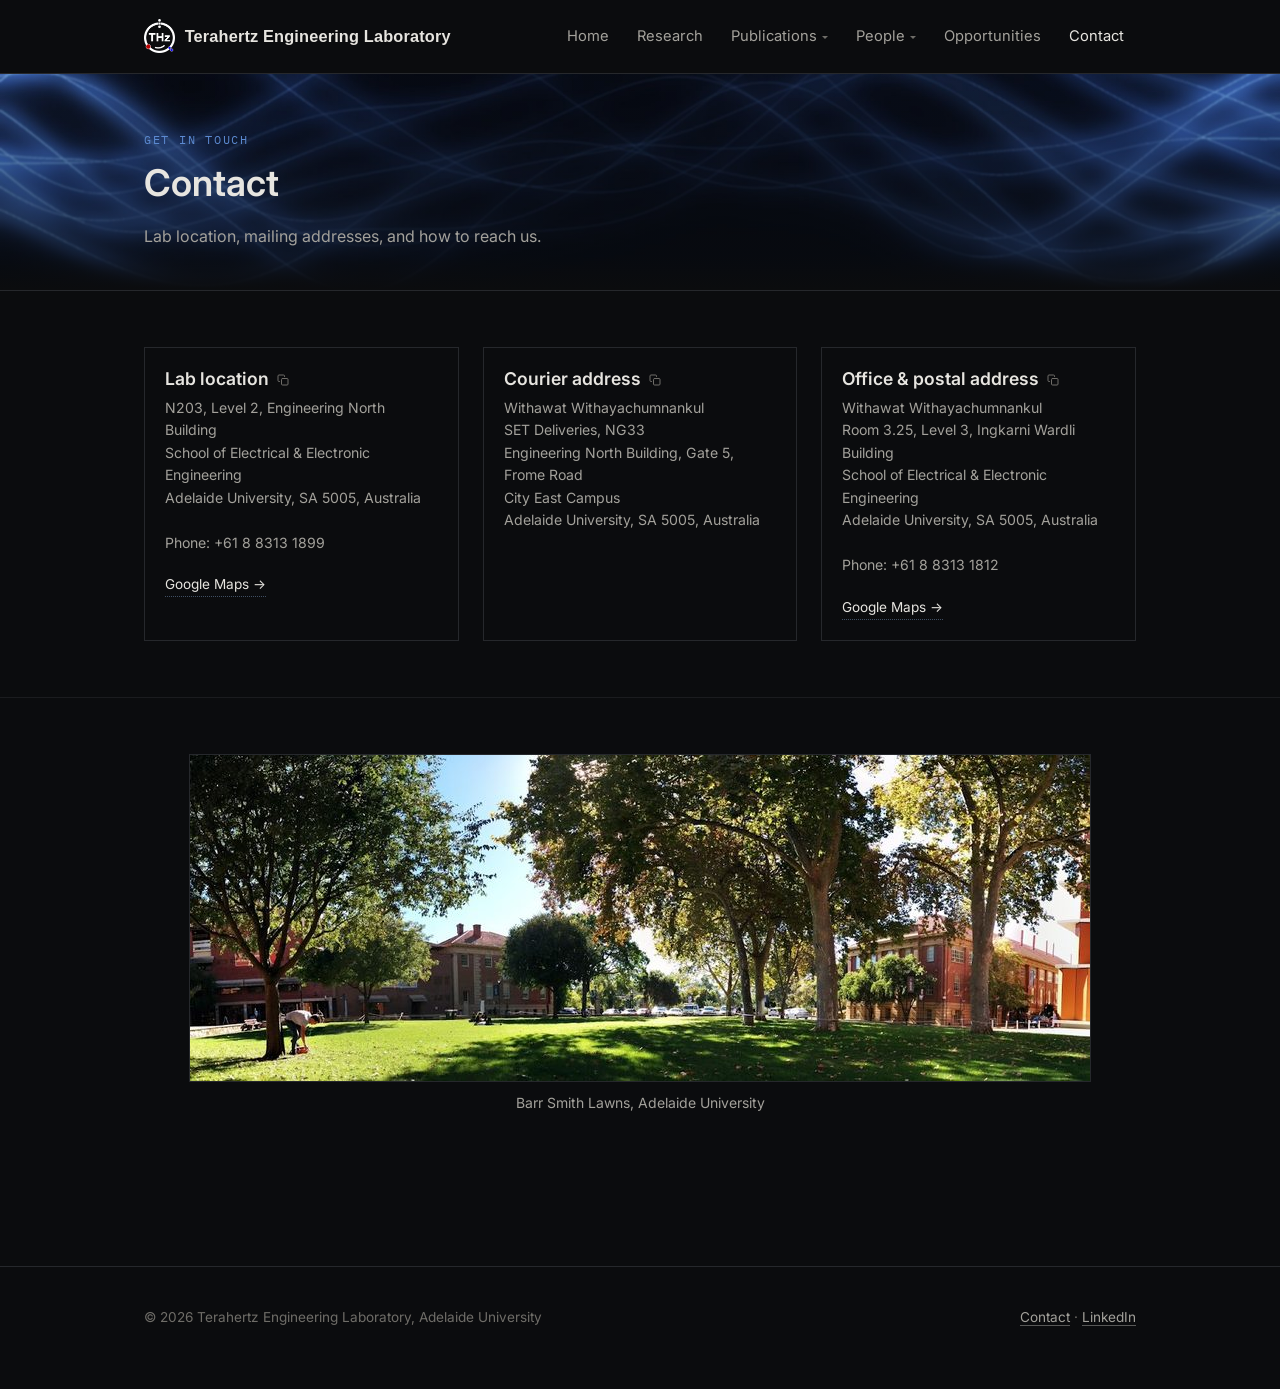
<file: contact.html>
<!DOCTYPE html>
<html lang="en">
<head>
<meta charset="UTF-8">
<meta name="viewport" content="width=device-width, initial-scale=1">
<meta http-equiv="Cache-Control" content="no-cache, no-store, must-revalidate">
<title>Contact — Terahertz Engineering Laboratory</title>
<meta name="description" content="Contact and location details for the Terahertz Engineering Laboratory, Adelaide University.">
<link rel="canonical" href="https://thz-el.org/contact.html">
<meta property="og:type" content="website">
<meta property="og:site_name" content="Terahertz Engineering Laboratory">
<meta property="og:title" content="Contact — Terahertz Engineering Laboratory">
<meta property="og:description" content="Contact and location details for the Terahertz Engineering Laboratory, Adelaide University.">
<meta property="og:url" content="https://thz-el.org/contact.html">
<meta property="og:image" content="https://thz-el.org/assets/img/group-photo-1.jpg">
<meta name="twitter:card" content="summary_large_image">
<link rel="icon" href="/assets/img/brand/favicon.png" type="image/png">
<link rel="preconnect" href="https://fonts.googleapis.com">
<link rel="preconnect" href="https://fonts.gstatic.com" crossorigin>
<link href="https://fonts.googleapis.com/css2?family=Inter:wght@400;500;600&family=IBM+Plex+Mono:wght@400;500&display=swap" rel="stylesheet">
<link rel="stylesheet" href="/assets/css/style.css?v=20260927d">
</head>
<body>

<header class="site-header">
  <div class="site-header-inner">
    <a class="brand plain" href="/index.html">
      <img class="brand-mark" src="/assets/img/brand/mark-white.png" alt="THz">
      <span class="brand-name">Terahertz Engineering Laboratory</span>
    </a>
    <nav class="primary-nav" aria-label="Primary">
      <ul>
        <li><a href="/index.html">Home</a></li>
        <li><a href="/research.html">Research</a></li>
        <li class="has-children">
          <button class="nav-parent" aria-expanded="false">Publications</button>
          <div class="submenu">
            <a href="/publications/journal-articles.html">Journal Articles</a>
            <a href="/publications/conference-presentations.html">Conference Presentations</a>
            <a href="/publications/phd-theses.html">PhD Theses</a>
            <a href="/publications/codes.html">Codes</a>
          </div>
        </li>
        <li class="has-children">
          <button class="nav-parent" aria-expanded="false">People</button>
          <div class="submenu">
            <a href="/people/researchers.html">Researchers</a>
            <a href="/people/alumni.html">Alumni</a>
            <a href="/people/coursework.html">Coursework Students</a>
            <a href="/people/visitors.html">Visitors</a>
          </div>
        </li>
        <li><a href="/opportunities.html">Opportunities</a></li>
        <li><a href="/contact.html" aria-current="page">Contact</a></li>
      </ul>
    </nav>
    <button class="nav-toggle" aria-label="Toggle navigation" aria-expanded="false"><span></span></button>
  </div>
</header>

<main>

  <section class="page-hero">
    <div class="wrap-wide">
      <p class="hero-eyebrow">Get in touch</p>
      <h1>Contact</h1>
      <p class="lead">Lab location, mailing addresses, and how to reach us.</p>
    </div>
  </section>

  <section class="block">
    <div class="wrap-wide">
      <div class="card-grid card-grid-compact">
        <div class="card">
          <h3>Lab location <button type="button" class="copy-btn copy-btn-sm" aria-label="Copy lab location address" data-copy="N203, Level 2, Engineering North Building&#10;School of Electrical &amp; Electronic Engineering&#10;Adelaide University, SA 5005, Australia"><svg viewBox="0 0 24 24" width="12" height="12" fill="none" stroke="currentColor" stroke-width="2" stroke-linecap="round" stroke-linejoin="round"><rect x="9" y="9" width="13" height="13" rx="2"></rect><path d="M5 15H4a2 2 0 0 1-2-2V4a2 2 0 0 1 2-2h9a2 2 0 0 1 2 2v1"></path></svg></button></h3>
          <p class="address">N203, Level 2, Engineering North Building<br>
          School of Electrical &amp; Electronic Engineering<br>
          Adelaide University, SA 5005, Australia</p>
          <p class="small">Phone: +61 8 8313 1899</p>
          <div class="entry-links"><a href="https://www.google.com/maps/search/?api=1&amp;query=Engineering+North+Building%2C+University+of+Adelaide">Google Maps &rarr;</a></div>
        </div>
        <div class="card">
          <h3>Courier address <button type="button" class="copy-btn copy-btn-sm" aria-label="Copy courier address" data-copy="Withawat Withayachumnankul&#10;SET Deliveries, NG33&#10;Engineering North Building, Gate 5, Frome Road&#10;City East Campus&#10;Adelaide University, SA 5005, Australia"><svg viewBox="0 0 24 24" width="12" height="12" fill="none" stroke="currentColor" stroke-width="2" stroke-linecap="round" stroke-linejoin="round"><rect x="9" y="9" width="13" height="13" rx="2"></rect><path d="M5 15H4a2 2 0 0 1-2-2V4a2 2 0 0 1 2-2h9a2 2 0 0 1 2 2v1"></path></svg></button></h3>
          <p class="address">Withawat Withayachumnankul<br>
          SET Deliveries, NG33<br>
          Engineering North Building, Gate 5, Frome Road<br>
          City East Campus<br>
          Adelaide University, SA 5005, Australia</p>
        </div>
        <div class="card">
          <h3>Office &amp; postal address <button type="button" class="copy-btn copy-btn-sm" aria-label="Copy office and postal address" data-copy="Withawat Withayachumnankul&#10;Room 3.25, Level 3, Ingkarni Wardli Building&#10;School of Electrical &amp; Electronic Engineering&#10;Adelaide University, SA 5005, Australia"><svg viewBox="0 0 24 24" width="12" height="12" fill="none" stroke="currentColor" stroke-width="2" stroke-linecap="round" stroke-linejoin="round"><rect x="9" y="9" width="13" height="13" rx="2"></rect><path d="M5 15H4a2 2 0 0 1-2-2V4a2 2 0 0 1 2-2h9a2 2 0 0 1 2 2v1"></path></svg></button></h3>
          <p class="address">Withawat Withayachumnankul<br>
          Room 3.25, Level 3, Ingkarni Wardli Building<br>
          School of Electrical &amp; Electronic Engineering<br>
          Adelaide University, SA 5005, Australia</p>
          <p class="small">Phone: +61 8 8313 1812</p>
          <div class="entry-links"><a href="https://www.google.com/maps/search/?api=1&amp;query=Ingkarni+Wardli+Building%2C+University+of+Adelaide">Google Maps &rarr;</a></div>
        </div>
      </div>
    </div>
  </section>

  <section class="block">
    <div class="wrap-wide" style="text-align:center;">
      <img src="/assets/img/barr-smith-lawns.jpg" alt="Barr Smith Lawns, Adelaide University" loading="lazy" style="display:block; margin:0 auto; max-width:100%; border:1px solid var(--line);">
      <p class="small" style="margin-top:10px;">Barr Smith Lawns, Adelaide University</p>
    </div>
  </section>

</main>

<footer class="site-footer">
  <div class="wrap-wide" style="display:block;">
    <div style="display:flex; justify-content:space-between; flex-wrap:wrap; gap:16px;">
      <span>&copy; <span data-copyright-year>2026</span> Terahertz Engineering Laboratory, Adelaide University</span>
      <span><a href="/contact.html">Contact</a> &middot; <a href="https://www.linkedin.com/company/thz-el">LinkedIn</a></span>
    </div>
  </div>
</footer>

<script src="/assets/js/main.js?v=20260927d"></script>
</body>
</html>
</file>
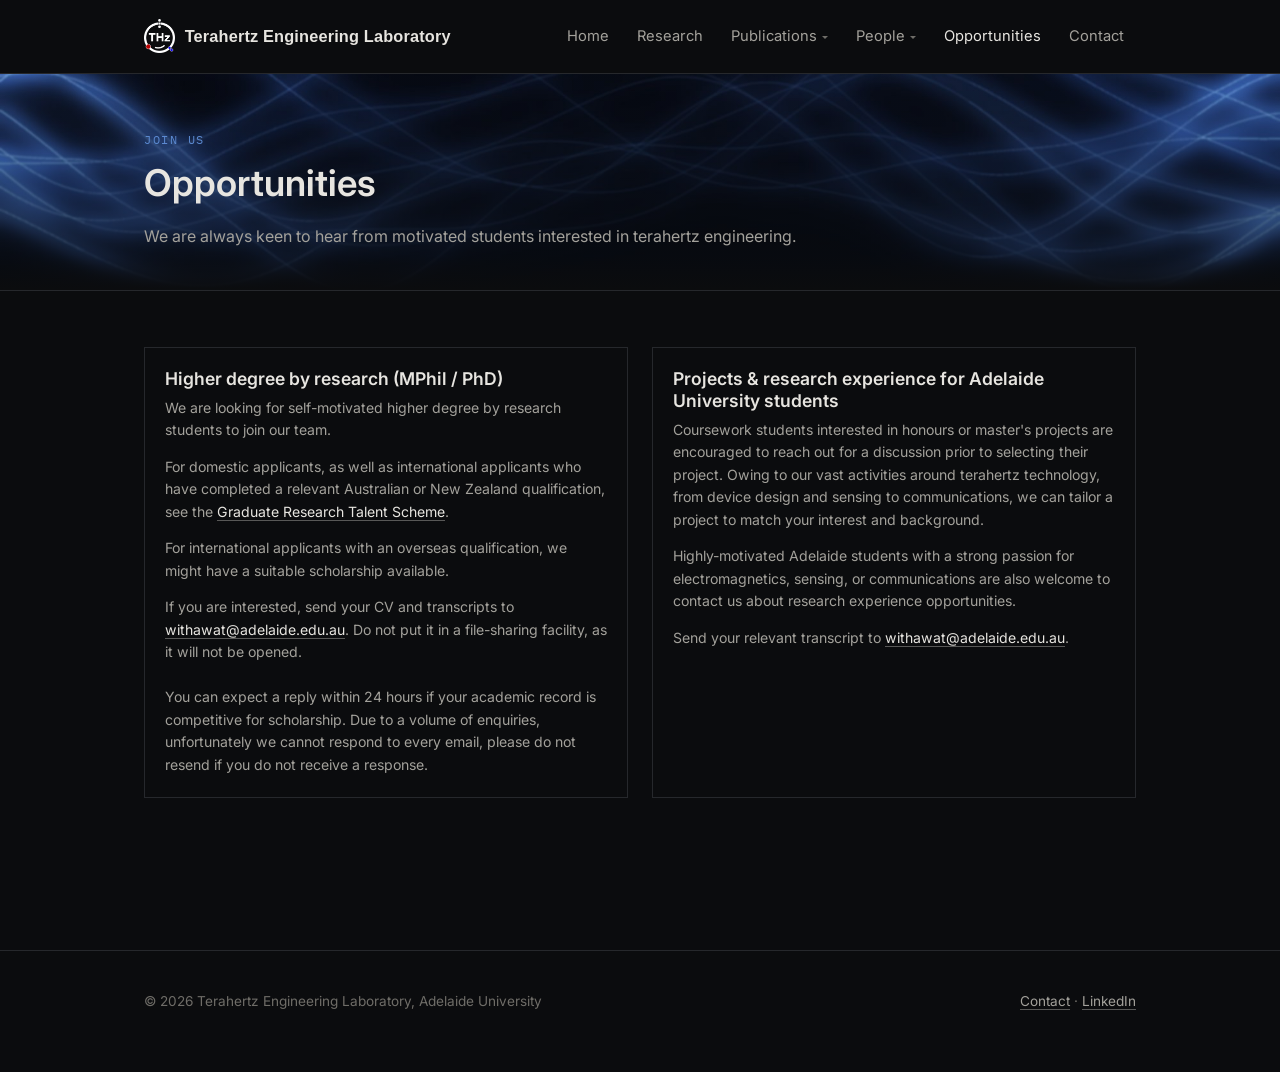
<file: opportunities.html>
<!DOCTYPE html>
<html lang="en">
<head>
<meta charset="UTF-8">
<meta name="viewport" content="width=device-width, initial-scale=1">
<meta http-equiv="Cache-Control" content="no-cache, no-store, must-revalidate">
<title>Opportunities — Terahertz Engineering Laboratory</title>
<meta name="description" content="Higher degree by research and coursework project opportunities at the Terahertz Engineering Laboratory, Adelaide University.">
<link rel="canonical" href="https://thz-el.org/opportunities.html">
<meta property="og:type" content="website">
<meta property="og:site_name" content="Terahertz Engineering Laboratory">
<meta property="og:title" content="Opportunities — Terahertz Engineering Laboratory">
<meta property="og:description" content="Higher degree by research and coursework project opportunities at the Terahertz Engineering Laboratory, Adelaide University.">
<meta property="og:url" content="https://thz-el.org/opportunities.html">
<meta property="og:image" content="https://thz-el.org/assets/img/group-photo-1.jpg">
<meta name="twitter:card" content="summary_large_image">
<link rel="icon" href="/assets/img/brand/favicon.png" type="image/png">
<link rel="preconnect" href="https://fonts.googleapis.com">
<link rel="preconnect" href="https://fonts.gstatic.com" crossorigin>
<link href="https://fonts.googleapis.com/css2?family=Inter:wght@400;500;600&family=IBM+Plex+Mono:wght@400;500&display=swap" rel="stylesheet">
<link rel="stylesheet" href="/assets/css/style.css?v=20260927d">
</head>
<body>

<header class="site-header">
  <div class="site-header-inner">
    <a class="brand plain" href="/index.html">
      <img class="brand-mark" src="/assets/img/brand/mark-white.png" alt="THz">
      <span class="brand-name">Terahertz Engineering Laboratory</span>
    </a>
    <nav class="primary-nav" aria-label="Primary">
      <ul>
        <li><a href="/index.html">Home</a></li>
        <li><a href="/research.html">Research</a></li>
        <li class="has-children">
          <button class="nav-parent" aria-expanded="false">Publications</button>
          <div class="submenu">
            <a href="/publications/journal-articles.html">Journal Articles</a>
            <a href="/publications/conference-presentations.html">Conference Presentations</a>
            <a href="/publications/phd-theses.html">PhD Theses</a>
            <a href="/publications/codes.html">Codes</a>
          </div>
        </li>
        <li class="has-children">
          <button class="nav-parent" aria-expanded="false">People</button>
          <div class="submenu">
            <a href="/people/researchers.html">Researchers</a>
            <a href="/people/alumni.html">Alumni</a>
            <a href="/people/coursework.html">Coursework Students</a>
            <a href="/people/visitors.html">Visitors</a>
          </div>
        </li>
        <li><a href="/opportunities.html" aria-current="page">Opportunities</a></li>
        <li><a href="/contact.html">Contact</a></li>
      </ul>
    </nav>
    <button class="nav-toggle" aria-label="Toggle navigation" aria-expanded="false"><span></span></button>
  </div>
</header>

<main>

  <section class="page-hero">
    <div class="wrap-wide">
      <p class="hero-eyebrow">Join us</p>
      <h1>Opportunities</h1>
      <p class="lead">We are always keen to hear from motivated students interested in terahertz engineering.</p>
    </div>
  </section>

  <section class="block">
    <div class="wrap-wide">
      <div class="card-grid">
        <div class="card">
          <h3>Higher degree by research (MPhil / PhD)</h3>
          <p>We are looking for self-motivated higher degree by research students to join our team.</p>
          <p>For domestic applicants, as well as international applicants who have completed a relevant Australian or New Zealand qualification, see the <a href="https://adelaide.edu.au/research/research-degrees/research-scholarships/">Graduate Research Talent Scheme</a>.</p>
          <p>For international applicants with an overseas qualification, we might have a suitable scholarship available.</p>
          <p>If you are interested, send your CV and transcripts to <a href="mailto:withawat@adelaide.edu.au">withawat@adelaide.edu.au</a>. Do not put it in a file-sharing facility, as it will not be opened.</p>
          <p class="small">You can expect a reply within 24 hours if your academic record is competitive for scholarship. Due to a volume of enquiries, unfortunately we cannot respond to every email, please do not resend if you do not receive a response.</p>
        </div>
        <div class="card">
          <h3>Projects &amp; research experience for Adelaide University students</h3>
          <p>Coursework students interested in honours or master's projects are encouraged to reach out for a discussion prior to selecting their project. Owing to our vast activities around terahertz technology, from device design and sensing to communications, we can tailor a project to match your interest and background.</p>
          <p>Highly-motivated Adelaide students with a strong passion for electromagnetics, sensing, or communications are also welcome to contact us about research experience opportunities.</p>
          <p>Send your relevant transcript to <a href="mailto:withawat@adelaide.edu.au">withawat@adelaide.edu.au</a>.</p>
        </div>
      </div>
    </div>
  </section>

</main>

<footer class="site-footer">
  <div class="wrap-wide" style="display:block;">
    <div style="display:flex; justify-content:space-between; flex-wrap:wrap; gap:16px;">
      <span>&copy; <span data-copyright-year>2026</span> Terahertz Engineering Laboratory, Adelaide University</span>
      <span><a href="/contact.html">Contact</a> &middot; <a href="https://www.linkedin.com/company/thz-el">LinkedIn</a></span>
    </div>
  </div>
</footer>

<script src="/assets/js/main.js?v=20260927d"></script>
</body>
</html>
</file>
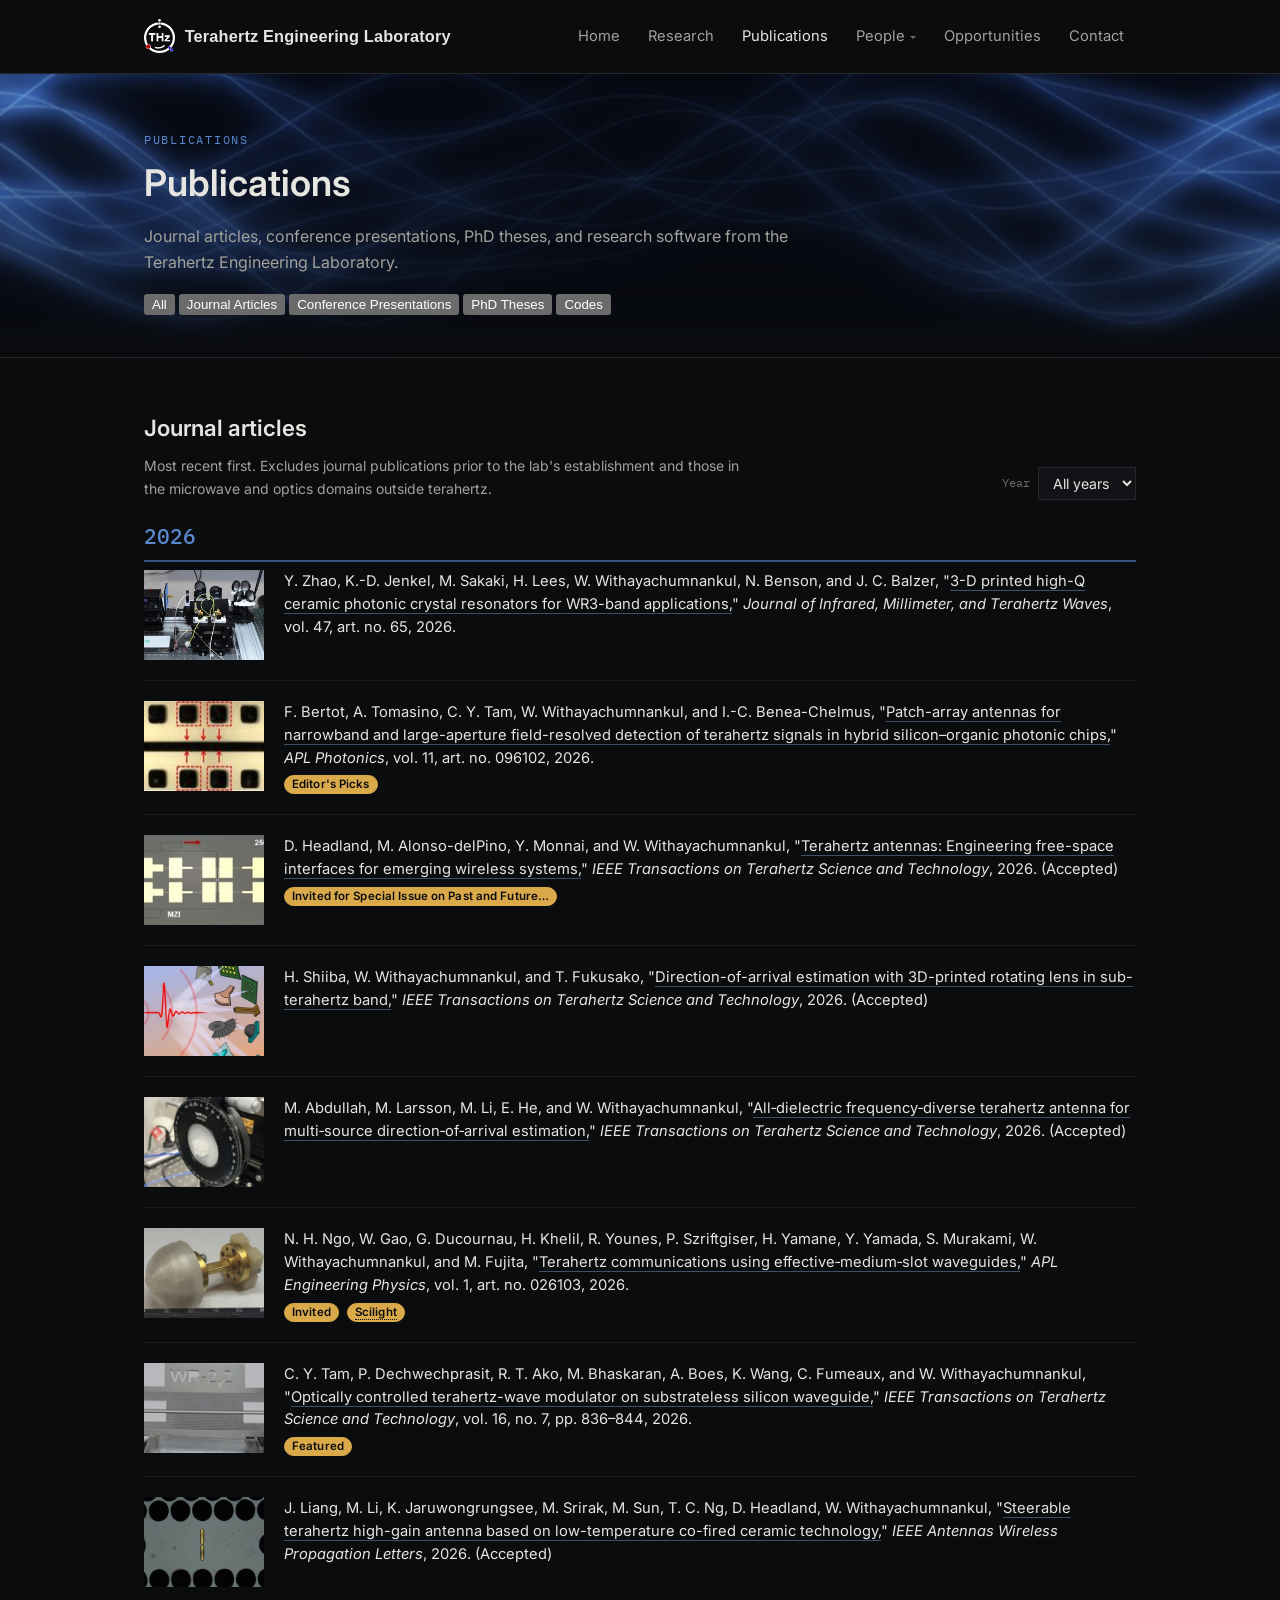
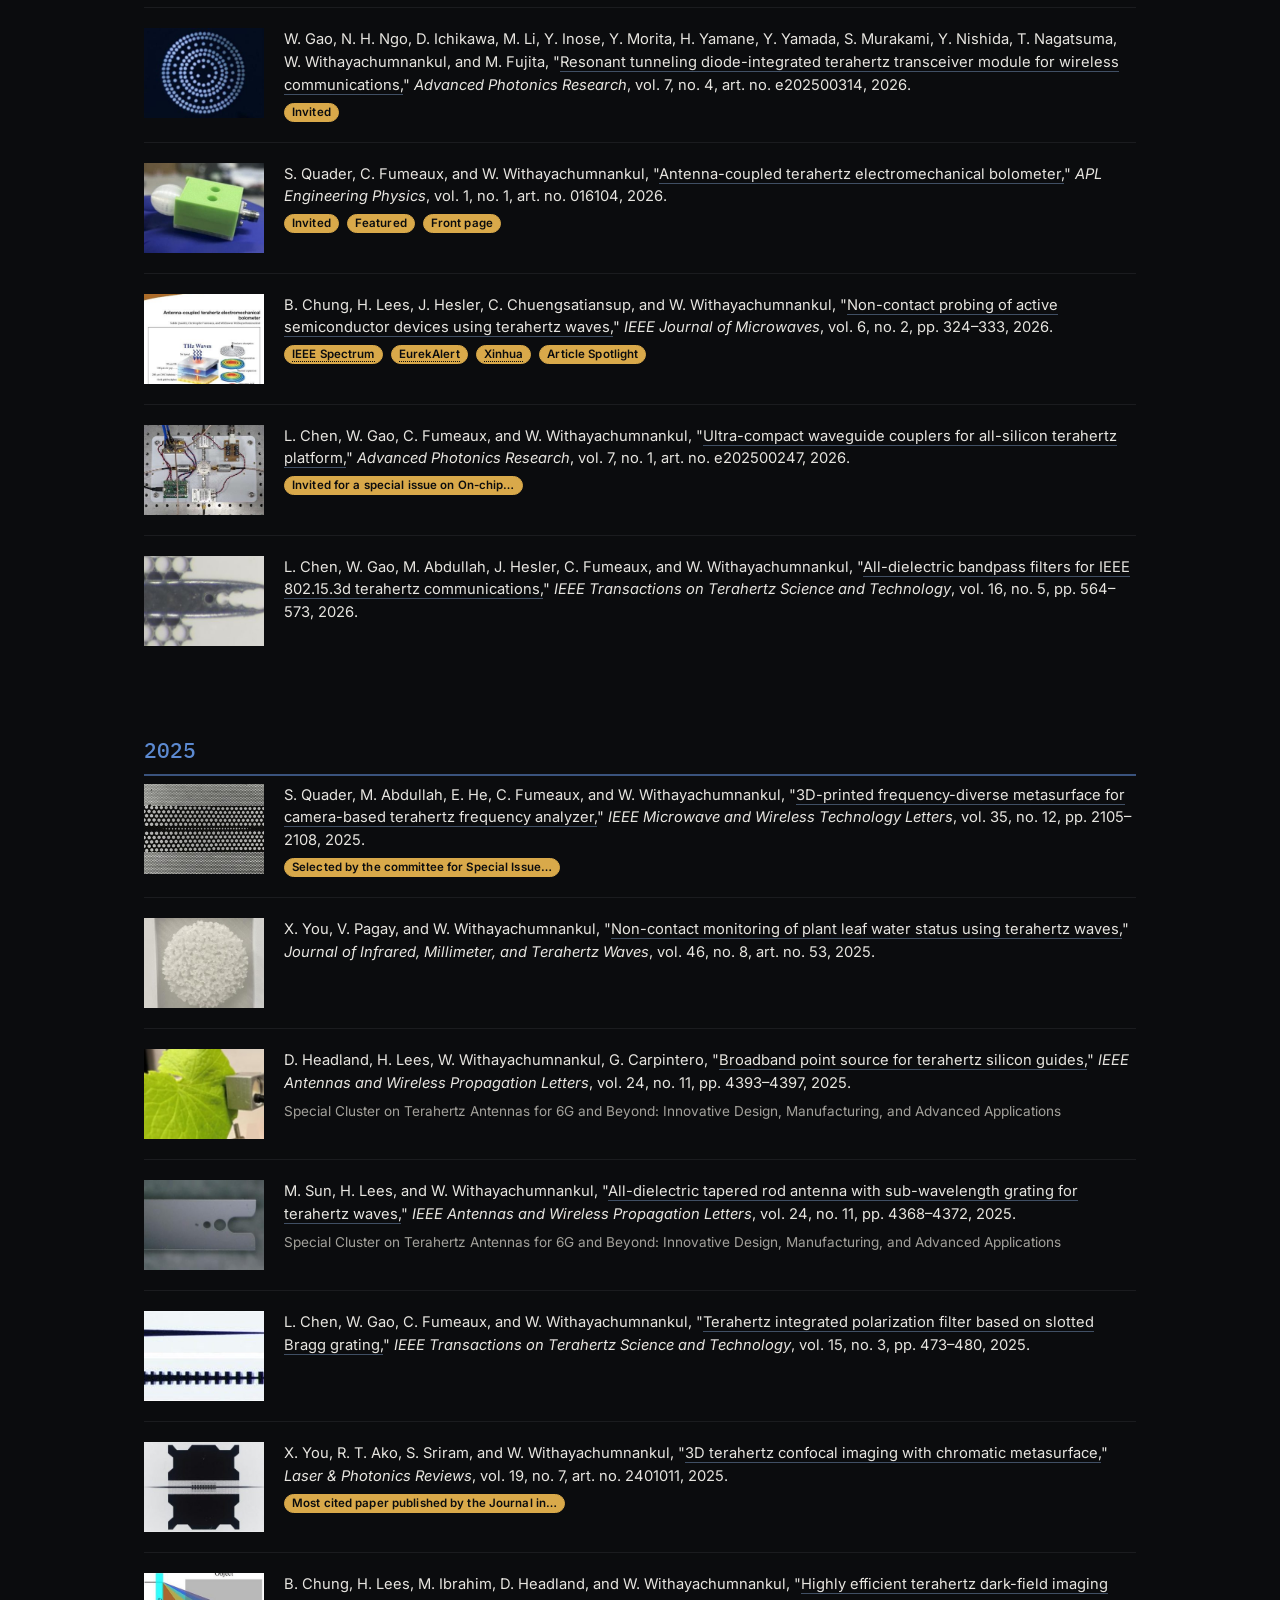
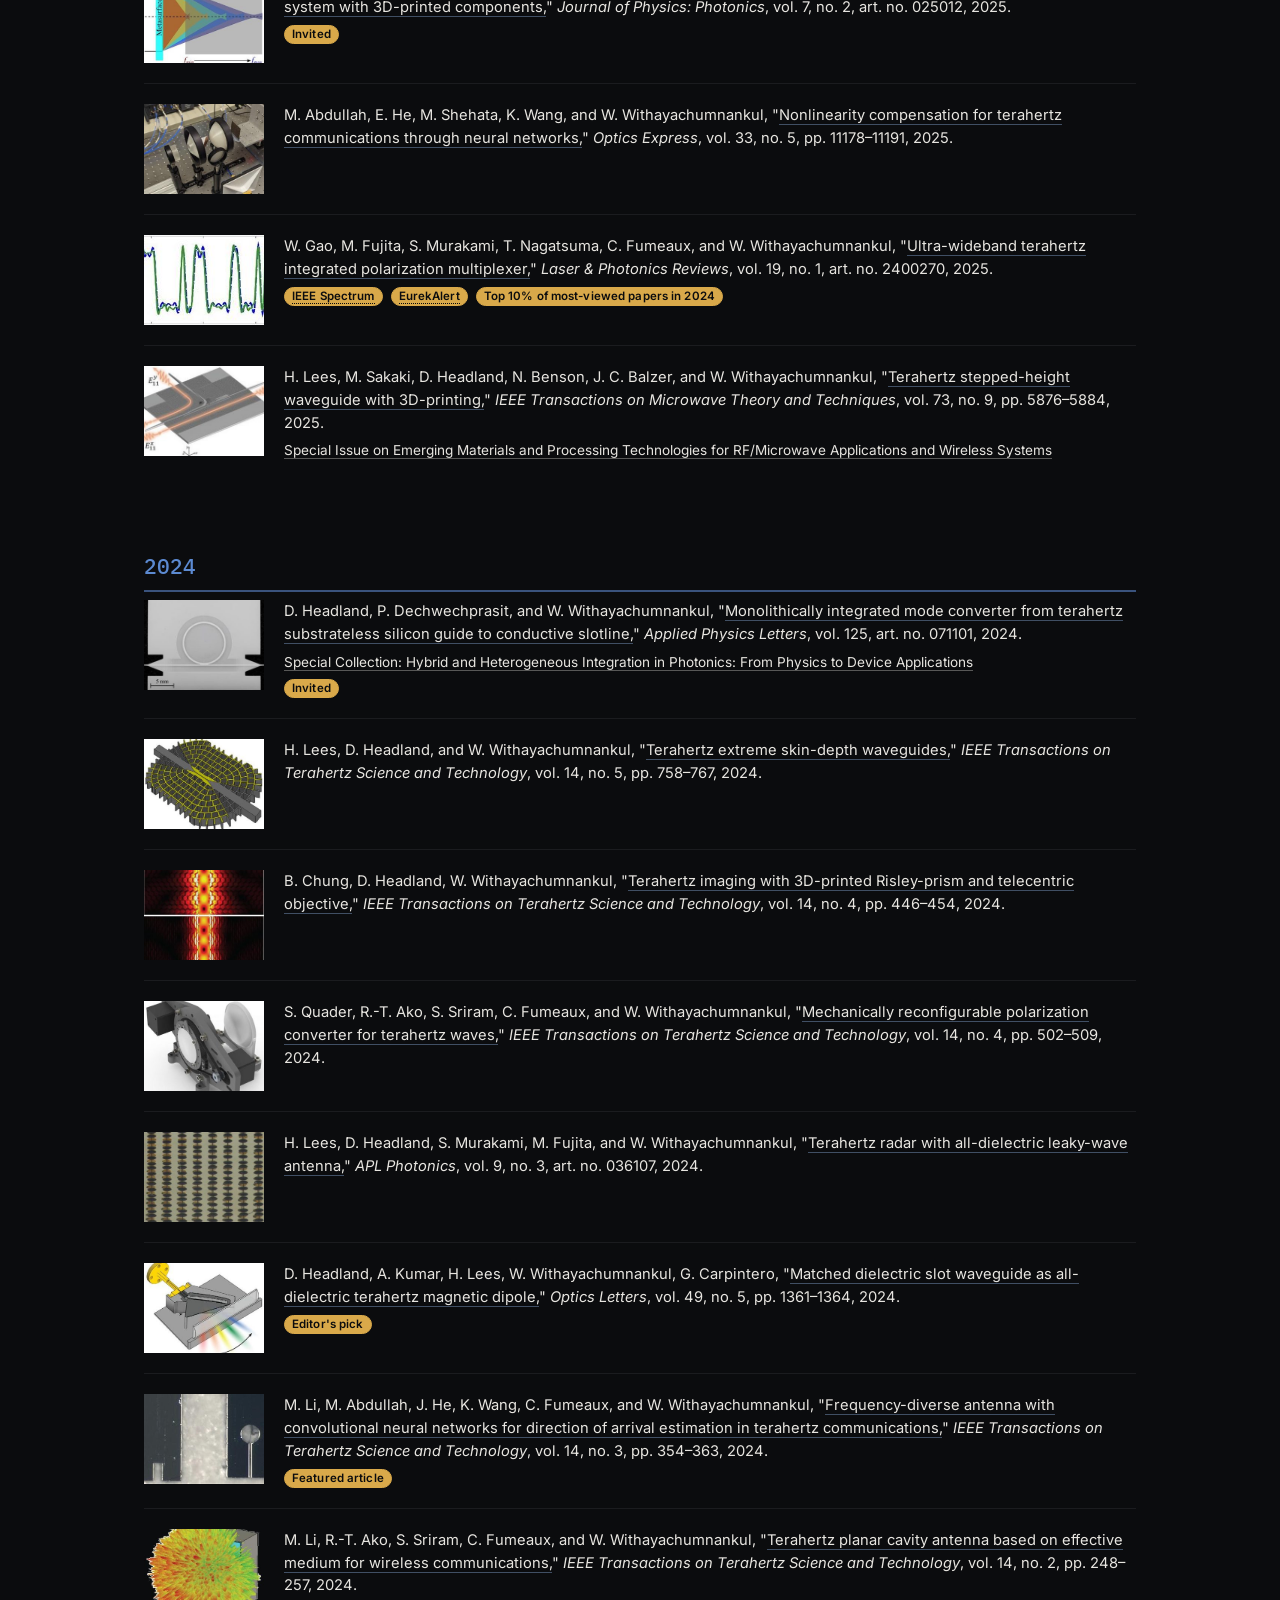
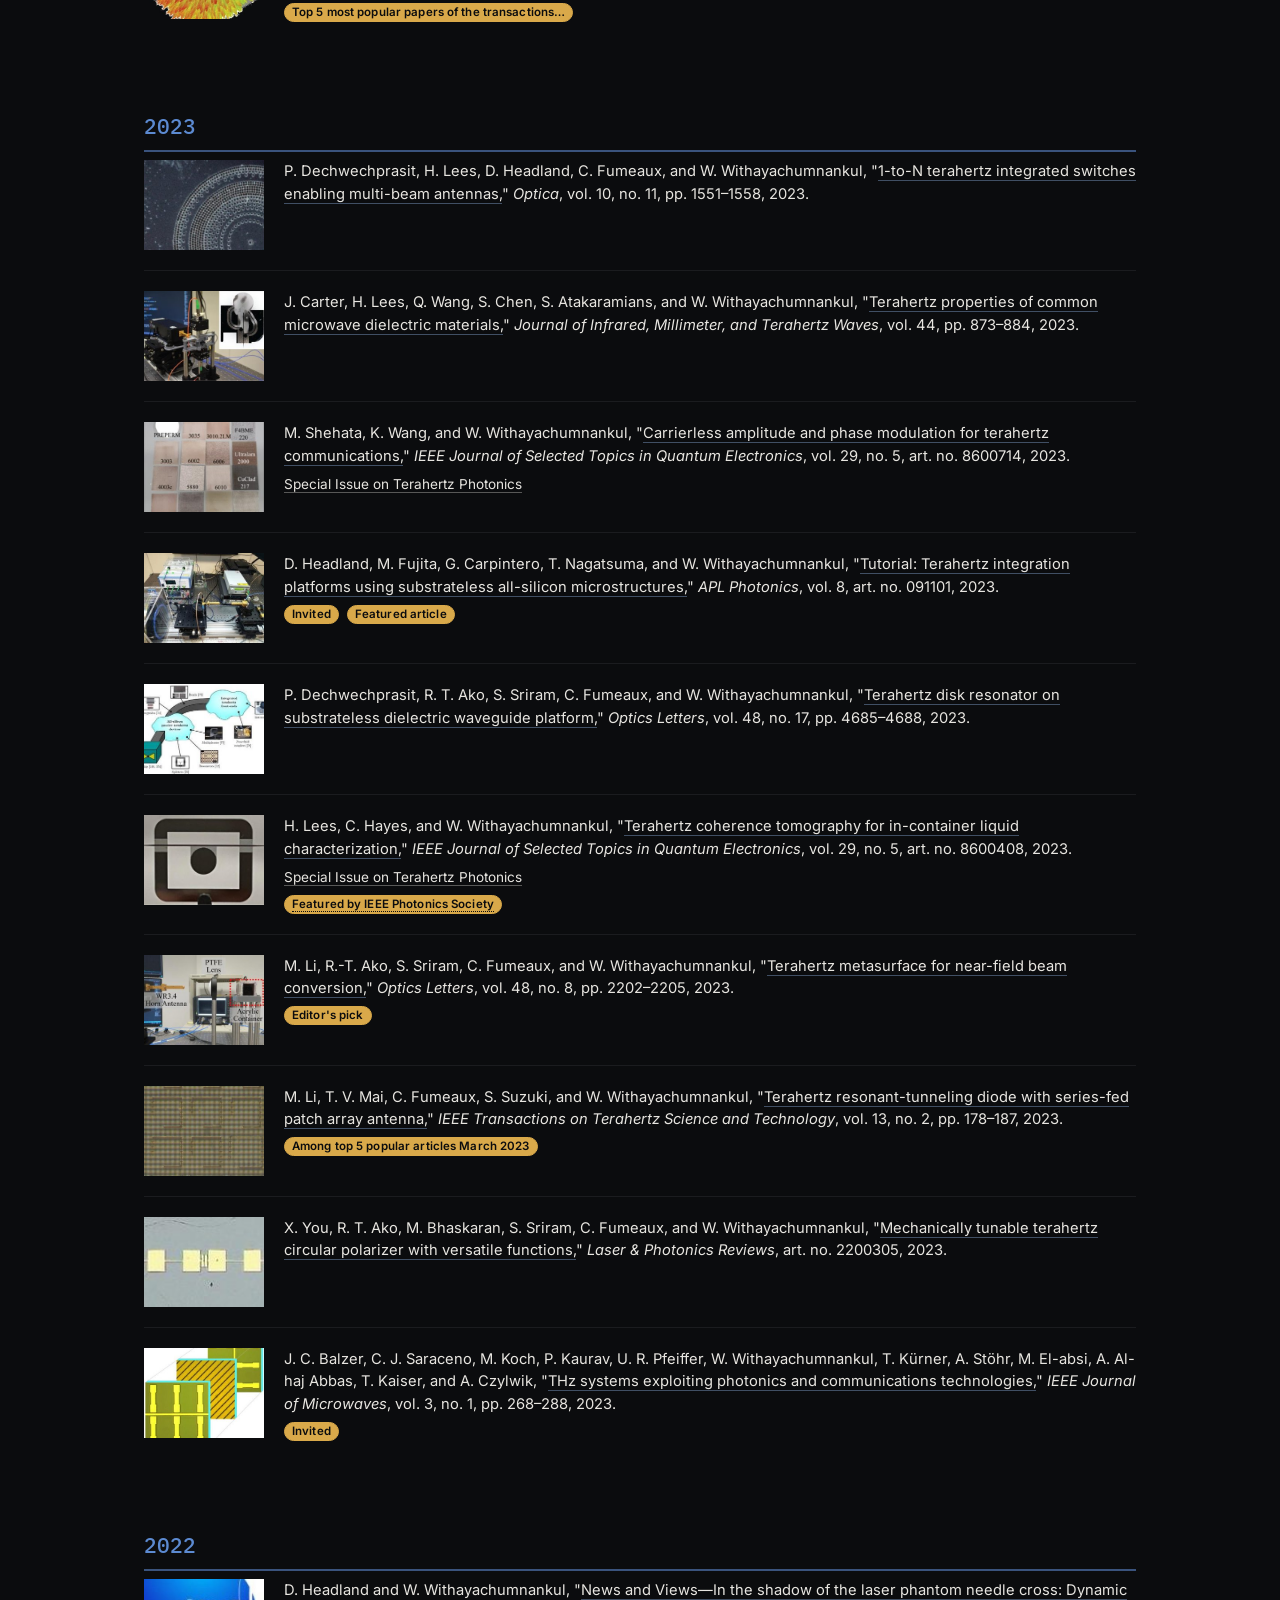
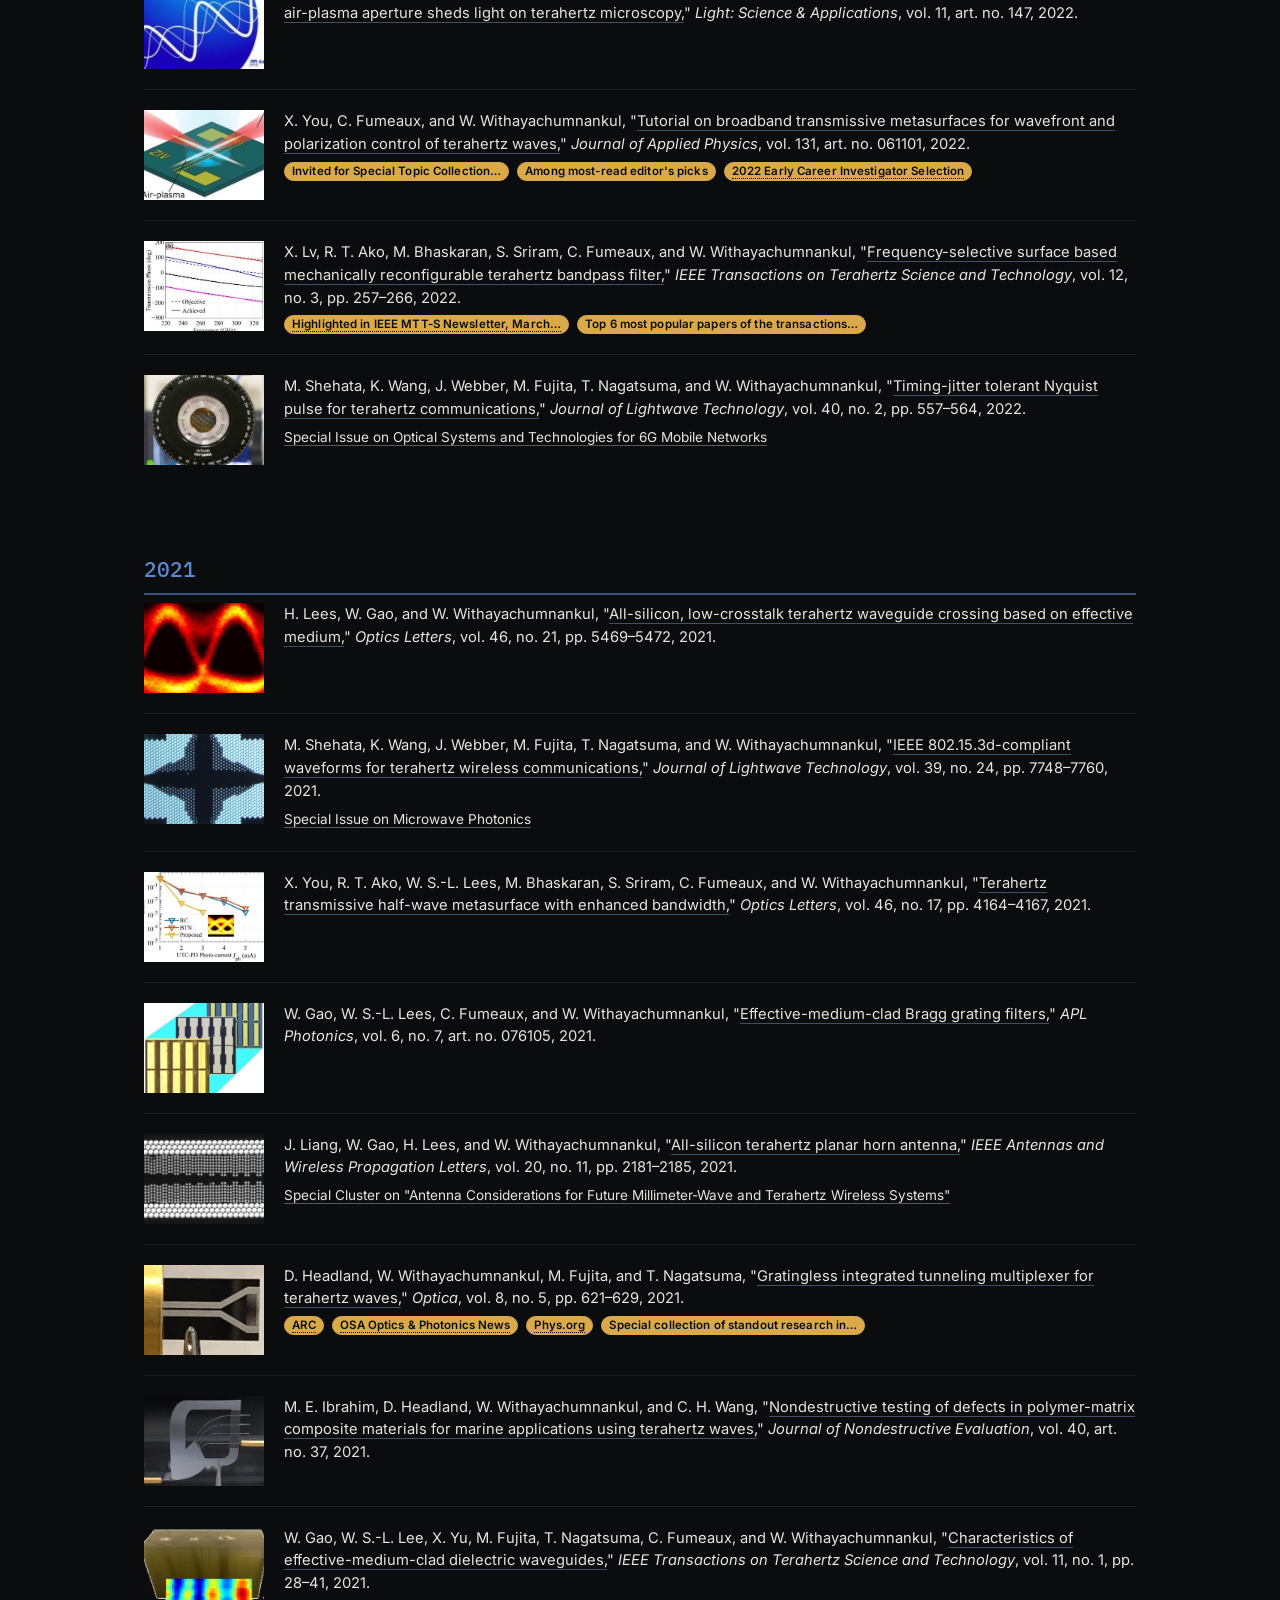
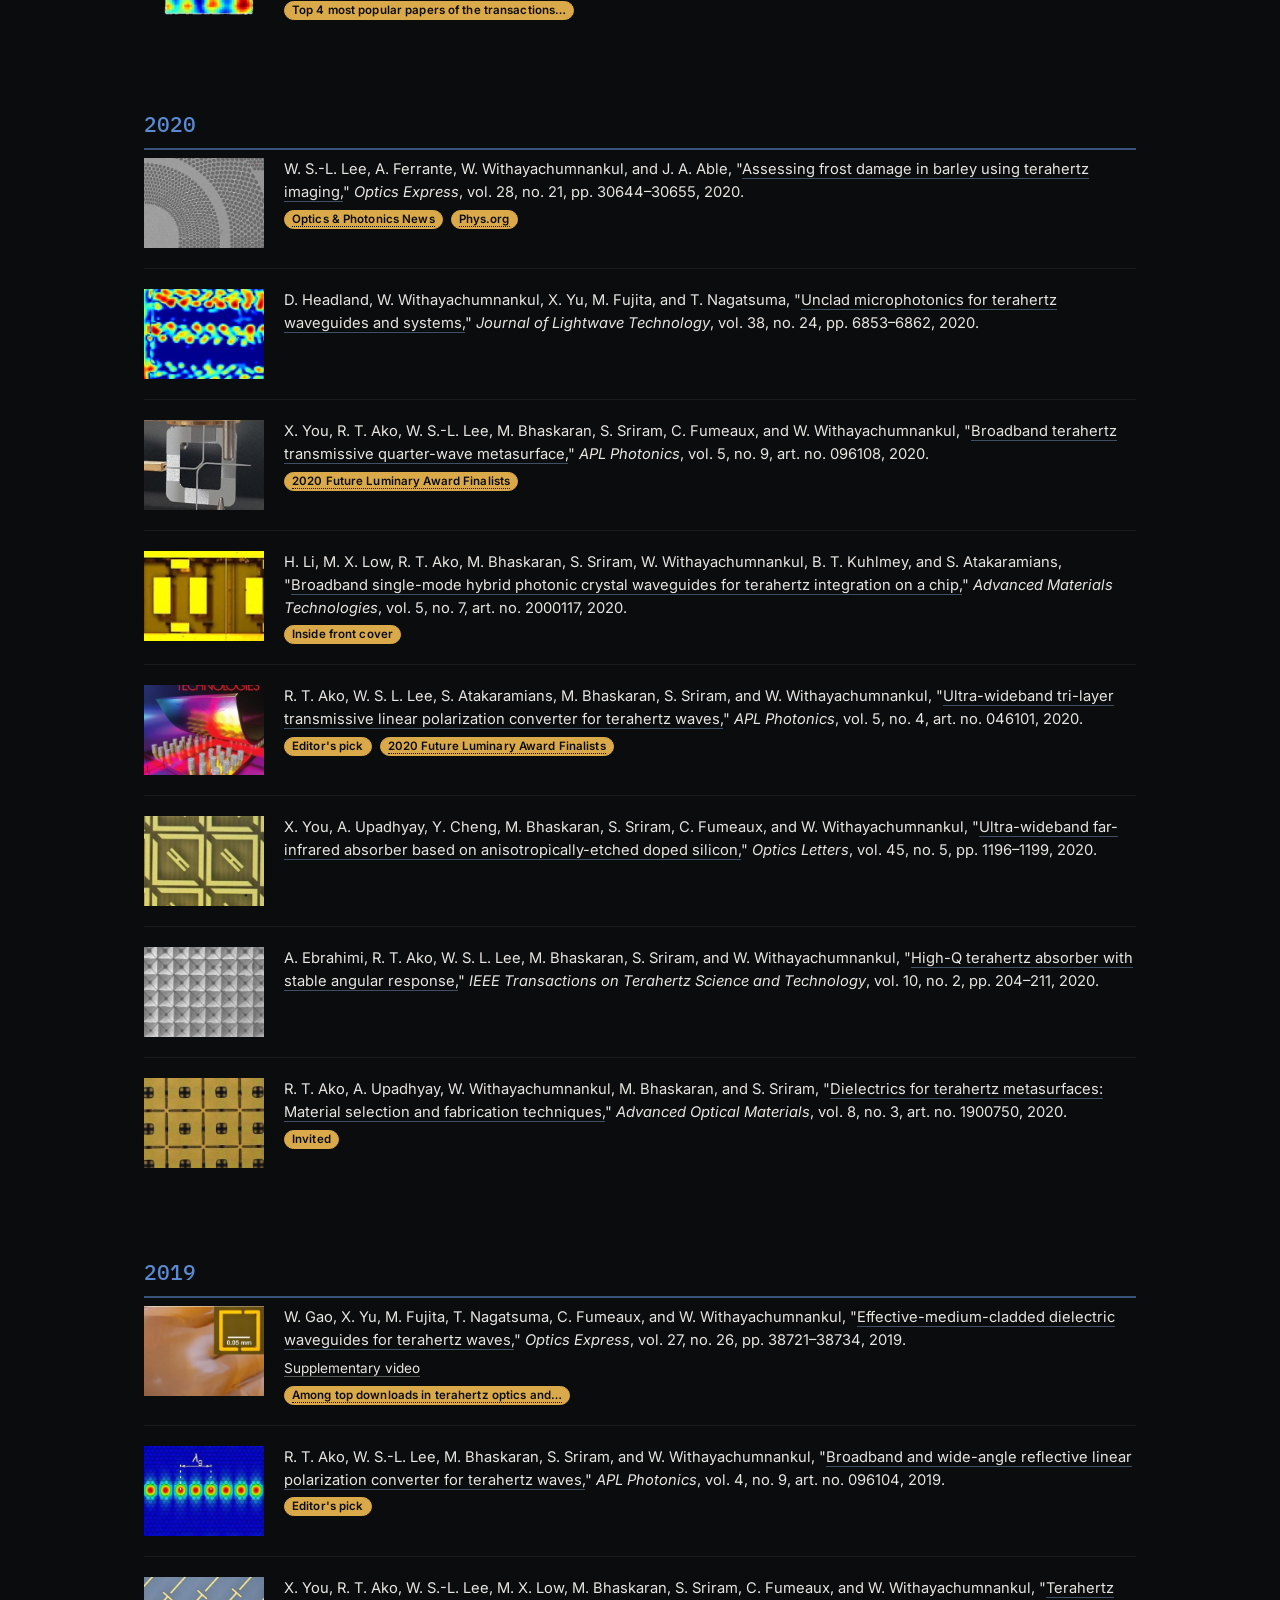
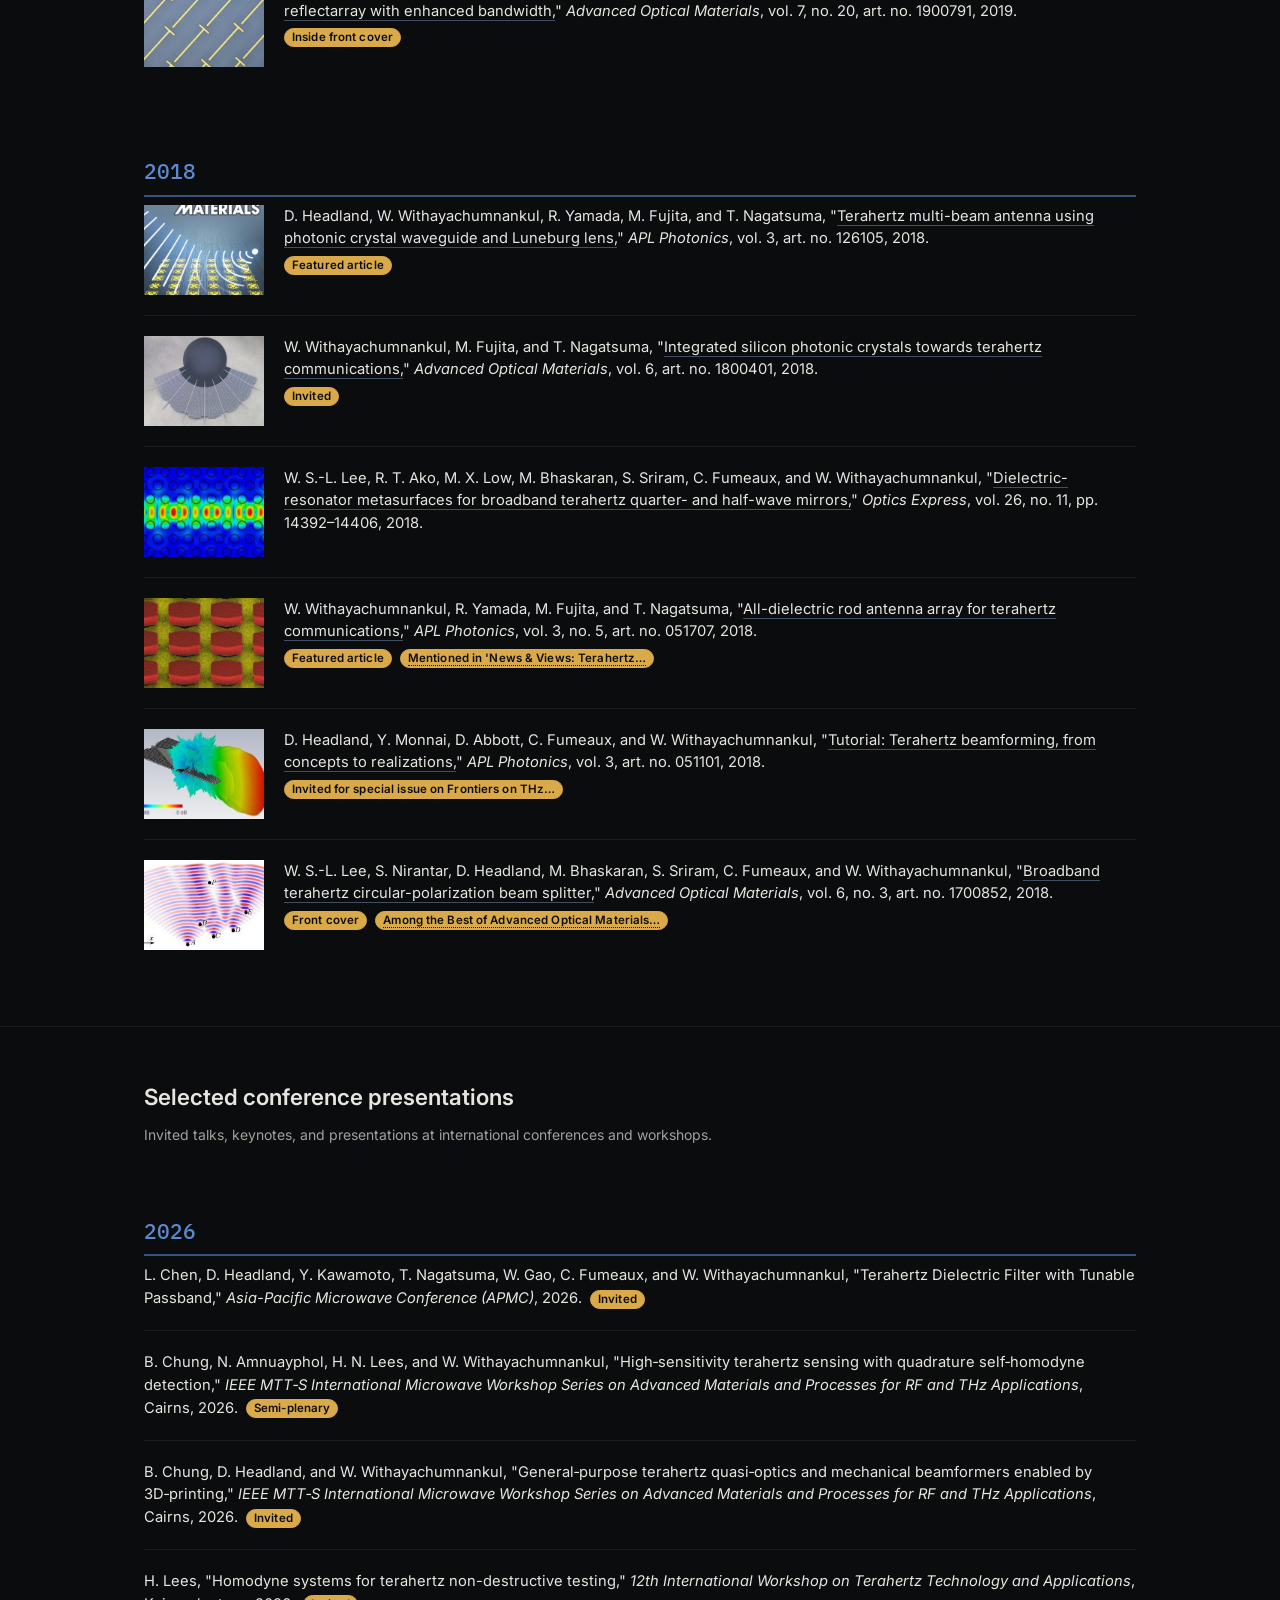
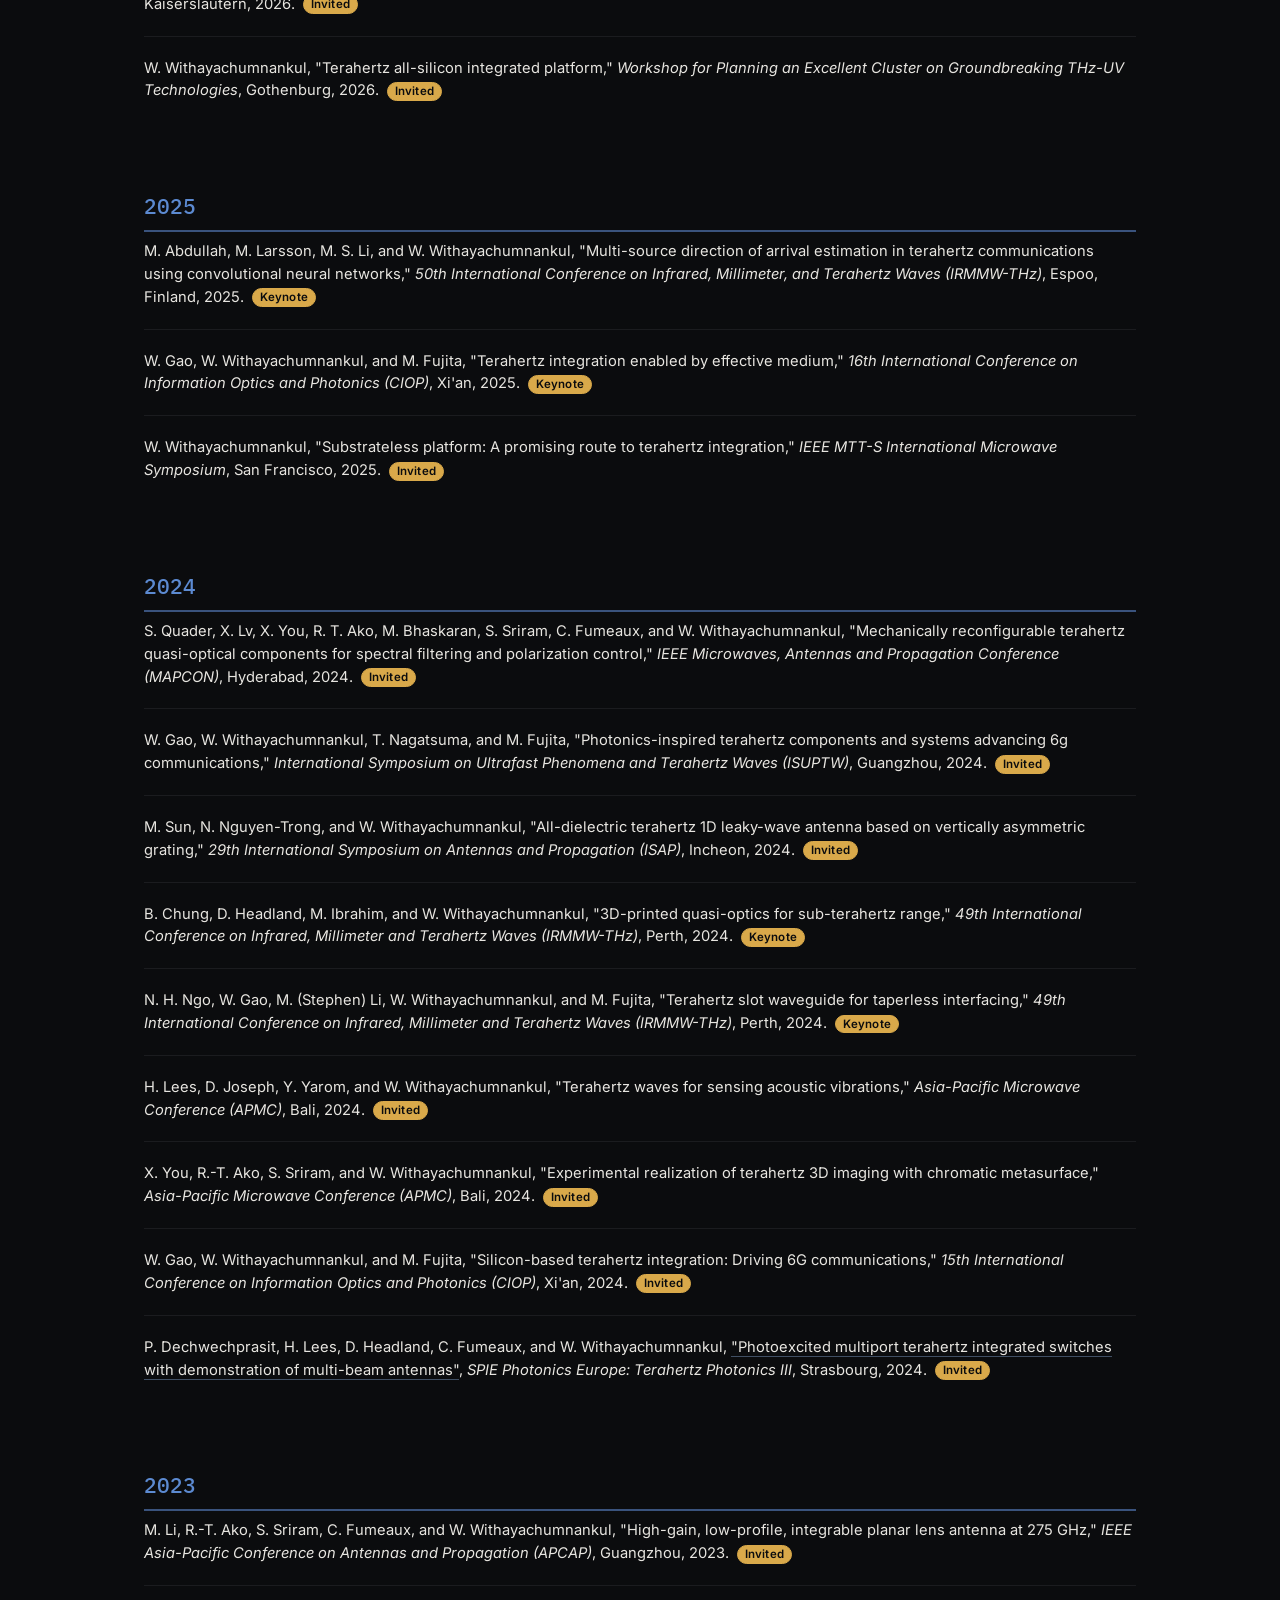
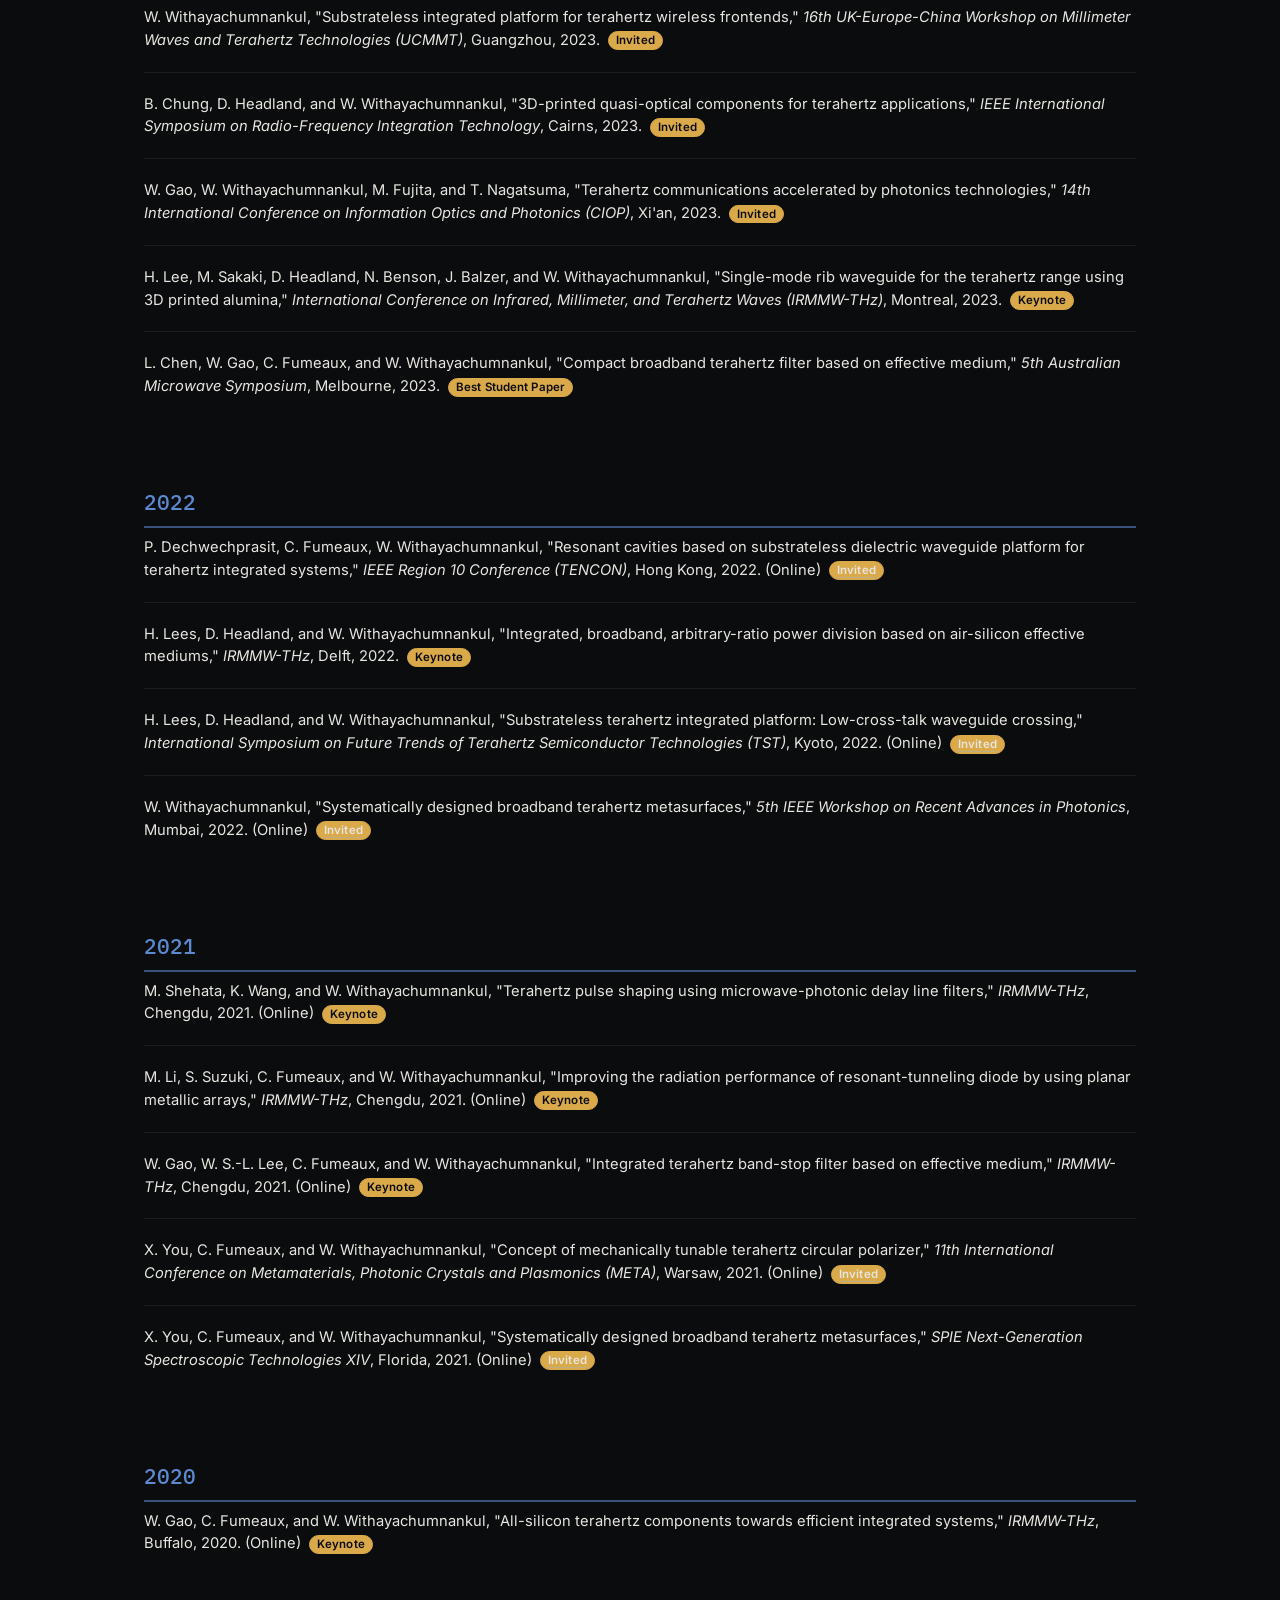
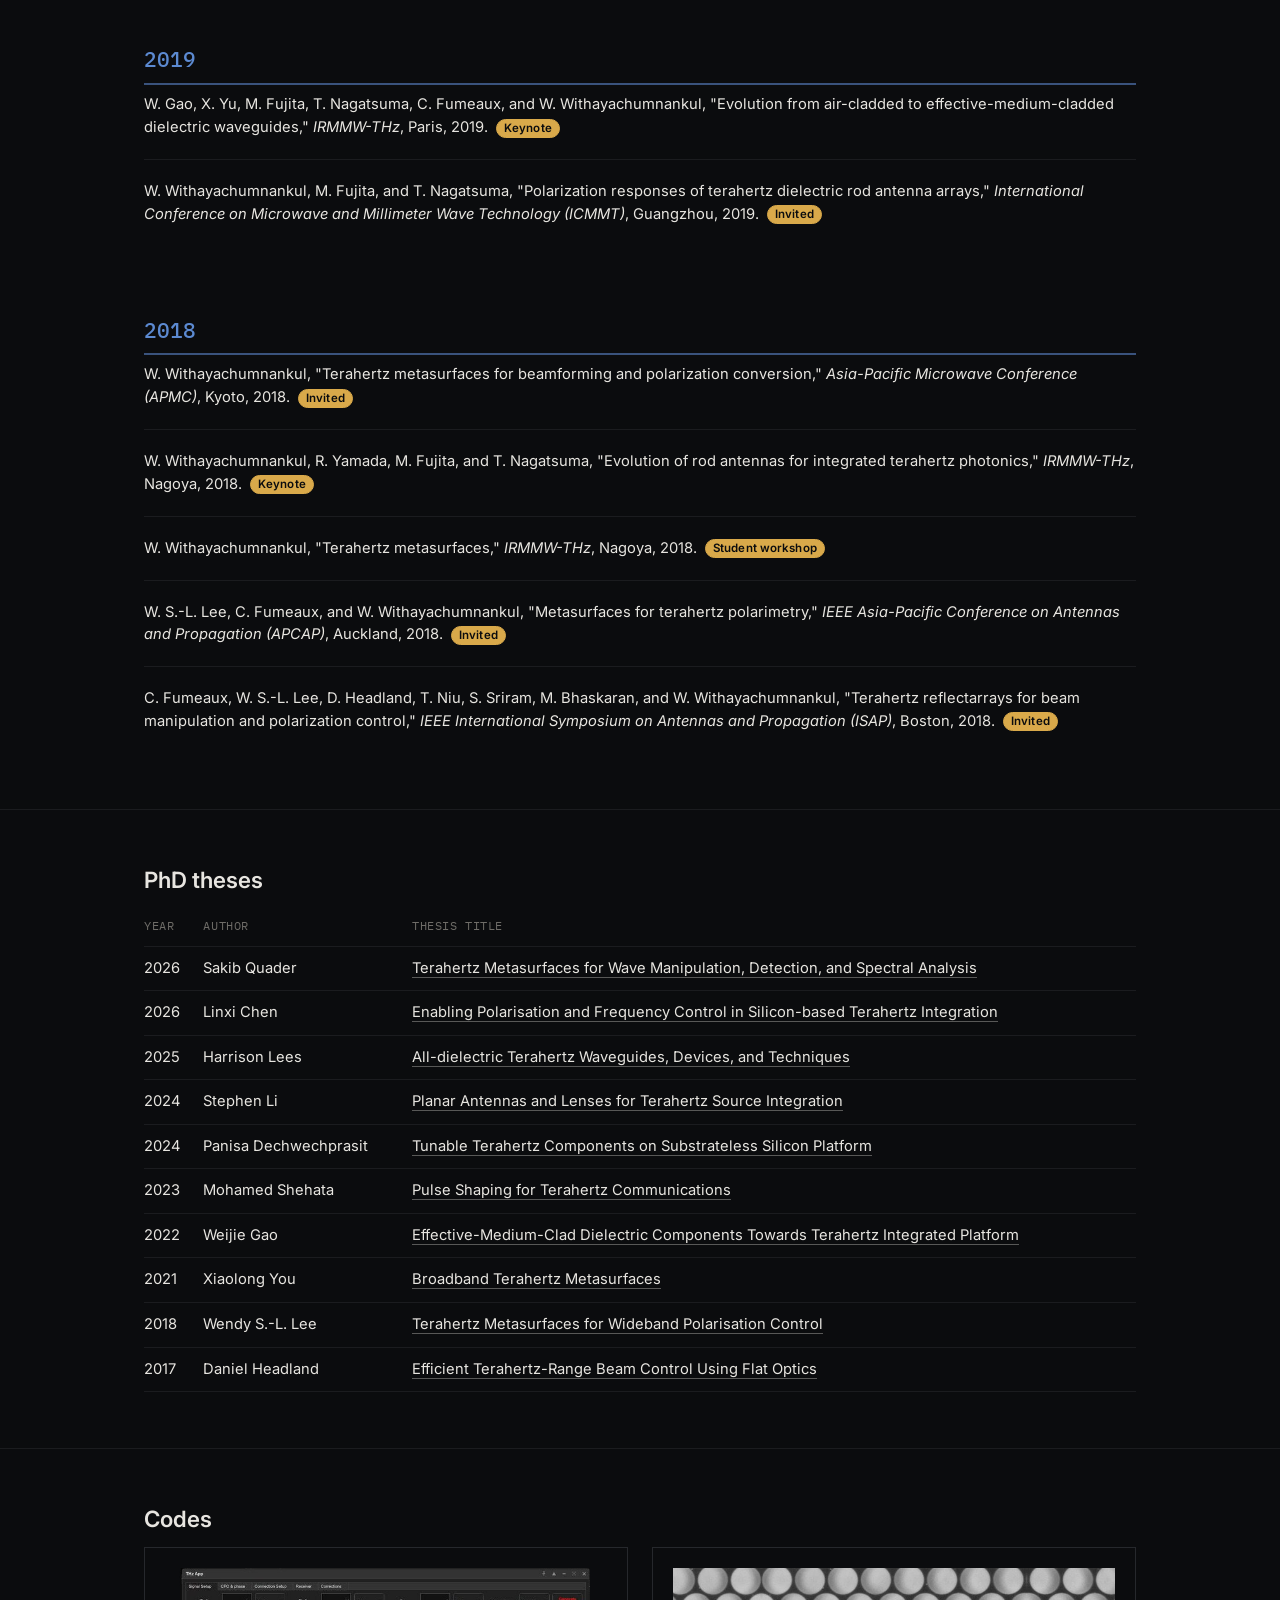
<file: publications.html>
<!DOCTYPE html>
<html lang="en">
<head>
<meta charset="UTF-8">
<meta name="viewport" content="width=device-width, initial-scale=1">
<meta http-equiv="Cache-Control" content="no-cache, no-store, must-revalidate">
<title>Publications — Terahertz Engineering Laboratory</title>
<meta name="description" content="Journal articles, conference presentations, PhD theses, and research software from the Terahertz Engineering Laboratory, Adelaide University.">
<link rel="icon" href="/assets/img/brand/favicon.png" type="image/png">
<link rel="preconnect" href="https://fonts.googleapis.com">
<link rel="preconnect" href="https://fonts.gstatic.com" crossorigin>
<link href="https://fonts.googleapis.com/css2?family=Inter:wght@400;500;600&family=IBM+Plex+Mono:wght@400;500&display=swap" rel="stylesheet">
<link rel="stylesheet" href="/assets/css/style.css?v=20260921g">
</head>
<body>

<header class="site-header">
  <div class="site-header-inner">
    <a class="brand plain" href="/index.html">
      <img class="brand-mark" src="/assets/img/brand/mark-white.png" alt="THz">
      <span class="brand-name">Terahertz Engineering Laboratory</span>
    </a>
    <nav class="primary-nav" aria-label="Primary">
      <ul>
        <li><a href="/index.html">Home</a></li>
        <li><a href="/research.html">Research</a></li>
        <li><a href="/publications.html" aria-current="page">Publications</a></li>
        <li class="has-children">
          <button class="nav-parent" aria-expanded="false">People</button>
          <div class="submenu">
            <a href="/people/researchers.html">Researchers</a>
            <a href="/people/alumni.html">Alumni</a>
            <a href="/people/coursework.html">Coursework Students</a>
            <a href="/people/visitors.html">Visitors</a>
          </div>
        </li>
        <li><a href="/opportunities.html">Opportunities</a></li>
        <li><a href="/contact.html">Contact</a></li>
      </ul>
    </nav>
    <button class="nav-toggle" aria-label="Toggle navigation" aria-expanded="false"><span></span></button>
  </div>
</header>

<main>

  <section class="page-hero">
    <div class="wrap-wide">
      <p class="hero-eyebrow">Publications</p>
      <h1>Publications</h1>
      <p class="lead">Journal articles, conference presentations, PhD theses, and research software from the Terahertz Engineering Laboratory.</p>
      <div class="filter-tabs" role="tablist" aria-label="Filter publications by type">
        <button class="filter-tab" data-filter="all" aria-pressed="true">All</button>
        <button class="filter-tab" data-filter="journal" aria-pressed="false">Journal Articles</button>
        <button class="filter-tab" data-filter="conference" aria-pressed="false">Conference Presentations</button>
        <button class="filter-tab" data-filter="theses" aria-pressed="false">PhD Theses</button>
        <button class="filter-tab" data-filter="codes" aria-pressed="false">Codes</button>
      </div>
    </div>
  </section>

  <section class="block pub-section" data-type="journal">
    <div class="wrap-wide">
      <div style="display:flex; justify-content:space-between; align-items:flex-end; flex-wrap:wrap; gap:16px;">
        <div>
          <h2>Journal articles</h2>
          <p class="prose small" style="margin-bottom:0;">Most recent first. Excludes journal publications prior to the lab's establishment and those in the microwave and optics domains outside terahertz.</p>
        </div>
        <label class="year-filter-label">Year
          <select id="journal-year-filter" class="year-filter">
            <option value="all">All years</option>
          <option value="2026">2026</option>
          <option value="2025">2025</option>
          <option value="2024">2024</option>
          <option value="2023">2023</option>
          <option value="2022">2022</option>
          <option value="2021">2021</option>
          <option value="2020">2020</option>
          <option value="2019">2019</option>
          <option value="2018">2018</option>
          </select>
        </label>
      </div>
      <div style="margin-top:24px;">
    <div class="year-block" data-year="2026">
      <h3 class="year-heading">2026</h3>
      <ul class="pub-list">
      <li class="pub-entry">
        <img class="pub-thumb" src="/assets/img/publications/j0.jpg" alt="" loading="lazy">
        <div class="entry-body">
          <p class="entry-title">Y. Zhao, K.-D. Jenkel, M. Sakaki, H. Lees, W. Withayachumnankul, N. Benson, and J. C. Balzer, "<a href="https://doi.org/10.1007/s10762-026-01173-w">3-D printed high-Q ceramic photonic crystal resonators for WR3-band applications,</a>" <em>Journal of Infrared, Millimeter, and Terahertz Waves</em>, vol. 47, art. no. 65, 2026.</p>
          
          
        </div>
      </li>
      <li class="pub-entry">
        <img class="pub-thumb" src="/assets/img/publications/j1.jpg" alt="" loading="lazy">
        <div class="entry-body">
          <p class="entry-title">F. Bertot, A. Tomasino, C. Y. Tam, W. Withayachumnankul, and I.-C. Benea-Chelmus, "<a href="https://doi.org/10.1063/5.0335962">Patch-array antennas for narrowband and large-aperture field-resolved detection of terahertz signals in hybrid silicon–organic photonic chips,</a>" <em>APL Photonics</em>, vol. 11, art. no. 096102, 2026.</p>
          
          <span class="tag-row" style="margin-top:6px;"><span class="tag tag-award">Editor&#x27;s Picks</span></span>
        </div>
      </li>
      <li class="pub-entry">
        <img class="pub-thumb" src="/assets/img/publications/j2.jpg" alt="" loading="lazy">
        <div class="entry-body">
          <p class="entry-title">D. Headland, M. Alonso-delPino, Y. Monnai, and W. Withayachumnankul, "<a href="https://doi.org/10.1109/TTHZ.2026.3725841">Terahertz antennas: Engineering free-space interfaces for emerging wireless systems,</a>" <em>IEEE Transactions on Terahertz Science and Technology</em>, 2026. (Accepted)</p>
          
          <span class="tag-row" style="margin-top:6px;"><span class="tag tag-award" title="Invited for Special Issue on Past and Future of THz Science and Technology">Invited for Special Issue on Past and Future…</span></span>
        </div>
      </li>
      <li class="pub-entry">
        <img class="pub-thumb" src="/assets/img/publications/j3.jpg" alt="" loading="lazy">
        <div class="entry-body">
          <p class="entry-title">H. Shiiba, W. Withayachumnankul, and T. Fukusako, "<a href="https://doi.org/10.1109/TTHZ.2026.3718777">Direction-of-arrival estimation with 3D-printed rotating lens in sub-terahertz band,</a>" <em>IEEE Transactions on Terahertz Science and Technology</em>, 2026. (Accepted)</p>
          
          
        </div>
      </li>
      <li class="pub-entry">
        <img class="pub-thumb" src="/assets/img/publications/j4.jpg" alt="" loading="lazy">
        <div class="entry-body">
          <p class="entry-title">M. Abdullah, M. Larsson, M. Li, E. He, and W. Withayachumnankul, "<a href="https://doi.org/10.1109/TTHZ.2026.3708770">All‑dielectric frequency‑diverse terahertz antenna for multi‑source direction‑of‑arrival estimation,</a>" <em>IEEE Transactions on Terahertz Science and Technology</em>, 2026. (Accepted)</p>
          
          
        </div>
      </li>
      <li class="pub-entry">
        <img class="pub-thumb" src="/assets/img/publications/j5.jpg" alt="" loading="lazy">
        <div class="entry-body">
          <p class="entry-title">N. H. Ngo, W. Gao, G. Ducournau, H. Khelil, R. Younes, P. Szriftgiser, H. Yamane, Y. Yamada, S. Murakami, W. Withayachumnankul, and M. Fujita, "<a href="https://doi.org/10.1063/5.0322259">Terahertz communications using effective‑medium‑slot waveguides,</a>" <em>APL Engineering Physics</em>, vol. 1, art. no. 026103, 2026.</p>
          
          <span class="tag-row" style="margin-top:6px;"><span class="tag tag-award">Invited</span><span class="tag tag-award"><a href="https://doi.org/10.1063/10.0043917">Scilight</a></span></span>
        </div>
      </li>
      <li class="pub-entry">
        <img class="pub-thumb" src="/assets/img/publications/j6.jpg" alt="" loading="lazy">
        <div class="entry-body">
          <p class="entry-title">C. Y. Tam, P. Dechwechprasit, R. T. Ako, M. Bhaskaran, A. Boes, K. Wang, C. Fumeaux, and W. Withayachumnankul, "<a href="https://doi.org/10.1109/TTHZ.2026.3685981">Optically controlled terahertz-wave modulator on substrateless silicon waveguide,</a>" <em>IEEE Transactions on Terahertz Science and Technology</em>, vol. 16, no. 7, pp. 836–844, 2026.</p>
          
          <span class="tag-row" style="margin-top:6px;"><span class="tag tag-award">Featured</span></span>
        </div>
      </li>
      <li class="pub-entry">
        <img class="pub-thumb" src="/assets/img/publications/j7.jpg" alt="" loading="lazy">
        <div class="entry-body">
          <p class="entry-title">J. Liang, M. Li, K. Jaruwongrungsee, M. Srirak, M. Sun, T. C. Ng, D. Headland, W. Withayachumnankul, "<a href="https://doi.org/10.1109/LAWP.2026.3681952">Steerable terahertz high-gain antenna based on low-temperature co-fired ceramic technology,</a>" <em>IEEE Antennas Wireless Propagation Letters</em>, 2026. (Accepted)</p>
          
          
        </div>
      </li>
      <li class="pub-entry">
        <img class="pub-thumb" src="/assets/img/publications/j8.jpg" alt="" loading="lazy">
        <div class="entry-body">
          <p class="entry-title">W. Gao, N. H. Ngo, D. Ichikawa, M. Li, Y. Inose, Y. Morita, H. Yamane, Y. Yamada, S. Murakami, Y. Nishida, T. Nagatsuma, W. Withayachumnankul, and M. Fujita, "<a href="https://doi.org/10.1002/adpr.202500314">Resonant tunneling diode-integrated terahertz transceiver module for wireless communications,</a>" <em>Advanced Photonics Research</em>, vol. 7, no. 4, art. no. e202500314, 2026.</p>
          
          <span class="tag-row" style="margin-top:6px;"><span class="tag tag-award">Invited</span></span>
        </div>
      </li>
      <li class="pub-entry">
        <img class="pub-thumb" src="/assets/img/publications/j9.jpg" alt="" loading="lazy">
        <div class="entry-body">
          <p class="entry-title">S. Quader, C. Fumeaux, and W. Withayachumnankul, "<a href="https://doi.org/10.1063/5.0310117">Antenna-coupled terahertz electromechanical bolometer,</a>" <em>APL Engineering Physics</em>, vol. 1, no. 1, art. no. 016104, 2026.</p>
          
          <span class="tag-row" style="margin-top:6px;"><span class="tag tag-award">Invited</span><span class="tag tag-award">Featured</span><span class="tag tag-award">Front page</span></span>
        </div>
      </li>
      <li class="pub-entry">
        <img class="pub-thumb" src="/assets/img/publications/j10.jpg" alt="" loading="lazy">
        <div class="entry-body">
          <p class="entry-title">B. Chung, H. Lees, J. Hesler, C. Chuengsatiansup, and W. Withayachumnankul, "<a href="https://doi.org/10.1109/JMW.2026.3653411">Non-contact probing of active semiconductor devices using terahertz waves,</a>" <em>IEEE Journal of Microwaves</em>, vol. 6, no. 2, pp. 324–333, 2026.</p>
          
          <span class="tag-row" style="margin-top:6px;"><span class="tag tag-award"><a href="https://spectrum.ieee.org/sensing-with-terahertz-radiation">IEEE Spectrum</a></span><span class="tag tag-award"><a href="https://www.eurekalert.org/news-releases/1120535">EurekAlert</a></span><span class="tag tag-award"><a href="https://english.news.cn/20260319/c22c4e50d44444c1bcc7f92d5cb724a7/c.html">Xinhua</a></span><span class="tag tag-award">Article Spotlight</span></span>
        </div>
      </li>
      <li class="pub-entry">
        <img class="pub-thumb" src="/assets/img/publications/j11.jpg" alt="" loading="lazy">
        <div class="entry-body">
          <p class="entry-title">L. Chen, W. Gao, C. Fumeaux, and W. Withayachumnankul, "<a href="https://doi.org/10.1002/adpr.202500247">Ultra-compact waveguide couplers for all-silicon terahertz platform,</a>" <em>Advanced Photonics Research</em>, vol. 7, no. 1, art. no. e202500247, 2026.</p>
          
          <span class="tag-row" style="margin-top:6px;"><span class="tag tag-award" title="Invited for a special issue on On-chip Terahertz Photonic Manipulation for Future Communications">Invited for a special issue on On-chip…</span></span>
        </div>
      </li>
      <li class="pub-entry">
        <img class="pub-thumb" src="/assets/img/publications/j12.jpg" alt="" loading="lazy">
        <div class="entry-body">
          <p class="entry-title">L. Chen, W. Gao, M. Abdullah, J. Hesler, C. Fumeaux, and W. Withayachumnankul, "<a href="https://doi.org/10.1109/TTHZ.2025.3647725">All-dielectric bandpass filters for IEEE 802.15.3d terahertz communications,</a>" <em>IEEE Transactions on Terahertz Science and Technology</em>, vol. 16, no. 5, pp. 564–573, 2026.</p>
          
          
        </div>
      </li>
      </ul>
    </div>

    <div class="year-block" data-year="2025">
      <h3 class="year-heading">2025</h3>
      <ul class="pub-list">
      <li class="pub-entry">
        <img class="pub-thumb" src="/assets/img/publications/j13.jpg" alt="" loading="lazy">
        <div class="entry-body">
          <p class="entry-title">S. Quader, M. Abdullah, E. He, C. Fumeaux, and W. Withayachumnankul, "<a href="https://doi.org/10.1109/LMWT.2025.3628705">3D-printed frequency-diverse metasurface for camera-based terahertz frequency analyzer,</a>" <em>IEEE Microwave and Wireless Technology Letters</em>, vol. 35, no. 12, pp. 2105–2108, 2025.</p>
          
          <span class="tag-row" style="margin-top:6px;"><span class="tag tag-award" title="Selected by the committee for Special Issue on Asia-Pacific Microwave Conference 2025">Selected by the committee for Special Issue…</span></span>
        </div>
      </li>
      <li class="pub-entry">
        <img class="pub-thumb" src="/assets/img/publications/j14.jpg" alt="" loading="lazy">
        <div class="entry-body">
          <p class="entry-title">X. You, V. Pagay, and W. Withayachumnankul, "<a href="https://doi.org/10.1007/s10762-025-01074-4">Non-contact monitoring of plant leaf water status using terahertz waves,</a>" <em>Journal of Infrared, Millimeter, and Terahertz Waves</em>, vol. 46, no. 8, art. no. 53, 2025.</p>
          
          
        </div>
      </li>
      <li class="pub-entry">
        <img class="pub-thumb" src="/assets/img/publications/j15.jpg" alt="" loading="lazy">
        <div class="entry-body">
          <p class="entry-title">D. Headland, H. Lees, W. Withayachumnankul, G. Carpintero, "<a href="https://doi.org/10.1109/LAWP.2025.3592920">Broadband point source for terahertz silicon guides,</a>" <em>IEEE Antennas and Wireless Propagation Letters</em>, vol. 24, no. 11, pp. 4393–4397, 2025.</p>
          <p class="entry-meta">Special Cluster on Terahertz Antennas for 6G and Beyond: Innovative Design, Manufacturing, and Advanced Applications</p>
          
        </div>
      </li>
      <li class="pub-entry">
        <img class="pub-thumb" src="/assets/img/publications/j16.jpg" alt="" loading="lazy">
        <div class="entry-body">
          <p class="entry-title">M. Sun, H. Lees, and W. Withayachumnankul, "<a href="https://doi.org/10.1109/LAWP.2025.3580752">All-dielectric tapered rod antenna with sub-wavelength grating for terahertz waves,</a>" <em>IEEE Antennas and Wireless Propagation Letters</em>, vol. 24, no. 11, pp. 4368–4372, 2025.</p>
          <p class="entry-meta">Special Cluster on Terahertz Antennas for 6G and Beyond: Innovative Design, Manufacturing, and Advanced Applications</p>
          
        </div>
      </li>
      <li class="pub-entry">
        <img class="pub-thumb" src="/assets/img/publications/j17.jpg" alt="" loading="lazy">
        <div class="entry-body">
          <p class="entry-title">L. Chen, W. Gao, C. Fumeaux, and W. Withayachumnankul, "<a href="https://doi.org/10.1109/TTHZ.2024.3518083">Terahertz integrated polarization filter based on slotted Bragg grating,</a>" <em>IEEE Transactions on Terahertz Science and Technology</em>, vol. 15, no. 3, pp. 473–480, 2025.</p>
          
          
        </div>
      </li>
      <li class="pub-entry">
        <img class="pub-thumb" src="/assets/img/publications/j18.jpg" alt="" loading="lazy">
        <div class="entry-body">
          <p class="entry-title">X. You, R. T. Ako, S. Sriram, and W. Withayachumnankul, "<a href="https://doi.org/10.1002/lpor.202401011">3D terahertz confocal imaging with chromatic metasurface,</a>" <em>Laser & Photonics Reviews</em>, vol. 19, no. 7, art. no. 2401011, 2025.</p>
          
          <span class="tag-row" style="margin-top:6px;"><span class="tag tag-award" title="Most cited paper published by the Journal in 2025">Most cited paper published by the Journal in…</span></span>
        </div>
      </li>
      <li class="pub-entry">
        <img class="pub-thumb" src="/assets/img/publications/j19.jpg" alt="" loading="lazy">
        <div class="entry-body">
          <p class="entry-title">B. Chung, H. Lees, M. Ibrahim, D. Headland, and W. Withayachumnankul, "<a href="https://doi.org/10.1088/2515-7647/adb81e">Highly efficient terahertz dark-field imaging system with 3D-printed components,</a>" <em>Journal of Physics: Photonics</em>, vol. 7, no. 2, art. no. 025012, 2025.</p>
          
          <span class="tag-row" style="margin-top:6px;"><span class="tag tag-award">Invited</span></span>
        </div>
      </li>
      <li class="pub-entry">
        <img class="pub-thumb" src="/assets/img/publications/j20.jpg" alt="" loading="lazy">
        <div class="entry-body">
          <p class="entry-title">M. Abdullah, E. He, M. Shehata, K. Wang, and W. Withayachumnankul, "<a href="https://doi.org/10.1364/OE.541925">Nonlinearity compensation for terahertz communications through neural networks,</a>" <em>Optics Express</em>, vol. 33, no. 5, pp. 11178–11191, 2025.</p>
          
          
        </div>
      </li>
      <li class="pub-entry">
        <img class="pub-thumb" src="/assets/img/publications/j21.jpg" alt="" loading="lazy">
        <div class="entry-body">
          <p class="entry-title">W. Gao, M. Fujita, S. Murakami, T. Nagatsuma, C. Fumeaux, and W. Withayachumnankul, "<a href="https://onlinelibrary.wiley.com/doi/10.1002/lpor.202400270">Ultra-wideband terahertz integrated polarization multiplexer,</a>" <em>Laser & Photonics Reviews</em>, vol. 19, no. 1, art. no. 2400270, 2025.</p>
          
          <span class="tag-row" style="margin-top:6px;"><span class="tag tag-award"><a href="https://spectrum.ieee.org/terahertz-6g-multiplexer">IEEE Spectrum</a></span><span class="tag tag-award"><a href="https://www.eurekalert.org/news-releases/1056076">EurekAlert</a></span><span class="tag tag-award">Top 10% of most-viewed papers in 2024</span></span>
        </div>
      </li>
      <li class="pub-entry">
        <img class="pub-thumb" src="/assets/img/publications/j22.jpg" alt="" loading="lazy">
        <div class="entry-body">
          <p class="entry-title">H. Lees, M. Sakaki, D. Headland, N. Benson, J. C. Balzer, and W. Withayachumnankul, "<a href="https://doi.org/10.1109/TMTT.2024.3503517">Terahertz stepped-height waveguide with 3D-printing,</a>" <em>IEEE Transactions on Microwave Theory and Techniques</em>, vol. 73, no. 9, pp. 5876–5884, 2025.</p>
          <p class="entry-meta"><a href="https://ieeexplore.ieee.org/xpl/tocresult.jsp?isnumber=11169297&punumber=22">Special Issue on Emerging Materials and Processing Technologies for RF/Microwave Applications and Wireless Systems</a></p>
          
        </div>
      </li>
      </ul>
    </div>

    <div class="year-block" data-year="2024">
      <h3 class="year-heading">2024</h3>
      <ul class="pub-list">
      <li class="pub-entry">
        <img class="pub-thumb" src="/assets/img/publications/j23.jpg" alt="" loading="lazy">
        <div class="entry-body">
          <p class="entry-title">D. Headland, P. Dechwechprasit, and W. Withayachumnankul, "<a href="https://doi.org/10.1063/5.0218694">Monolithically integrated mode converter from terahertz substrateless silicon guide to conductive slotline,</a>" <em>Applied Physics Letters</em>, vol. 125, art. no. 071101, 2024.</p>
          <p class="entry-meta"><a href="https://pubs.aip.org/apl/collection/279976/Hybrid-and-Heterogeneous-Integration-in-Photonics">Special Collection: Hybrid and Heterogeneous Integration in Photonics: From Physics to Device Applications</a></p>
          <span class="tag-row" style="margin-top:6px;"><span class="tag tag-award">Invited</span></span>
        </div>
      </li>
      <li class="pub-entry">
        <img class="pub-thumb" src="/assets/img/publications/j24.jpg" alt="" loading="lazy">
        <div class="entry-body">
          <p class="entry-title">H. Lees, D. Headland, and W. Withayachumnankul, "<a href="https://doi.org/10.1109/TTHZ.2024.3417234">Terahertz extreme skin-depth waveguides,</a>" <em>IEEE Transactions on Terahertz Science and Technology</em>, vol. 14, no. 5, pp. 758–767, 2024.</p>
          
          
        </div>
      </li>
      <li class="pub-entry">
        <img class="pub-thumb" src="/assets/img/publications/j25.jpg" alt="" loading="lazy">
        <div class="entry-body">
          <p class="entry-title">B. Chung, D. Headland, W. Withayachumnankul, "<a href="https://doi.org/10.1109/TTHZ.2024.3404642">Terahertz imaging with 3D-printed Risley-prism and telecentric objective,</a>" <em>IEEE Transactions on Terahertz Science and Technology</em>, vol. 14, no. 4, pp. 446–454, 2024.</p>
          
          
        </div>
      </li>
      <li class="pub-entry">
        <img class="pub-thumb" src="/assets/img/publications/j26.jpg" alt="" loading="lazy">
        <div class="entry-body">
          <p class="entry-title">S. Quader, R.-T. Ako, S. Sriram, C. Fumeaux, and W. Withayachumnankul, "<a href="https://doi.org/10.1109/TTHZ.2024.3387654">Mechanically reconfigurable polarization converter for terahertz waves,</a>" <em>IEEE Transactions on Terahertz Science and Technology</em>, vol. 14, no. 4, pp. 502–509, 2024.</p>
          
          
        </div>
      </li>
      <li class="pub-entry">
        <img class="pub-thumb" src="/assets/img/publications/j27.jpg" alt="" loading="lazy">
        <div class="entry-body">
          <p class="entry-title">H. Lees, D. Headland, S. Murakami, M. Fujita, and W. Withayachumnankul, "<a href="https://doi.org/10.1063/5.0180941">Terahertz radar with all-dielectric leaky-wave antenna,</a>" <em>APL Photonics</em>, vol. 9, no. 3, art. no. 036107, 2024.</p>
          
          
        </div>
      </li>
      <li class="pub-entry">
        <img class="pub-thumb" src="/assets/img/publications/j28.jpg" alt="" loading="lazy">
        <div class="entry-body">
          <p class="entry-title">D. Headland, A. Kumar, H. Lees, W. Withayachumnankul, G. Carpintero, "<a href="https://doi.org/10.1364/OL.516561">Matched dielectric slot waveguide as all-dielectric terahertz magnetic dipole,</a>" <em>Optics Letters</em>, vol. 49, no. 5, pp. 1361–1364, 2024.</p>
          
          <span class="tag-row" style="margin-top:6px;"><span class="tag tag-award">Editor&#x27;s pick</span></span>
        </div>
      </li>
      <li class="pub-entry">
        <img class="pub-thumb" src="/assets/img/publications/j29.jpg" alt="" loading="lazy">
        <div class="entry-body">
          <p class="entry-title">M. Li, M. Abdullah, J. He, K. Wang, C. Fumeaux, and W. Withayachumnankul, "<a href="https://doi.org/10.1109/TTHZ.2024.3358735">Frequency-diverse antenna with convolutional neural networks for direction of arrival estimation in terahertz communications,</a>" <em>IEEE Transactions on Terahertz Science and Technology</em>, vol. 14, no. 3, pp. 354–363, 2024.</p>
          
          <span class="tag-row" style="margin-top:6px;"><span class="tag tag-award">Featured article</span></span>
        </div>
      </li>
      <li class="pub-entry">
        <img class="pub-thumb" src="/assets/img/publications/j30.jpg" alt="" loading="lazy">
        <div class="entry-body">
          <p class="entry-title">M. Li, R.-T. Ako, S. Sriram, C. Fumeaux, and W. Withayachumnankul, "<a href="https://doi.org/10.1109/TTHZ.2023.3338463">Terahertz planar cavity antenna based on effective medium for wireless communications,</a>" <em>IEEE Transactions on Terahertz Science and Technology</em>, vol. 14, no. 2, pp. 248–257, 2024.</p>
          
          <span class="tag-row" style="margin-top:6px;"><span class="tag tag-award" title="One of the top 5 most popular papers of the transactions in 2024">Top 5 most popular papers of the transactions…</span></span>
        </div>
      </li>
      </ul>
    </div>

    <div class="year-block" data-year="2023">
      <h3 class="year-heading">2023</h3>
      <ul class="pub-list">
      <li class="pub-entry">
        <img class="pub-thumb" src="/assets/img/publications/j31.jpg" alt="" loading="lazy">
        <div class="entry-body">
          <p class="entry-title">P. Dechwechprasit, H. Lees, D. Headland, C. Fumeaux, and W. Withayachumnankul, "<a href="https://doi.org/10.1364/OPTICA.502034">1-to-N terahertz integrated switches enabling multi-beam antennas,</a>" <em>Optica</em>, vol. 10, no. 11, pp. 1551–1558, 2023.</p>
          
          
        </div>
      </li>
      <li class="pub-entry">
        <img class="pub-thumb" src="/assets/img/publications/j32.jpg" alt="" loading="lazy">
        <div class="entry-body">
          <p class="entry-title">J. Carter, H. Lees, Q. Wang, S. Chen, S. Atakaramians, and W. Withayachumnankul, "<a href="https://doi.org/10.1007/s10762-023-00940-3">Terahertz properties of common microwave dielectric materials,</a>" <em>Journal of Infrared, Millimeter, and Terahertz Waves</em>, vol. 44, pp. 873–884, 2023.</p>
          
          
        </div>
      </li>
      <li class="pub-entry">
        <img class="pub-thumb" src="/assets/img/publications/j33.jpg" alt="" loading="lazy">
        <div class="entry-body">
          <p class="entry-title">M. Shehata, K. Wang, and W. Withayachumnankul, "<a href="https://doi.org/10.1109/JSTQE.2023.3316886">Carrierless amplitude and phase modulation for terahertz communications,</a>" <em>IEEE Journal of Selected Topics in Quantum Electronics</em>, vol. 29, no. 5, art. no. 8600714, 2023.</p>
          <p class="entry-meta"><a href="https://ieeexplore.ieee.org/xpl/tocresult.jsp?isnumber=9946638&punumber=2944">Special Issue on Terahertz Photonics</a></p>
          
        </div>
      </li>
      <li class="pub-entry">
        <img class="pub-thumb" src="/assets/img/publications/j34.jpg" alt="" loading="lazy">
        <div class="entry-body">
          <p class="entry-title">D. Headland, M. Fujita, G. Carpintero, T. Nagatsuma, and W. Withayachumnankul, "<a href="https://doi.org/10.1063/5.0158350">Tutorial: Terahertz integration platforms using substrateless all-silicon microstructures,</a>" <em>APL Photonics</em>, vol. 8, art. no. 091101, 2023.</p>
          
          <span class="tag-row" style="margin-top:6px;"><span class="tag tag-award">Invited</span><span class="tag tag-award">Featured article</span></span>
        </div>
      </li>
      <li class="pub-entry">
        <img class="pub-thumb" src="/assets/img/publications/j35.jpg" alt="" loading="lazy">
        <div class="entry-body">
          <p class="entry-title">P. Dechwechprasit, R. T. Ako, S. Sriram, C. Fumeaux, and W. Withayachumnankul, "<a href="https://doi.org/10.1364/OL.499957">Terahertz disk resonator on substrateless dielectric waveguide platform,</a>" <em>Optics Letters</em>, vol. 48, no. 17, pp. 4685–4688, 2023.</p>
          
          
        </div>
      </li>
      <li class="pub-entry">
        <img class="pub-thumb" src="/assets/img/publications/j36.jpg" alt="" loading="lazy">
        <div class="entry-body">
          <p class="entry-title">H. Lees, C. Hayes, and W. Withayachumnankul, "<a href="https://doi.org/10.1109/JSTQE.2023.3294875">Terahertz coherence tomography for in-container liquid characterization,</a>" <em>IEEE Journal of Selected Topics in Quantum Electronics</em>, vol. 29, no. 5, art. no. 8600408, 2023.</p>
          <p class="entry-meta"><a href="https://ieeexplore.ieee.org/xpl/tocresult.jsp?isnumber=9946638&punumber=2944">Special Issue on Terahertz Photonics</a></p>
          <span class="tag-row" style="margin-top:6px;"><span class="tag tag-award"><a href="https://ieeephotonics.org/announcements/from-the-terahertz-hub-down-under-terahertz-scanning/">Featured by IEEE Photonics Society</a></span></span>
        </div>
      </li>
      <li class="pub-entry">
        <img class="pub-thumb" src="/assets/img/publications/j37.jpg" alt="" loading="lazy">
        <div class="entry-body">
          <p class="entry-title">M. Li, R.-T. Ako, S. Sriram, C. Fumeaux, and W. Withayachumnankul, "<a href="https://doi.org/10.1364/OL.487468">Terahertz metasurface for near-field beam conversion,</a>" <em>Optics Letters</em>, vol. 48, no. 8, pp. 2202–2205, 2023.</p>
          
          <span class="tag-row" style="margin-top:6px;"><span class="tag tag-award">Editor&#x27;s pick</span></span>
        </div>
      </li>
      <li class="pub-entry">
        <img class="pub-thumb" src="/assets/img/publications/j38.jpg" alt="" loading="lazy">
        <div class="entry-body">
          <p class="entry-title">M. Li, T. V. Mai, C. Fumeaux, S. Suzuki, and W. Withayachumnankul, "<a href="https://doi.org/10.1109/TTHZ.2023.3239809">Terahertz resonant-tunneling diode with series-fed patch array antenna,</a>" <em>IEEE Transactions on Terahertz Science and Technology</em>, vol. 13, no. 2, pp. 178–187, 2023.</p>
          
          <span class="tag-row" style="margin-top:6px;"><span class="tag tag-award">Among top 5 popular articles March 2023</span></span>
        </div>
      </li>
      <li class="pub-entry">
        <img class="pub-thumb" src="/assets/img/publications/j39.jpg" alt="" loading="lazy">
        <div class="entry-body">
          <p class="entry-title">X. You, R. T. Ako, M. Bhaskaran, S. Sriram, C. Fumeaux, and W. Withayachumnankul, "<a href="https://doi.org/10.1002/lpor.202200305">Mechanically tunable terahertz circular polarizer with versatile functions,</a>" <em>Laser & Photonics Reviews</em>, art. no. 2200305, 2023.</p>
          
          
        </div>
      </li>
      <li class="pub-entry">
        <img class="pub-thumb" src="/assets/img/publications/j40.jpg" alt="" loading="lazy">
        <div class="entry-body">
          <p class="entry-title">J. C. Balzer, C. J. Saraceno, M. Koch, P. Kaurav, U. R. Pfeiffer, W. Withayachumnankul, T. Kürner, A. Stöhr, M. El-absi, A. Al-haj Abbas, T. Kaiser, and A. Czylwik, "<a href="https://doi.org/10.1109/JMW.2022.3228118">THz systems exploiting photonics and communications technologies,</a>" <em>IEEE Journal of Microwaves</em>, vol. 3, no. 1, pp. 268–288, 2023.</p>
          
          <span class="tag-row" style="margin-top:6px;"><span class="tag tag-award">Invited</span></span>
        </div>
      </li>
      </ul>
    </div>

    <div class="year-block" data-year="2022">
      <h3 class="year-heading">2022</h3>
      <ul class="pub-list">
      <li class="pub-entry">
        <img class="pub-thumb" src="/assets/img/publications/j41.jpg" alt="" loading="lazy">
        <div class="entry-body">
          <p class="entry-title">D. Headland and W. Withayachumnankul, "<a href="https://doi.org/10.1038/s41377-022-00845-1">News and Views—In the shadow of the laser phantom needle cross: Dynamic air-plasma aperture sheds light on terahertz microscopy,</a>" <em>Light: Science & Applications</em>, vol. 11, art. no. 147, 2022.</p>
          
          
        </div>
      </li>
      <li class="pub-entry">
        <img class="pub-thumb" src="/assets/img/publications/j42.jpg" alt="" loading="lazy">
        <div class="entry-body">
          <p class="entry-title">X. You, C. Fumeaux, and W. Withayachumnankul, "<a href="https://doi.org/10.1063/5.0077652">Tutorial on broadband transmissive metasurfaces for wavefront and polarization control of terahertz waves,</a>" <em>Journal of Applied Physics</em>, vol. 131, art. no. 061101, 2022.</p>
          
          <span class="tag-row" style="margin-top:6px;"><span class="tag tag-award" title="Invited for Special Topic Collection &quot;Metasurfaces for Photonic Devices&quot;, guest edited by I. Staude, H.-T. Chen, A. Miroshnichenko, J. Takahara, and W. J. Padilla. Editor&#x27;s pick">Invited for Special Topic Collection…</span><span class="tag tag-award">Among most-read editor&#x27;s picks</span><span class="tag tag-award"><a href="https://pubs.aip.org/jap/collection/428696/2022-Early-Career-Investigator-Selection">2022 Early Career Investigator Selection</a></span></span>
        </div>
      </li>
      <li class="pub-entry">
        <img class="pub-thumb" src="/assets/img/publications/j43.jpg" alt="" loading="lazy">
        <div class="entry-body">
          <p class="entry-title">X. Lv, R. T. Ako, M. Bhaskaran, S. Sriram, C. Fumeaux, and W. Withayachumnankul, "<a href="https://doi.org/10.1109/TTHZ.2022.3148816">Frequency-selective surface based mechanically reconfigurable terahertz bandpass filter,</a>" <em>IEEE Transactions on Terahertz Science and Technology</em>, vol. 12, no. 3, pp. 257–266, 2022.</p>
          
          <span class="tag-row" style="margin-top:6px;"><span class="tag tag-award" title="Highlighted in IEEE MTT-S Newsletter, March 2022"><a href="https://myemail.constantcontact.com/IEEE-MTT-S-Monthly-Newsletter---March-2022-Issue.html?soid=1138323635164&amp;aid=FhKakJCeCKc">Highlighted in IEEE MTT-S Newsletter, March…</a></span><span class="tag tag-award" title="One of the top 6 most popular papers of the transactions in 2022">Top 6 most popular papers of the transactions…</span></span>
        </div>
      </li>
      <li class="pub-entry">
        <img class="pub-thumb" src="/assets/img/publications/j44.jpg" alt="" loading="lazy">
        <div class="entry-body">
          <p class="entry-title">M. Shehata, K. Wang, J. Webber, M. Fujita, T. Nagatsuma, and W. Withayachumnankul, "<a href="https://doi.org/10.1109/JLT.2021.3121814">Timing-jitter tolerant Nyquist pulse for terahertz communications,</a>" <em>Journal of Lightwave Technology</em>, vol. 40, no. 2, pp. 557–564, 2022.</p>
          <p class="entry-meta"><a href="https://ieeexplore.ieee.org/xpl/tocresult.jsp?isnumber=9681483">Special Issue on Optical Systems and Technologies for 6G Mobile Networks</a></p>
          
        </div>
      </li>
      </ul>
    </div>

    <div class="year-block" data-year="2021">
      <h3 class="year-heading">2021</h3>
      <ul class="pub-list">
      <li class="pub-entry">
        <img class="pub-thumb" src="/assets/img/publications/j45.jpg" alt="" loading="lazy">
        <div class="entry-body">
          <p class="entry-title">H. Lees, W. Gao, and W. Withayachumnankul, "<a href="https://doi.org/10.1364/OL.436039">All-silicon, low-crosstalk terahertz waveguide crossing based on effective medium,</a>" <em>Optics Letters</em>, vol. 46, no. 21, pp. 5469–5472, 2021.</p>
          
          
        </div>
      </li>
      <li class="pub-entry">
        <img class="pub-thumb" src="/assets/img/publications/j46.jpg" alt="" loading="lazy">
        <div class="entry-body">
          <p class="entry-title">M. Shehata, K. Wang, J. Webber, M. Fujita, T. Nagatsuma, and W. Withayachumnankul, "<a href="https://doi.org/10.1109/JLT.2021.3113310">IEEE 802.15.3d-compliant waveforms for terahertz wireless communications,</a>" <em>Journal of Lightwave Technology</em>, vol. 39, no. 24, pp. 7748–7760, 2021.</p>
          <p class="entry-meta"><a href="https://ieeexplore.ieee.org/xpl/tocresult.jsp?isnumber=9646432">Special Issue on Microwave Photonics</a></p>
          
        </div>
      </li>
      <li class="pub-entry">
        <img class="pub-thumb" src="/assets/img/publications/j47.jpg" alt="" loading="lazy">
        <div class="entry-body">
          <p class="entry-title">X. You, R. T. Ako, W. S.-L. Lees, M. Bhaskaran, S. Sriram, C. Fumeaux, and W. Withayachumnankul, "<a href="https://doi.org/10.1364/OL.431285">Terahertz transmissive half-wave metasurface with enhanced bandwidth,</a>" <em>Optics Letters</em>, vol. 46, no. 17, pp. 4164–4167, 2021.</p>
          
          
        </div>
      </li>
      <li class="pub-entry">
        <img class="pub-thumb" src="/assets/img/publications/j48.jpg" alt="" loading="lazy">
        <div class="entry-body">
          <p class="entry-title">W. Gao, W. S.-L. Lees, C. Fumeaux, and W. Withayachumnankul, "<a href="https://doi.org/10.1063/5.0051310">Effective-medium-clad Bragg grating filters,</a>" <em>APL Photonics</em>, vol. 6, no. 7, art. no. 076105, 2021.</p>
          
          
        </div>
      </li>
      <li class="pub-entry">
        <img class="pub-thumb" src="/assets/img/publications/j49.jpg" alt="" loading="lazy">
        <div class="entry-body">
          <p class="entry-title">J. Liang, W. Gao, H. Lees, and W. Withayachumnankul, "<a href="https://doi.org/10.1109/LAWP.2021.3094310">All-silicon terahertz planar horn antenna,</a>" <em>IEEE Antennas and Wireless Propagation Letters</em>, vol. 20, no. 11, pp. 2181–2185, 2021.</p>
          <p class="entry-meta"><a href="https://doi.org/10.1109/LAWP.2021.3118612">Special Cluster on "Antenna Considerations for Future Millimeter-Wave and Terahertz Wireless Systems"</a></p>
          
        </div>
      </li>
      <li class="pub-entry">
        <img class="pub-thumb" src="/assets/img/publications/j50.jpg" alt="" loading="lazy">
        <div class="entry-body">
          <p class="entry-title">D. Headland, W. Withayachumnankul, M. Fujita, and T. Nagatsuma, "<a href="https://doi.org/10.1364/OPTICA.420715">Gratingless integrated tunneling multiplexer for terahertz waves,</a>" <em>Optica</em>, vol. 8, no. 5, pp. 621–629, 2021.</p>
          
          <span class="tag-row" style="margin-top:6px;"><span class="tag tag-award"><a href="https://www.arc.gov.au/news-publications/media/research-highlights/silicon-multiplexer-chips-drive-next-generation-communications">ARC</a></span><span class="tag tag-award"><a href="https://www.osa-opn.org/home/newsroom/2021/may/small_silicon_device_splits_terahertz_data_stream/">OSA Optics &amp; Photonics News</a></span><span class="tag tag-award"><a href="https://phys.org/news/2021-04-silicon-multiplexer-chip.html">Phys.org</a></span><span class="tag tag-award" title="Special collection of standout research in integrated photonics">Special collection of standout research in…</span></span>
        </div>
      </li>
      <li class="pub-entry">
        <img class="pub-thumb" src="/assets/img/publications/j51.jpg" alt="" loading="lazy">
        <div class="entry-body">
          <p class="entry-title">M. E. Ibrahim, D. Headland, W. Withayachumnankul, and C. H. Wang, "<a href="https://doi.org/10.1007/s10921-021-00767-9">Nondestructive testing of defects in polymer-matrix composite materials for marine applications using terahertz waves,</a>" <em>Journal of Nondestructive Evaluation</em>, vol. 40, art. no. 37, 2021.</p>
          
          
        </div>
      </li>
      <li class="pub-entry">
        <img class="pub-thumb" src="/assets/img/publications/j52.jpg" alt="" loading="lazy">
        <div class="entry-body">
          <p class="entry-title">W. Gao, W. S.-L. Lee, X. Yu, M. Fujita, T. Nagatsuma, C. Fumeaux, and W. Withayachumnankul, "<a href="https://ieeexplore.ieee.org/document/9195766">Characteristics of effective-medium-clad dielectric waveguides,</a>" <em>IEEE Transactions on Terahertz Science and Technology</em>, vol. 11, no. 1, pp. 28–41, 2021.</p>
          
          <span class="tag-row" style="margin-top:6px;"><span class="tag tag-award" title="One of the top 4 most popular papers of the transactions in 2021">Top 4 most popular papers of the transactions…</span></span>
        </div>
      </li>
      </ul>
    </div>

    <div class="year-block" data-year="2020">
      <h3 class="year-heading">2020</h3>
      <ul class="pub-list">
      <li class="pub-entry">
        <img class="pub-thumb" src="/assets/img/publications/j53.jpg" alt="" loading="lazy">
        <div class="entry-body">
          <p class="entry-title">W. S.-L. Lee, A. Ferrante, W. Withayachumnankul, and J. A. Able, "<a href="https://doi.org/10.1364/OE.404618">Assessing frost damage in barley using terahertz imaging,</a>" <em>Optics Express</em>, vol. 28, no. 21, pp. 30644–30655, 2020.</p>
          
          <span class="tag-row" style="margin-top:6px;"><span class="tag tag-award"><a href="https://www.osa-opn.org/home/newsroom/2020/october/keeping_a_closer_eye_on_crops/">Optics &amp; Photonics News</a></span><span class="tag tag-award"><a href="https://phys.org/news/2020-10-potential-tool-frost-screening-crops.html">Phys.org</a></span></span>
        </div>
      </li>
      <li class="pub-entry">
        <img class="pub-thumb" src="/assets/img/publications/j54.jpg" alt="" loading="lazy">
        <div class="entry-body">
          <p class="entry-title">D. Headland, W. Withayachumnankul, X. Yu, M. Fujita, and T. Nagatsuma, "<a href="https://doi.org/10.1109/JLT.2020.3021681">Unclad microphotonics for terahertz waveguides and systems,</a>" <em>Journal of Lightwave Technology</em>, vol. 38, no. 24, pp. 6853–6862, 2020.</p>
          
          
        </div>
      </li>
      <li class="pub-entry">
        <img class="pub-thumb" src="/assets/img/publications/j55.jpg" alt="" loading="lazy">
        <div class="entry-body">
          <p class="entry-title">X. You, R. T. Ako, W. S.-L. Lee, M. Bhaskaran, S. Sriram, C. Fumeaux, and W. Withayachumnankul, "<a href="https://doi.org/10.1063/5.0017830">Broadband terahertz transmissive quarter-wave metasurface,</a>" <em>APL Photonics</em>, vol. 5, no. 9, art. no. 096108, 2020.</p>
          
          <span class="tag-row" style="margin-top:6px;"><span class="tag tag-award"><a href="https://sci.scientific-direct.net/view_online.asp?1691118&amp;34746b07a777d667&amp;18">2020 Future Luminary Award Finalists</a></span></span>
        </div>
      </li>
      <li class="pub-entry">
        <img class="pub-thumb" src="/assets/img/publications/j56.jpg" alt="" loading="lazy">
        <div class="entry-body">
          <p class="entry-title">H. Li, M. X. Low, R. T. Ako, M. Bhaskaran, S. Sriram, W. Withayachumnankul, B. T. Kuhlmey, and S. Atakaramians, "<a href="https://doi.org/10.1002/admt.202000117">Broadband single-mode hybrid photonic crystal waveguides for terahertz integration on a chip,</a>" <em>Advanced Materials Technologies</em>, vol. 5, no. 7, art. no. 2000117, 2020.</p>
          
          <span class="tag-row" style="margin-top:6px;"><span class="tag tag-award">Inside front cover</span></span>
        </div>
      </li>
      <li class="pub-entry">
        <img class="pub-thumb" src="/assets/img/publications/j57.jpg" alt="" loading="lazy">
        <div class="entry-body">
          <p class="entry-title">R. T. Ako, W. S. L. Lee, S. Atakaramians, M. Bhaskaran, S. Sriram, and W. Withayachumnankul, "<a href="https://doi.org/10.1063/1.5144115">Ultra-wideband tri-layer transmissive linear polarization converter for terahertz waves,</a>" <em>APL Photonics</em>, vol. 5, no. 4, art. no. 046101, 2020.</p>
          
          <span class="tag-row" style="margin-top:6px;"><span class="tag tag-award">Editor&#x27;s pick</span><span class="tag tag-award"><a href="https://sci.scientific-direct.net/view_online.asp?1691118&amp;34746b07a777d667&amp;18">2020 Future Luminary Award Finalists</a></span></span>
        </div>
      </li>
      <li class="pub-entry">
        <img class="pub-thumb" src="/assets/img/publications/j58.jpg" alt="" loading="lazy">
        <div class="entry-body">
          <p class="entry-title">X. You, A. Upadhyay, Y. Cheng, M. Bhaskaran, S. Sriram, C. Fumeaux, and W. Withayachumnankul, "<a href="https://doi.org/10.1364/OL.382458">Ultra-wideband far-infrared absorber based on anisotropically-etched doped silicon,</a>" <em>Optics Letters</em>, vol. 45, no. 5, pp. 1196–1199, 2020.</p>
          
          
        </div>
      </li>
      <li class="pub-entry">
        <img class="pub-thumb" src="/assets/img/publications/j59.jpg" alt="" loading="lazy">
        <div class="entry-body">
          <p class="entry-title">A. Ebrahimi, R. T. Ako, W. S. L. Lee, M. Bhaskaran, S. Sriram, and W. Withayachumnankul, "<a href="https://doi.org/10.1109/TTHZ.2020.2964812">High-Q terahertz absorber with stable angular response,</a>" <em>IEEE Transactions on Terahertz Science and Technology</em>, vol. 10, no. 2, pp. 204–211, 2020.</p>
          
          
        </div>
      </li>
      <li class="pub-entry">
        <img class="pub-thumb" src="/assets/img/publications/j60.jpg" alt="" loading="lazy">
        <div class="entry-body">
          <p class="entry-title">R. T. Ako, A. Upadhyay, W. Withayachumnankul, M. Bhaskaran, and S. Sriram, "<a href="https://doi.org/10.1002/adom.201900750">Dielectrics for terahertz metasurfaces: Material selection and fabrication techniques,</a>" <em>Advanced Optical Materials</em>, vol. 8, no. 3, art. no. 1900750, 2020.</p>
          
          <span class="tag-row" style="margin-top:6px;"><span class="tag tag-award">Invited</span></span>
        </div>
      </li>
      </ul>
    </div>

    <div class="year-block" data-year="2019">
      <h3 class="year-heading">2019</h3>
      <ul class="pub-list">
      <li class="pub-entry">
        <img class="pub-thumb" src="/assets/img/publications/j61.jpg" alt="" loading="lazy">
        <div class="entry-body">
          <p class="entry-title">W. Gao, X. Yu, M. Fujita, T. Nagatsuma, C. Fumeaux, and W. Withayachumnankul, "<a href="https://doi.org/10.1364/OE.382181">Effective-medium-cladded dielectric waveguides for terahertz waves,</a>" <em>Optics Express</em>, vol. 27, no. 26, pp. 38721–38734, 2019.</p>
          <p class="entry-meta"><a href="https://doi.org/10.6084/m9.figshare.10260950.v1">Supplementary video</a></p>
          <span class="tag-row" style="margin-top:6px;"><span class="tag tag-award" title="Among top downloads in terahertz optics and imaging"><a href="http://echo7.bluehornet.com/p/v6J4fv-bAN">Among top downloads in terahertz optics and…</a></span></span>
        </div>
      </li>
      <li class="pub-entry">
        <img class="pub-thumb" src="/assets/img/publications/j62.jpg" alt="" loading="lazy">
        <div class="entry-body">
          <p class="entry-title">R. T. Ako, W. S.-L. Lee, M. Bhaskaran, S. Sriram, and W. Withayachumnankul, "<a href="https://doi.org/10.1063/1.5116149">Broadband and wide-angle reflective linear polarization converter for terahertz waves,</a>" <em>APL Photonics</em>, vol. 4, no. 9, art. no. 096104, 2019.</p>
          
          <span class="tag-row" style="margin-top:6px;"><span class="tag tag-award">Editor&#x27;s pick</span></span>
        </div>
      </li>
      <li class="pub-entry">
        <img class="pub-thumb" src="/assets/img/publications/j63.jpg" alt="" loading="lazy">
        <div class="entry-body">
          <p class="entry-title">X. You, R. T. Ako, W. S.-L. Lee, M. X. Low, M. Bhaskaran, S. Sriram, C. Fumeaux, and W. Withayachumnankul, "<a href="https://doi.org/10.1002/adom.201900791">Terahertz reflectarray with enhanced bandwidth,</a>" <em>Advanced Optical Materials</em>, vol. 7, no. 20, art. no. 1900791, 2019.</p>
          
          <span class="tag-row" style="margin-top:6px;"><span class="tag tag-award">Inside front cover</span></span>
        </div>
      </li>
      </ul>
    </div>

    <div class="year-block" data-year="2018">
      <h3 class="year-heading">2018</h3>
      <ul class="pub-list">
      <li class="pub-entry">
        <img class="pub-thumb" src="/assets/img/publications/j64.jpg" alt="" loading="lazy">
        <div class="entry-body">
          <p class="entry-title">D. Headland, W. Withayachumnankul, R. Yamada, M. Fujita, and T. Nagatsuma, "<a href="https://doi.org/10.1063/1.5060631">Terahertz multi-beam antenna using photonic crystal waveguide and Luneburg lens,</a>" <em>APL Photonics</em>, vol. 3, art. no. 126105, 2018.</p>
          
          <span class="tag-row" style="margin-top:6px;"><span class="tag tag-award">Featured article</span></span>
        </div>
      </li>
      <li class="pub-entry">
        <img class="pub-thumb" src="/assets/img/publications/j65.jpg" alt="" loading="lazy">
        <div class="entry-body">
          <p class="entry-title">W. Withayachumnankul, M. Fujita, and T. Nagatsuma, "<a href="https://doi.org/10.1002/adom.201800401">Integrated silicon photonic crystals towards terahertz communications,</a>" <em>Advanced Optical Materials</em>, vol. 6, art. no. 1800401, 2018.</p>
          
          <span class="tag-row" style="margin-top:6px;"><span class="tag tag-award">Invited</span></span>
        </div>
      </li>
      <li class="pub-entry">
        <img class="pub-thumb" src="/assets/img/publications/j66.jpg" alt="" loading="lazy">
        <div class="entry-body">
          <p class="entry-title">W. S.-L. Lee, R. T. Ako, M. X. Low, M. Bhaskaran, S. Sriram, C. Fumeaux, and W. Withayachumnankul, "<a href="https://doi.org/10.1364/OE.26.014392">Dielectric-resonator metasurfaces for broadband terahertz quarter- and half-wave mirrors,</a>" <em>Optics Express</em>, vol. 26, no. 11, pp. 14392–14406, 2018.</p>
          
          
        </div>
      </li>
      <li class="pub-entry">
        <img class="pub-thumb" src="/assets/img/publications/j67.jpg" alt="" loading="lazy">
        <div class="entry-body">
          <p class="entry-title">W. Withayachumnankul, R. Yamada, M. Fujita, and T. Nagatsuma, "<a href="https://doi.org/10.1063/1.5023787">All-dielectric rod antenna array for terahertz communications,</a>" <em>APL Photonics</em>, vol. 3, no. 5, art. no. 051707, 2018.</p>
          
          <span class="tag-row" style="margin-top:6px;"><span class="tag tag-award">Featured article</span><span class="tag tag-award" title="Mentioned in &#x27;News &amp; Views: Terahertz surprises&#x27;, Nature Photonics, 12, 128–130, 2018"><a href="http://rdcu.be/HQrO">Mentioned in &#x27;News &amp; Views: Terahertz…</a></span></span>
        </div>
      </li>
      <li class="pub-entry">
        <img class="pub-thumb" src="/assets/img/publications/j68.jpg" alt="" loading="lazy">
        <div class="entry-body">
          <p class="entry-title">D. Headland, Y. Monnai, D. Abbott, C. Fumeaux, and W. Withayachumnankul, "<a href="https://doi.org/10.1063/1.5011063">Tutorial: Terahertz beamforming, from concepts to realizations,</a>" <em>APL Photonics</em>, vol. 3, art. no. 051101, 2018.</p>
          
          <span class="tag-row" style="margin-top:6px;"><span class="tag tag-award" title="Invited for special issue on Frontiers on THz Photonic Devices">Invited for special issue on Frontiers on THz…</span></span>
        </div>
      </li>
      <li class="pub-entry">
        <img class="pub-thumb" src="/assets/img/publications/j69.jpg" alt="" loading="lazy">
        <div class="entry-body">
          <p class="entry-title">W. S.-L. Lee, S. Nirantar, D. Headland, M. Bhaskaran, S. Sriram, C. Fumeaux, and W. Withayachumnankul, "<a href="https://doi.org/10.1002/adom.201700852">Broadband terahertz circular-polarization beam splitter,</a>" <em>Advanced Optical Materials</em>, vol. 6, no. 3, art. no. 1700852, 2018.</p>
          
          <span class="tag-row" style="margin-top:6px;"><span class="tag tag-award">Front cover</span><span class="tag tag-award" title="Among the Best of Advanced Optical Materials 2018"><a href="https://onlinelibrary.wiley.com/page/journal/21951071/homepage/best-of-advanced-optical-materials-2018.html">Among the Best of Advanced Optical Materials…</a></span></span>
        </div>
      </li>
      </ul>
    </div>
      </div>
    </div>
  </section>

  <section class="block pub-section" data-type="conference">
    <div class="wrap-wide">
      <h2>Selected conference presentations</h2>
      <p class="prose small" style="margin-bottom:24px;">Invited talks, keynotes, and presentations at international conferences and workshops.</p>
    <h3 class="year-heading">2026</h3>
    <ul class="pub-list">
      <li class="pub-entry">
        <div class="entry-body">
          <p class="entry-title">L. Chen, D. Headland, Y. Kawamoto, T. Nagatsuma, W. Gao, C. Fumeaux, and W. Withayachumnankul, "Terahertz Dielectric Filter with Tunable Passband," <em>Asia-Pacific Microwave Conference (APMC)</em>, 2026. <span class="tag-row tag-row-inline"><span class="tag tag-award">Invited</span></span></p>
          
        </div>
      </li>
      <li class="pub-entry">
        <div class="entry-body">
          <p class="entry-title">B. Chung, N. Amnuayphol, H. N. Lees, and W. Withayachumnankul, "High‑sensitivity terahertz sensing with quadrature self‑homodyne detection," <em>IEEE MTT‑S International Microwave Workshop Series on Advanced Materials and Processes for RF and THz Applications</em>, Cairns, 2026. <span class="tag-row tag-row-inline"><span class="tag tag-award">Semi-plenary</span></span></p>
          
        </div>
      </li>
      <li class="pub-entry">
        <div class="entry-body">
          <p class="entry-title">B. Chung, D. Headland, and W. Withayachumnankul, "General‑purpose terahertz quasi‑optics and mechanical beamformers enabled by 3D‑printing," <em>IEEE MTT‑S International Microwave Workshop Series on Advanced Materials and Processes for RF and THz Applications</em>, Cairns, 2026. <span class="tag-row tag-row-inline"><span class="tag tag-award">Invited</span></span></p>
          
        </div>
      </li>
      <li class="pub-entry">
        <div class="entry-body">
          <p class="entry-title">H. Lees, "Homodyne systems for terahertz non-destructive testing," <em>12th International Workshop on Terahertz Technology and Applications</em>, Kaiserslautern, 2026. <span class="tag-row tag-row-inline"><span class="tag tag-award">Invited</span></span></p>
          
        </div>
      </li>
      <li class="pub-entry">
        <div class="entry-body">
          <p class="entry-title">W. Withayachumnankul, "Terahertz all-silicon integrated platform," <em>Workshop for Planning an Excellent Cluster on Groundbreaking THz-UV Technologies</em>, Gothenburg, 2026. <span class="tag-row tag-row-inline"><span class="tag tag-award">Invited</span></span></p>
          
        </div>
      </li>
    </ul>

    <h3 class="year-heading">2025</h3>
    <ul class="pub-list">
      <li class="pub-entry">
        <div class="entry-body">
          <p class="entry-title">M. Abdullah, M. Larsson, M. S. Li, and W. Withayachumnankul, "Multi-source direction of arrival estimation in terahertz communications using convolutional neural networks," <em>50th International Conference on Infrared, Millimeter, and Terahertz Waves (IRMMW-THz)</em>, Espoo, Finland, 2025. <span class="tag-row tag-row-inline"><span class="tag tag-award">Keynote</span></span></p>
          
        </div>
      </li>
      <li class="pub-entry">
        <div class="entry-body">
          <p class="entry-title">W. Gao, W. Withayachumnankul, and M. Fujita, "Terahertz integration enabled by effective medium," <em>16th International Conference on Information Optics and Photonics (CIOP)</em>, Xi'an, 2025. <span class="tag-row tag-row-inline"><span class="tag tag-award">Keynote</span></span></p>
          
        </div>
      </li>
      <li class="pub-entry">
        <div class="entry-body">
          <p class="entry-title">W. Withayachumnankul, "Substrateless platform: A promising route to terahertz integration," <em>IEEE MTT-S International Microwave Symposium</em>, San Francisco, 2025. <span class="tag-row tag-row-inline"><span class="tag tag-award">Invited</span></span></p>
          
        </div>
      </li>
    </ul>

    <h3 class="year-heading">2024</h3>
    <ul class="pub-list">
      <li class="pub-entry">
        <div class="entry-body">
          <p class="entry-title">S. Quader, X. Lv, X. You, R. T. Ako, M. Bhaskaran, S. Sriram, C. Fumeaux, and W. Withayachumnankul, "Mechanically reconfigurable terahertz quasi-optical components for spectral filtering and polarization control," <em>IEEE Microwaves, Antennas and Propagation Conference (MAPCON)</em>, Hyderabad, 2024. <span class="tag-row tag-row-inline"><span class="tag tag-award">Invited</span></span></p>
          
        </div>
      </li>
      <li class="pub-entry">
        <div class="entry-body">
          <p class="entry-title">W. Gao, W. Withayachumnankul, T. Nagatsuma, and M. Fujita, "Photonics-inspired terahertz components and systems advancing 6g communications," <em>International Symposium on Ultrafast Phenomena and Terahertz Waves (ISUPTW)</em>, Guangzhou, 2024. <span class="tag-row tag-row-inline"><span class="tag tag-award">Invited</span></span></p>
          
        </div>
      </li>
      <li class="pub-entry">
        <div class="entry-body">
          <p class="entry-title">M. Sun, N. Nguyen-Trong, and W. Withayachumnankul, "All-dielectric terahertz 1D leaky-wave antenna based on vertically asymmetric grating," <em>29th International Symposium on Antennas and Propagation (ISAP)</em>, Incheon, 2024. <span class="tag-row tag-row-inline"><span class="tag tag-award">Invited</span></span></p>
          
        </div>
      </li>
      <li class="pub-entry">
        <div class="entry-body">
          <p class="entry-title">B. Chung, D. Headland, M. Ibrahim, and W. Withayachumnankul, "3D-printed quasi-optics for sub-terahertz range," <em>49th International Conference on Infrared, Millimeter and Terahertz Waves (IRMMW-THz)</em>, Perth, 2024. <span class="tag-row tag-row-inline"><span class="tag tag-award">Keynote</span></span></p>
          
        </div>
      </li>
      <li class="pub-entry">
        <div class="entry-body">
          <p class="entry-title">N. H. Ngo, W. Gao, M. (Stephen) Li, W. Withayachumnankul, and M. Fujita, "Terahertz slot waveguide for taperless interfacing," <em>49th International Conference on Infrared, Millimeter and Terahertz Waves (IRMMW-THz)</em>, Perth, 2024. <span class="tag-row tag-row-inline"><span class="tag tag-award">Keynote</span></span></p>
          
        </div>
      </li>
      <li class="pub-entry">
        <div class="entry-body">
          <p class="entry-title">H. Lees, D. Joseph, Y. Yarom, and W. Withayachumnankul, "Terahertz waves for sensing acoustic vibrations," <em>Asia-Pacific Microwave Conference (APMC)</em>, Bali, 2024. <span class="tag-row tag-row-inline"><span class="tag tag-award">Invited</span></span></p>
          
        </div>
      </li>
      <li class="pub-entry">
        <div class="entry-body">
          <p class="entry-title">X. You, R.-T. Ako, S. Sriram, and W. Withayachumnankul, "Experimental realization of terahertz 3D imaging with chromatic metasurface," <em>Asia-Pacific Microwave Conference (APMC)</em>, Bali, 2024. <span class="tag-row tag-row-inline"><span class="tag tag-award">Invited</span></span></p>
          
        </div>
      </li>
      <li class="pub-entry">
        <div class="entry-body">
          <p class="entry-title">W. Gao, W. Withayachumnankul, and M. Fujita, "Silicon-based terahertz integration: Driving 6G communications," <em>15th International Conference on Information Optics and Photonics (CIOP)</em>, Xi'an, 2024. <span class="tag-row tag-row-inline"><span class="tag tag-award">Invited</span></span></p>
          
        </div>
      </li>
      <li class="pub-entry">
        <div class="entry-body">
          <p class="entry-title">P. Dechwechprasit, H. Lees, D. Headland, C. Fumeaux, and W. Withayachumnankul, <a href="https://spie.org/photonics-europe/presentation/Photoexcited-Multiport-Terahertz-Integrated-Switches-with-Demonstration-of-Multi-beam/12994-6#_=_">"Photoexcited multiport terahertz integrated switches with demonstration of multi-beam antennas"</a>, <em>SPIE Photonics Europe: Terahertz Photonics III</em>, Strasbourg, 2024. <span class="tag-row tag-row-inline"><span class="tag tag-award">Invited</span></span></p>
          
        </div>
      </li>
    </ul>

    <h3 class="year-heading">2023</h3>
    <ul class="pub-list">
      <li class="pub-entry">
        <div class="entry-body">
          <p class="entry-title">M. Li, R.-T. Ako, S. Sriram, C. Fumeaux, and W. Withayachumnankul, "High-gain, low-profile, integrable planar lens antenna at 275 GHz," <em>IEEE Asia-Pacific Conference on Antennas and Propagation (APCAP)</em>, Guangzhou, 2023. <span class="tag-row tag-row-inline"><span class="tag tag-award">Invited</span></span></p>
          
        </div>
      </li>
      <li class="pub-entry">
        <div class="entry-body">
          <p class="entry-title">W. Withayachumnankul, "Substrateless integrated platform for terahertz wireless frontends," <em>16th UK-Europe-China Workshop on Millimeter Waves and Terahertz Technologies (UCMMT)</em>, Guangzhou, 2023. <span class="tag-row tag-row-inline"><span class="tag tag-award">Invited</span></span></p>
          
        </div>
      </li>
      <li class="pub-entry">
        <div class="entry-body">
          <p class="entry-title">B. Chung, D. Headland, and W. Withayachumnankul, "3D-printed quasi-optical components for terahertz applications," <em>IEEE International Symposium on Radio-Frequency Integration Technology</em>, Cairns, 2023. <span class="tag-row tag-row-inline"><span class="tag tag-award">Invited</span></span></p>
          
        </div>
      </li>
      <li class="pub-entry">
        <div class="entry-body">
          <p class="entry-title">W. Gao, W. Withayachumnankul, M. Fujita, and T. Nagatsuma, "Terahertz communications accelerated by photonics technologies," <em>14th International Conference on Information Optics and Photonics (CIOP)</em>, Xi'an, 2023. <span class="tag-row tag-row-inline"><span class="tag tag-award">Invited</span></span></p>
          
        </div>
      </li>
      <li class="pub-entry">
        <div class="entry-body">
          <p class="entry-title">H. Lee, M. Sakaki, D. Headland, N. Benson, J. Balzer, and W. Withayachumnankul, "Single-mode rib waveguide for the terahertz range using 3D printed alumina," <em>International Conference on Infrared, Millimeter, and Terahertz Waves (IRMMW-THz)</em>, Montreal, 2023. <span class="tag-row tag-row-inline"><span class="tag tag-award">Keynote</span></span></p>
          
        </div>
      </li>
      <li class="pub-entry">
        <div class="entry-body">
          <p class="entry-title">L. Chen, W. Gao, C. Fumeaux, and W. Withayachumnankul, "Compact broadband terahertz filter based on effective medium," <em>5th Australian Microwave Symposium</em>, Melbourne, 2023. <span class="tag-row tag-row-inline"><span class="tag tag-award">Best Student Paper</span></span></p>
          
        </div>
      </li>
    </ul>

    <h3 class="year-heading">2022</h3>
    <ul class="pub-list">
      <li class="pub-entry">
        <div class="entry-body">
          <p class="entry-title">P. Dechwechprasit, C. Fumeaux, W. Withayachumnankul, "Resonant cavities based on substrateless dielectric waveguide platform for terahertz integrated systems," <em>IEEE Region 10 Conference (TENCON)</em>, Hong Kong, 2022. (Online) <span class="tag-row tag-row-inline"><span class="tag tag-award"><a href="https://www.tencon2022.org/t6/#fukusako">Invited</a></span></span></p>
          
        </div>
      </li>
      <li class="pub-entry">
        <div class="entry-body">
          <p class="entry-title">H. Lees, D. Headland, and W. Withayachumnankul, "Integrated, broadband, arbitrary-ratio power division based on air-silicon effective mediums," <em>IRMMW-THz</em>, Delft, 2022. <span class="tag-row tag-row-inline"><span class="tag tag-award">Keynote</span></span></p>
          
        </div>
      </li>
      <li class="pub-entry">
        <div class="entry-body">
          <p class="entry-title">H. Lees, D. Headland, and W. Withayachumnankul, "Substrateless terahertz integrated platform: Low-cross-talk waveguide crossing," <em>International Symposium on Future Trends of Terahertz Semiconductor Technologies (TST)</em>, Kyoto, 2022. (Online) <span class="tag-row tag-row-inline"><span class="tag tag-award"><a href="https://www.kyoto-thz-tst2022.com/">Invited</a></span></span></p>
          
        </div>
      </li>
      <li class="pub-entry">
        <div class="entry-body">
          <p class="entry-title">W. Withayachumnankul, "Systematically designed broadband terahertz metasurfaces," <em>5th IEEE Workshop on Recent Advances in Photonics</em>, Mumbai, 2022. (Online) <span class="tag-row tag-row-inline"><span class="tag tag-award"><a href="https://ieee-wrap.org/program/">Invited</a></span></span></p>
          
        </div>
      </li>
    </ul>

    <h3 class="year-heading">2021</h3>
    <ul class="pub-list">
      <li class="pub-entry">
        <div class="entry-body">
          <p class="entry-title">M. Shehata, K. Wang, and W. Withayachumnankul, "Terahertz pulse shaping using microwave-photonic delay line filters," <em>IRMMW-THz</em>, Chengdu, 2021. (Online) <span class="tag-row tag-row-inline"><span class="tag tag-award">Keynote</span></span></p>
          
        </div>
      </li>
      <li class="pub-entry">
        <div class="entry-body">
          <p class="entry-title">M. Li, S. Suzuki, C. Fumeaux, and W. Withayachumnankul, "Improving the radiation performance of resonant-tunneling diode by using planar metallic arrays," <em>IRMMW-THz</em>, Chengdu, 2021. (Online) <span class="tag-row tag-row-inline"><span class="tag tag-award">Keynote</span></span></p>
          
        </div>
      </li>
      <li class="pub-entry">
        <div class="entry-body">
          <p class="entry-title">W. Gao, W. S.-L. Lee, C. Fumeaux, and W. Withayachumnankul, "Integrated terahertz band-stop filter based on effective medium," <em>IRMMW-THz</em>, Chengdu, 2021. (Online) <span class="tag-row tag-row-inline"><span class="tag tag-award">Keynote</span></span></p>
          
        </div>
      </li>
      <li class="pub-entry">
        <div class="entry-body">
          <p class="entry-title">X. You, C. Fumeaux, and W. Withayachumnankul, "Concept of mechanically tunable terahertz circular polarizer," <em>11th International Conference on Metamaterials, Photonic Crystals and Plasmonics (META)</em>, Warsaw, 2021. (Online) <span class="tag-row tag-row-inline"><span class="tag tag-award"><a href="https://metaconferences.org/ocs/index.php/META21/index/pages/view/sessions#.X9_h9DTithF">Invited</a></span></span></p>
          
        </div>
      </li>
      <li class="pub-entry">
        <div class="entry-body">
          <p class="entry-title">X. You, C. Fumeaux, and W. Withayachumnankul, "Systematically designed broadband terahertz metasurfaces," <em>SPIE Next-Generation Spectroscopic Technologies XIV</em>, Florida, 2021. (Online) <span class="tag-row tag-row-inline"><span class="tag tag-award"><a href="https://spie.org/SI/conferencedetails/next-generation-spectroscopic-technologies?SSO=1">Invited</a></span></span></p>
          
        </div>
      </li>
    </ul>

    <h3 class="year-heading">2020</h3>
    <ul class="pub-list">
      <li class="pub-entry">
        <div class="entry-body">
          <p class="entry-title">W. Gao, C. Fumeaux, and W. Withayachumnankul, "All-silicon terahertz components towards efficient integrated systems," <em>IRMMW-THz</em>, Buffalo, 2020. (Online) <span class="tag-row tag-row-inline"><span class="tag tag-award">Keynote</span></span></p>
          
        </div>
      </li>
    </ul>

    <h3 class="year-heading">2019</h3>
    <ul class="pub-list">
      <li class="pub-entry">
        <div class="entry-body">
          <p class="entry-title">W. Gao, X. Yu, M. Fujita, T. Nagatsuma, C. Fumeaux, and W. Withayachumnankul, "Evolution from air-cladded to effective-medium-cladded dielectric waveguides," <em>IRMMW-THz</em>, Paris, 2019. <span class="tag-row tag-row-inline"><span class="tag tag-award">Keynote</span></span></p>
          
        </div>
      </li>
      <li class="pub-entry">
        <div class="entry-body">
          <p class="entry-title">W. Withayachumnankul, M. Fujita, and T. Nagatsuma, "Polarization responses of terahertz dielectric rod antenna arrays," <em>International Conference on Microwave and Millimeter Wave Technology (ICMMT)</em>, Guangzhou, 2019. <span class="tag-row tag-row-inline"><span class="tag tag-award">Invited</span></span></p>
          
        </div>
      </li>
    </ul>

    <h3 class="year-heading">2018</h3>
    <ul class="pub-list">
      <li class="pub-entry">
        <div class="entry-body">
          <p class="entry-title">W. Withayachumnankul, "Terahertz metasurfaces for beamforming and polarization conversion," <em>Asia-Pacific Microwave Conference (APMC)</em>, Kyoto, 2018. <span class="tag-row tag-row-inline"><span class="tag tag-award">Invited</span></span></p>
          
        </div>
      </li>
      <li class="pub-entry">
        <div class="entry-body">
          <p class="entry-title">W. Withayachumnankul, R. Yamada, M. Fujita, and T. Nagatsuma, "Evolution of rod antennas for integrated terahertz photonics," <em>IRMMW-THz</em>, Nagoya, 2018. <span class="tag-row tag-row-inline"><span class="tag tag-award">Keynote</span></span></p>
          
        </div>
      </li>
      <li class="pub-entry">
        <div class="entry-body">
          <p class="entry-title">W. Withayachumnankul, "Terahertz metasurfaces," <em>IRMMW-THz</em>, Nagoya, 2018. <span class="tag-row tag-row-inline"><span class="tag tag-award">Student workshop</span></span></p>
          
        </div>
      </li>
      <li class="pub-entry">
        <div class="entry-body">
          <p class="entry-title">W. S.-L. Lee, C. Fumeaux, and W. Withayachumnankul, "Metasurfaces for terahertz polarimetry," <em>IEEE Asia-Pacific Conference on Antennas and Propagation (APCAP)</em>, Auckland, 2018. <span class="tag-row tag-row-inline"><span class="tag tag-award">Invited</span></span></p>
          
        </div>
      </li>
      <li class="pub-entry">
        <div class="entry-body">
          <p class="entry-title">C. Fumeaux, W. S.-L. Lee, D. Headland, T. Niu, S. Sriram, M. Bhaskaran, and W. Withayachumnankul, "Terahertz reflectarrays for beam manipulation and polarization control," <em>IEEE International Symposium on Antennas and Propagation (ISAP)</em>, Boston, 2018. <span class="tag-row tag-row-inline"><span class="tag tag-award">Invited</span></span></p>
          
        </div>
      </li>
    </ul>
    </div>
  </section>

  <section class="block pub-section" data-type="theses">
    <div class="wrap-wide">
      <h2>PhD theses</h2>
      <table class="data">
        <thead>
          <tr><th>Year</th><th>Author</th><th>Thesis title</th></tr>
        </thead>
        <tbody>
          <tr><td>2026</td><td>Sakib Quader</td><td><a href="/assets/theses/quader-2026.pdf">Terahertz Metasurfaces for Wave Manipulation, Detection, and Spectral Analysis</a></td></tr>
          <tr><td>2026</td><td>Linxi Chen</td><td><a href="/assets/theses/linxi-chen-2026.pdf">Enabling Polarisation and Frequency Control in Silicon-based Terahertz Integration</a></td></tr>
          <tr><td>2025</td><td>Harrison Lees</td><td><a href="/assets/theses/harrison-lees-2025.pdf">All-dielectric Terahertz Waveguides, Devices, and Techniques</a></td></tr>
          <tr><td>2024</td><td>Stephen Li</td><td><a href="/assets/theses/stephen-li-2024.pdf">Planar Antennas and Lenses for Terahertz Source Integration</a></td></tr>
          <tr><td>2024</td><td>Panisa Dechwechprasit</td><td><a href="/assets/theses/panisa-dechwechprasit-2024.pdf">Tunable Terahertz Components on Substrateless Silicon Platform</a></td></tr>
          <tr><td>2023</td><td>Mohamed Shehata</td><td><a href="/assets/theses/mohamed-shehata-2023.pdf">Pulse Shaping for Terahertz Communications</a></td></tr>
          <tr><td>2022</td><td>Weijie Gao</td><td><a href="/assets/theses/weijie-gao-2022.pdf">Effective-Medium-Clad Dielectric Components Towards Terahertz Integrated Platform</a></td></tr>
          <tr><td>2021</td><td>Xiaolong You</td><td><a href="/assets/theses/xiaolong-you-2021.pdf">Broadband Terahertz Metasurfaces</a></td></tr>
          <tr><td>2018</td><td>Wendy S.-L. Lee</td><td><a href="/assets/theses/wendy-lee-2018.pdf">Terahertz Metasurfaces for Wideband Polarisation Control</a></td></tr>
          <tr><td>2017</td><td>Daniel Headland</td><td><a href="/assets/theses/daniel-headland-2017.pdf">Efficient Terahertz-Range Beam Control Using Flat Optics</a></td></tr>
        </tbody>
      </table>
    </div>
  </section>

  <section class="block pub-section" data-type="codes">
    <div class="wrap-wide">
      <h2>Codes</h2>
      <div class="card-grid">
        <div class="card">
          <img src="/assets/img/research/code-comm-chain.jpg?v=20260921g" alt="End-to-end wireless communication chain simulator interface" loading="lazy">
          <h3>End-to-End Wireless Communication Chain Simulator</h3>
          <p>A MATLAB application for modelling, testing, and demonstrating complete wireless communication chains, built to align with the laboratory's transmission hardware. It supports sinusoidal and complex waveform transmission, with built-in digital compensation modules, including IQ-imbalance correction and coarse time-synchronisation, for evaluating system robustness and isolating hardware-induced impairments. Designed as a standalone interface for rapid experimentation, algorithm development, and hardware-in-the-loop testing.</p>
          <p class="small">Developed by <a href="https://www.linkedin.com/in/marlon-kha-208141293/">Marlon Kha</a></p>
          <div class="entry-links"><a href="https://github.com/withawat-cell/comm_chain.git">Repository &rarr;</a></div>
        </div>
        <div class="card">
          <img src="/assets/img/research/code-cst-sim.jpg?v=20260921g" alt="CST simulation of a substrateless terahertz waveguide" loading="lazy">
          <h3>CST Simulation of Substrateless Terahertz Waveguide</h3>
          <p>A Python automation script for CST Studio Suite (Python 3.12, CST Microwave Studio 2025) that builds, configures, and runs full-wave transient simulations for substrateless (effective-medium-clad) dielectric terahertz waveguides, based on the design principles below.</p>
          <p class="small">W. Gao, X. Yu, M. Fujita, T. Nagatsuma, C. Fumeaux, and W. Withayachumnankul, "<a href="https://doi.org/10.1364/OE.382181">Effective-medium-cladded dielectric waveguides for terahertz waves</a>," <em>Optics Express</em>, vol. 27, no. 26, pp. 38721&ndash;38734, 2019.<br>
          W. Gao, W. S.-L. Lee, X. Yu, M. Fujita, T. Nagatsuma, C. Fumeaux, and W. Withayachumnankul, "<a href="https://doi.org/10.1109/TTHZ.2020.3023917">Characteristics of effective-medium-clad dielectric waveguides</a>," <em>IEEE Transactions on Terahertz Science and Technology</em>, vol. 11, no. 1, pp. 28&ndash;41, 2021.</p>
          <div class="entry-links"><a href="https://gist.github.com/withawat-cell/5f3192e66faae0e291e63ef4a68d6c75">Gist &rarr;</a></div>
        </div>
      </div>
    </div>
  </section>

</main>

<footer class="site-footer">
  <div class="wrap-wide" style="display:block;">
    <div style="display:flex; justify-content:space-between; flex-wrap:wrap; gap:16px;">
      <span>&copy; <span data-copyright-year>2026</span> Terahertz Engineering Laboratory, Adelaide University</span>
      <span><a href="/contact.html">Contact</a> &middot; <a href="https://www.linkedin.com/company/thz-el">LinkedIn</a></span>
    </div>
  </div>
</footer>

<script src="/assets/js/main.js?v=20260921g"></script>
<script src="/assets/js/publications-filter.js?v=20260921g"></script>
</body>
</html>
</file>
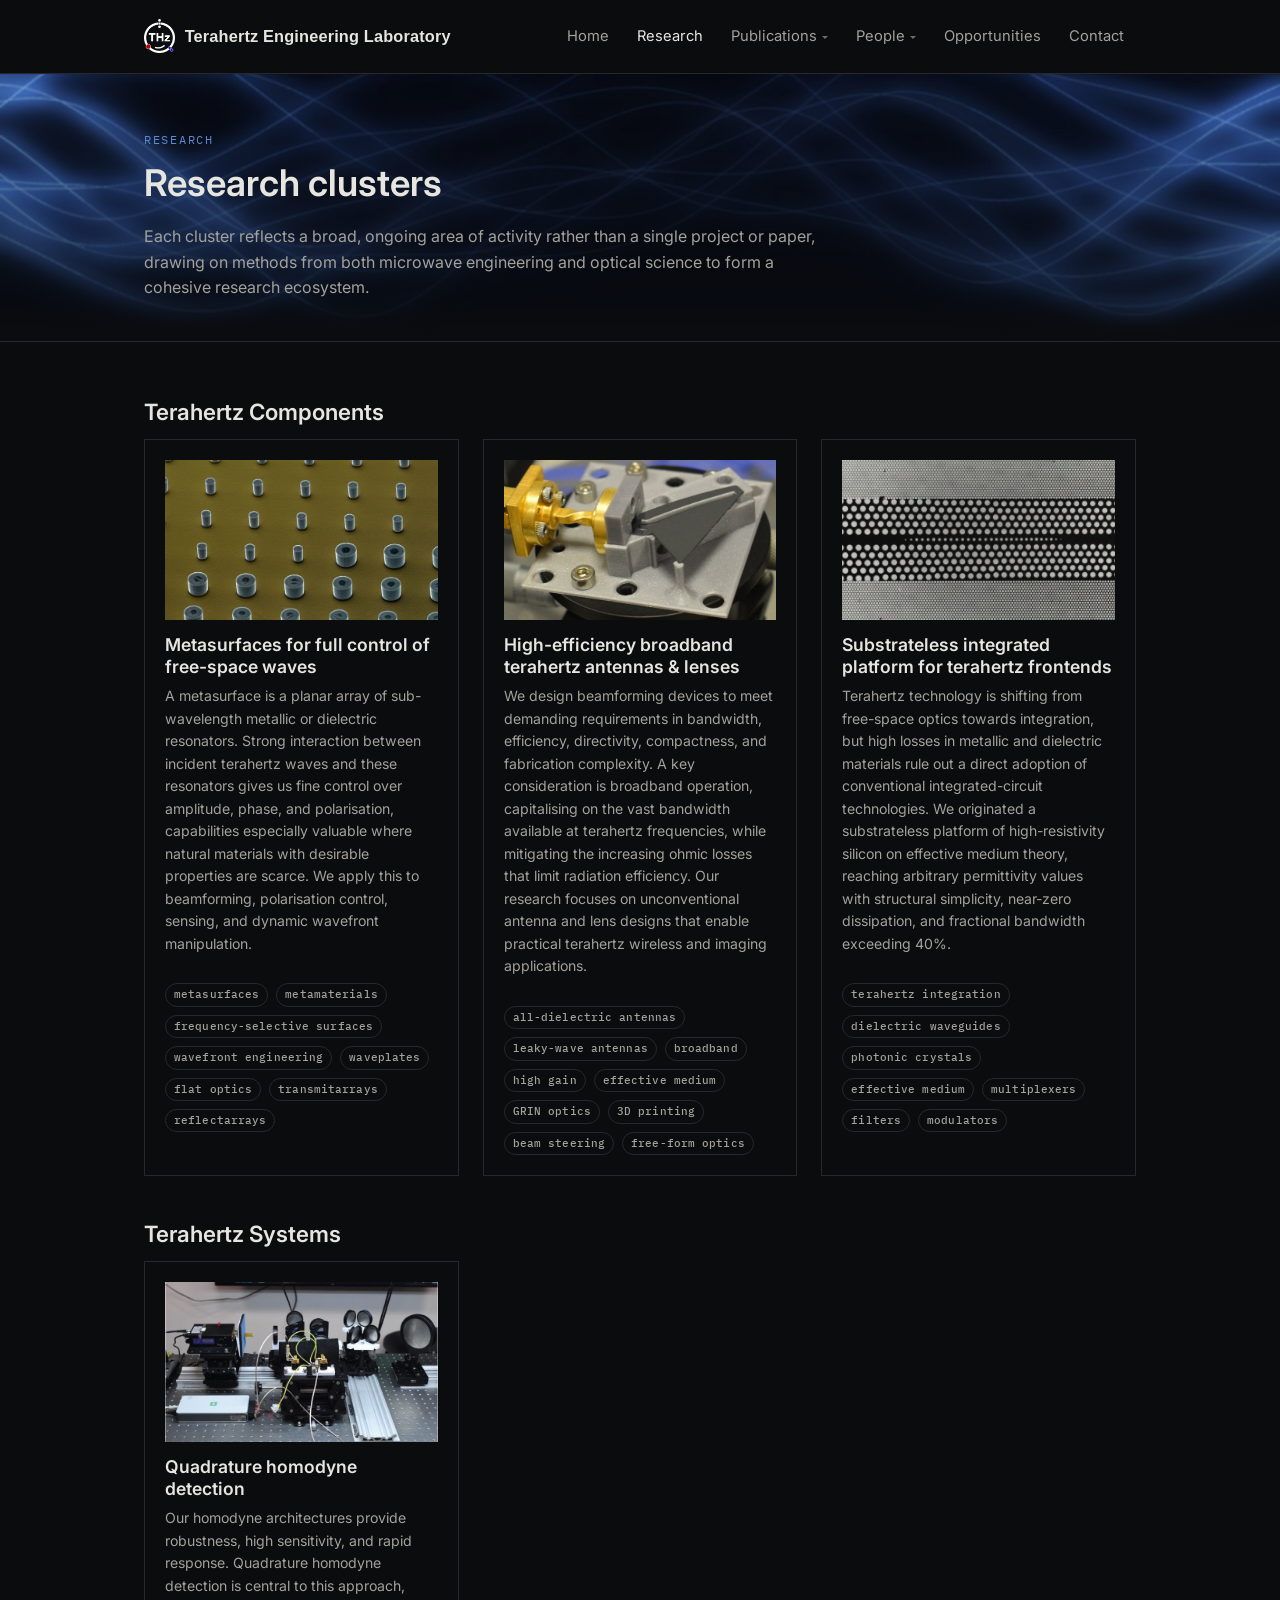
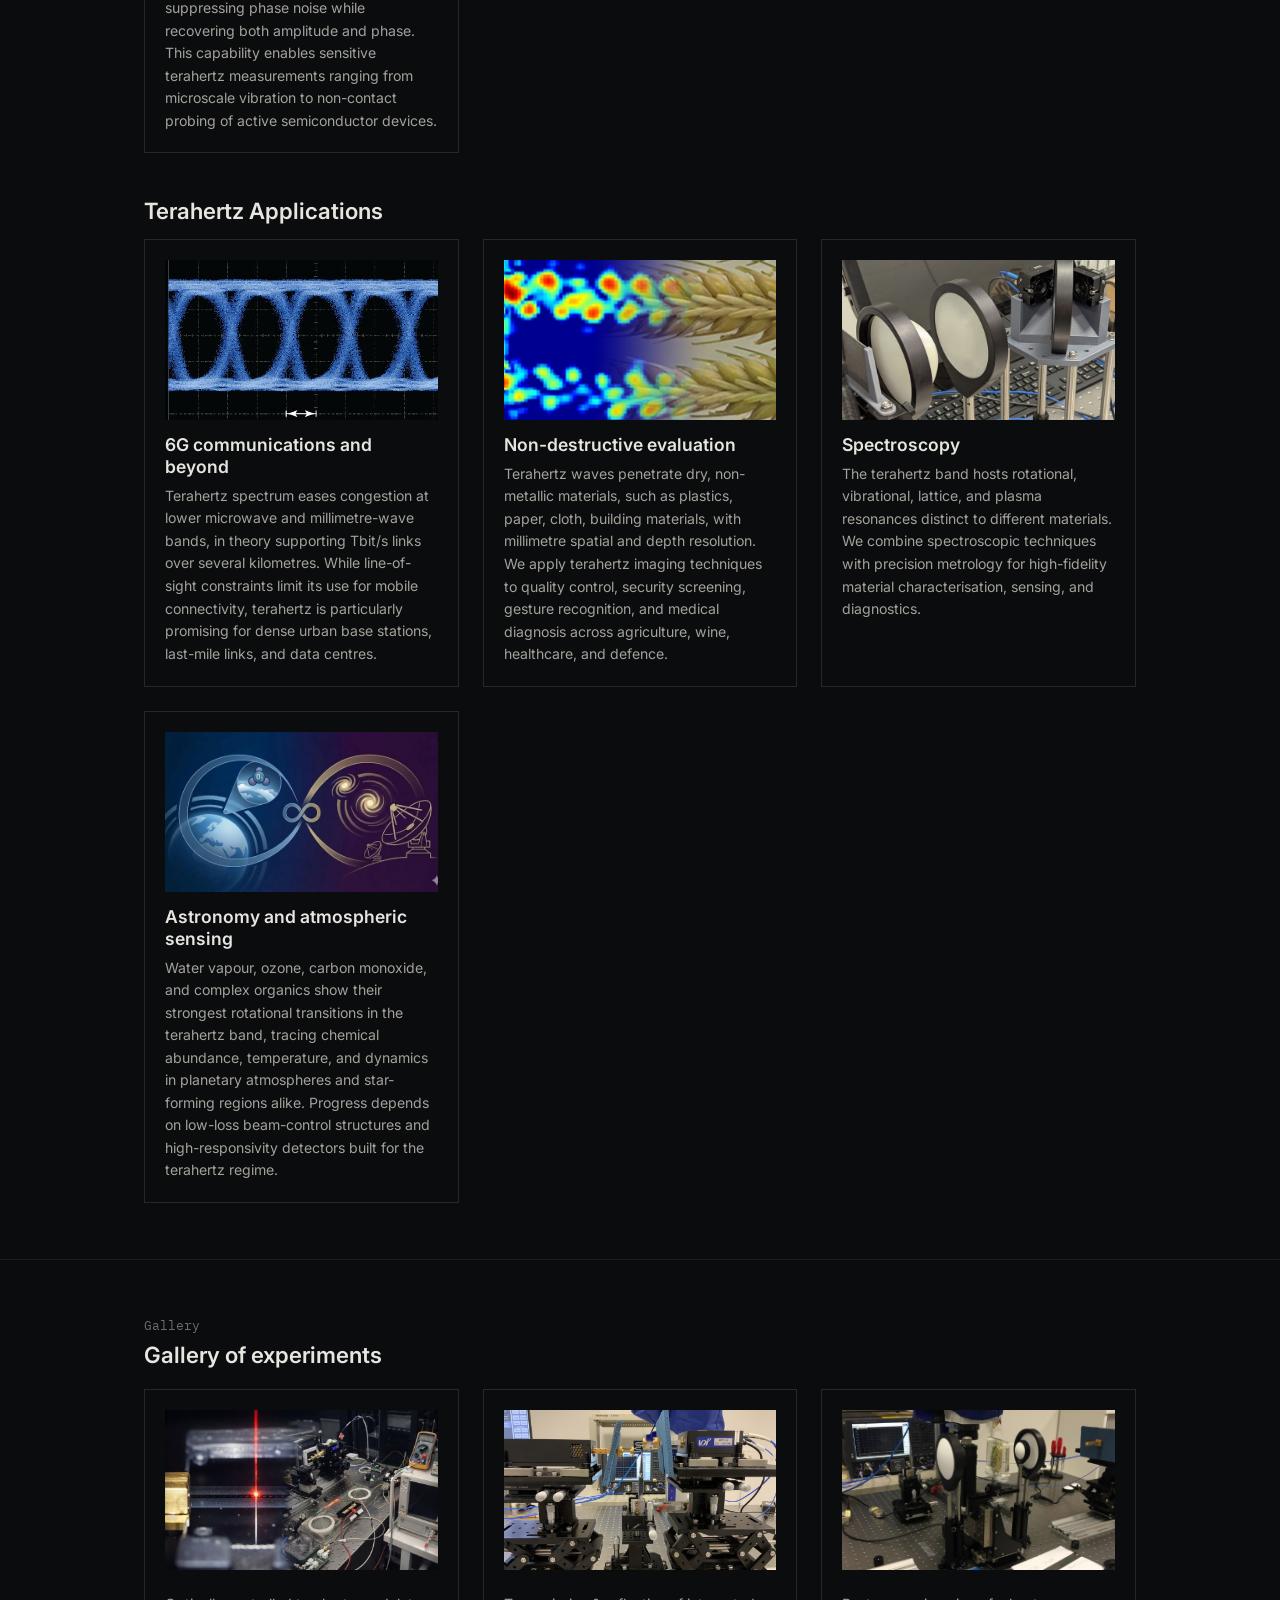
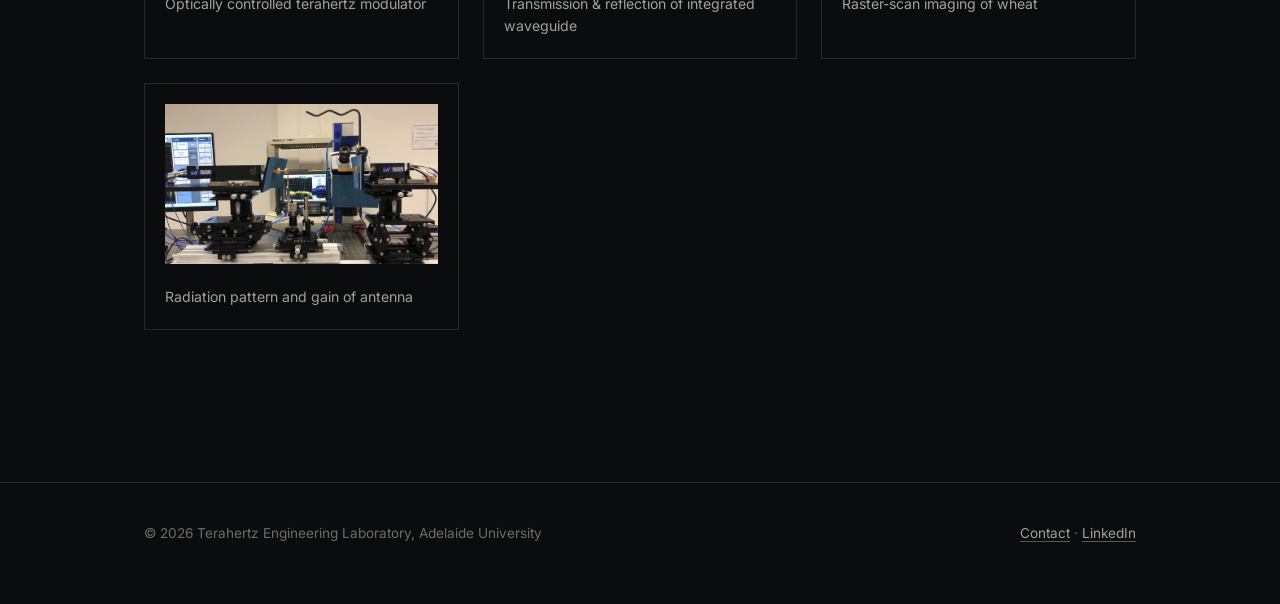
<file: research.html>
<!DOCTYPE html>
<html lang="en">
<head>
<meta charset="UTF-8">
<meta name="viewport" content="width=device-width, initial-scale=1">
<meta http-equiv="Cache-Control" content="no-cache, no-store, must-revalidate">
<title>Research — Terahertz Engineering Laboratory</title>
<meta name="description" content="Research clusters at the Terahertz Engineering Laboratory: terahertz components, systems, and applications spanning metasurfaces, antennas, integrated platforms, 6G communications, non-destructive evaluation, spectroscopy, and astronomy.">
<link rel="canonical" href="https://thz-el.org/research.html">
<meta property="og:type" content="website">
<meta property="og:site_name" content="Terahertz Engineering Laboratory">
<meta property="og:title" content="Research — Terahertz Engineering Laboratory">
<meta property="og:description" content="Research clusters at the Terahertz Engineering Laboratory: terahertz components, systems, and applications spanning metasurfaces, antennas, integrated platforms, 6G communications, non-destructive evaluation, spectroscopy, and astronomy.">
<meta property="og:url" content="https://thz-el.org/research.html">
<meta property="og:image" content="https://thz-el.org/assets/img/group-photo-1.jpg">
<meta name="twitter:card" content="summary_large_image">
<link rel="icon" href="/assets/img/brand/favicon.png" type="image/png">
<link rel="preconnect" href="https://fonts.googleapis.com">
<link rel="preconnect" href="https://fonts.gstatic.com" crossorigin>
<link href="https://fonts.googleapis.com/css2?family=Inter:wght@400;500;600&family=IBM+Plex+Mono:wght@400;500&display=swap" rel="stylesheet">
<link rel="stylesheet" href="/assets/css/style.css?v=20260927d">
</head>
<body>

<header class="site-header">
  <div class="site-header-inner">
    <a class="brand plain" href="/index.html">
      <img class="brand-mark" src="/assets/img/brand/mark-white.png" alt="THz">
      <span class="brand-name">Terahertz Engineering Laboratory</span>
    </a>
    <nav class="primary-nav" aria-label="Primary">
      <ul>
        <li><a href="/index.html">Home</a></li>
        <li><a href="/research.html" aria-current="page">Research</a></li>
        <li class="has-children">
          <button class="nav-parent" aria-expanded="false">Publications</button>
          <div class="submenu">
            <a href="/publications/journal-articles.html">Journal Articles</a>
            <a href="/publications/conference-presentations.html">Conference Presentations</a>
            <a href="/publications/phd-theses.html">PhD Theses</a>
            <a href="/publications/codes.html">Codes</a>
          </div>
        </li>
        <li class="has-children">
          <button class="nav-parent" aria-expanded="false">People</button>
          <div class="submenu">
            <a href="/people/researchers.html">Researchers</a>
            <a href="/people/alumni.html">Alumni</a>
            <a href="/people/coursework.html">Coursework Students</a>
            <a href="/people/visitors.html">Visitors</a>
          </div>
        </li>
        <li><a href="/opportunities.html">Opportunities</a></li>
        <li><a href="/contact.html">Contact</a></li>
      </ul>
    </nav>
    <button class="nav-toggle" aria-label="Toggle navigation" aria-expanded="false"><span></span></button>
  </div>
</header>

<main>

  <section class="page-hero">
    <div class="wrap-wide">
      <p class="hero-eyebrow">Research</p>
      <h1>Research clusters</h1>
      <p class="lead">Each cluster reflects a broad, ongoing area of activity rather than a single project or paper, drawing on methods from both microwave engineering and optical science to form a cohesive research ecosystem.</p>
    </div>
  </section>

  <section class="block">
    <div class="wrap-wide">

      <div class="cluster-group">
        <h2>Terahertz Components</h2>
        <div class="card-grid card-grid-compact">
          <div class="card">
            <img src="/assets/img/research/metasurfaces.jpg" alt="Metasurface sample under test" loading="lazy">
            <h3>Metasurfaces for full control of free-space waves</h3>
            <p>A metasurface is a planar array of sub-wavelength metallic or dielectric resonators. Strong interaction between incident terahertz waves and these resonators gives us fine control over amplitude, phase, and polarisation, capabilities especially valuable where natural materials with desirable properties are scarce. We apply this to beamforming, polarisation control, sensing, and dynamic wavefront manipulation.</p>
            <div class="tag-row">
              <span class="tag">metasurfaces</span><span class="tag">metamaterials</span><span class="tag">frequency-selective surfaces</span><span class="tag">wavefront engineering</span><span class="tag">waveplates</span><span class="tag">flat optics</span><span class="tag">transmitarrays</span><span class="tag">reflectarrays</span>
            </div>
          </div>
          <div class="card">
            <img src="/assets/img/research/antennas.jpg" alt="Broadband terahertz antenna and lens hardware" loading="lazy">
            <h3>High-efficiency broadband terahertz antennas &amp; lenses</h3>
            <p>We design beamforming devices to meet demanding requirements in bandwidth, efficiency, directivity, compactness, and fabrication complexity. A key consideration is broadband operation, capitalising on the vast bandwidth available at terahertz frequencies, while mitigating the increasing ohmic losses that limit radiation efficiency. Our research focuses on unconventional antenna and lens designs that enable practical terahertz wireless and imaging applications.</p>
            <div class="tag-row">
              <span class="tag">all-dielectric antennas</span><span class="tag">leaky-wave antennas</span><span class="tag">broadband</span><span class="tag">high gain</span><span class="tag">effective medium</span><span class="tag">GRIN optics</span><span class="tag">3D printing</span><span class="tag">beam steering</span><span class="tag">free-form optics</span>
            </div>
          </div>
          <div class="card">
            <img src="/assets/img/research/substrateless.jpg?v=20260921g" alt="Substrateless silicon terahertz integrated platform" loading="lazy">
            <h3>Substrateless integrated platform for terahertz frontends</h3>
            <p>Terahertz technology is shifting from free-space optics towards integration, but high losses in metallic and dielectric materials rule out a direct adoption of conventional integrated-circuit technologies. We originated a substrateless platform of high-resistivity silicon on effective medium theory, reaching arbitrary permittivity values with structural simplicity, near-zero dissipation, and fractional bandwidth exceeding 40%.</p>
            <div class="tag-row">
              <span class="tag">terahertz integration</span><span class="tag">dielectric waveguides</span><span class="tag">photonic crystals</span><span class="tag">effective medium</span><span class="tag">multiplexers</span><span class="tag">filters</span><span class="tag">modulators</span>
            </div>
          </div>
        </div>
      </div>

      <div class="cluster-group">
        <h2>Terahertz Systems</h2>
        <div class="card-grid card-grid-compact">
          <div class="card">
            <img src="/assets/img/research/homodyne.jpg" alt="Quadrature homodyne detection system" loading="lazy">
            <h3>Quadrature homodyne detection</h3>
            <p>Our homodyne architectures provide robustness, high sensitivity, and rapid response. Quadrature homodyne detection is central to this approach, suppressing phase noise while recovering both amplitude and phase. This capability enables sensitive terahertz measurements ranging from microscale vibration to non-contact probing of active semiconductor devices.</p>
          </div>
        </div>
      </div>

      <div class="cluster-group">
        <h2>Terahertz Applications</h2>
        <div class="card-grid card-grid-compact">
          <div class="card">
            <img src="/assets/img/research/6g.jpg" alt="6G communications research" loading="lazy">
            <h3>6G communications and beyond</h3>
            <p>Terahertz spectrum eases congestion at lower microwave and millimetre-wave bands, in theory supporting Tbit/s links over several kilometres. While line-of-sight constraints limit its use for mobile connectivity, terahertz is particularly promising for dense urban base stations, last-mile links, and data centres.</p>
          </div>
          <div class="card">
            <img src="/assets/img/research/nde.jpg" alt="Non-destructive evaluation imaging setup" loading="lazy">
            <h3>Non-destructive evaluation</h3>
            <p>Terahertz waves penetrate dry, non-metallic materials, such as plastics, paper, cloth, building materials, with millimetre spatial and depth resolution. We apply terahertz imaging techniques to quality control, security screening, gesture recognition, and medical diagnosis across agriculture, wine, healthcare, and defence.</p>
          </div>
          <div class="card">
            <img src="/assets/img/research/spectroscopy.jpg" alt="Terahertz spectroscopy setup" loading="lazy">
            <h3>Spectroscopy</h3>
            <p>The terahertz band hosts rotational, vibrational, lattice, and plasma resonances distinct to different materials. We combine spectroscopic techniques with precision metrology for high-fidelity material characterisation, sensing, and diagnostics.</p>
          </div>
          <div class="card">
            <img src="/assets/img/research/astronomy.jpg" alt="Terahertz astronomy and atmospheric sensing" loading="lazy">
            <h3>Astronomy and atmospheric sensing</h3>
            <p>Water vapour, ozone, carbon monoxide, and complex organics show their strongest rotational transitions in the terahertz band, tracing chemical abundance, temperature, and dynamics in planetary atmospheres and star-forming regions alike. Progress depends on low-loss beam-control structures and high-responsivity detectors built for the terahertz regime.</p>
          </div>
        </div>
      </div>

    </div>
  </section>

  <section class="block">
    <div class="wrap-wide">
      <span class="section-num">Gallery</span>
      <h2>Gallery of experiments</h2>
      <div class="card-grid card-grid-compact" style="margin-top:20px;">
        <div class="card">
          <a class="lightbox-link" href="/assets/img/research/gallery-waveguide.jpg">
            <img src="/assets/img/research/gallery-waveguide.jpg" alt="Optically controlled terahertz modulator under test" loading="lazy">
          </a>
          <p class="small">Optically controlled terahertz modulator</p>
        </div>
        <div class="card">
          <a class="lightbox-link" href="/assets/img/research/gallery-antenna.jpg">
            <img src="/assets/img/research/gallery-antenna.jpg" alt="Transmission and reflection measurement of an integrated waveguide" loading="lazy">
          </a>
          <p class="small">Transmission &amp; reflection of integrated waveguide</p>
        </div>
        <div class="card">
          <a class="lightbox-link" href="/assets/img/research/gallery-wheat.jpg">
            <img src="/assets/img/research/gallery-wheat.jpg" alt="Raster-scan imaging of wheat" loading="lazy">
          </a>
          <p class="small">Raster-scan imaging of wheat</p>
        </div>
        <div class="card">
          <a class="lightbox-link" href="/assets/img/research/gallery-radiation.jpg">
            <img src="/assets/img/research/gallery-radiation.jpg" alt="Radiation pattern and gain measurement of an antenna" loading="lazy">
          </a>
          <p class="small">Radiation pattern and gain of antenna</p>
        </div>
      </div>
    </div>
  </section>

</main>

<footer class="site-footer">
  <div class="wrap-wide" style="display:block;">
    <div style="display:flex; justify-content:space-between; flex-wrap:wrap; gap:16px;">
      <span>&copy; <span data-copyright-year>2026</span> Terahertz Engineering Laboratory, Adelaide University</span>
      <span><a href="/contact.html">Contact</a> &middot; <a href="https://www.linkedin.com/company/thz-el">LinkedIn</a></span>
    </div>
  </div>
</footer>

<script src="/assets/js/main.js?v=20260927d"></script>
</body>
</html>
</file>
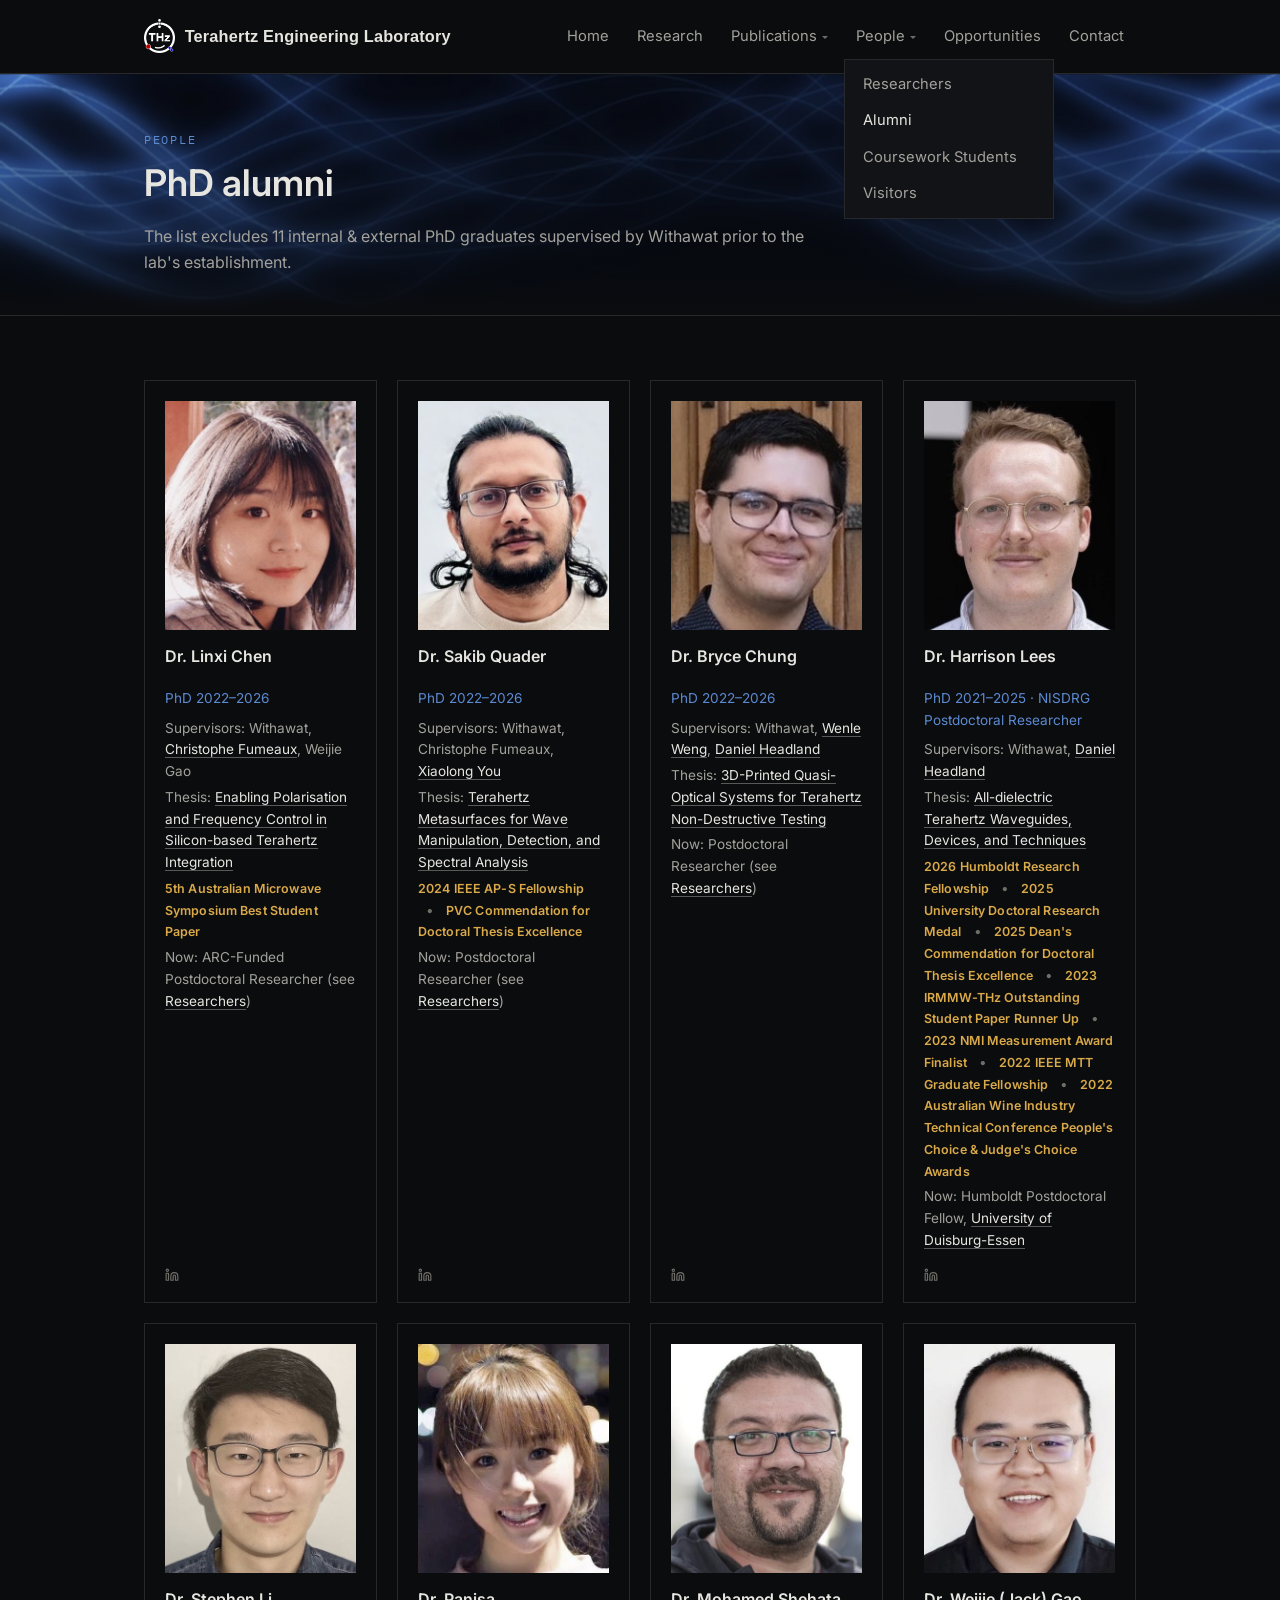
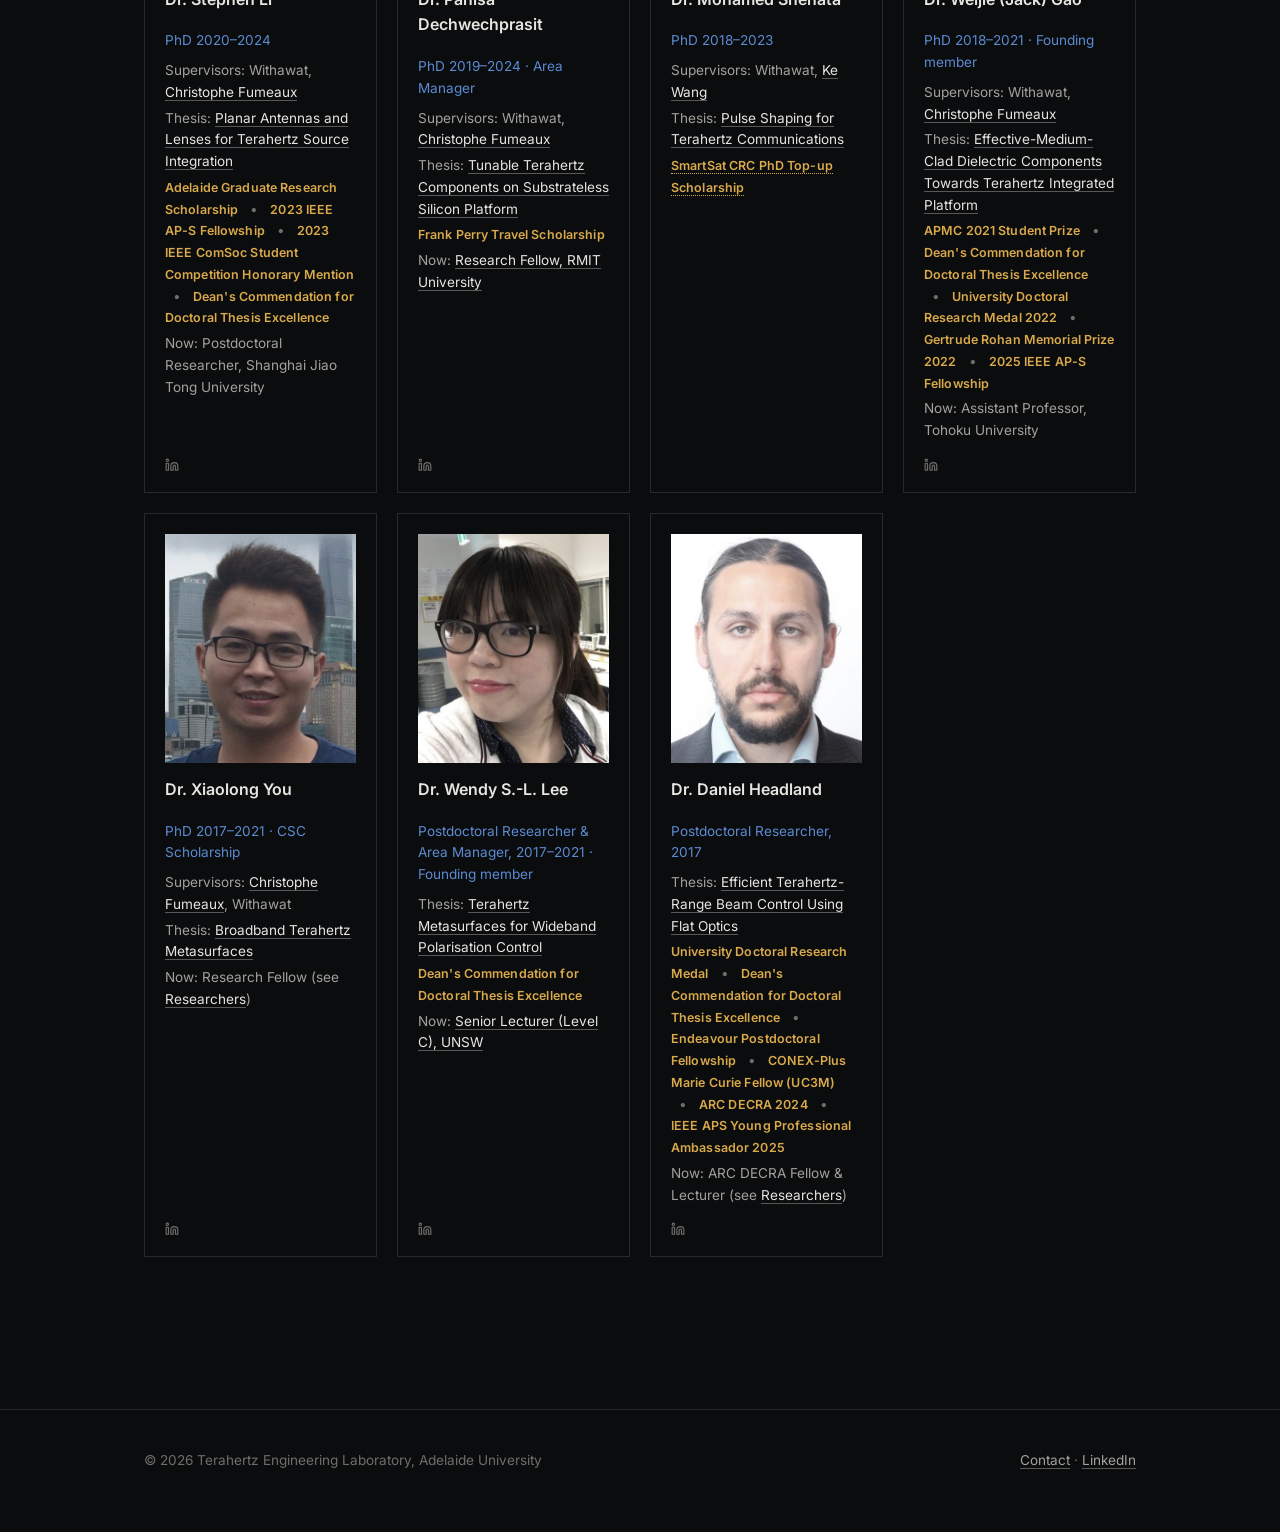
<file: people/alumni.html>
<!DOCTYPE html>
<html lang="en">
<head>
<meta charset="UTF-8">
<meta name="viewport" content="width=device-width, initial-scale=1">
<meta http-equiv="Cache-Control" content="no-cache, no-store, must-revalidate">
<title>Alumni — Terahertz Engineering Laboratory</title>
<meta name="description" content="PhD alumni of the Terahertz Engineering Laboratory, Adelaide University.">
<link rel="canonical" href="https://thz-el.org/people/alumni.html">
<meta property="og:type" content="website">
<meta property="og:site_name" content="Terahertz Engineering Laboratory">
<meta property="og:title" content="Alumni — Terahertz Engineering Laboratory">
<meta property="og:description" content="PhD alumni of the Terahertz Engineering Laboratory, Adelaide University.">
<meta property="og:url" content="https://thz-el.org/people/alumni.html">
<meta property="og:image" content="https://thz-el.org/assets/img/group-photo-1.jpg">
<meta name="twitter:card" content="summary_large_image">
<link rel="icon" href="/assets/img/brand/favicon.png" type="image/png">
<link rel="preconnect" href="https://fonts.googleapis.com">
<link rel="preconnect" href="https://fonts.gstatic.com" crossorigin>
<link href="https://fonts.googleapis.com/css2?family=Inter:wght@400;500;600&family=IBM+Plex+Mono:wght@400;500&display=swap" rel="stylesheet">
<link rel="stylesheet" href="/assets/css/style.css?v=20260927d">
</head>
<body>

<header class="site-header">
  <div class="site-header-inner">
    <a class="brand plain" href="/index.html">
      <img class="brand-mark" src="/assets/img/brand/mark-white.png" alt="THz">
      <span class="brand-name">Terahertz Engineering Laboratory</span>
    </a>
    <nav class="primary-nav" aria-label="Primary">
      <ul>
        <li><a href="/index.html">Home</a></li>
        <li><a href="/research.html">Research</a></li>
        <li class="has-children">
          <button class="nav-parent" aria-expanded="false">Publications</button>
          <div class="submenu">
            <a href="/publications/journal-articles.html">Journal Articles</a>
            <a href="/publications/conference-presentations.html">Conference Presentations</a>
            <a href="/publications/phd-theses.html">PhD Theses</a>
            <a href="/publications/codes.html">Codes</a>
          </div>
        </li>
        <li class="has-children open">
          <button class="nav-parent" aria-expanded="false">People</button>
          <div class="submenu">
            <a href="/people/researchers.html">Researchers</a>
            <a href="/people/alumni.html" aria-current="page">Alumni</a>
            <a href="/people/coursework.html">Coursework Students</a>
            <a href="/people/visitors.html">Visitors</a>
          </div>
        </li>
        <li><a href="/opportunities.html">Opportunities</a></li>
        <li><a href="/contact.html">Contact</a></li>
      </ul>
    </nav>
    <button class="nav-toggle" aria-label="Toggle navigation" aria-expanded="false"><span></span></button>
  </div>
</header>

<main>

  <section class="page-hero">
    <div class="wrap-wide">
      <p class="hero-eyebrow">People</p>
      <h1>PhD alumni</h1>
      <p class="lead">The list excludes 11 internal &amp; external PhD graduates supervised by Withawat prior to the lab's establishment.</p>
    </div>
  </section>

  <section class="block">
    <div class="wrap-wide">
      <div class="people-grid">

        <div class="person">
          <img class="person-photo" src="/assets/img/people/linxi-chen.jpg" alt="Dr. Linxi Chen" loading="lazy">
          <p class="person-name">Dr. Linxi Chen</p>
          <p class="person-role">PhD 2022&ndash;2026</p>
          <p class="person-meta">Supervisors: Withawat, <a href="https://eecs.uq.edu.au/profile/9475/christophe-fumeaux">Christophe Fumeaux</a>, Weijie Gao</p>
          <p class="person-meta">Thesis: <a href="/assets/theses/linxi-chen-2026.pdf">Enabling Polarisation and Frequency Control in Silicon-based Terahertz Integration</a></p>
          <p class="person-meta awards-line"><span class="tag-note">5th Australian Microwave Symposium Best Student Paper</span></p>
          <p class="person-meta">Now: ARC-Funded Postdoctoral Researcher (see <a href="/people/researchers.html">Researchers</a>)</p>
          <div class="person-links"><a href="https://www.linkedin.com/in/linxi-chen-715521232/" aria-label="LinkedIn" title="LinkedIn"><svg viewBox="0 0 24 24" width="14" height="14" fill="none" stroke="currentColor" stroke-width="2" stroke-linecap="round" stroke-linejoin="round"><path d="M16 8a6 6 0 0 1 6 6v7h-4v-7a2 2 0 0 0-2-2 2 2 0 0 0-2 2v7h-4v-7a6 6 0 0 1 6-6z"></path><rect x="2" y="9" width="4" height="12"></rect><circle cx="4" cy="4" r="2"></circle></svg></a></div>
        </div>

        <div class="person">
          <img class="person-photo" src="/assets/img/people/quader.jpg" alt="Dr. Sakib Quader" loading="lazy">
          <p class="person-name">Dr. Sakib Quader</p>
          <p class="person-role">PhD 2022&ndash;2026</p>
          <p class="person-meta">Supervisors: Withawat, Christophe Fumeaux, <a href="https://researchers.adelaide.edu.au/profile/xiaolong.you">Xiaolong You</a></p>
          <p class="person-meta">Thesis: <a href="/assets/theses/quader-2026.pdf">Terahertz Metasurfaces for Wave Manipulation, Detection, and Spectral Analysis</a></p>
          <p class="person-meta awards-line"><span class="tag-note">2024 IEEE AP-S Fellowship</span> <span class="note-sep">&bull;</span> <span class="tag-note">PVC Commendation for Doctoral Thesis Excellence</span></p>
          <p class="person-meta">Now: Postdoctoral Researcher (see <a href="/people/researchers.html">Researchers</a>)</p>
          <div class="person-links"><a href="https://www.linkedin.com/in/sakib-quader-a563331b7/" aria-label="LinkedIn" title="LinkedIn"><svg viewBox="0 0 24 24" width="14" height="14" fill="none" stroke="currentColor" stroke-width="2" stroke-linecap="round" stroke-linejoin="round"><path d="M16 8a6 6 0 0 1 6 6v7h-4v-7a2 2 0 0 0-2-2 2 2 0 0 0-2 2v7h-4v-7a6 6 0 0 1 6-6z"></path><rect x="2" y="9" width="4" height="12"></rect><circle cx="4" cy="4" r="2"></circle></svg></a></div>
        </div>

        <div class="person">
          <img class="person-photo" src="/assets/img/people/bryce-chung.jpg" alt="Dr. Bryce Chung" loading="lazy">
          <p class="person-name">Dr. Bryce Chung</p>
          <p class="person-role">PhD 2022&ndash;2026</p>
          <p class="person-meta">Supervisors: Withawat, <a href="https://researchers.adelaide.edu.au/profile/wenle.weng">Wenle Weng</a>, <a href="https://researchers.adelaide.edu.au/profile/daniel.headland">Daniel Headland</a></p>
          <p class="person-meta">Thesis: <a href="/assets/theses/bryce-chung-2026.pdf">3D-Printed Quasi-Optical Systems for Terahertz Non-Destructive Testing</a></p>
          <p class="person-meta">Now: Postdoctoral Researcher (see <a href="/people/researchers.html">Researchers</a>)</p>
          <div class="person-links"><a href="https://au.linkedin.com/in/bryceachung" aria-label="LinkedIn" title="LinkedIn"><svg viewBox="0 0 24 24" width="14" height="14" fill="none" stroke="currentColor" stroke-width="2" stroke-linecap="round" stroke-linejoin="round"><path d="M16 8a6 6 0 0 1 6 6v7h-4v-7a2 2 0 0 0-2-2 2 2 0 0 0-2 2v7h-4v-7a6 6 0 0 1 6-6z"></path><rect x="2" y="9" width="4" height="12"></rect><circle cx="4" cy="4" r="2"></circle></svg></a></div>
        </div>

        <div class="person">
          <img class="person-photo" src="/assets/img/people/harrison-lees.jpg" alt="Dr. Harrison Lees" loading="lazy">
          <p class="person-name">Dr. Harrison Lees</p>
          <p class="person-role">PhD 2021&ndash;2025 &middot; NISDRG Postdoctoral Researcher</p>
          <p class="person-meta">Supervisors: Withawat, <a href="https://researchers.adelaide.edu.au/profile/daniel.headland">Daniel Headland</a></p>
          <p class="person-meta">Thesis: <a href="/assets/theses/harrison-lees-2025.pdf">All-dielectric Terahertz Waveguides, Devices, and Techniques</a></p>
          <p class="person-meta awards-line"><span class="tag-note">2026 Humboldt Research Fellowship</span> <span class="note-sep">&bull;</span> <span class="tag-note">2025 University Doctoral Research Medal</span> <span class="note-sep">&bull;</span> <span class="tag-note">2025 Dean's Commendation for Doctoral Thesis Excellence</span> <span class="note-sep">&bull;</span> <span class="tag-note">2023 IRMMW-THz Outstanding Student Paper Runner Up</span> <span class="note-sep">&bull;</span> <span class="tag-note">2023 NMI Measurement Award Finalist</span> <span class="note-sep">&bull;</span> <span class="tag-note">2022 IEEE MTT Graduate Fellowship</span> <span class="note-sep">&bull;</span> <span class="tag-note">2022 Australian Wine Industry Technical Conference People's Choice &amp; Judge's Choice Awards</span></p>
          <p class="person-meta">Now: Humboldt Postdoctoral Fellow, <a href="https://www.uni-due.org/en/">University of Duisburg-Essen</a></p>
          <div class="person-links"><a href="https://au.linkedin.com/in/harrison-lees-7ba57b225" aria-label="LinkedIn" title="LinkedIn"><svg viewBox="0 0 24 24" width="14" height="14" fill="none" stroke="currentColor" stroke-width="2" stroke-linecap="round" stroke-linejoin="round"><path d="M16 8a6 6 0 0 1 6 6v7h-4v-7a2 2 0 0 0-2-2 2 2 0 0 0-2 2v7h-4v-7a6 6 0 0 1 6-6z"></path><rect x="2" y="9" width="4" height="12"></rect><circle cx="4" cy="4" r="2"></circle></svg></a></div>
        </div>

        <div class="person">
          <img class="person-photo" src="/assets/img/people/stephen-li.jpg" alt="Dr. Stephen Li" loading="lazy">
          <p class="person-name">Dr. Stephen Li</p>
          <p class="person-role">PhD 2020&ndash;2024</p>
          <p class="person-meta">Supervisors: Withawat, <a href="https://eecs.uq.edu.au/profile/9475/christophe-fumeaux">Christophe Fumeaux</a></p>
          <p class="person-meta">Thesis: <a href="/assets/theses/stephen-li-2024.pdf">Planar Antennas and Lenses for Terahertz Source Integration</a></p>
          <p class="person-meta awards-line"><span class="tag-note">Adelaide Graduate Research Scholarship</span> <span class="note-sep">&bull;</span> <span class="tag-note">2023 IEEE AP-S Fellowship</span> <span class="note-sep">&bull;</span> <span class="tag-note">2023 IEEE ComSoc Student Competition Honorary Mention</span> <span class="note-sep">&bull;</span> <span class="tag-note">Dean's Commendation for Doctoral Thesis Excellence</span></p>
          <p class="person-meta">Now: Postdoctoral Researcher, Shanghai Jiao Tong University</p>
          <div class="person-links"><a href="https://www.linkedin.com/in/mingxiang-stephen-li-203167202/" aria-label="LinkedIn" title="LinkedIn"><svg viewBox="0 0 24 24" width="14" height="14" fill="none" stroke="currentColor" stroke-width="2" stroke-linecap="round" stroke-linejoin="round"><path d="M16 8a6 6 0 0 1 6 6v7h-4v-7a2 2 0 0 0-2-2 2 2 0 0 0-2 2v7h-4v-7a6 6 0 0 1 6-6z"></path><rect x="2" y="9" width="4" height="12"></rect><circle cx="4" cy="4" r="2"></circle></svg></a></div>
        </div>

        <div class="person">
          <img class="person-photo" src="/assets/img/people/panisa.jpg" alt="Dr. Panisa Dechwechprasit" loading="lazy">
          <p class="person-name">Dr. Panisa Dechwechprasit</p>
          <p class="person-role">PhD 2019&ndash;2024 &middot; Area Manager</p>
          <p class="person-meta">Supervisors: Withawat, <a href="https://eecs.uq.edu.au/profile/9475/christophe-fumeaux">Christophe Fumeaux</a></p>
          <p class="person-meta">Thesis: <a href="/assets/theses/panisa-dechwechprasit-2024.pdf">Tunable Terahertz Components on Substrateless Silicon Platform</a></p>
          <p class="person-meta awards-line"><span class="tag-note">Frank Perry Travel Scholarship</span></p>
          <p class="person-meta">Now: <a href="https://www.rmit.edu.au/profiles/d/panisa-dechwechprasit">Research Fellow, RMIT University</a></p>
          <div class="person-links"><a href="https://www.linkedin.com/in/panisadechwechprasit/" aria-label="LinkedIn" title="LinkedIn"><svg viewBox="0 0 24 24" width="14" height="14" fill="none" stroke="currentColor" stroke-width="2" stroke-linecap="round" stroke-linejoin="round"><path d="M16 8a6 6 0 0 1 6 6v7h-4v-7a2 2 0 0 0-2-2 2 2 0 0 0-2 2v7h-4v-7a6 6 0 0 1 6-6z"></path><rect x="2" y="9" width="4" height="12"></rect><circle cx="4" cy="4" r="2"></circle></svg></a></div>
        </div>

        <div class="person">
          <img class="person-photo" src="/assets/img/people/mohamed-shehata.jpg" alt="Dr. Mohamed Shehata" loading="lazy">
          <p class="person-name">Dr. Mohamed Shehata</p>
          <p class="person-role">PhD 2018&ndash;2023</p>
          <p class="person-meta">Supervisors: Withawat, <a href="https://www.rmit.edu.au/contact/staff-contacts/academic-staff/w/wang-associate-professor-ke">Ke Wang</a></p>
          <p class="person-meta">Thesis: <a href="/assets/theses/mohamed-shehata-2023.pdf">Pulse Shaping for Terahertz Communications</a></p>
          <p class="person-meta awards-line"><span class="tag-note"><a href="https://smartsatcrc.com/students/mohamed-shehata/">SmartSat CRC PhD Top-up Scholarship</a></span></p>
        </div>

        <div class="person">
          <img class="person-photo" src="/assets/img/people/weijie-gao.jpg" alt="Dr. Weijie (Jack) Gao" loading="lazy">
          <p class="person-name">Dr. Weijie (Jack) Gao</p>
          <p class="person-role">PhD 2018&ndash;2021 &middot; Founding member</p>
          <p class="person-meta">Supervisors: Withawat, <a href="https://eecs.uq.edu.au/profile/9475/christophe-fumeaux">Christophe Fumeaux</a></p>
          <p class="person-meta">Thesis: <a href="/assets/theses/weijie-gao-2022.pdf">Effective-Medium-Clad Dielectric Components Towards Terahertz Integrated Platform</a></p>
          <p class="person-meta awards-line"><span class="tag-note">APMC 2021 Student Prize</span> <span class="note-sep">&bull;</span> <span class="tag-note">Dean's Commendation for Doctoral Thesis Excellence</span> <span class="note-sep">&bull;</span> <span class="tag-note">University Doctoral Research Medal 2022</span> <span class="note-sep">&bull;</span> <span class="tag-note">Gertrude Rohan Memorial Prize 2022</span> <span class="note-sep">&bull;</span> <span class="tag-note">2025 IEEE AP-S Fellowship</span></p>
          <p class="person-meta">Now: Assistant Professor, Tohoku University</p>
          <div class="person-links"><a href="https://www.linkedin.com/in/weijie-gao-999703117/" aria-label="LinkedIn" title="LinkedIn"><svg viewBox="0 0 24 24" width="14" height="14" fill="none" stroke="currentColor" stroke-width="2" stroke-linecap="round" stroke-linejoin="round"><path d="M16 8a6 6 0 0 1 6 6v7h-4v-7a2 2 0 0 0-2-2 2 2 0 0 0-2 2v7h-4v-7a6 6 0 0 1 6-6z"></path><rect x="2" y="9" width="4" height="12"></rect><circle cx="4" cy="4" r="2"></circle></svg></a></div>
        </div>

        <div class="person">
          <img class="person-photo" src="/assets/img/people/xiaolong-you-alumni.jpg" alt="Dr. Xiaolong You" loading="lazy">
          <p class="person-name">Dr. Xiaolong You</p>
          <p class="person-role">PhD 2017&ndash;2021 &middot; CSC Scholarship</p>
          <p class="person-meta">Supervisors: <a href="https://eecs.uq.edu.au/profile/9475/christophe-fumeaux">Christophe Fumeaux</a>, Withawat</p>
          <p class="person-meta">Thesis: <a href="/assets/theses/xiaolong-you-2021.pdf">Broadband Terahertz Metasurfaces</a></p>
          <p class="person-meta">Now: Research Fellow (see <a href="/people/researchers.html">Researchers</a>)</p>
          <div class="person-links"><a href="https://www.linkedin.com/in/xiaolong-you-438b18132/" aria-label="LinkedIn" title="LinkedIn"><svg viewBox="0 0 24 24" width="14" height="14" fill="none" stroke="currentColor" stroke-width="2" stroke-linecap="round" stroke-linejoin="round"><path d="M16 8a6 6 0 0 1 6 6v7h-4v-7a2 2 0 0 0-2-2 2 2 0 0 0-2 2v7h-4v-7a6 6 0 0 1 6-6z"></path><rect x="2" y="9" width="4" height="12"></rect><circle cx="4" cy="4" r="2"></circle></svg></a></div>
        </div>

        <div class="person">
          <img class="person-photo" src="/assets/img/people/wendy-lee.jpg" alt="Dr. Wendy S.-L. Lee" loading="lazy">
          <p class="person-name">Dr. Wendy S.-L. Lee</p>
          <p class="person-role">Postdoctoral Researcher &amp; Area Manager, 2017&ndash;2021 &middot; Founding member</p>
          <p class="person-meta">Thesis: <a href="/assets/theses/wendy-lee-2018.pdf">Terahertz Metasurfaces for Wideband Polarisation Control</a></p>
          <p class="person-meta awards-line"><span class="tag-note">Dean's Commendation for Doctoral Thesis Excellence</span></p>
          <p class="person-meta">Now: <a href="https://research.unsw.edu.au/people/dr-wendy-lee">Senior Lecturer (Level C), UNSW</a></p>
          <div class="person-links"><a href="https://www.linkedin.com/in/wendysllee/" aria-label="LinkedIn" title="LinkedIn"><svg viewBox="0 0 24 24" width="14" height="14" fill="none" stroke="currentColor" stroke-width="2" stroke-linecap="round" stroke-linejoin="round"><path d="M16 8a6 6 0 0 1 6 6v7h-4v-7a2 2 0 0 0-2-2 2 2 0 0 0-2 2v7h-4v-7a6 6 0 0 1 6-6z"></path><rect x="2" y="9" width="4" height="12"></rect><circle cx="4" cy="4" r="2"></circle></svg></a></div>
        </div>

        <div class="person">
          <img class="person-photo" src="/assets/img/people/headland-alumni.jpg" alt="Dr. Daniel Headland" loading="lazy">
          <p class="person-name">Dr. Daniel Headland</p>
          <p class="person-role">Postdoctoral Researcher, 2017</p>
          <p class="person-meta">Thesis: <a href="/assets/theses/daniel-headland-2017.pdf">Efficient Terahertz-Range Beam Control Using Flat Optics</a></p>
          <p class="person-meta awards-line"><span class="tag-note">University Doctoral Research Medal</span> <span class="note-sep">&bull;</span> <span class="tag-note">Dean's Commendation for Doctoral Thesis Excellence</span> <span class="note-sep">&bull;</span> <span class="tag-note">Endeavour Postdoctoral Fellowship</span> <span class="note-sep">&bull;</span> <span class="tag-note">CONEX-Plus Marie Curie Fellow (UC3M)</span> <span class="note-sep">&bull;</span> <span class="tag-note">ARC DECRA 2024</span> <span class="note-sep">&bull;</span> <span class="tag-note">IEEE APS Young Professional Ambassador 2025</span></p>
          <p class="person-meta">Now: ARC DECRA Fellow &amp; Lecturer (see <a href="/people/researchers.html">Researchers</a>)</p>
          <div class="person-links"><a href="https://www.linkedin.com/in/daniel-headland-4a7821105/" aria-label="LinkedIn" title="LinkedIn"><svg viewBox="0 0 24 24" width="14" height="14" fill="none" stroke="currentColor" stroke-width="2" stroke-linecap="round" stroke-linejoin="round"><path d="M16 8a6 6 0 0 1 6 6v7h-4v-7a2 2 0 0 0-2-2 2 2 0 0 0-2 2v7h-4v-7a6 6 0 0 1 6-6z"></path><rect x="2" y="9" width="4" height="12"></rect><circle cx="4" cy="4" r="2"></circle></svg></a></div>
        </div>

      </div>
    </div>
  </section>

</main>

<footer class="site-footer">
  <div class="wrap-wide" style="display:block;">
    <div style="display:flex; justify-content:space-between; flex-wrap:wrap; gap:16px;">
      <span>&copy; <span data-copyright-year>2026</span> Terahertz Engineering Laboratory, Adelaide University</span>
      <span><a href="/contact.html">Contact</a> &middot; <a href="https://www.linkedin.com/company/thz-el">LinkedIn</a></span>
    </div>
  </div>
</footer>

<script src="/assets/js/main.js?v=20260927d"></script>
</body>
</html>
</file>
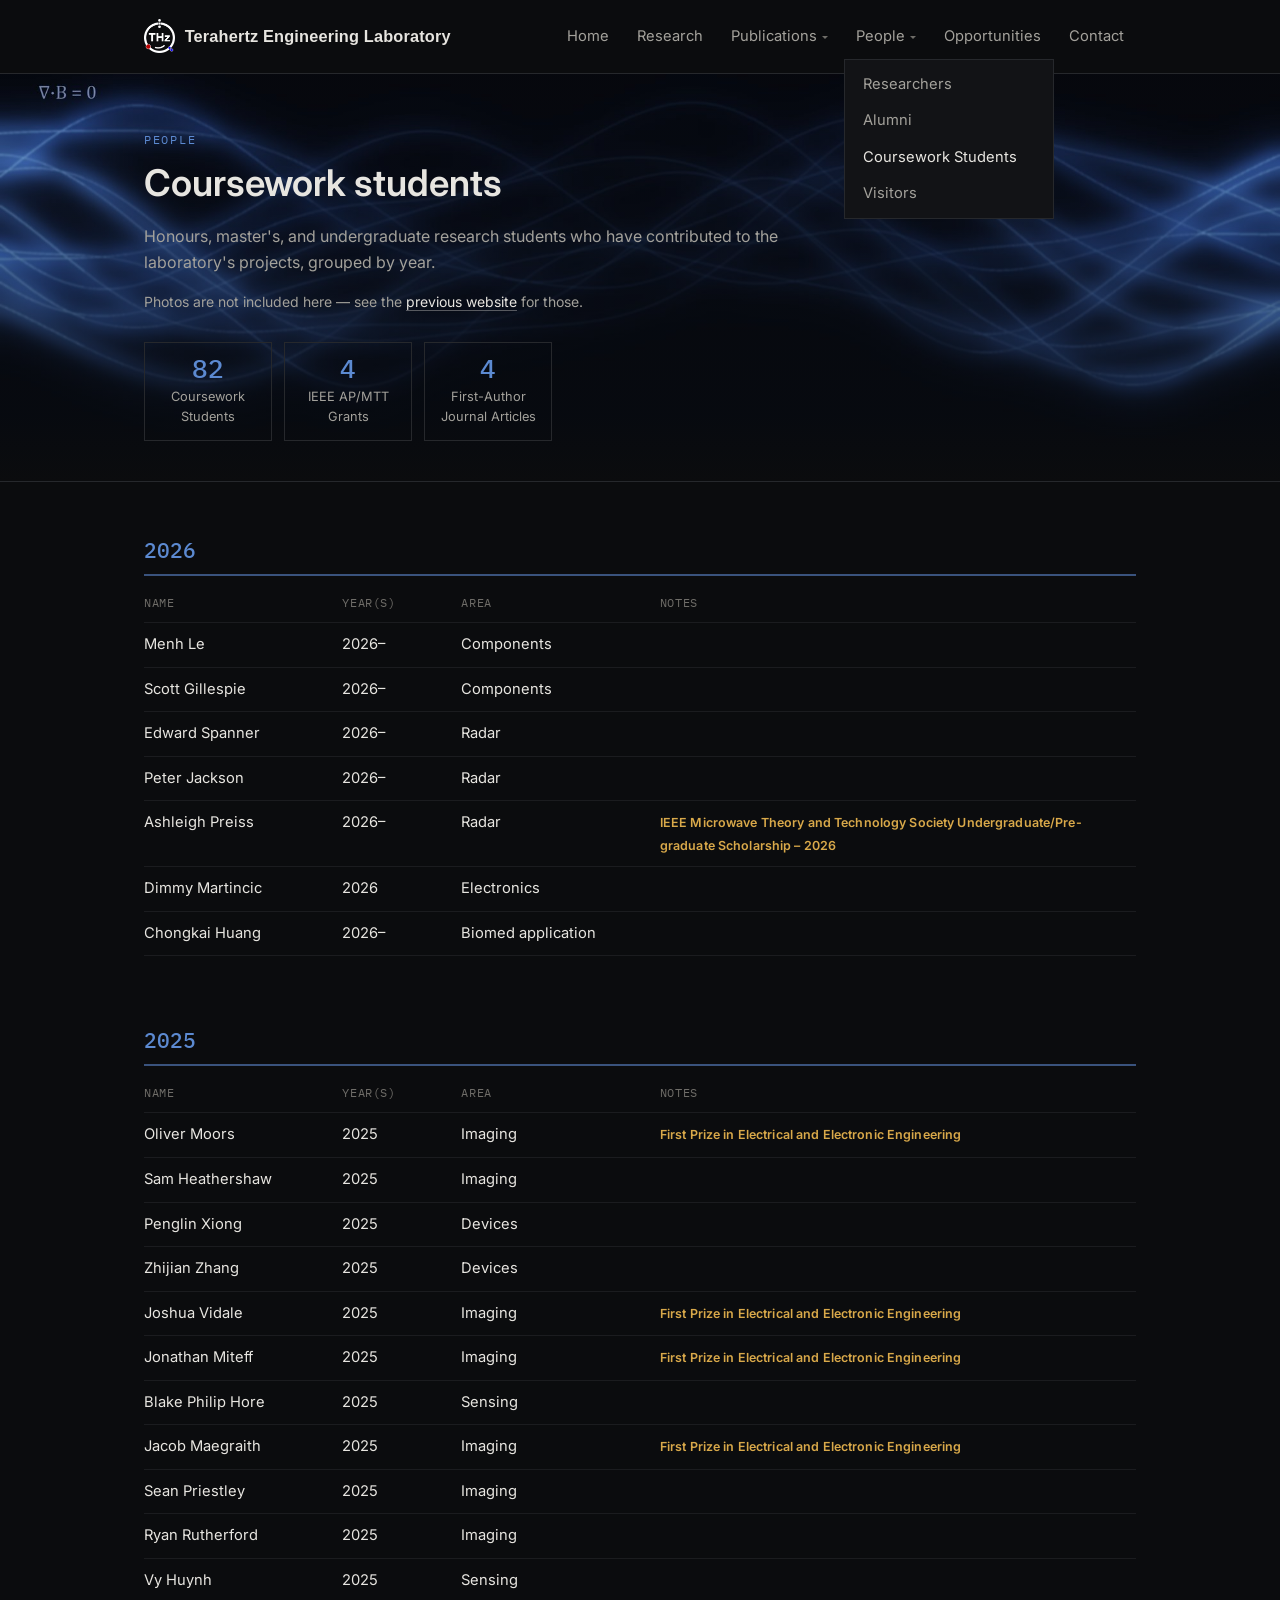
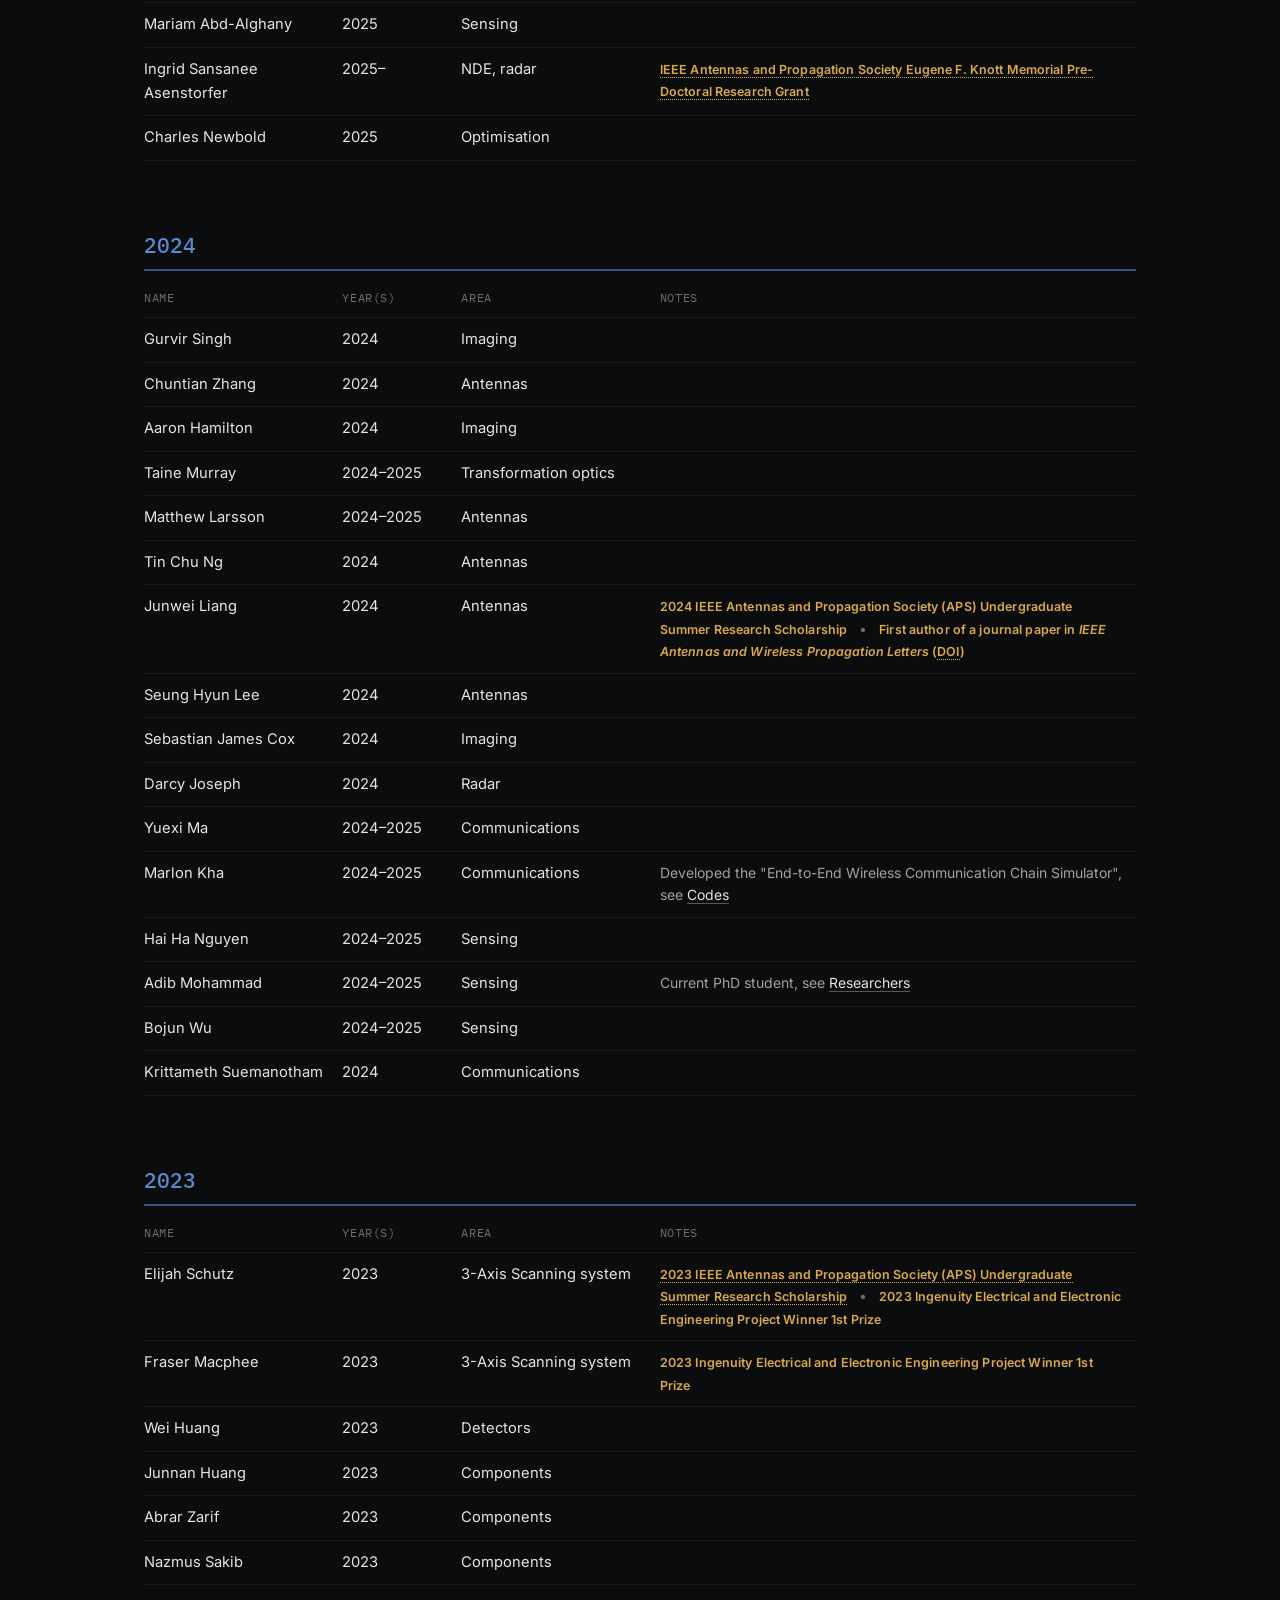
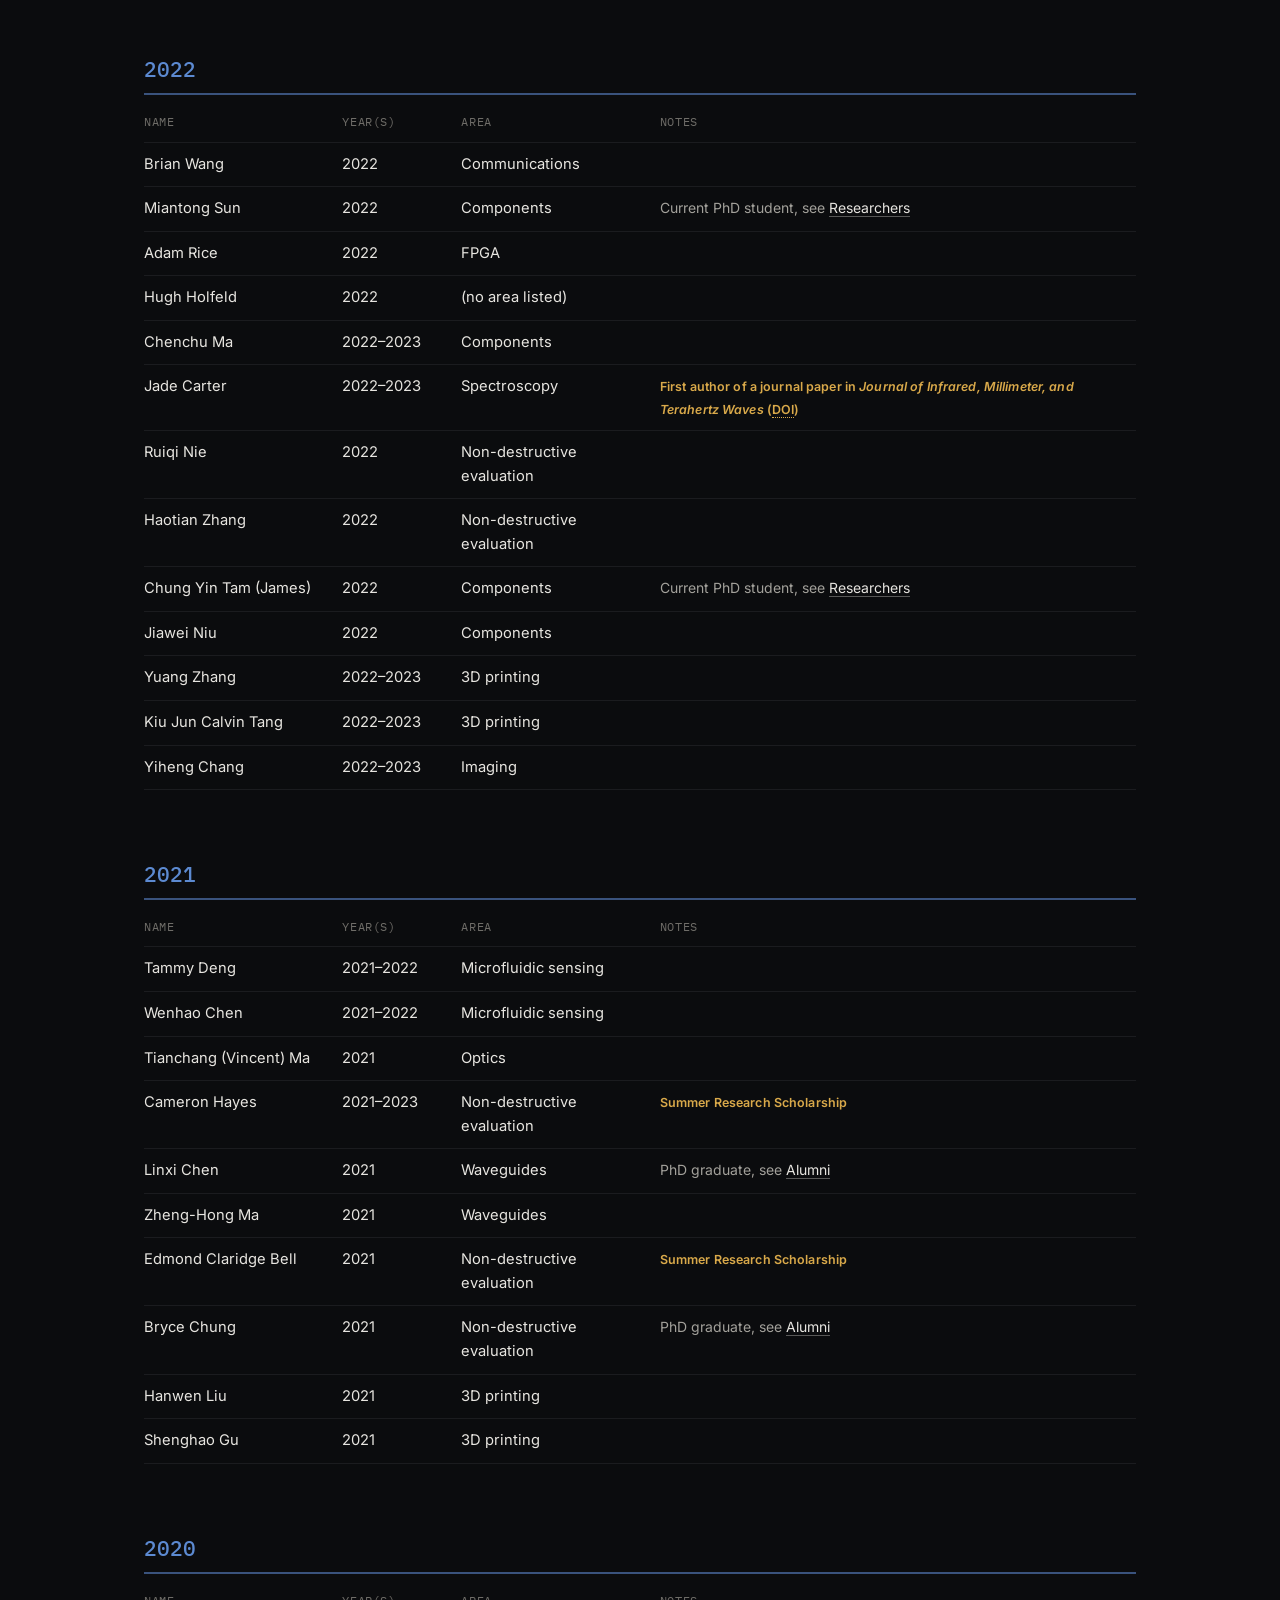
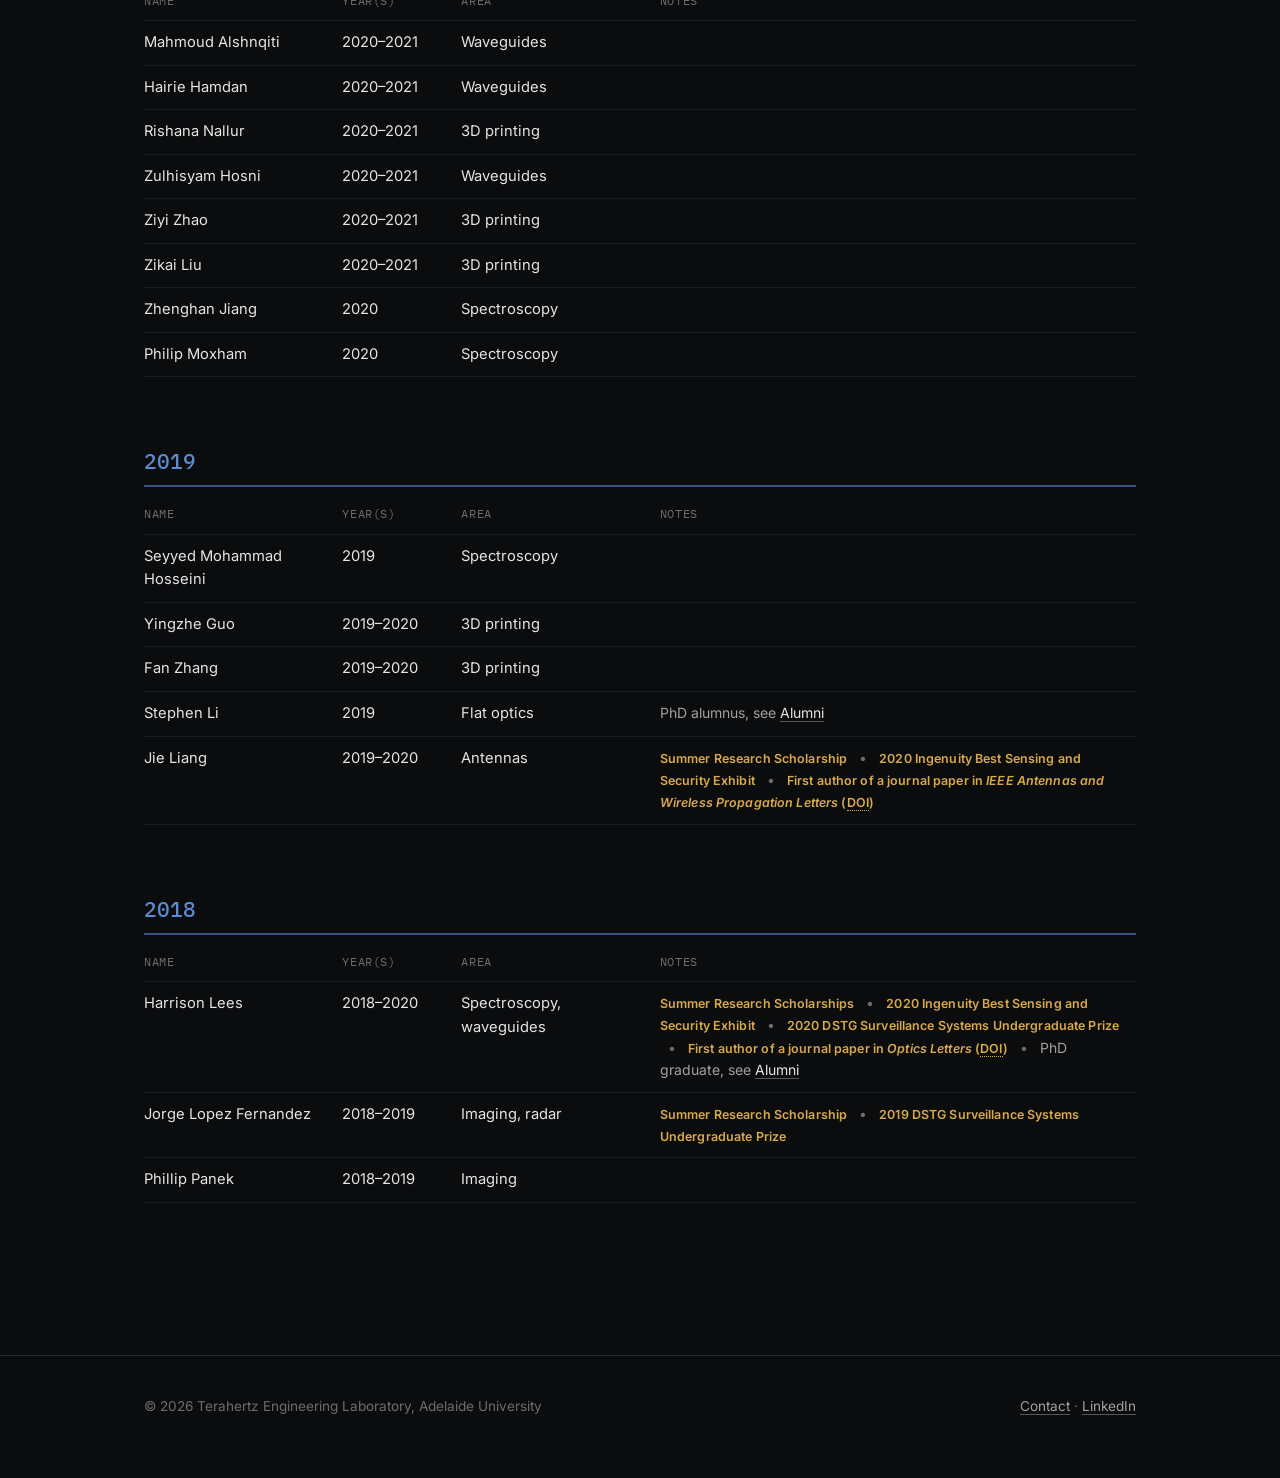
<file: people/coursework.html>
<!DOCTYPE html>
<html lang="en">
<head>
<meta charset="UTF-8">
<meta name="viewport" content="width=device-width, initial-scale=1">
<meta http-equiv="Cache-Control" content="no-cache, no-store, must-revalidate">
<title>Coursework Students — Terahertz Engineering Laboratory</title>
<meta name="description" content="Honours, master's, and undergraduate research students at the Terahertz Engineering Laboratory, Adelaide University.">
<link rel="canonical" href="https://thz-el.org/people/coursework.html">
<meta property="og:type" content="website">
<meta property="og:site_name" content="Terahertz Engineering Laboratory">
<meta property="og:title" content="Coursework Students — Terahertz Engineering Laboratory">
<meta property="og:description" content="Honours, master's, and undergraduate research students at the Terahertz Engineering Laboratory, Adelaide University.">
<meta property="og:url" content="https://thz-el.org/people/coursework.html">
<meta property="og:image" content="https://thz-el.org/assets/img/group-photo-1.jpg">
<meta name="twitter:card" content="summary_large_image">
<link rel="icon" href="/assets/img/brand/favicon.png" type="image/png">
<link rel="preconnect" href="https://fonts.googleapis.com">
<link rel="preconnect" href="https://fonts.gstatic.com" crossorigin>
<link href="https://fonts.googleapis.com/css2?family=Inter:wght@400;500;600&family=IBM+Plex+Mono:wght@400;500&display=swap" rel="stylesheet">
<link rel="stylesheet" href="/assets/css/style.css?v=20260927d">
</head>
<body>

<header class="site-header">
  <div class="site-header-inner">
    <a class="brand plain" href="/index.html">
      <img class="brand-mark" src="/assets/img/brand/mark-white.png" alt="THz">
      <span class="brand-name">Terahertz Engineering Laboratory</span>
    </a>
    <nav class="primary-nav" aria-label="Primary">
      <ul>
        <li><a href="/index.html">Home</a></li>
        <li><a href="/research.html">Research</a></li>
        <li class="has-children">
          <button class="nav-parent" aria-expanded="false">Publications</button>
          <div class="submenu">
            <a href="/publications/journal-articles.html">Journal Articles</a>
            <a href="/publications/conference-presentations.html">Conference Presentations</a>
            <a href="/publications/phd-theses.html">PhD Theses</a>
            <a href="/publications/codes.html">Codes</a>
          </div>
        </li>
        <li class="has-children open">
          <button class="nav-parent" aria-expanded="false">People</button>
          <div class="submenu">
            <a href="/people/researchers.html">Researchers</a>
            <a href="/people/alumni.html">Alumni</a>
            <a href="/people/coursework.html" aria-current="page">Coursework Students</a>
            <a href="/people/visitors.html">Visitors</a>
          </div>
        </li>
        <li><a href="/opportunities.html">Opportunities</a></li>
        <li><a href="/contact.html">Contact</a></li>
      </ul>
    </nav>
    <button class="nav-toggle" aria-label="Toggle navigation" aria-expanded="false"><span></span></button>
  </div>
</header>

<main>

  <section class="page-hero">
    <div class="wrap-wide">
      <p class="hero-eyebrow">People</p>
      <h1>Coursework students</h1>
      <p class="lead">Honours, master's, and undergraduate research students who have contributed to the laboratory's projects, grouped by year.</p>
      <p class="small">Photos are not included here &mdash; see the <a href="https://sites.google.com/view/thzel/people/coursework">previous website</a> for those.</p>
      <div class="stats-row">
        <div class="stat">
          <span class="stat-num">82</span>
          <span class="stat-label">Coursework Students</span>
        </div>
        <div class="stat">
          <span class="stat-num">4</span>
          <span class="stat-label">IEEE AP/MTT Grants</span>
        </div>
        <div class="stat">
          <span class="stat-num">4</span>
          <span class="stat-label">First-Author<br>Journal Articles</span>
        </div>
      </div>
    </div>
  </section>

  <section class="block">
    <div class="wrap-wide">
      <h3 class="year-heading">2026</h3>
      <table class="data cols-4">
        <colgroup><col class="c1"><col class="c2"><col class="c3"><col class="c4"></colgroup>
        <thead><tr><th>Name</th><th>Year(s)</th><th>Area</th><th>Notes</th></tr></thead>
        <tbody>
          <tr><td>Menh Le</td><td>2026–</td><td>Components</td><td class="small"></td></tr>
          <tr><td>Scott Gillespie</td><td>2026–</td><td>Components</td><td class="small"></td></tr>
          <tr><td>Edward Spanner</td><td>2026–</td><td>Radar</td><td class="small"></td></tr>
          <tr><td>Peter Jackson</td><td>2026–</td><td>Radar</td><td class="small"></td></tr>
          <tr><td>Ashleigh Preiss</td><td>2026–</td><td>Radar</td><td class="small"><span class="tag-note">IEEE Microwave Theory and Technology Society Undergraduate/Pre-graduate Scholarship – 2026</span></td></tr>
          <tr><td>Dimmy Martincic</td><td>2026</td><td>Electronics</td><td class="small"></td></tr>
          <tr><td>Chongkai Huang</td><td>2026–</td><td>Biomed application</td><td class="small"></td></tr>
        </tbody>
      </table>

      <h3 class="year-heading">2025</h3>
      <table class="data cols-4">
        <colgroup><col class="c1"><col class="c2"><col class="c3"><col class="c4"></colgroup>
        <thead><tr><th>Name</th><th>Year(s)</th><th>Area</th><th>Notes</th></tr></thead>
        <tbody>
          <tr><td>Oliver Moors</td><td>2025</td><td>Imaging</td><td class="small"><span class="tag-note">First Prize in Electrical and Electronic Engineering</span></td></tr>
          <tr><td>Sam Heathershaw</td><td>2025</td><td>Imaging</td><td class="small"></td></tr>
          <tr><td>Penglin Xiong</td><td>2025</td><td>Devices</td><td class="small"></td></tr>
          <tr><td>Zhijian Zhang</td><td>2025</td><td>Devices</td><td class="small"></td></tr>
          <tr><td>Joshua Vidale</td><td>2025</td><td>Imaging</td><td class="small"><span class="tag-note">First Prize in Electrical and Electronic Engineering</span></td></tr>
          <tr><td>Jonathan Miteff</td><td>2025</td><td>Imaging</td><td class="small"><span class="tag-note">First Prize in Electrical and Electronic Engineering</span></td></tr>
          <tr><td>Blake Philip Hore</td><td>2025</td><td>Sensing</td><td class="small"></td></tr>
          <tr><td>Jacob Maegraith</td><td>2025</td><td>Imaging</td><td class="small"><span class="tag-note">First Prize in Electrical and Electronic Engineering</span></td></tr>
          <tr><td>Sean Priestley</td><td>2025</td><td>Imaging</td><td class="small"></td></tr>
          <tr><td>Ryan Rutherford</td><td>2025</td><td>Imaging</td><td class="small"></td></tr>
          <tr><td>Vy Huynh</td><td>2025</td><td>Sensing</td><td class="small"></td></tr>
          <tr><td>Mariam Abd-Alghany</td><td>2025</td><td>Sensing</td><td class="small"></td></tr>
          <tr><td>Ingrid Sansanee Asenstorfer</td><td>2025–</td><td>NDE, radar</td><td class="small"><span class="tag-note"><a href="https://ieeeaps.org/awards/ap-s-student-awards/ap-s-doctoral-and-pre-doctoral-research-grant-recipients">IEEE Antennas and Propagation Society Eugene F. Knott Memorial Pre-Doctoral Research Grant</a></span></td></tr>
          <tr><td>Charles Newbold</td><td>2025</td><td>Optimisation</td><td class="small"></td></tr>
        </tbody>
      </table>

      <h3 class="year-heading">2024</h3>
      <table class="data cols-4">
        <colgroup><col class="c1"><col class="c2"><col class="c3"><col class="c4"></colgroup>
        <thead><tr><th>Name</th><th>Year(s)</th><th>Area</th><th>Notes</th></tr></thead>
        <tbody>
          <tr><td>Gurvir Singh</td><td>2024</td><td>Imaging</td><td class="small"></td></tr>
          <tr><td>Chuntian Zhang</td><td>2024</td><td>Antennas</td><td class="small"></td></tr>
          <tr><td>Aaron Hamilton</td><td>2024</td><td>Imaging</td><td class="small"></td></tr>
          <tr><td>Taine Murray</td><td>2024–2025</td><td>Transformation optics</td><td class="small"></td></tr>
          <tr><td>Matthew Larsson</td><td>2024–2025</td><td>Antennas</td><td class="small"></td></tr>
          <tr><td>Tin Chu Ng</td><td>2024</td><td>Antennas</td><td class="small"></td></tr>
          <tr><td>Junwei Liang</td><td>2024</td><td>Antennas</td><td class="small"><span class="tag-note">2024 IEEE Antennas and Propagation Society (APS) Undergraduate Summer Research Scholarship</span> <span class="note-sep">&bull;</span> <span class="tag-note">First author of a journal paper in <em>IEEE Antennas and Wireless Propagation Letters</em> (<a href="https://doi.org/10.1109/LAWP.2026.3681952">DOI</a>)</span></td></tr>
          <tr><td>Seung Hyun Lee</td><td>2024</td><td>Antennas</td><td class="small"></td></tr>
          <tr><td>Sebastian James Cox</td><td>2024</td><td>Imaging</td><td class="small"></td></tr>
          <tr><td>Darcy Joseph</td><td>2024</td><td>Radar</td><td class="small"></td></tr>
          <tr><td>Yuexi Ma</td><td>2024–2025</td><td>Communications</td><td class="small"></td></tr>
          <tr><td>Marlon Kha</td><td>2024–2025</td><td>Communications</td><td class="small">Developed the "End-to-End Wireless Communication Chain Simulator", see <a href="/publications/codes.html">Codes</a></td></tr>
          <tr><td>Hai Ha Nguyen</td><td>2024–2025</td><td>Sensing</td><td class="small"></td></tr>
          <tr><td>Adib Mohammad</td><td>2024–2025</td><td>Sensing</td><td class="small">Current PhD student, see <a href="/people/researchers.html">Researchers</a></td></tr>
          <tr><td>Bojun Wu</td><td>2024–2025</td><td>Sensing</td><td class="small"></td></tr>
          <tr><td>Krittameth Suemanotham</td><td>2024</td><td>Communications</td><td class="small"></td></tr>
        </tbody>
      </table>

      <h3 class="year-heading">2023</h3>
      <table class="data cols-4">
        <colgroup><col class="c1"><col class="c2"><col class="c3"><col class="c4"></colgroup>
        <thead><tr><th>Name</th><th>Year(s)</th><th>Area</th><th>Notes</th></tr></thead>
        <tbody>
          <tr><td>Elijah Schutz</td><td>2023</td><td>3-Axis Scanning system</td><td class="small"><span class="tag-note"><a href="https://www.ieeeaps.org/awards/usrs-finalists#:~:text=20,of%20Terahertz%20Antennas">2023 IEEE Antennas and Propagation Society (APS) Undergraduate Summer Research Scholarship</a></span> <span class="note-sep">&bull;</span> <span class="tag-note">2023 Ingenuity Electrical and Electronic Engineering Project Winner 1st Prize</span></td></tr>
          <tr><td>Fraser Macphee</td><td>2023</td><td>3-Axis Scanning system</td><td class="small"><span class="tag-note">2023 Ingenuity Electrical and Electronic Engineering Project Winner 1st Prize</span></td></tr>
          <tr><td>Wei Huang</td><td>2023</td><td>Detectors</td><td class="small"></td></tr>
          <tr><td>Junnan Huang</td><td>2023</td><td>Components</td><td class="small"></td></tr>
          <tr><td>Abrar Zarif</td><td>2023</td><td>Components</td><td class="small"></td></tr>
          <tr><td>Nazmus Sakib</td><td>2023</td><td>Components</td><td class="small"></td></tr>
        </tbody>
      </table>

      <h3 class="year-heading">2022</h3>
      <table class="data cols-4">
        <colgroup><col class="c1"><col class="c2"><col class="c3"><col class="c4"></colgroup>
        <thead><tr><th>Name</th><th>Year(s)</th><th>Area</th><th>Notes</th></tr></thead>
        <tbody>
          <tr><td>Brian Wang</td><td>2022</td><td>Communications</td><td class="small"></td></tr>
          <tr><td>Miantong Sun</td><td>2022</td><td>Components</td><td class="small">Current PhD student, see <a href="/people/researchers.html">Researchers</a></td></tr>
          <tr><td>Adam Rice</td><td>2022</td><td>FPGA</td><td class="small"></td></tr>
          <tr><td>Hugh Holfeld</td><td>2022</td><td>(no area listed)</td><td class="small"></td></tr>
          <tr><td>Chenchu Ma</td><td>2022–2023</td><td>Components</td><td class="small"></td></tr>
          <tr><td>Jade Carter</td><td>2022–2023</td><td>Spectroscopy</td><td class="small"><span class="tag-note">First author of a journal paper in <em>Journal of Infrared, Millimeter, and Terahertz Waves</em> (<a href="https://doi.org/10.1007/s10762-023-00940-3">DOI</a>)</span></td></tr>
          <tr><td>Ruiqi Nie</td><td>2022</td><td>Non-destructive evaluation</td><td class="small"></td></tr>
          <tr><td>Haotian Zhang</td><td>2022</td><td>Non-destructive evaluation</td><td class="small"></td></tr>
          <tr><td>Chung Yin Tam (James)</td><td>2022</td><td>Components</td><td class="small">Current PhD student, see <a href="/people/researchers.html">Researchers</a></td></tr>
          <tr><td>Jiawei Niu</td><td>2022</td><td>Components</td><td class="small"></td></tr>
          <tr><td>Yuang Zhang</td><td>2022–2023</td><td>3D printing</td><td class="small"></td></tr>
          <tr><td>Kiu Jun Calvin Tang</td><td>2022–2023</td><td>3D printing</td><td class="small"></td></tr>
          <tr><td>Yiheng Chang</td><td>2022–2023</td><td>Imaging</td><td class="small"></td></tr>
        </tbody>
      </table>

      <h3 class="year-heading">2021</h3>
      <table class="data cols-4">
        <colgroup><col class="c1"><col class="c2"><col class="c3"><col class="c4"></colgroup>
        <thead><tr><th>Name</th><th>Year(s)</th><th>Area</th><th>Notes</th></tr></thead>
        <tbody>
          <tr><td>Tammy Deng</td><td>2021–2022</td><td>Microfluidic sensing</td><td class="small"></td></tr>
          <tr><td>Wenhao Chen</td><td>2021–2022</td><td>Microfluidic sensing</td><td class="small"></td></tr>
          <tr><td>Tianchang (Vincent) Ma</td><td>2021</td><td>Optics</td><td class="small"></td></tr>
          <tr><td>Cameron Hayes</td><td>2021–2023</td><td>Non-destructive evaluation</td><td class="small"><span class="tag-note">Summer Research Scholarship</span></td></tr>
          <tr><td>Linxi Chen</td><td>2021</td><td>Waveguides</td><td class="small">PhD graduate, see <a href="/people/alumni.html">Alumni</a></td></tr>
          <tr><td>Zheng-Hong Ma</td><td>2021</td><td>Waveguides</td><td class="small"></td></tr>
          <tr><td>Edmond Claridge Bell</td><td>2021</td><td>Non-destructive evaluation</td><td class="small"><span class="tag-note">Summer Research Scholarship</span></td></tr>
          <tr><td>Bryce Chung</td><td>2021</td><td>Non-destructive evaluation</td><td class="small">PhD graduate, see <a href="/people/alumni.html">Alumni</a></td></tr>
          <tr><td>Hanwen Liu</td><td>2021</td><td>3D printing</td><td class="small"></td></tr>
          <tr><td>Shenghao Gu</td><td>2021</td><td>3D printing</td><td class="small"></td></tr>
        </tbody>
      </table>

      <h3 class="year-heading">2020</h3>
      <table class="data cols-4">
        <colgroup><col class="c1"><col class="c2"><col class="c3"><col class="c4"></colgroup>
        <thead><tr><th>Name</th><th>Year(s)</th><th>Area</th><th>Notes</th></tr></thead>
        <tbody>
          <tr><td>Mahmoud Alshnqiti</td><td>2020–2021</td><td>Waveguides</td><td class="small"></td></tr>
          <tr><td>Hairie Hamdan</td><td>2020–2021</td><td>Waveguides</td><td class="small"></td></tr>
          <tr><td>Rishana Nallur</td><td>2020–2021</td><td>3D printing</td><td class="small"></td></tr>
          <tr><td>Zulhisyam Hosni</td><td>2020–2021</td><td>Waveguides</td><td class="small"></td></tr>
          <tr><td>Ziyi Zhao</td><td>2020–2021</td><td>3D printing</td><td class="small"></td></tr>
          <tr><td>Zikai Liu</td><td>2020–2021</td><td>3D printing</td><td class="small"></td></tr>
          <tr><td>Zhenghan Jiang</td><td>2020</td><td>Spectroscopy</td><td class="small"></td></tr>
          <tr><td>Philip Moxham</td><td>2020</td><td>Spectroscopy</td><td class="small"></td></tr>
        </tbody>
      </table>

      <h3 class="year-heading">2019</h3>
      <table class="data cols-4">
        <colgroup><col class="c1"><col class="c2"><col class="c3"><col class="c4"></colgroup>
        <thead><tr><th>Name</th><th>Year(s)</th><th>Area</th><th>Notes</th></tr></thead>
        <tbody>
          <tr><td>Seyyed Mohammad Hosseini</td><td>2019</td><td>Spectroscopy</td><td class="small"></td></tr>
          <tr><td>Yingzhe Guo</td><td>2019–2020</td><td>3D printing</td><td class="small"></td></tr>
          <tr><td>Fan Zhang</td><td>2019–2020</td><td>3D printing</td><td class="small"></td></tr>
          <tr><td>Stephen Li</td><td>2019</td><td>Flat optics</td><td class="small">PhD alumnus, see <a href="/people/alumni.html">Alumni</a></td></tr>
          <tr><td>Jie Liang</td><td>2019–2020</td><td>Antennas</td><td class="small"><span class="tag-note">Summer Research Scholarship</span> <span class="note-sep">&bull;</span> <span class="tag-note">2020 Ingenuity Best Sensing and Security Exhibit</span> <span class="note-sep">&bull;</span> <span class="tag-note">First author of a journal paper in <em>IEEE Antennas and Wireless Propagation Letters</em> (<a href="https://doi.org/10.1109/LAWP.2021.3094310">DOI</a>)</span></td></tr>
        </tbody>
      </table>

      <h3 class="year-heading">2018</h3>
      <table class="data cols-4">
        <colgroup><col class="c1"><col class="c2"><col class="c3"><col class="c4"></colgroup>
        <thead><tr><th>Name</th><th>Year(s)</th><th>Area</th><th>Notes</th></tr></thead>
        <tbody>
          <tr><td>Harrison Lees</td><td>2018–2020</td><td>Spectroscopy, waveguides</td><td class="small"><span class="tag-note">Summer Research Scholarships</span> <span class="note-sep">&bull;</span> <span class="tag-note">2020 Ingenuity Best Sensing and Security Exhibit</span> <span class="note-sep">&bull;</span> <span class="tag-note">2020 DSTG Surveillance Systems Undergraduate Prize</span> <span class="note-sep">&bull;</span> <span class="tag-note">First author of a journal paper in <em>Optics Letters</em> (<a href="https://doi.org/10.1364/OL.436039">DOI</a>)</span> <span class="note-sep">&bull;</span> PhD graduate, see <a href="/people/alumni.html">Alumni</a></td></tr>
          <tr><td>Jorge Lopez Fernandez</td><td>2018–2019</td><td>Imaging, radar</td><td class="small"><span class="tag-note">Summer Research Scholarship</span> <span class="note-sep">&bull;</span> <span class="tag-note">2019 DSTG Surveillance Systems Undergraduate Prize</span></td></tr>
          <tr><td>Phillip Panek</td><td>2018–2019</td><td>Imaging</td><td class="small"></td></tr>
        </tbody>
      </table>
    </div>
  </section>

</main>

<footer class="site-footer">
  <div class="wrap-wide" style="display:block;">
    <div style="display:flex; justify-content:space-between; flex-wrap:wrap; gap:16px;">
      <span>&copy; <span data-copyright-year>2026</span> Terahertz Engineering Laboratory, Adelaide University</span>
      <span><a href="/contact.html">Contact</a> &middot; <a href="https://www.linkedin.com/company/thz-el">LinkedIn</a></span>
    </div>
  </div>
</footer>

<script src="/assets/js/main.js?v=20260927d"></script>
</body>
</html>
</file>
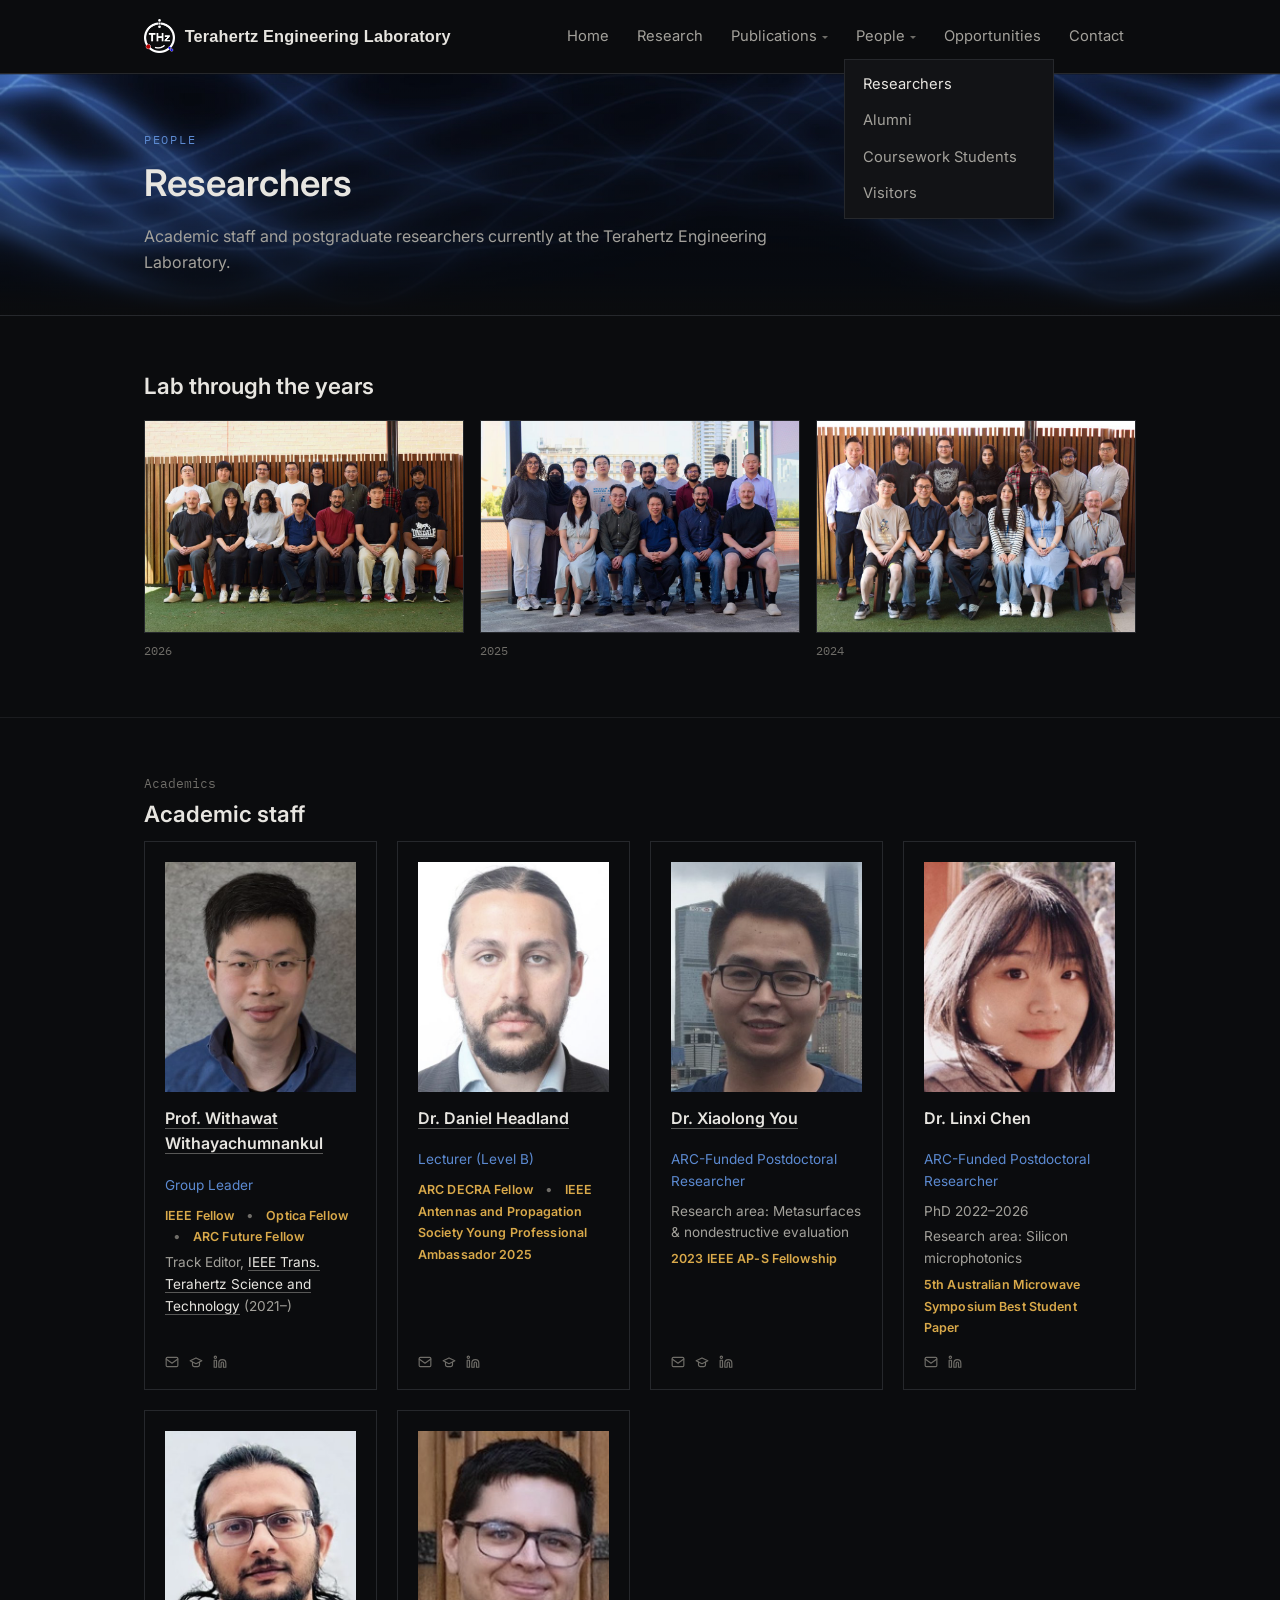
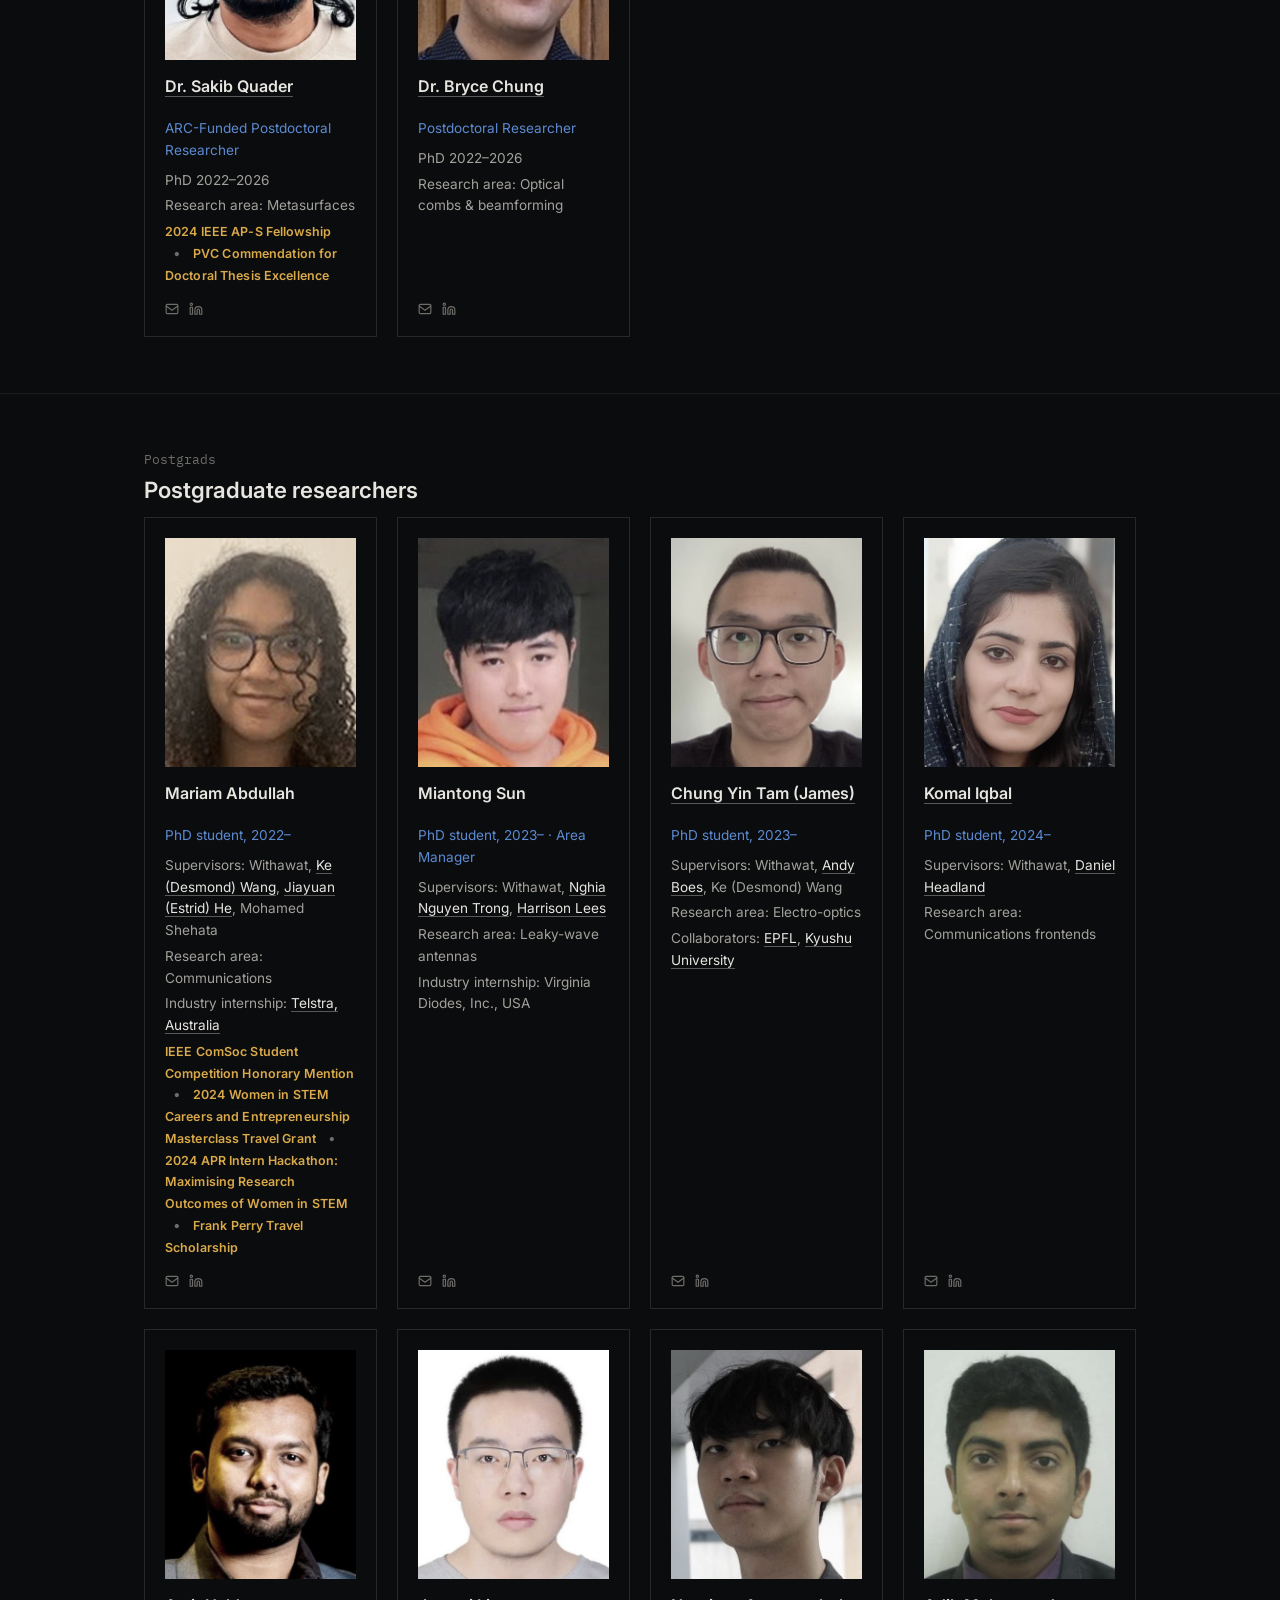
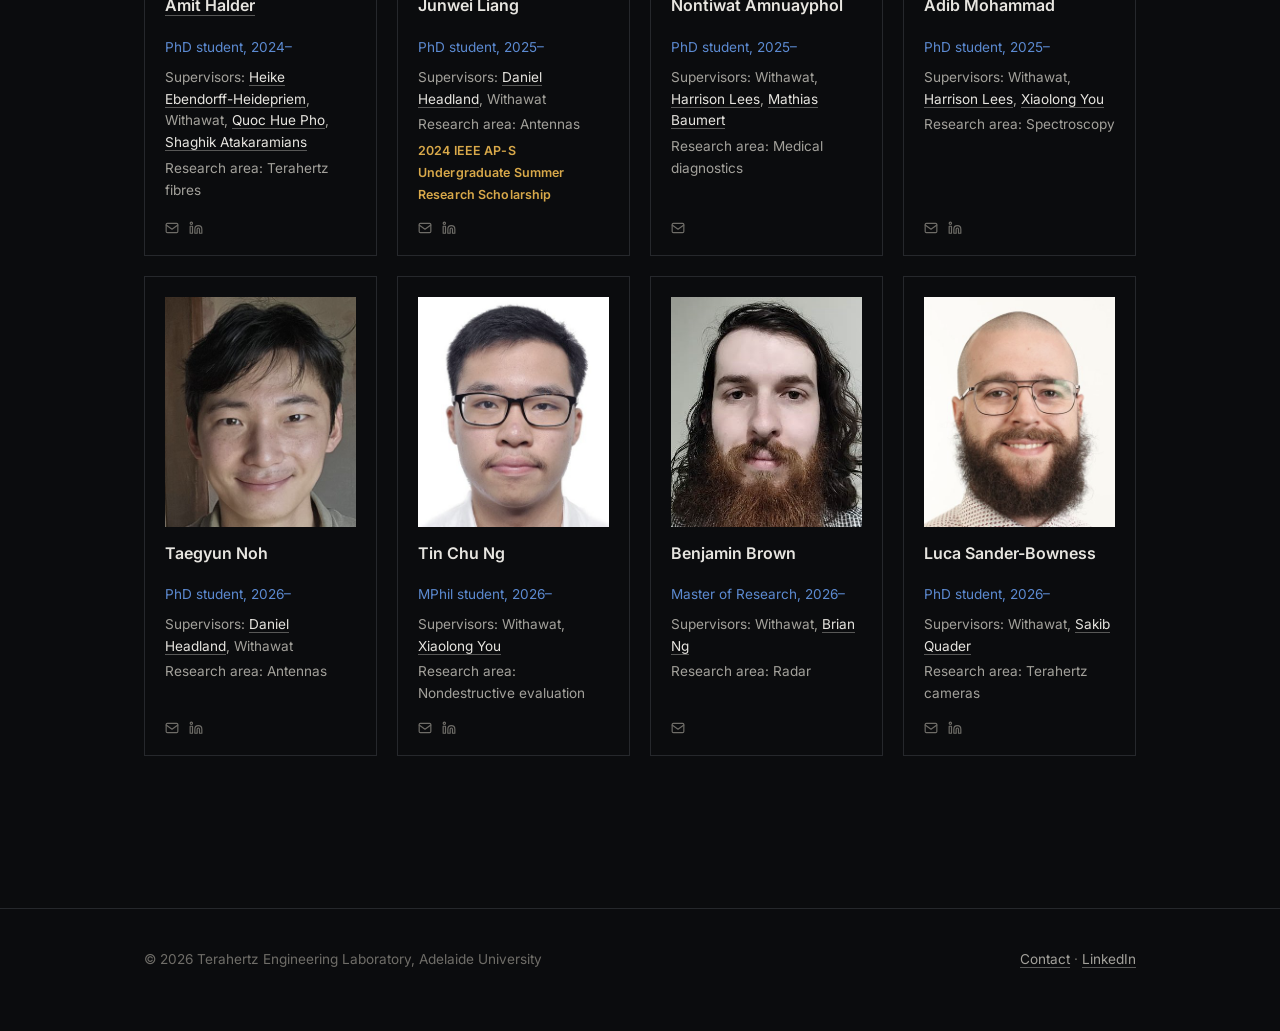
<file: people/researchers.html>
<!DOCTYPE html>
<html lang="en">
<head>
<meta charset="UTF-8">
<meta name="viewport" content="width=device-width, initial-scale=1">
<meta http-equiv="Cache-Control" content="no-cache, no-store, must-revalidate">
<title>Researchers — Terahertz Engineering Laboratory</title>
<meta name="description" content="Academic staff and postgraduate researchers at the Terahertz Engineering Laboratory, Adelaide University.">
<link rel="canonical" href="https://thz-el.org/people/researchers.html">
<meta property="og:type" content="website">
<meta property="og:site_name" content="Terahertz Engineering Laboratory">
<meta property="og:title" content="Researchers — Terahertz Engineering Laboratory">
<meta property="og:description" content="Academic staff and postgraduate researchers at the Terahertz Engineering Laboratory, Adelaide University.">
<meta property="og:url" content="https://thz-el.org/people/researchers.html">
<meta property="og:image" content="https://thz-el.org/assets/img/group-photo-1.jpg">
<meta name="twitter:card" content="summary_large_image">
<link rel="icon" href="/assets/img/brand/favicon.png" type="image/png">
<link rel="preconnect" href="https://fonts.googleapis.com">
<link rel="preconnect" href="https://fonts.gstatic.com" crossorigin>
<link href="https://fonts.googleapis.com/css2?family=Inter:wght@400;500;600&family=IBM+Plex+Mono:wght@400;500&display=swap" rel="stylesheet">
<link rel="stylesheet" href="/assets/css/style.css?v=20260927d">
</head>
<body>

<header class="site-header">
  <div class="site-header-inner">
    <a class="brand plain" href="/index.html">
      <img class="brand-mark" src="/assets/img/brand/mark-white.png" alt="THz">
      <span class="brand-name">Terahertz Engineering Laboratory</span>
    </a>
    <nav class="primary-nav" aria-label="Primary">
      <ul>
        <li><a href="/index.html">Home</a></li>
        <li><a href="/research.html">Research</a></li>
        <li class="has-children">
          <button class="nav-parent" aria-expanded="false">Publications</button>
          <div class="submenu">
            <a href="/publications/journal-articles.html">Journal Articles</a>
            <a href="/publications/conference-presentations.html">Conference Presentations</a>
            <a href="/publications/phd-theses.html">PhD Theses</a>
            <a href="/publications/codes.html">Codes</a>
          </div>
        </li>
        <li class="has-children open">
          <button class="nav-parent" aria-expanded="false">People</button>
          <div class="submenu">
            <a href="/people/researchers.html" aria-current="page">Researchers</a>
            <a href="/people/alumni.html">Alumni</a>
            <a href="/people/coursework.html">Coursework Students</a>
            <a href="/people/visitors.html">Visitors</a>
          </div>
        </li>
        <li><a href="/opportunities.html">Opportunities</a></li>
        <li><a href="/contact.html">Contact</a></li>
      </ul>
    </nav>
    <button class="nav-toggle" aria-label="Toggle navigation" aria-expanded="false"><span></span></button>
  </div>
</header>

<main>

  <section class="page-hero">
    <div class="wrap-wide">
      <p class="hero-eyebrow">People</p>
      <h1>Researchers</h1>
      <p class="lead">Academic staff and postgraduate researchers currently at the Terahertz Engineering Laboratory.</p>
    </div>
  </section>

  <section class="block">
    <div class="wrap-wide">
      <h2>Lab through the years</h2>
      <div class="team-photo-row">
        <figure>
          <a class="lightbox-link" href="/assets/img/team/team-2026.jpg">
            <img src="/assets/img/team/team-2026.jpg" alt="Terahertz Engineering Laboratory group, 2026" loading="lazy">
          </a>
          <figcaption>2026</figcaption>
        </figure>
        <figure>
          <a class="lightbox-link" href="/assets/img/team/team-2025.jpg">
            <img src="/assets/img/team/team-2025.jpg" alt="Terahertz Engineering Laboratory group, 2025" loading="lazy">
          </a>
          <figcaption>2025</figcaption>
        </figure>
        <figure>
          <a class="lightbox-link" href="/assets/img/team/team-2024.jpg">
            <img src="/assets/img/team/team-2024.jpg" alt="Terahertz Engineering Laboratory group, 2024" loading="lazy">
          </a>
          <figcaption>2024</figcaption>
        </figure>
      </div>
    </div>
  </section>

  <section class="block">
    <div class="wrap-wide">
      <span class="section-num">Academics</span>
      <h2>Academic staff</h2>
      <div class="people-grid">

        <div class="person">
          <img class="person-photo" src="/assets/img/people/withawat.jpg" alt="Prof. Withawat Withayachumnankul" loading="lazy">
          <p class="person-name"><a href="https://researchers.adelaide.edu.au/profile/withawat.withayachumnankul">Prof. Withawat Withayachumnankul</a></p>
          <p class="person-role">Group Leader</p>
          <p class="person-meta awards-line"><span class="tag-note">IEEE Fellow</span> <span class="note-sep">&bull;</span> <span class="tag-note">Optica Fellow</span> <span class="note-sep">&bull;</span> <span class="tag-note">ARC Future Fellow</span></p>
          <p class="person-meta">Track Editor, <a href="https://mtt.org/publications/terahertz-science-technology/">IEEE Trans. Terahertz Science and Technology</a> (2021&ndash;)</p>
          <div class="person-links">
            <a href="mailto:withawat@adelaide.edu.au" aria-label="Email" title="Email"><svg viewBox="0 0 24 24" width="14" height="14" fill="none" stroke="currentColor" stroke-width="2" stroke-linecap="round" stroke-linejoin="round"><rect x="2" y="4" width="20" height="16" rx="2"></rect><path d="m2 7 10 7 10-7"></path></svg></a>
            <a href="https://scholar.google.com/citations?user=DPxhjeUAAAAJ&amp;hl=en" aria-label="Google Scholar" title="Google Scholar"><svg viewBox="0 0 24 24" width="14" height="14" fill="none" stroke="currentColor" stroke-width="2" stroke-linecap="round" stroke-linejoin="round"><path d="M22 10 12 5 2 10l10 5 10-5Z"></path><path d="M6 12v5c0 1.5 3 3 6 3s6-1.5 6-3v-5"></path></svg></a>
            <a href="https://www.linkedin.com/in/withawat-withayachumnankul-61a342166/" aria-label="LinkedIn" title="LinkedIn"><svg viewBox="0 0 24 24" width="14" height="14" fill="none" stroke="currentColor" stroke-width="2" stroke-linecap="round" stroke-linejoin="round"><path d="M16 8a6 6 0 0 1 6 6v7h-4v-7a2 2 0 0 0-2-2 2 2 0 0 0-2 2v7h-4v-7a6 6 0 0 1 6-6z"></path><rect x="2" y="9" width="4" height="12"></rect><circle cx="4" cy="4" r="2"></circle></svg></a>
          </div>
        </div>

        <div class="person">
          <img class="person-photo" src="/assets/img/people/headland.jpg" alt="Dr. Daniel Headland" loading="lazy">
          <p class="person-name"><a href="https://researchers.adelaide.edu.au/profile/daniel.headland">Dr. Daniel Headland</a></p>
          <p class="person-role">Lecturer (Level B)</p>
          <p class="person-meta awards-line"><span class="tag-note">ARC DECRA Fellow</span> <span class="note-sep">&bull;</span> <span class="tag-note">IEEE Antennas and Propagation Society Young Professional Ambassador 2025</span></p>
          <div class="person-links"><a href="mailto:daniel.headland@adelaide.edu.au" aria-label="Email" title="Email"><svg viewBox="0 0 24 24" width="14" height="14" fill="none" stroke="currentColor" stroke-width="2" stroke-linecap="round" stroke-linejoin="round"><rect x="2" y="4" width="20" height="16" rx="2"></rect><path d="m2 7 10 7 10-7"></path></svg></a><a href="https://scholar.google.com/citations?user=72iwY2IAAAAJ&amp;hl=en" aria-label="Google Scholar" title="Google Scholar"><svg viewBox="0 0 24 24" width="14" height="14" fill="none" stroke="currentColor" stroke-width="2" stroke-linecap="round" stroke-linejoin="round"><path d="M22 10 12 5 2 10l10 5 10-5Z"></path><path d="M6 12v5c0 1.5 3 3 6 3s6-1.5 6-3v-5"></path></svg></a><a href="https://www.linkedin.com/in/daniel-headland-4a7821105/" aria-label="LinkedIn" title="LinkedIn"><svg viewBox="0 0 24 24" width="14" height="14" fill="none" stroke="currentColor" stroke-width="2" stroke-linecap="round" stroke-linejoin="round"><path d="M16 8a6 6 0 0 1 6 6v7h-4v-7a2 2 0 0 0-2-2 2 2 0 0 0-2 2v7h-4v-7a6 6 0 0 1 6-6z"></path><rect x="2" y="9" width="4" height="12"></rect><circle cx="4" cy="4" r="2"></circle></svg></a></div>
        </div>

        <div class="person">
          <img class="person-photo" src="/assets/img/people/xiaolong-you.jpg" alt="Dr. Xiaolong You" loading="lazy">
          <p class="person-name"><a href="https://researchers.adelaide.edu.au/profile/xiaolong.you">Dr. Xiaolong You</a></p>
          <p class="person-role">ARC-Funded Postdoctoral Researcher</p>
          <p class="person-meta">Research area: Metasurfaces &amp; nondestructive evaluation</p>
          <p class="person-meta awards-line"><span class="tag-note">2023 IEEE AP-S Fellowship</span></p>
          <div class="person-links"><a href="mailto:xiaolong.you@adelaide.edu.au" aria-label="Email" title="Email"><svg viewBox="0 0 24 24" width="14" height="14" fill="none" stroke="currentColor" stroke-width="2" stroke-linecap="round" stroke-linejoin="round"><rect x="2" y="4" width="20" height="16" rx="2"></rect><path d="m2 7 10 7 10-7"></path></svg></a><a href="https://scholar.google.com/citations?user=kFASehoAAAAJ&amp;hl=en" aria-label="Google Scholar" title="Google Scholar"><svg viewBox="0 0 24 24" width="14" height="14" fill="none" stroke="currentColor" stroke-width="2" stroke-linecap="round" stroke-linejoin="round"><path d="M22 10 12 5 2 10l10 5 10-5Z"></path><path d="M6 12v5c0 1.5 3 3 6 3s6-1.5 6-3v-5"></path></svg></a><a href="https://www.linkedin.com/in/xiaolong-you-438b18132/" aria-label="LinkedIn" title="LinkedIn"><svg viewBox="0 0 24 24" width="14" height="14" fill="none" stroke="currentColor" stroke-width="2" stroke-linecap="round" stroke-linejoin="round"><path d="M16 8a6 6 0 0 1 6 6v7h-4v-7a2 2 0 0 0-2-2 2 2 0 0 0-2 2v7h-4v-7a6 6 0 0 1 6-6z"></path><rect x="2" y="9" width="4" height="12"></rect><circle cx="4" cy="4" r="2"></circle></svg></a></div>
        </div>

        <div class="person">
          <img class="person-photo" src="/assets/img/people/linxi-chen.jpg" alt="Dr. Linxi Chen" loading="lazy">
          <p class="person-name">Dr. Linxi Chen</p>
          <p class="person-role">ARC-Funded Postdoctoral Researcher</p>
          <p class="person-meta">PhD 2022&ndash;2026</p>
          <p class="person-meta">Research area: Silicon microphotonics</p>
          <p class="person-meta awards-line"><span class="tag-note">5th Australian Microwave Symposium Best Student Paper</span></p>
          <div class="person-links"><a href="mailto:linxi.chen@adelaide.edu.au" aria-label="Email" title="Email"><svg viewBox="0 0 24 24" width="14" height="14" fill="none" stroke="currentColor" stroke-width="2" stroke-linecap="round" stroke-linejoin="round"><rect x="2" y="4" width="20" height="16" rx="2"></rect><path d="m2 7 10 7 10-7"></path></svg></a><a href="https://www.linkedin.com/in/linxi-chen-715521232/" aria-label="LinkedIn" title="LinkedIn"><svg viewBox="0 0 24 24" width="14" height="14" fill="none" stroke="currentColor" stroke-width="2" stroke-linecap="round" stroke-linejoin="round"><path d="M16 8a6 6 0 0 1 6 6v7h-4v-7a2 2 0 0 0-2-2 2 2 0 0 0-2 2v7h-4v-7a6 6 0 0 1 6-6z"></path><rect x="2" y="9" width="4" height="12"></rect><circle cx="4" cy="4" r="2"></circle></svg></a></div>
        </div>

        <div class="person">
          <img class="person-photo" src="/assets/img/people/quader.jpg" alt="Dr. Sakib Quader" loading="lazy">
          <p class="person-name"><a href="https://researchers.adelaide.edu.au/profile/sakib.quader">Dr. Sakib Quader</a></p>
          <p class="person-role">ARC-Funded Postdoctoral Researcher</p>
          <p class="person-meta">PhD 2022&ndash;2026</p>
          <p class="person-meta">Research area: Metasurfaces</p>
          <p class="person-meta awards-line"><span class="tag-note">2024 IEEE AP-S Fellowship</span> <span class="note-sep">&bull;</span> <span class="tag-note">PVC Commendation for Doctoral Thesis Excellence</span></p>
          <div class="person-links"><a href="mailto:sakib.quader@adelaide.edu.au" aria-label="Email" title="Email"><svg viewBox="0 0 24 24" width="14" height="14" fill="none" stroke="currentColor" stroke-width="2" stroke-linecap="round" stroke-linejoin="round"><rect x="2" y="4" width="20" height="16" rx="2"></rect><path d="m2 7 10 7 10-7"></path></svg></a><a href="https://www.linkedin.com/in/sakib-quader-a563331b7/" aria-label="LinkedIn" title="LinkedIn"><svg viewBox="0 0 24 24" width="14" height="14" fill="none" stroke="currentColor" stroke-width="2" stroke-linecap="round" stroke-linejoin="round"><path d="M16 8a6 6 0 0 1 6 6v7h-4v-7a2 2 0 0 0-2-2 2 2 0 0 0-2 2v7h-4v-7a6 6 0 0 1 6-6z"></path><rect x="2" y="9" width="4" height="12"></rect><circle cx="4" cy="4" r="2"></circle></svg></a></div>
        </div>

        <div class="person">
          <img class="person-photo" src="/assets/img/people/bryce-chung.jpg" alt="Dr. Bryce Chung" loading="lazy">
          <p class="person-name"><a href="https://researchers.adelaide.edu.au/profile/bryce.chung">Dr. Bryce Chung</a></p>
          <p class="person-role">Postdoctoral Researcher</p>
          <p class="person-meta">PhD 2022&ndash;2026</p>
          <p class="person-meta">Research area: Optical combs &amp; beamforming</p>
          <div class="person-links"><a href="mailto:bryce.chung@adelaide.edu.au" aria-label="Email" title="Email"><svg viewBox="0 0 24 24" width="14" height="14" fill="none" stroke="currentColor" stroke-width="2" stroke-linecap="round" stroke-linejoin="round"><rect x="2" y="4" width="20" height="16" rx="2"></rect><path d="m2 7 10 7 10-7"></path></svg></a><a href="https://au.linkedin.com/in/bryceachung" aria-label="LinkedIn" title="LinkedIn"><svg viewBox="0 0 24 24" width="14" height="14" fill="none" stroke="currentColor" stroke-width="2" stroke-linecap="round" stroke-linejoin="round"><path d="M16 8a6 6 0 0 1 6 6v7h-4v-7a2 2 0 0 0-2-2 2 2 0 0 0-2 2v7h-4v-7a6 6 0 0 1 6-6z"></path><rect x="2" y="9" width="4" height="12"></rect><circle cx="4" cy="4" r="2"></circle></svg></a></div>
        </div>

      </div>
    </div>
  </section>

  <section class="block">
    <div class="wrap-wide">
      <span class="section-num">Postgrads</span>
      <h2>Postgraduate researchers</h2>
      <div class="people-grid">

        <div class="person">
          <img class="person-photo" src="/assets/img/people/mariam-abdullah.jpg" alt="Mariam Abdullah" loading="lazy">
          <p class="person-name">Mariam Abdullah</p>
          <p class="person-role">PhD student, 2022&ndash;</p>
          <p class="person-meta">Supervisors: Withawat, <a href="https://academics.rmit.edu.au/ke-wang">Ke (Desmond) Wang</a>, <a href="https://www.rmit.edu.au/contact/staff-contacts/academic-staff/h/he-dr-estrid">Jiayuan (Estrid) He</a>, Mohamed Shehata</p>
          <p class="person-meta">Research area: Communications</p>
          <p class="person-meta">Industry internship: <a href="https://www.telstra.com.au/">Telstra, Australia</a></p>
          <p class="person-meta awards-line"><span class="tag-note">IEEE ComSoc Student Competition Honorary Mention</span> <span class="note-sep">&bull;</span> <span class="tag-note">2024 Women in STEM Careers and Entrepreneurship Masterclass Travel Grant</span> <span class="note-sep">&bull;</span> <span class="tag-note">2024 APR Intern Hackathon: Maximising Research Outcomes of Women in STEM</span> <span class="note-sep">&bull;</span> <span class="tag-note">Frank Perry Travel Scholarship</span></p>
          <div class="person-links"><a href="mailto:mariam.abdullah@adelaide.edu.au" aria-label="Email" title="Email"><svg viewBox="0 0 24 24" width="14" height="14" fill="none" stroke="currentColor" stroke-width="2" stroke-linecap="round" stroke-linejoin="round"><rect x="2" y="4" width="20" height="16" rx="2"></rect><path d="m2 7 10 7 10-7"></path></svg></a><a href="https://www.linkedin.com/in/mariam-abdullah-b19786141/" aria-label="LinkedIn" title="LinkedIn"><svg viewBox="0 0 24 24" width="14" height="14" fill="none" stroke="currentColor" stroke-width="2" stroke-linecap="round" stroke-linejoin="round"><path d="M16 8a6 6 0 0 1 6 6v7h-4v-7a2 2 0 0 0-2-2 2 2 0 0 0-2 2v7h-4v-7a6 6 0 0 1 6-6z"></path><rect x="2" y="9" width="4" height="12"></rect><circle cx="4" cy="4" r="2"></circle></svg></a></div>
        </div>

        <div class="person">
          <img class="person-photo" src="/assets/img/people/miantong-sun.jpg" alt="Miantong Sun" loading="lazy">
          <p class="person-name">Miantong Sun</p>
          <p class="person-role">PhD student, 2023&ndash; &middot; Area Manager</p>
          <p class="person-meta">Supervisors: Withawat, <a href="https://researchers.adelaide.edu.au/profile/nghia.nguyentrong">Nghia Nguyen Trong</a>, <a href="https://au.linkedin.com/in/harrison-lees-7ba57b225">Harrison Lees</a></p>
          <p class="person-meta">Research area: Leaky-wave antennas</p>
          <p class="person-meta">Industry internship: Virginia Diodes, Inc., USA</p>
          <div class="person-links"><a href="mailto:miantong.sun@adelaide.edu.au" aria-label="Email" title="Email"><svg viewBox="0 0 24 24" width="14" height="14" fill="none" stroke="currentColor" stroke-width="2" stroke-linecap="round" stroke-linejoin="round"><rect x="2" y="4" width="20" height="16" rx="2"></rect><path d="m2 7 10 7 10-7"></path></svg></a><a href="https://www.linkedin.com/in/milton-sun/" aria-label="LinkedIn" title="LinkedIn"><svg viewBox="0 0 24 24" width="14" height="14" fill="none" stroke="currentColor" stroke-width="2" stroke-linecap="round" stroke-linejoin="round"><path d="M16 8a6 6 0 0 1 6 6v7h-4v-7a2 2 0 0 0-2-2 2 2 0 0 0-2 2v7h-4v-7a6 6 0 0 1 6-6z"></path><rect x="2" y="9" width="4" height="12"></rect><circle cx="4" cy="4" r="2"></circle></svg></a></div>
        </div>

        <div class="person">
          <img class="person-photo" src="/assets/img/people/chungyin-tam.jpg" alt="Chung Yin Tam (James)" loading="lazy">
          <p class="person-name"><a href="https://researchers.adelaide.edu.au/profile/chungyin.tam">Chung Yin Tam (James)</a></p>
          <p class="person-role">PhD student, 2023&ndash;</p>
          <p class="person-meta">Supervisors: Withawat, <a href="https://researchers.adelaide.edu.au/profile/andy.boes">Andy Boes</a>, Ke (Desmond) Wang</p>
          <p class="person-meta">Research area: Electro-optics</p>
          <p class="person-meta">Collaborators: <a href="https://www.epfl.ch/labs/hylab/">EPFL</a>, <a href="https://yokoyama-labo.cm.kyushu-u.ac.jp/en/">Kyushu University</a></p>
          <div class="person-links"><a href="mailto:chungyin.tam@adelaide.edu.au" aria-label="Email" title="Email"><svg viewBox="0 0 24 24" width="14" height="14" fill="none" stroke="currentColor" stroke-width="2" stroke-linecap="round" stroke-linejoin="round"><rect x="2" y="4" width="20" height="16" rx="2"></rect><path d="m2 7 10 7 10-7"></path></svg></a><a href="https://www.linkedin.com/in/jamestcy/" aria-label="LinkedIn" title="LinkedIn"><svg viewBox="0 0 24 24" width="14" height="14" fill="none" stroke="currentColor" stroke-width="2" stroke-linecap="round" stroke-linejoin="round"><path d="M16 8a6 6 0 0 1 6 6v7h-4v-7a2 2 0 0 0-2-2 2 2 0 0 0-2 2v7h-4v-7a6 6 0 0 1 6-6z"></path><rect x="2" y="9" width="4" height="12"></rect><circle cx="4" cy="4" r="2"></circle></svg></a></div>
        </div>

        <div class="person">
          <img class="person-photo" src="/assets/img/people/komal-iqbal.jpg" alt="Komal Iqbal" loading="lazy">
          <p class="person-name"><a href="https://researchers.adelaide.edu.au/profile/komal.iqbal">Komal Iqbal</a></p>
          <p class="person-role">PhD student, 2024&ndash;</p>
          <p class="person-meta">Supervisors: Withawat, <a href="https://researchers.adelaide.edu.au/profile/daniel.headland">Daniel Headland</a></p>
          <p class="person-meta">Research area: Communications frontends</p>
          
          <div class="person-links"><a href="mailto:komal.iqbal@adelaide.edu.au" aria-label="Email" title="Email"><svg viewBox="0 0 24 24" width="14" height="14" fill="none" stroke="currentColor" stroke-width="2" stroke-linecap="round" stroke-linejoin="round"><rect x="2" y="4" width="20" height="16" rx="2"></rect><path d="m2 7 10 7 10-7"></path></svg></a><a href="https://www.linkedin.com/in/komal-iqbal-0a396112b/" aria-label="LinkedIn" title="LinkedIn"><svg viewBox="0 0 24 24" width="14" height="14" fill="none" stroke="currentColor" stroke-width="2" stroke-linecap="round" stroke-linejoin="round"><path d="M16 8a6 6 0 0 1 6 6v7h-4v-7a2 2 0 0 0-2-2 2 2 0 0 0-2 2v7h-4v-7a6 6 0 0 1 6-6z"></path><rect x="2" y="9" width="4" height="12"></rect><circle cx="4" cy="4" r="2"></circle></svg></a></div>
        </div>

        <div class="person">
          <img class="person-photo" src="/assets/img/people/amit-halder.jpg" alt="Amit Halder" loading="lazy">
          <p class="person-name"><a href="https://researchers.adelaide.edu.au/profile/amit.halder">Amit Halder</a></p>
          <p class="person-role">PhD student, 2024&ndash;</p>
          <p class="person-meta">Supervisors: <a href="https://researchers.adelaide.edu.au/profile/heike.ebendorff">Heike Ebendorff-Heidepriem</a>, Withawat, <a href="https://researchers.adelaide.edu.au/profile/quochue.pho">Quoc Hue Pho</a>, <a href="https://www.unsw.edu.au/staff/shaghik-atakaramians">Shaghik Atakaramians</a></p>
          <p class="person-meta">Research area: Terahertz fibres</p>
          <div class="person-links"><a href="mailto:amit.halder@adelaide.edu.au" aria-label="Email" title="Email"><svg viewBox="0 0 24 24" width="14" height="14" fill="none" stroke="currentColor" stroke-width="2" stroke-linecap="round" stroke-linejoin="round"><rect x="2" y="4" width="20" height="16" rx="2"></rect><path d="m2 7 10 7 10-7"></path></svg></a><a href="https://www.linkedin.com/in/amit-halder-223278340/" aria-label="LinkedIn" title="LinkedIn"><svg viewBox="0 0 24 24" width="14" height="14" fill="none" stroke="currentColor" stroke-width="2" stroke-linecap="round" stroke-linejoin="round"><path d="M16 8a6 6 0 0 1 6 6v7h-4v-7a2 2 0 0 0-2-2 2 2 0 0 0-2 2v7h-4v-7a6 6 0 0 1 6-6z"></path><rect x="2" y="9" width="4" height="12"></rect><circle cx="4" cy="4" r="2"></circle></svg></a></div>
        </div>

        <div class="person">
          <img class="person-photo" src="/assets/img/people/junwei-liang.jpg" alt="Junwei Liang" loading="lazy">
          <p class="person-name">Junwei Liang</p>
          <p class="person-role">PhD student, 2025&ndash;</p>
          <p class="person-meta">Supervisors: <a href="https://researchers.adelaide.edu.au/profile/daniel.headland">Daniel Headland</a>, Withawat</p>
          <p class="person-meta">Research area: Antennas</p>
          <p class="person-meta awards-line"><span class="tag-note">2024 IEEE AP-S Undergraduate Summer Research Scholarship</span></p>
          <div class="person-links"><a href="mailto:junwei.liang@adelaide.edu.au" aria-label="Email" title="Email"><svg viewBox="0 0 24 24" width="14" height="14" fill="none" stroke="currentColor" stroke-width="2" stroke-linecap="round" stroke-linejoin="round"><rect x="2" y="4" width="20" height="16" rx="2"></rect><path d="m2 7 10 7 10-7"></path></svg></a><a href="https://www.linkedin.com/in/junwei-liang-17730b270/" aria-label="LinkedIn" title="LinkedIn"><svg viewBox="0 0 24 24" width="14" height="14" fill="none" stroke="currentColor" stroke-width="2" stroke-linecap="round" stroke-linejoin="round"><path d="M16 8a6 6 0 0 1 6 6v7h-4v-7a2 2 0 0 0-2-2 2 2 0 0 0-2 2v7h-4v-7a6 6 0 0 1 6-6z"></path><rect x="2" y="9" width="4" height="12"></rect><circle cx="4" cy="4" r="2"></circle></svg></a></div>
        </div>

        <div class="person">
          <img class="person-photo" src="/assets/img/people/nontiwat.jpg" alt="Nontiwat Amnuayphol" loading="lazy">
          <p class="person-name">Nontiwat Amnuayphol</p>
          <p class="person-role">PhD student, 2025&ndash;</p>
          <p class="person-meta">Supervisors: Withawat, <a href="https://au.linkedin.com/in/harrison-lees-7ba57b225">Harrison Lees</a>, <a href="https://researchers.adelaide.edu.au/profile/mathias.baumert">Mathias Baumert</a></p>
          <p class="person-meta">Research area: Medical diagnostics</p>
          <div class="person-links"><a href="mailto:nontiwat.amnuayphol@adelaide.edu.au" aria-label="Email" title="Email"><svg viewBox="0 0 24 24" width="14" height="14" fill="none" stroke="currentColor" stroke-width="2" stroke-linecap="round" stroke-linejoin="round"><rect x="2" y="4" width="20" height="16" rx="2"></rect><path d="m2 7 10 7 10-7"></path></svg></a></div>
        </div>

        <div class="person">
          <img class="person-photo" src="/assets/img/people/adib.jpg" alt="Adib Mohammad" loading="lazy">
          <p class="person-name">Adib Mohammad</p>
          <p class="person-role">PhD student, 2025&ndash;</p>
          <p class="person-meta">Supervisors: Withawat, <a href="https://au.linkedin.com/in/harrison-lees-7ba57b225">Harrison Lees</a>, <a href="https://researchers.adelaide.edu.au/profile/xiaolong.you">Xiaolong You</a></p>
          <p class="person-meta">Research area: Spectroscopy</p>
          <div class="person-links"><a href="mailto:adib.mohammad@adelaide.edu.au" aria-label="Email" title="Email"><svg viewBox="0 0 24 24" width="14" height="14" fill="none" stroke="currentColor" stroke-width="2" stroke-linecap="round" stroke-linejoin="round"><rect x="2" y="4" width="20" height="16" rx="2"></rect><path d="m2 7 10 7 10-7"></path></svg></a><a href="https://www.linkedin.com/in/adibmohammad/" aria-label="LinkedIn" title="LinkedIn"><svg viewBox="0 0 24 24" width="14" height="14" fill="none" stroke="currentColor" stroke-width="2" stroke-linecap="round" stroke-linejoin="round"><path d="M16 8a6 6 0 0 1 6 6v7h-4v-7a2 2 0 0 0-2-2 2 2 0 0 0-2 2v7h-4v-7a6 6 0 0 1 6-6z"></path><rect x="2" y="9" width="4" height="12"></rect><circle cx="4" cy="4" r="2"></circle></svg></a></div>
        </div>

        <div class="person">
          <img class="person-photo" src="/assets/img/people/taegyun-noh.jpg" alt="Taegyun Noh" loading="lazy">
          <p class="person-name">Taegyun Noh</p>
          <p class="person-role">PhD student, 2026&ndash;</p>
          <p class="person-meta">Supervisors: <a href="https://researchers.adelaide.edu.au/profile/daniel.headland">Daniel Headland</a>, Withawat</p>
          <p class="person-meta">Research area: Antennas</p>
          <div class="person-links"><a href="mailto:taegyun.noh@adelaide.edu.au" aria-label="Email" title="Email"><svg viewBox="0 0 24 24" width="14" height="14" fill="none" stroke="currentColor" stroke-width="2" stroke-linecap="round" stroke-linejoin="round"><rect x="2" y="4" width="20" height="16" rx="2"></rect><path d="m2 7 10 7 10-7"></path></svg></a><a href="https://www.linkedin.com/in/taegyun-noh-9558a3258/" aria-label="LinkedIn" title="LinkedIn"><svg viewBox="0 0 24 24" width="14" height="14" fill="none" stroke="currentColor" stroke-width="2" stroke-linecap="round" stroke-linejoin="round"><path d="M16 8a6 6 0 0 1 6 6v7h-4v-7a2 2 0 0 0-2-2 2 2 0 0 0-2 2v7h-4v-7a6 6 0 0 1 6-6z"></path><rect x="2" y="9" width="4" height="12"></rect><circle cx="4" cy="4" r="2"></circle></svg></a></div>
        </div>

        <div class="person">
          <img class="person-photo" src="/assets/img/people/tinchu-ng.jpg" alt="Tin Chu Ng" loading="lazy">
          <p class="person-name">Tin Chu Ng</p>
          <p class="person-role">MPhil student, 2026&ndash;</p>
          <p class="person-meta">Supervisors: Withawat, <a href="https://researchers.adelaide.edu.au/profile/xiaolong.you">Xiaolong You</a></p>
          <p class="person-meta">Research area: Nondestructive evaluation</p>
          <div class="person-links"><a href="mailto:tinchu.ng@adelaide.edu.au" aria-label="Email" title="Email"><svg viewBox="0 0 24 24" width="14" height="14" fill="none" stroke="currentColor" stroke-width="2" stroke-linecap="round" stroke-linejoin="round"><rect x="2" y="4" width="20" height="16" rx="2"></rect><path d="m2 7 10 7 10-7"></path></svg></a><a href="https://www.linkedin.com/in/tcng/" aria-label="LinkedIn" title="LinkedIn"><svg viewBox="0 0 24 24" width="14" height="14" fill="none" stroke="currentColor" stroke-width="2" stroke-linecap="round" stroke-linejoin="round"><path d="M16 8a6 6 0 0 1 6 6v7h-4v-7a2 2 0 0 0-2-2 2 2 0 0 0-2 2v7h-4v-7a6 6 0 0 1 6-6z"></path><rect x="2" y="9" width="4" height="12"></rect><circle cx="4" cy="4" r="2"></circle></svg></a></div>
        </div>

        <div class="person">
          <img class="person-photo" src="/assets/img/people/benjamin-brown.jpg" alt="Benjamin Brown" loading="lazy">
          <p class="person-name">Benjamin Brown</p>
          <p class="person-role">Master of Research, 2026&ndash;</p>
          <p class="person-meta">Supervisors: Withawat, <a href="https://researchers.adelaide.edu.au/profile/brian.ng">Brian Ng</a></p>
          <p class="person-meta">Research area: Radar</p>
          <div class="person-links"><a href="mailto:benjamin.e.brown@adelaide.edu.au" aria-label="Email" title="Email"><svg viewBox="0 0 24 24" width="14" height="14" fill="none" stroke="currentColor" stroke-width="2" stroke-linecap="round" stroke-linejoin="round"><rect x="2" y="4" width="20" height="16" rx="2"></rect><path d="m2 7 10 7 10-7"></path></svg></a></div>
        </div>

        <div class="person">
          <img class="person-photo" src="/assets/img/people/luca-sb.jpg" alt="Luca Sander-Bowness" loading="lazy">
          <p class="person-name">Luca Sander-Bowness</p>
          <p class="person-role">PhD student, 2026&ndash;</p>
          <p class="person-meta">Supervisors: Withawat, <a href="https://researchers.adelaide.edu.au/profile/sakib.quader">Sakib Quader</a></p>
          <p class="person-meta">Research area: Terahertz cameras</p>
          <div class="person-links"><a href="mailto:luca.sander-bowness@adelaide.edu.au" aria-label="Email" title="Email"><svg viewBox="0 0 24 24" width="14" height="14" fill="none" stroke="currentColor" stroke-width="2" stroke-linecap="round" stroke-linejoin="round"><rect x="2" y="4" width="20" height="16" rx="2"></rect><path d="m2 7 10 7 10-7"></path></svg></a><a href="https://www.linkedin.com/in/luca-sander-bowness/" aria-label="LinkedIn" title="LinkedIn"><svg viewBox="0 0 24 24" width="14" height="14" fill="none" stroke="currentColor" stroke-width="2" stroke-linecap="round" stroke-linejoin="round"><path d="M16 8a6 6 0 0 1 6 6v7h-4v-7a2 2 0 0 0-2-2 2 2 0 0 0-2 2v7h-4v-7a6 6 0 0 1 6-6z"></path><rect x="2" y="9" width="4" height="12"></rect><circle cx="4" cy="4" r="2"></circle></svg></a></div>
        </div>

      </div>
    </div>
  </section>

</main>

<footer class="site-footer">
  <div class="wrap-wide" style="display:block;">
    <div style="display:flex; justify-content:space-between; flex-wrap:wrap; gap:16px;">
      <span>&copy; <span data-copyright-year>2026</span> Terahertz Engineering Laboratory, Adelaide University</span>
      <span><a href="/contact.html">Contact</a> &middot; <a href="https://www.linkedin.com/company/thz-el">LinkedIn</a></span>
    </div>
  </div>
</footer>

<script src="/assets/js/main.js?v=20260927d"></script>
</body>
</html>
</file>
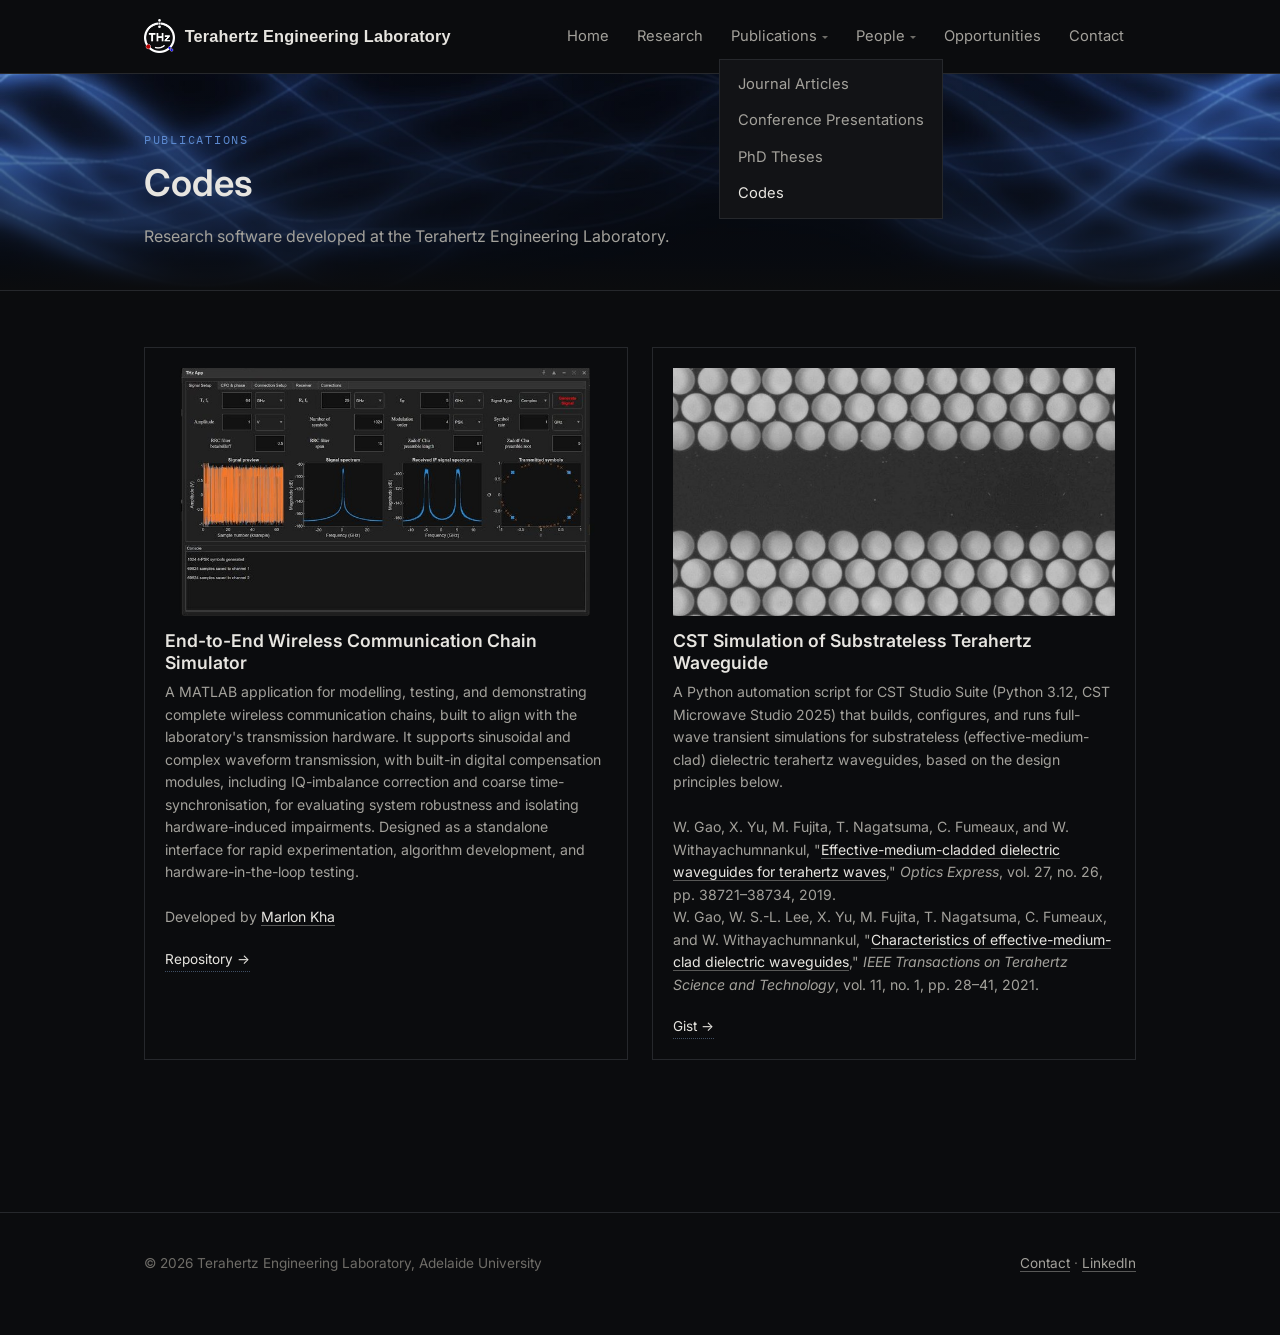
<file: publications/codes.html>
<!DOCTYPE html>
<html lang="en">
<head>
<meta charset="UTF-8">
<meta name="viewport" content="width=device-width, initial-scale=1">
<meta http-equiv="Cache-Control" content="no-cache, no-store, must-revalidate">
<title>Codes — Terahertz Engineering Laboratory</title>
<meta name="description" content="Research software from the Terahertz Engineering Laboratory, Adelaide University.">
<link rel="canonical" href="https://thz-el.org/publications/codes.html">
<meta property="og:type" content="website">
<meta property="og:site_name" content="Terahertz Engineering Laboratory">
<meta property="og:title" content="Codes — Terahertz Engineering Laboratory">
<meta property="og:description" content="Research software from the Terahertz Engineering Laboratory, Adelaide University.">
<meta property="og:url" content="https://thz-el.org/publications/codes.html">
<meta property="og:image" content="https://thz-el.org/assets/img/group-photo-1.jpg">
<meta name="twitter:card" content="summary_large_image">
<link rel="icon" href="/assets/img/brand/favicon.png" type="image/png">
<link rel="preconnect" href="https://fonts.googleapis.com">
<link rel="preconnect" href="https://fonts.gstatic.com" crossorigin>
<link href="https://fonts.googleapis.com/css2?family=Inter:wght@400;500;600&family=IBM+Plex+Mono:wght@400;500&display=swap" rel="stylesheet">
<link rel="stylesheet" href="/assets/css/style.css?v=20260927d">
</head>
<body>

<header class="site-header">
  <div class="site-header-inner">
    <a class="brand plain" href="/index.html">
      <img class="brand-mark" src="/assets/img/brand/mark-white.png" alt="THz">
      <span class="brand-name">Terahertz Engineering Laboratory</span>
    </a>
    <nav class="primary-nav" aria-label="Primary">
      <ul>
        <li><a href="/index.html">Home</a></li>
        <li><a href="/research.html">Research</a></li>
        <li class="has-children open">
          <button class="nav-parent" aria-expanded="false">Publications</button>
          <div class="submenu">
            <a href="/publications/journal-articles.html">Journal Articles</a>
            <a href="/publications/conference-presentations.html">Conference Presentations</a>
            <a href="/publications/phd-theses.html">PhD Theses</a>
            <a href="/publications/codes.html" aria-current="page">Codes</a>
          </div>
        </li>
        <li class="has-children">
          <button class="nav-parent" aria-expanded="false">People</button>
          <div class="submenu">
            <a href="/people/researchers.html">Researchers</a>
            <a href="/people/alumni.html">Alumni</a>
            <a href="/people/coursework.html">Coursework Students</a>
            <a href="/people/visitors.html">Visitors</a>
          </div>
        </li>
        <li><a href="/opportunities.html">Opportunities</a></li>
        <li><a href="/contact.html">Contact</a></li>
      </ul>
    </nav>
    <button class="nav-toggle" aria-label="Toggle navigation" aria-expanded="false"><span></span></button>
  </div>
</header>

<main>

  <section class="page-hero">
    <div class="wrap-wide">
      <p class="hero-eyebrow">Publications</p>
      <h1>Codes</h1>
      <p class="lead">Research software developed at the Terahertz Engineering Laboratory.</p>
    </div>
  </section>

  <section class="block">
    <div class="wrap-wide">
      <div class="card-grid">
        <div class="card">
          <img src="/assets/img/research/code-comm-chain.jpg?v=20260921g" alt="End-to-end wireless communication chain simulator interface" loading="lazy">
          <h3>End-to-End Wireless Communication Chain Simulator</h3>
          <p>A MATLAB application for modelling, testing, and demonstrating complete wireless communication chains, built to align with the laboratory's transmission hardware. It supports sinusoidal and complex waveform transmission, with built-in digital compensation modules, including IQ-imbalance correction and coarse time-synchronisation, for evaluating system robustness and isolating hardware-induced impairments. Designed as a standalone interface for rapid experimentation, algorithm development, and hardware-in-the-loop testing.</p>
          <p class="small">Developed by <a href="https://www.linkedin.com/in/marlon-kha-208141293/">Marlon Kha</a></p>
          <div class="entry-links"><a href="https://github.com/withawat-cell/comm_chain.git">Repository &rarr;</a></div>
        </div>
        <div class="card">
          <img src="/assets/img/research/code-cst-sim.jpg?v=20260921g" alt="CST simulation of a substrateless terahertz waveguide" loading="lazy">
          <h3>CST Simulation of Substrateless Terahertz Waveguide</h3>
          <p>A Python automation script for CST Studio Suite (Python 3.12, CST Microwave Studio 2025) that builds, configures, and runs full-wave transient simulations for substrateless (effective-medium-clad) dielectric terahertz waveguides, based on the design principles below.</p>
          <p class="small">W. Gao, X. Yu, M. Fujita, T. Nagatsuma, C. Fumeaux, and W. Withayachumnankul, "<a href="https://doi.org/10.1364/OE.382181">Effective-medium-cladded dielectric waveguides for terahertz waves</a>," <em>Optics Express</em>, vol. 27, no. 26, pp. 38721&ndash;38734, 2019.<br>
          W. Gao, W. S.-L. Lee, X. Yu, M. Fujita, T. Nagatsuma, C. Fumeaux, and W. Withayachumnankul, "<a href="https://doi.org/10.1109/TTHZ.2020.3023917">Characteristics of effective-medium-clad dielectric waveguides</a>," <em>IEEE Transactions on Terahertz Science and Technology</em>, vol. 11, no. 1, pp. 28&ndash;41, 2021.</p>
          <div class="entry-links"><a href="https://gist.github.com/withawat-cell/5f3192e66faae0e291e63ef4a68d6c75">Gist &rarr;</a></div>
        </div>
      </div>
    </div>
  </section>

</main>

<footer class="site-footer">
  <div class="wrap-wide" style="display:block;">
    <div style="display:flex; justify-content:space-between; flex-wrap:wrap; gap:16px;">
      <span>&copy; <span data-copyright-year>2026</span> Terahertz Engineering Laboratory, Adelaide University</span>
      <span><a href="/contact.html">Contact</a> &middot; <a href="https://www.linkedin.com/company/thz-el">LinkedIn</a></span>
    </div>
  </div>
</footer>

<script src="/assets/js/main.js?v=20260927d"></script>
</body>
</html>
</file>
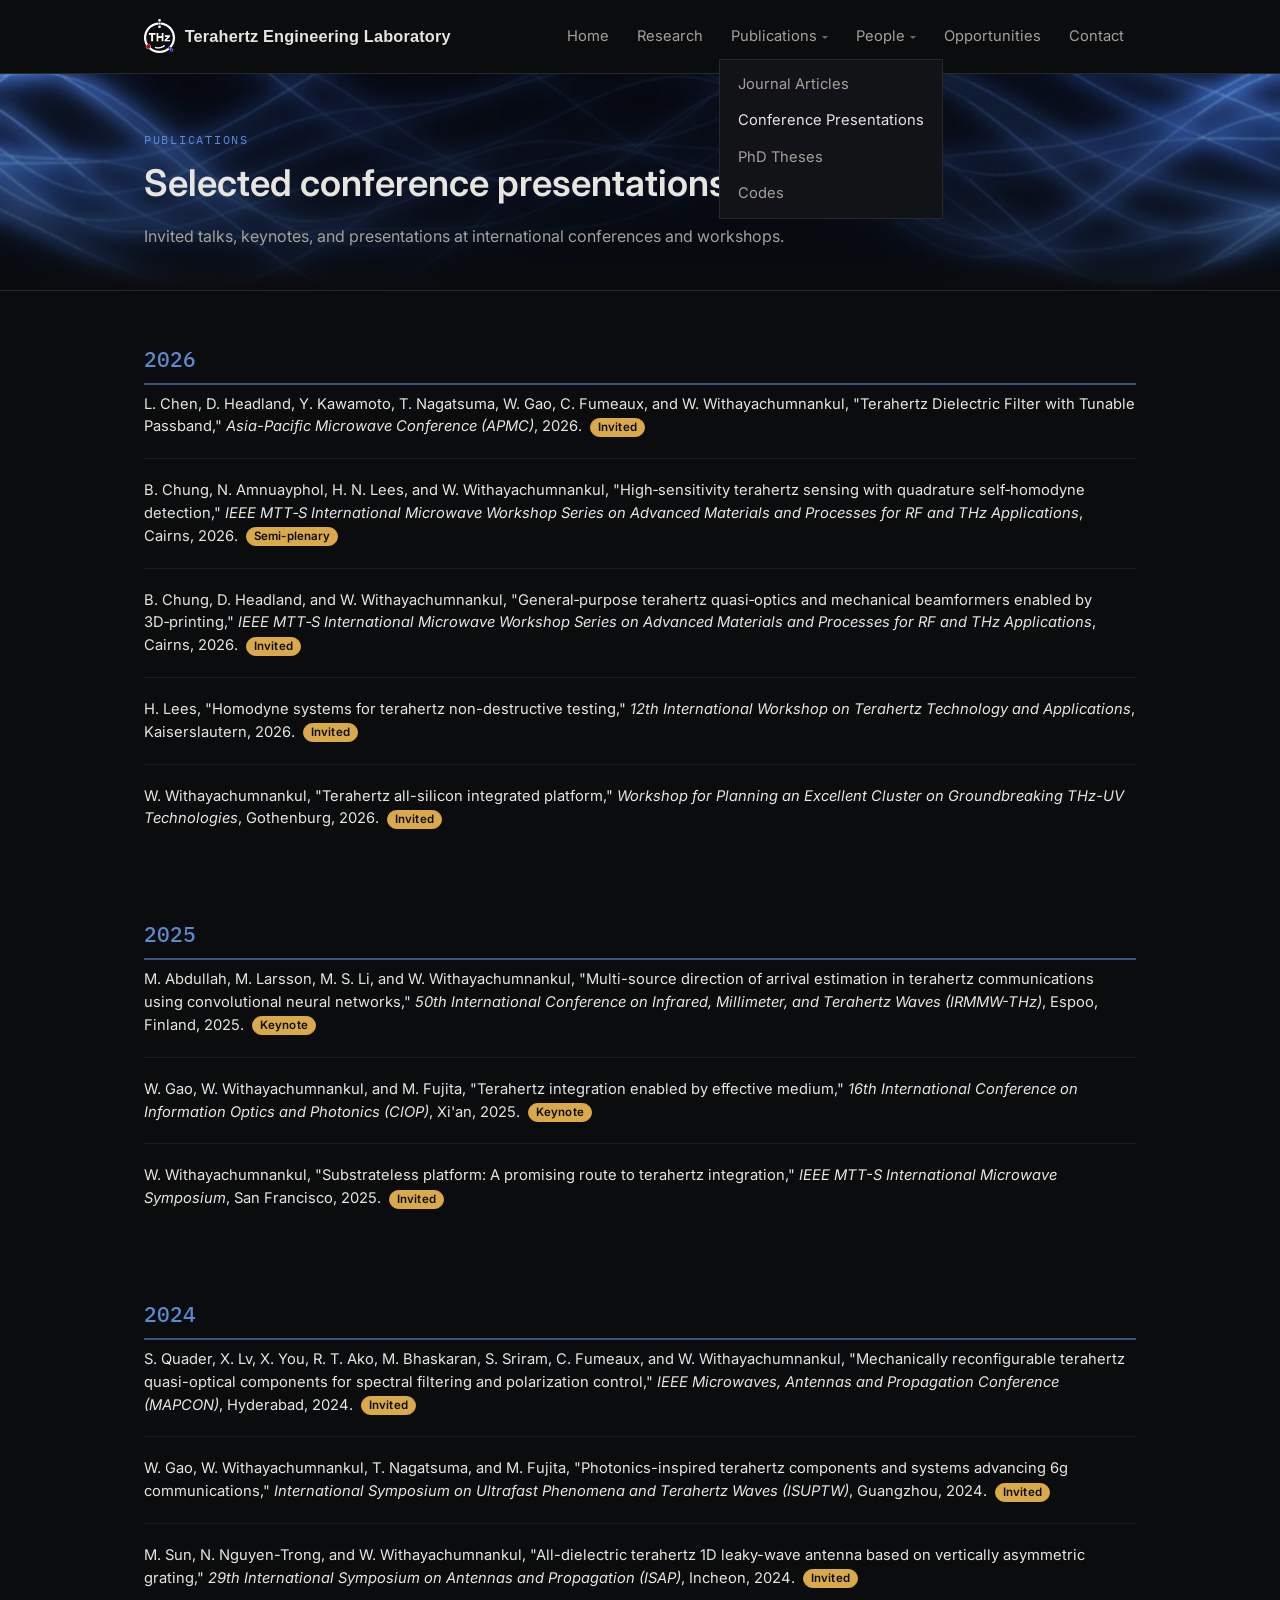
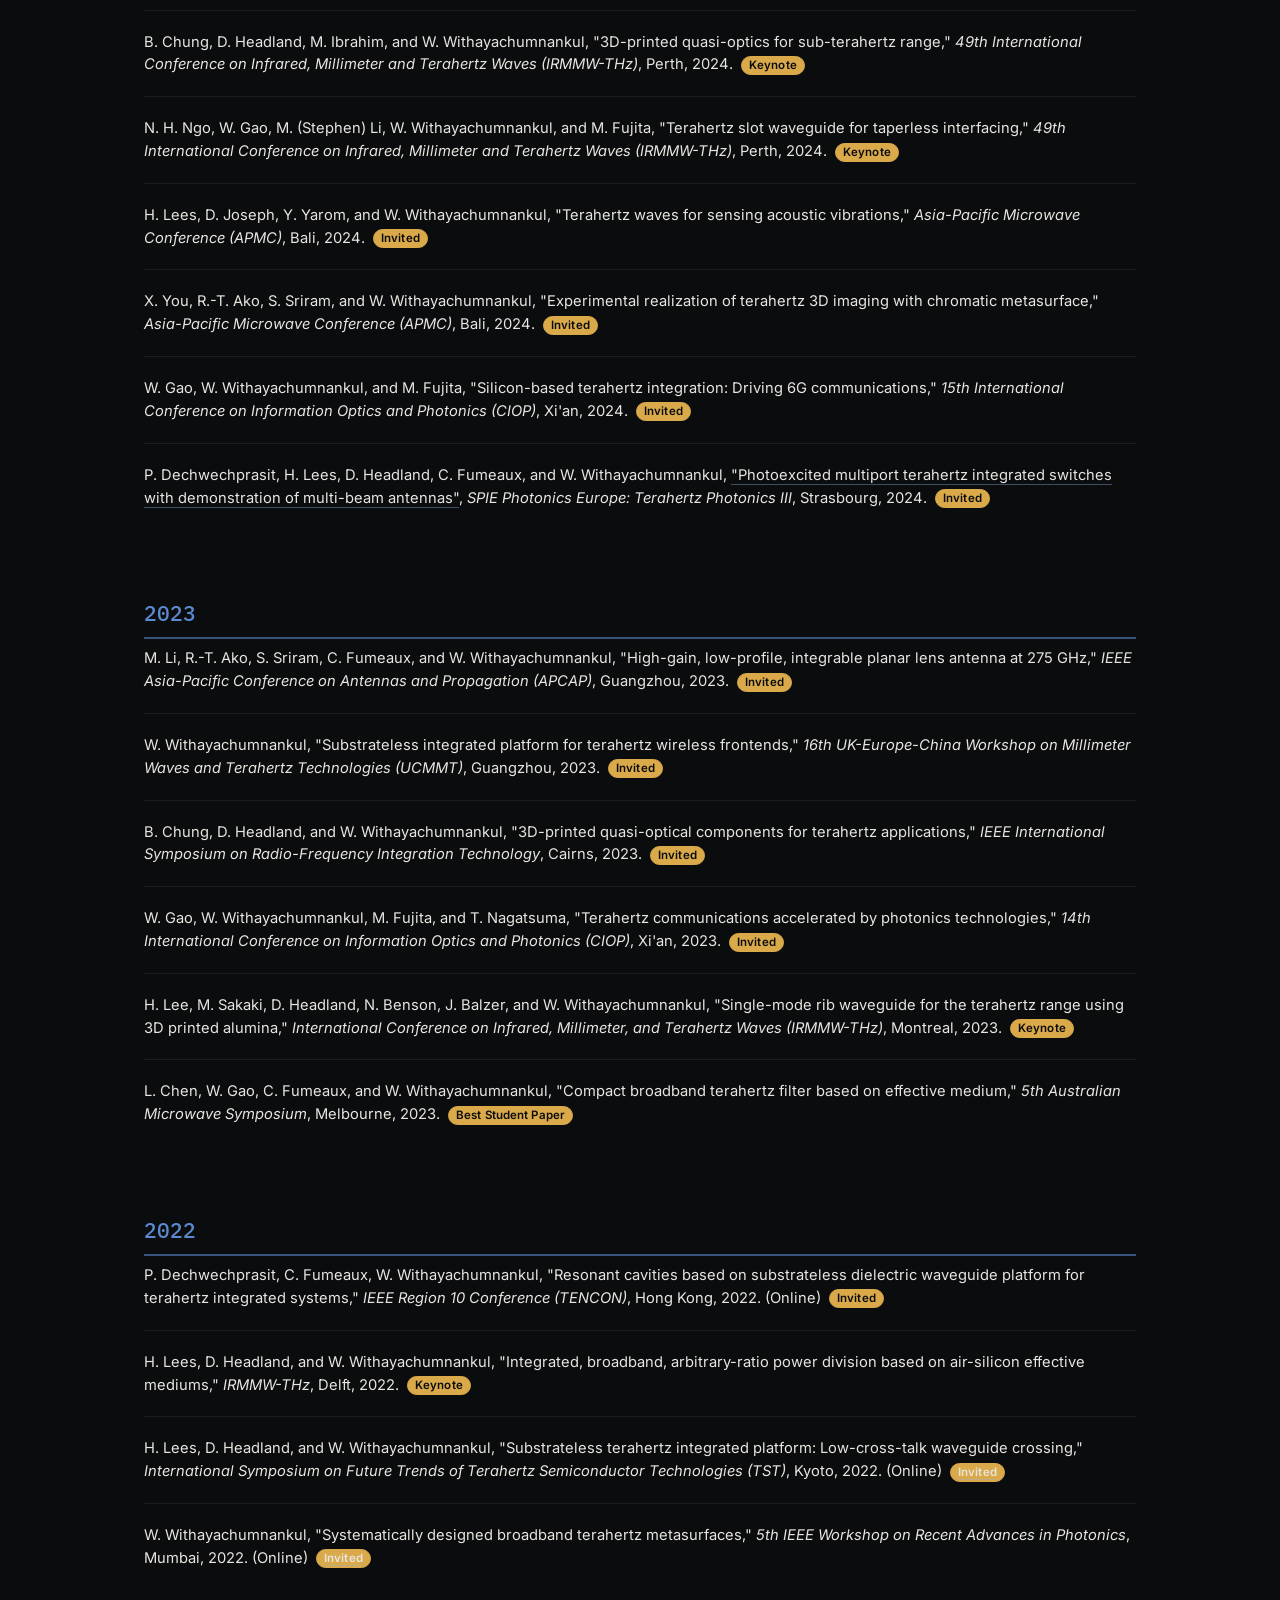
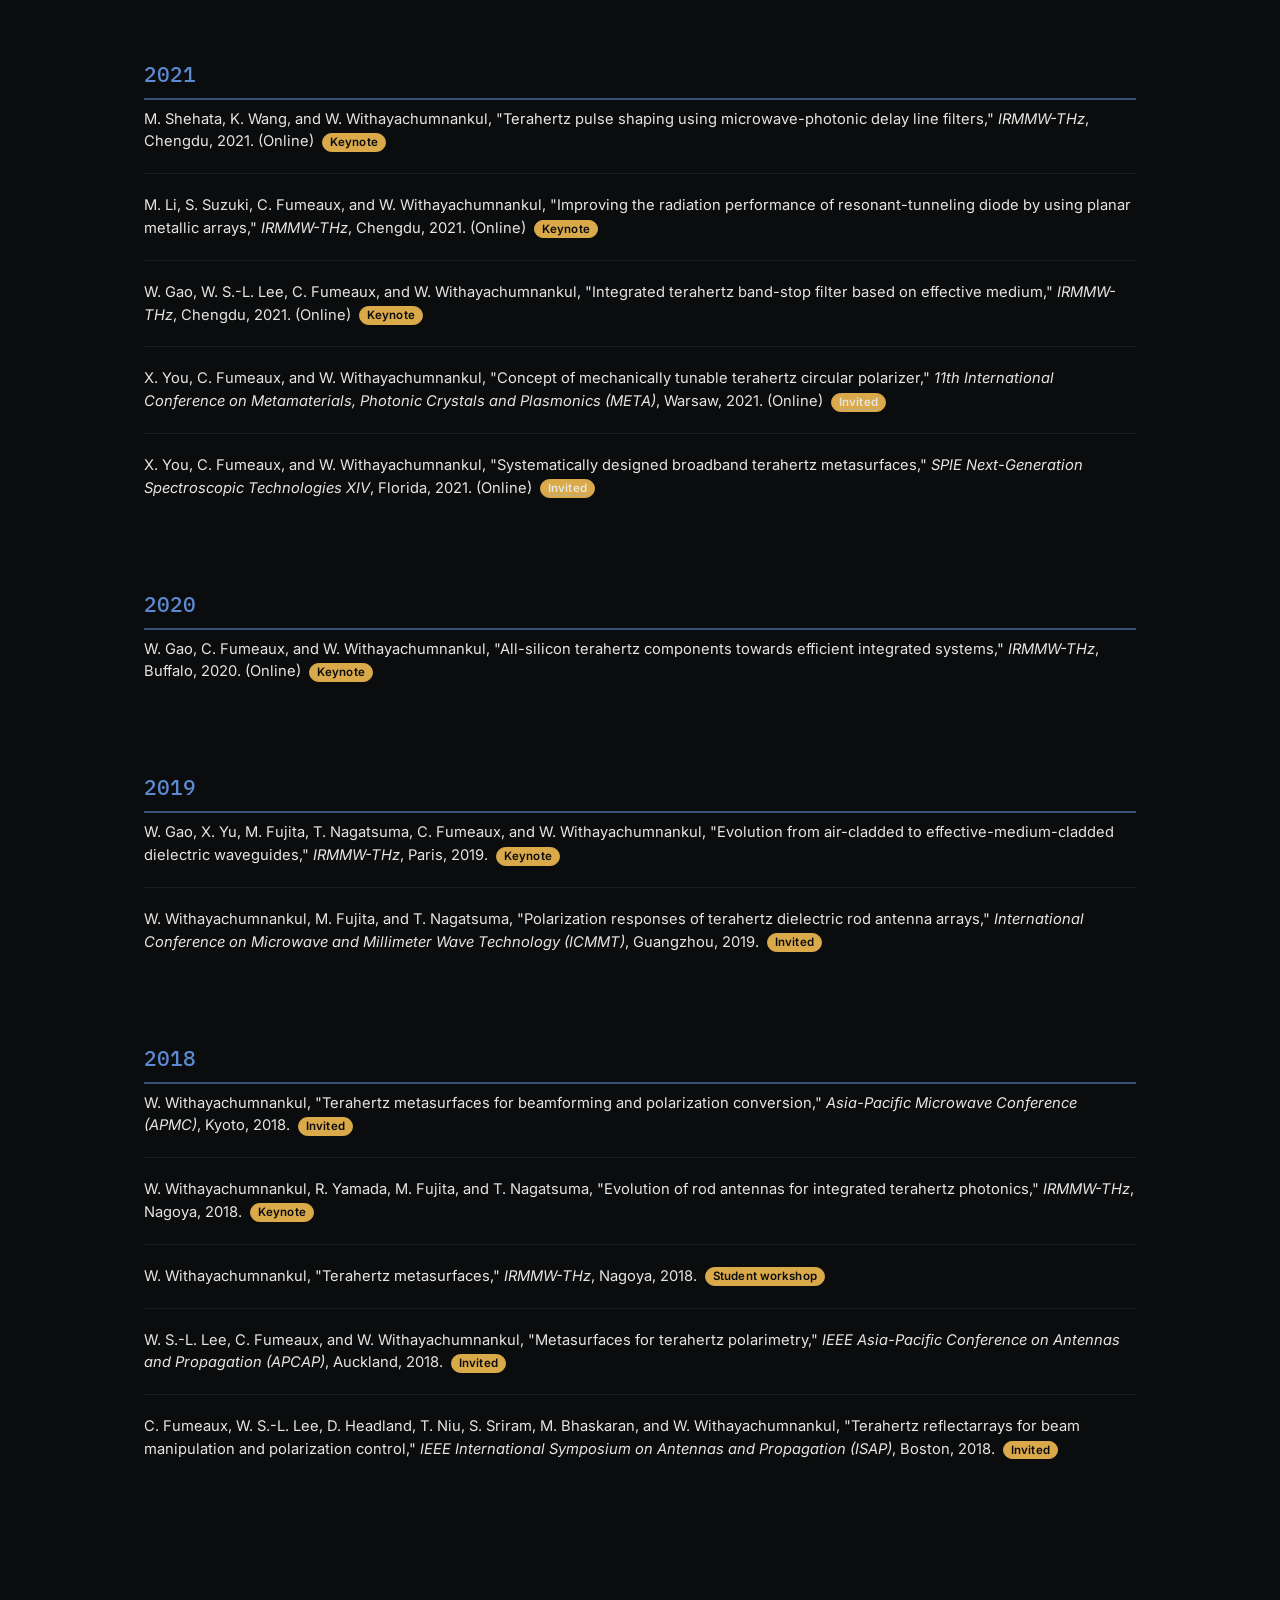
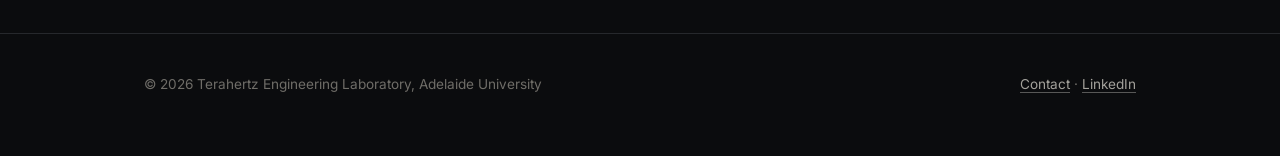
<file: publications/conference-presentations.html>
<!DOCTYPE html>
<html lang="en">
<head>
<meta charset="UTF-8">
<meta name="viewport" content="width=device-width, initial-scale=1">
<meta http-equiv="Cache-Control" content="no-cache, no-store, must-revalidate">
<title>Conference Presentations — Terahertz Engineering Laboratory</title>
<meta name="description" content="Conference presentations from the Terahertz Engineering Laboratory, Adelaide University.">
<link rel="canonical" href="https://thz-el.org/publications/conference-presentations.html">
<meta property="og:type" content="website">
<meta property="og:site_name" content="Terahertz Engineering Laboratory">
<meta property="og:title" content="Conference Presentations — Terahertz Engineering Laboratory">
<meta property="og:description" content="Conference presentations from the Terahertz Engineering Laboratory, Adelaide University.">
<meta property="og:url" content="https://thz-el.org/publications/conference-presentations.html">
<meta property="og:image" content="https://thz-el.org/assets/img/group-photo-1.jpg">
<meta name="twitter:card" content="summary_large_image">
<link rel="icon" href="/assets/img/brand/favicon.png" type="image/png">
<link rel="preconnect" href="https://fonts.googleapis.com">
<link rel="preconnect" href="https://fonts.gstatic.com" crossorigin>
<link href="https://fonts.googleapis.com/css2?family=Inter:wght@400;500;600&family=IBM+Plex+Mono:wght@400;500&display=swap" rel="stylesheet">
<link rel="stylesheet" href="/assets/css/style.css?v=20260927d">
</head>
<body>

<header class="site-header">
  <div class="site-header-inner">
    <a class="brand plain" href="/index.html">
      <img class="brand-mark" src="/assets/img/brand/mark-white.png" alt="THz">
      <span class="brand-name">Terahertz Engineering Laboratory</span>
    </a>
    <nav class="primary-nav" aria-label="Primary">
      <ul>
        <li><a href="/index.html">Home</a></li>
        <li><a href="/research.html">Research</a></li>
        <li class="has-children open">
          <button class="nav-parent" aria-expanded="false">Publications</button>
          <div class="submenu">
            <a href="/publications/journal-articles.html">Journal Articles</a>
            <a href="/publications/conference-presentations.html" aria-current="page">Conference Presentations</a>
            <a href="/publications/phd-theses.html">PhD Theses</a>
            <a href="/publications/codes.html">Codes</a>
          </div>
        </li>
        <li class="has-children">
          <button class="nav-parent" aria-expanded="false">People</button>
          <div class="submenu">
            <a href="/people/researchers.html">Researchers</a>
            <a href="/people/alumni.html">Alumni</a>
            <a href="/people/coursework.html">Coursework Students</a>
            <a href="/people/visitors.html">Visitors</a>
          </div>
        </li>
        <li><a href="/opportunities.html">Opportunities</a></li>
        <li><a href="/contact.html">Contact</a></li>
      </ul>
    </nav>
    <button class="nav-toggle" aria-label="Toggle navigation" aria-expanded="false"><span></span></button>
  </div>
</header>

<main>

  <section class="page-hero">
    <div class="wrap-wide">
      <p class="hero-eyebrow">Publications</p>
      <h1>Selected conference presentations</h1>
      <p class="lead">Invited talks, keynotes, and presentations at international conferences and workshops.</p>
    </div>
  </section>

  <section class="block">
    <div class="wrap-wide">
    <h3 class="year-heading">2026</h3>
    <ul class="pub-list">
      <li class="pub-entry">
        <div class="entry-body">
          <p class="entry-title">L. Chen, D. Headland, Y. Kawamoto, T. Nagatsuma, W. Gao, C. Fumeaux, and W. Withayachumnankul, "Terahertz Dielectric Filter with Tunable Passband," <em>Asia-Pacific Microwave Conference (APMC)</em>, 2026. <span class="tag-row tag-row-inline"><span class="tag tag-award">Invited</span></span></p>
          
        </div>
      </li>
      <li class="pub-entry">
        <div class="entry-body">
          <p class="entry-title">B. Chung, N. Amnuayphol, H. N. Lees, and W. Withayachumnankul, "High‑sensitivity terahertz sensing with quadrature self‑homodyne detection," <em>IEEE MTT‑S International Microwave Workshop Series on Advanced Materials and Processes for RF and THz Applications</em>, Cairns, 2026. <span class="tag-row tag-row-inline"><span class="tag tag-award">Semi-plenary</span></span></p>
          
        </div>
      </li>
      <li class="pub-entry">
        <div class="entry-body">
          <p class="entry-title">B. Chung, D. Headland, and W. Withayachumnankul, "General‑purpose terahertz quasi‑optics and mechanical beamformers enabled by 3D‑printing," <em>IEEE MTT‑S International Microwave Workshop Series on Advanced Materials and Processes for RF and THz Applications</em>, Cairns, 2026. <span class="tag-row tag-row-inline"><span class="tag tag-award">Invited</span></span></p>
          
        </div>
      </li>
      <li class="pub-entry">
        <div class="entry-body">
          <p class="entry-title">H. Lees, "Homodyne systems for terahertz non-destructive testing," <em>12th International Workshop on Terahertz Technology and Applications</em>, Kaiserslautern, 2026. <span class="tag-row tag-row-inline"><span class="tag tag-award">Invited</span></span></p>
          
        </div>
      </li>
      <li class="pub-entry">
        <div class="entry-body">
          <p class="entry-title">W. Withayachumnankul, "Terahertz all-silicon integrated platform," <em>Workshop for Planning an Excellent Cluster on Groundbreaking THz-UV Technologies</em>, Gothenburg, 2026. <span class="tag-row tag-row-inline"><span class="tag tag-award">Invited</span></span></p>
          
        </div>
      </li>
    </ul>

    <h3 class="year-heading">2025</h3>
    <ul class="pub-list">
      <li class="pub-entry">
        <div class="entry-body">
          <p class="entry-title">M. Abdullah, M. Larsson, M. S. Li, and W. Withayachumnankul, "Multi-source direction of arrival estimation in terahertz communications using convolutional neural networks," <em>50th International Conference on Infrared, Millimeter, and Terahertz Waves (IRMMW-THz)</em>, Espoo, Finland, 2025. <span class="tag-row tag-row-inline"><span class="tag tag-award">Keynote</span></span></p>
          
        </div>
      </li>
      <li class="pub-entry">
        <div class="entry-body">
          <p class="entry-title">W. Gao, W. Withayachumnankul, and M. Fujita, "Terahertz integration enabled by effective medium," <em>16th International Conference on Information Optics and Photonics (CIOP)</em>, Xi'an, 2025. <span class="tag-row tag-row-inline"><span class="tag tag-award">Keynote</span></span></p>
          
        </div>
      </li>
      <li class="pub-entry">
        <div class="entry-body">
          <p class="entry-title">W. Withayachumnankul, "Substrateless platform: A promising route to terahertz integration," <em>IEEE MTT-S International Microwave Symposium</em>, San Francisco, 2025. <span class="tag-row tag-row-inline"><span class="tag tag-award">Invited</span></span></p>
          
        </div>
      </li>
    </ul>

    <h3 class="year-heading">2024</h3>
    <ul class="pub-list">
      <li class="pub-entry">
        <div class="entry-body">
          <p class="entry-title">S. Quader, X. Lv, X. You, R. T. Ako, M. Bhaskaran, S. Sriram, C. Fumeaux, and W. Withayachumnankul, "Mechanically reconfigurable terahertz quasi-optical components for spectral filtering and polarization control," <em>IEEE Microwaves, Antennas and Propagation Conference (MAPCON)</em>, Hyderabad, 2024. <span class="tag-row tag-row-inline"><span class="tag tag-award">Invited</span></span></p>
          
        </div>
      </li>
      <li class="pub-entry">
        <div class="entry-body">
          <p class="entry-title">W. Gao, W. Withayachumnankul, T. Nagatsuma, and M. Fujita, "Photonics-inspired terahertz components and systems advancing 6g communications," <em>International Symposium on Ultrafast Phenomena and Terahertz Waves (ISUPTW)</em>, Guangzhou, 2024. <span class="tag-row tag-row-inline"><span class="tag tag-award">Invited</span></span></p>
          
        </div>
      </li>
      <li class="pub-entry">
        <div class="entry-body">
          <p class="entry-title">M. Sun, N. Nguyen-Trong, and W. Withayachumnankul, "All-dielectric terahertz 1D leaky-wave antenna based on vertically asymmetric grating," <em>29th International Symposium on Antennas and Propagation (ISAP)</em>, Incheon, 2024. <span class="tag-row tag-row-inline"><span class="tag tag-award">Invited</span></span></p>
          
        </div>
      </li>
      <li class="pub-entry">
        <div class="entry-body">
          <p class="entry-title">B. Chung, D. Headland, M. Ibrahim, and W. Withayachumnankul, "3D-printed quasi-optics for sub-terahertz range," <em>49th International Conference on Infrared, Millimeter and Terahertz Waves (IRMMW-THz)</em>, Perth, 2024. <span class="tag-row tag-row-inline"><span class="tag tag-award">Keynote</span></span></p>
          
        </div>
      </li>
      <li class="pub-entry">
        <div class="entry-body">
          <p class="entry-title">N. H. Ngo, W. Gao, M. (Stephen) Li, W. Withayachumnankul, and M. Fujita, "Terahertz slot waveguide for taperless interfacing," <em>49th International Conference on Infrared, Millimeter and Terahertz Waves (IRMMW-THz)</em>, Perth, 2024. <span class="tag-row tag-row-inline"><span class="tag tag-award">Keynote</span></span></p>
          
        </div>
      </li>
      <li class="pub-entry">
        <div class="entry-body">
          <p class="entry-title">H. Lees, D. Joseph, Y. Yarom, and W. Withayachumnankul, "Terahertz waves for sensing acoustic vibrations," <em>Asia-Pacific Microwave Conference (APMC)</em>, Bali, 2024. <span class="tag-row tag-row-inline"><span class="tag tag-award">Invited</span></span></p>
          
        </div>
      </li>
      <li class="pub-entry">
        <div class="entry-body">
          <p class="entry-title">X. You, R.-T. Ako, S. Sriram, and W. Withayachumnankul, "Experimental realization of terahertz 3D imaging with chromatic metasurface," <em>Asia-Pacific Microwave Conference (APMC)</em>, Bali, 2024. <span class="tag-row tag-row-inline"><span class="tag tag-award">Invited</span></span></p>
          
        </div>
      </li>
      <li class="pub-entry">
        <div class="entry-body">
          <p class="entry-title">W. Gao, W. Withayachumnankul, and M. Fujita, "Silicon-based terahertz integration: Driving 6G communications," <em>15th International Conference on Information Optics and Photonics (CIOP)</em>, Xi'an, 2024. <span class="tag-row tag-row-inline"><span class="tag tag-award">Invited</span></span></p>
          
        </div>
      </li>
      <li class="pub-entry">
        <div class="entry-body">
          <p class="entry-title">P. Dechwechprasit, H. Lees, D. Headland, C. Fumeaux, and W. Withayachumnankul, <a href="https://spie.org/photonics-europe/presentation/Photoexcited-Multiport-Terahertz-Integrated-Switches-with-Demonstration-of-Multi-beam/12994-6#_=_">"Photoexcited multiport terahertz integrated switches with demonstration of multi-beam antennas"</a>, <em>SPIE Photonics Europe: Terahertz Photonics III</em>, Strasbourg, 2024. <span class="tag-row tag-row-inline"><span class="tag tag-award">Invited</span></span></p>
          
        </div>
      </li>
    </ul>

    <h3 class="year-heading">2023</h3>
    <ul class="pub-list">
      <li class="pub-entry">
        <div class="entry-body">
          <p class="entry-title">M. Li, R.-T. Ako, S. Sriram, C. Fumeaux, and W. Withayachumnankul, "High-gain, low-profile, integrable planar lens antenna at 275 GHz," <em>IEEE Asia-Pacific Conference on Antennas and Propagation (APCAP)</em>, Guangzhou, 2023. <span class="tag-row tag-row-inline"><span class="tag tag-award">Invited</span></span></p>
          
        </div>
      </li>
      <li class="pub-entry">
        <div class="entry-body">
          <p class="entry-title">W. Withayachumnankul, "Substrateless integrated platform for terahertz wireless frontends," <em>16th UK-Europe-China Workshop on Millimeter Waves and Terahertz Technologies (UCMMT)</em>, Guangzhou, 2023. <span class="tag-row tag-row-inline"><span class="tag tag-award">Invited</span></span></p>
          
        </div>
      </li>
      <li class="pub-entry">
        <div class="entry-body">
          <p class="entry-title">B. Chung, D. Headland, and W. Withayachumnankul, "3D-printed quasi-optical components for terahertz applications," <em>IEEE International Symposium on Radio-Frequency Integration Technology</em>, Cairns, 2023. <span class="tag-row tag-row-inline"><span class="tag tag-award">Invited</span></span></p>
          
        </div>
      </li>
      <li class="pub-entry">
        <div class="entry-body">
          <p class="entry-title">W. Gao, W. Withayachumnankul, M. Fujita, and T. Nagatsuma, "Terahertz communications accelerated by photonics technologies," <em>14th International Conference on Information Optics and Photonics (CIOP)</em>, Xi'an, 2023. <span class="tag-row tag-row-inline"><span class="tag tag-award">Invited</span></span></p>
          
        </div>
      </li>
      <li class="pub-entry">
        <div class="entry-body">
          <p class="entry-title">H. Lee, M. Sakaki, D. Headland, N. Benson, J. Balzer, and W. Withayachumnankul, "Single-mode rib waveguide for the terahertz range using 3D printed alumina," <em>International Conference on Infrared, Millimeter, and Terahertz Waves (IRMMW-THz)</em>, Montreal, 2023. <span class="tag-row tag-row-inline"><span class="tag tag-award">Keynote</span></span></p>
          
        </div>
      </li>
      <li class="pub-entry">
        <div class="entry-body">
          <p class="entry-title">L. Chen, W. Gao, C. Fumeaux, and W. Withayachumnankul, "Compact broadband terahertz filter based on effective medium," <em>5th Australian Microwave Symposium</em>, Melbourne, 2023. <span class="tag-row tag-row-inline"><span class="tag tag-award">Best Student Paper</span></span></p>
          
        </div>
      </li>
    </ul>

    <h3 class="year-heading">2022</h3>
    <ul class="pub-list">
      <li class="pub-entry">
        <div class="entry-body">
          <p class="entry-title">P. Dechwechprasit, C. Fumeaux, W. Withayachumnankul, "Resonant cavities based on substrateless dielectric waveguide platform for terahertz integrated systems," <em>IEEE Region 10 Conference (TENCON)</em>, Hong Kong, 2022. (Online) <span class="tag-row tag-row-inline"><span class="tag tag-award">Invited</span></span></p>
          
        </div>
      </li>
      <li class="pub-entry">
        <div class="entry-body">
          <p class="entry-title">H. Lees, D. Headland, and W. Withayachumnankul, "Integrated, broadband, arbitrary-ratio power division based on air-silicon effective mediums," <em>IRMMW-THz</em>, Delft, 2022. <span class="tag-row tag-row-inline"><span class="tag tag-award">Keynote</span></span></p>
          
        </div>
      </li>
      <li class="pub-entry">
        <div class="entry-body">
          <p class="entry-title">H. Lees, D. Headland, and W. Withayachumnankul, "Substrateless terahertz integrated platform: Low-cross-talk waveguide crossing," <em>International Symposium on Future Trends of Terahertz Semiconductor Technologies (TST)</em>, Kyoto, 2022. (Online) <span class="tag-row tag-row-inline"><span class="tag tag-award"><a href="https://www.kyoto-thz-tst2022.com/">Invited</a></span></span></p>
          
        </div>
      </li>
      <li class="pub-entry">
        <div class="entry-body">
          <p class="entry-title">W. Withayachumnankul, "Systematically designed broadband terahertz metasurfaces," <em>5th IEEE Workshop on Recent Advances in Photonics</em>, Mumbai, 2022. (Online) <span class="tag-row tag-row-inline"><span class="tag tag-award"><a href="https://ieee-wrap.org/program/">Invited</a></span></span></p>
          
        </div>
      </li>
    </ul>

    <h3 class="year-heading">2021</h3>
    <ul class="pub-list">
      <li class="pub-entry">
        <div class="entry-body">
          <p class="entry-title">M. Shehata, K. Wang, and W. Withayachumnankul, "Terahertz pulse shaping using microwave-photonic delay line filters," <em>IRMMW-THz</em>, Chengdu, 2021. (Online) <span class="tag-row tag-row-inline"><span class="tag tag-award">Keynote</span></span></p>
          
        </div>
      </li>
      <li class="pub-entry">
        <div class="entry-body">
          <p class="entry-title">M. Li, S. Suzuki, C. Fumeaux, and W. Withayachumnankul, "Improving the radiation performance of resonant-tunneling diode by using planar metallic arrays," <em>IRMMW-THz</em>, Chengdu, 2021. (Online) <span class="tag-row tag-row-inline"><span class="tag tag-award">Keynote</span></span></p>
          
        </div>
      </li>
      <li class="pub-entry">
        <div class="entry-body">
          <p class="entry-title">W. Gao, W. S.-L. Lee, C. Fumeaux, and W. Withayachumnankul, "Integrated terahertz band-stop filter based on effective medium," <em>IRMMW-THz</em>, Chengdu, 2021. (Online) <span class="tag-row tag-row-inline"><span class="tag tag-award">Keynote</span></span></p>
          
        </div>
      </li>
      <li class="pub-entry">
        <div class="entry-body">
          <p class="entry-title">X. You, C. Fumeaux, and W. Withayachumnankul, "Concept of mechanically tunable terahertz circular polarizer," <em>11th International Conference on Metamaterials, Photonic Crystals and Plasmonics (META)</em>, Warsaw, 2021. (Online) <span class="tag-row tag-row-inline"><span class="tag tag-award"><a href="https://metaconferences.org/ocs/index.php/META21/index/pages/view/sessions#.X9_h9DTithF">Invited</a></span></span></p>
          
        </div>
      </li>
      <li class="pub-entry">
        <div class="entry-body">
          <p class="entry-title">X. You, C. Fumeaux, and W. Withayachumnankul, "Systematically designed broadband terahertz metasurfaces," <em>SPIE Next-Generation Spectroscopic Technologies XIV</em>, Florida, 2021. (Online) <span class="tag-row tag-row-inline"><span class="tag tag-award"><a href="https://spie.org/SI/conferencedetails/next-generation-spectroscopic-technologies?SSO=1">Invited</a></span></span></p>
          
        </div>
      </li>
    </ul>

    <h3 class="year-heading">2020</h3>
    <ul class="pub-list">
      <li class="pub-entry">
        <div class="entry-body">
          <p class="entry-title">W. Gao, C. Fumeaux, and W. Withayachumnankul, "All-silicon terahertz components towards efficient integrated systems," <em>IRMMW-THz</em>, Buffalo, 2020. (Online) <span class="tag-row tag-row-inline"><span class="tag tag-award">Keynote</span></span></p>
          
        </div>
      </li>
    </ul>

    <h3 class="year-heading">2019</h3>
    <ul class="pub-list">
      <li class="pub-entry">
        <div class="entry-body">
          <p class="entry-title">W. Gao, X. Yu, M. Fujita, T. Nagatsuma, C. Fumeaux, and W. Withayachumnankul, "Evolution from air-cladded to effective-medium-cladded dielectric waveguides," <em>IRMMW-THz</em>, Paris, 2019. <span class="tag-row tag-row-inline"><span class="tag tag-award">Keynote</span></span></p>
          
        </div>
      </li>
      <li class="pub-entry">
        <div class="entry-body">
          <p class="entry-title">W. Withayachumnankul, M. Fujita, and T. Nagatsuma, "Polarization responses of terahertz dielectric rod antenna arrays," <em>International Conference on Microwave and Millimeter Wave Technology (ICMMT)</em>, Guangzhou, 2019. <span class="tag-row tag-row-inline"><span class="tag tag-award">Invited</span></span></p>
          
        </div>
      </li>
    </ul>

    <h3 class="year-heading">2018</h3>
    <ul class="pub-list">
      <li class="pub-entry">
        <div class="entry-body">
          <p class="entry-title">W. Withayachumnankul, "Terahertz metasurfaces for beamforming and polarization conversion," <em>Asia-Pacific Microwave Conference (APMC)</em>, Kyoto, 2018. <span class="tag-row tag-row-inline"><span class="tag tag-award">Invited</span></span></p>
          
        </div>
      </li>
      <li class="pub-entry">
        <div class="entry-body">
          <p class="entry-title">W. Withayachumnankul, R. Yamada, M. Fujita, and T. Nagatsuma, "Evolution of rod antennas for integrated terahertz photonics," <em>IRMMW-THz</em>, Nagoya, 2018. <span class="tag-row tag-row-inline"><span class="tag tag-award">Keynote</span></span></p>
          
        </div>
      </li>
      <li class="pub-entry">
        <div class="entry-body">
          <p class="entry-title">W. Withayachumnankul, "Terahertz metasurfaces," <em>IRMMW-THz</em>, Nagoya, 2018. <span class="tag-row tag-row-inline"><span class="tag tag-award">Student workshop</span></span></p>
          
        </div>
      </li>
      <li class="pub-entry">
        <div class="entry-body">
          <p class="entry-title">W. S.-L. Lee, C. Fumeaux, and W. Withayachumnankul, "Metasurfaces for terahertz polarimetry," <em>IEEE Asia-Pacific Conference on Antennas and Propagation (APCAP)</em>, Auckland, 2018. <span class="tag-row tag-row-inline"><span class="tag tag-award">Invited</span></span></p>
          
        </div>
      </li>
      <li class="pub-entry">
        <div class="entry-body">
          <p class="entry-title">C. Fumeaux, W. S.-L. Lee, D. Headland, T. Niu, S. Sriram, M. Bhaskaran, and W. Withayachumnankul, "Terahertz reflectarrays for beam manipulation and polarization control," <em>IEEE International Symposium on Antennas and Propagation (ISAP)</em>, Boston, 2018. <span class="tag-row tag-row-inline"><span class="tag tag-award">Invited</span></span></p>
          
        </div>
      </li>
    </ul>
    </div>
  </section>

</main>

<footer class="site-footer">
  <div class="wrap-wide" style="display:block;">
    <div style="display:flex; justify-content:space-between; flex-wrap:wrap; gap:16px;">
      <span>&copy; <span data-copyright-year>2026</span> Terahertz Engineering Laboratory, Adelaide University</span>
      <span><a href="/contact.html">Contact</a> &middot; <a href="https://www.linkedin.com/company/thz-el">LinkedIn</a></span>
    </div>
  </div>
</footer>

<script src="/assets/js/main.js?v=20260927d"></script>
</body>
</html>
</file>
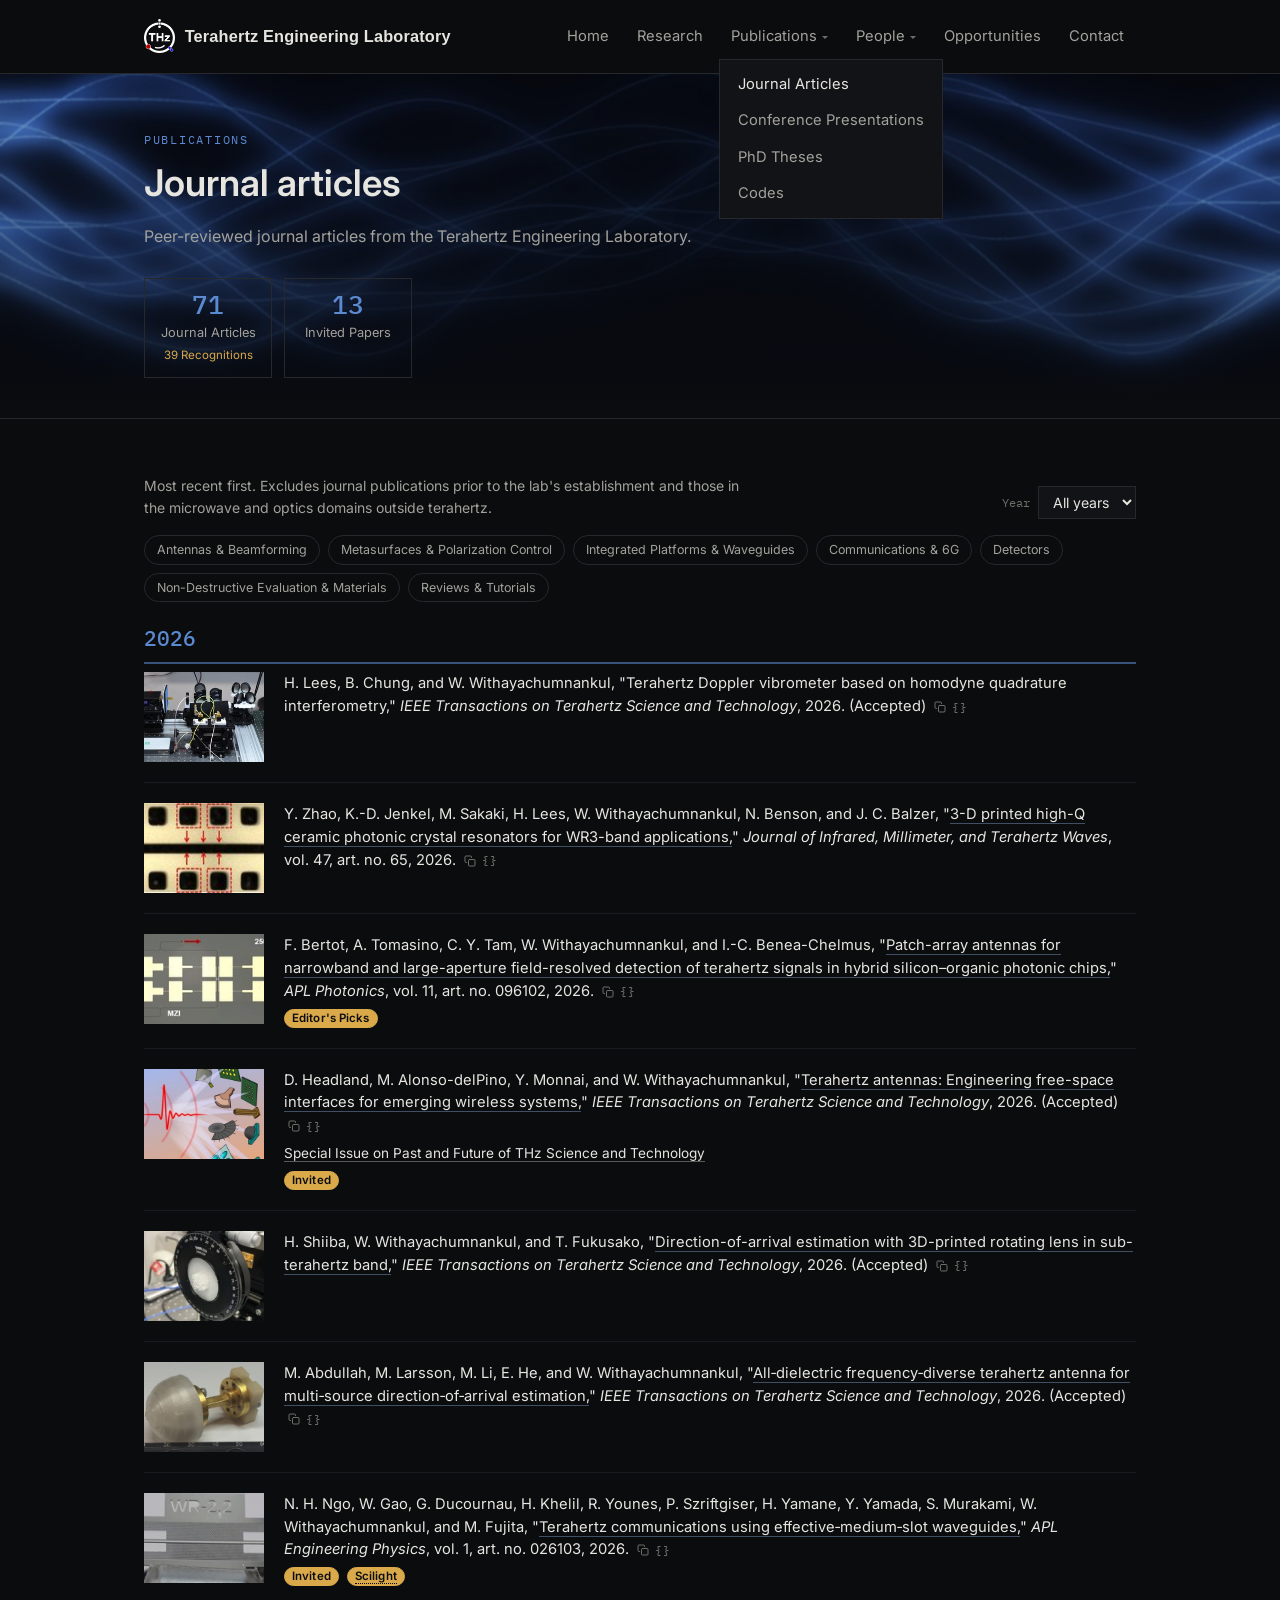
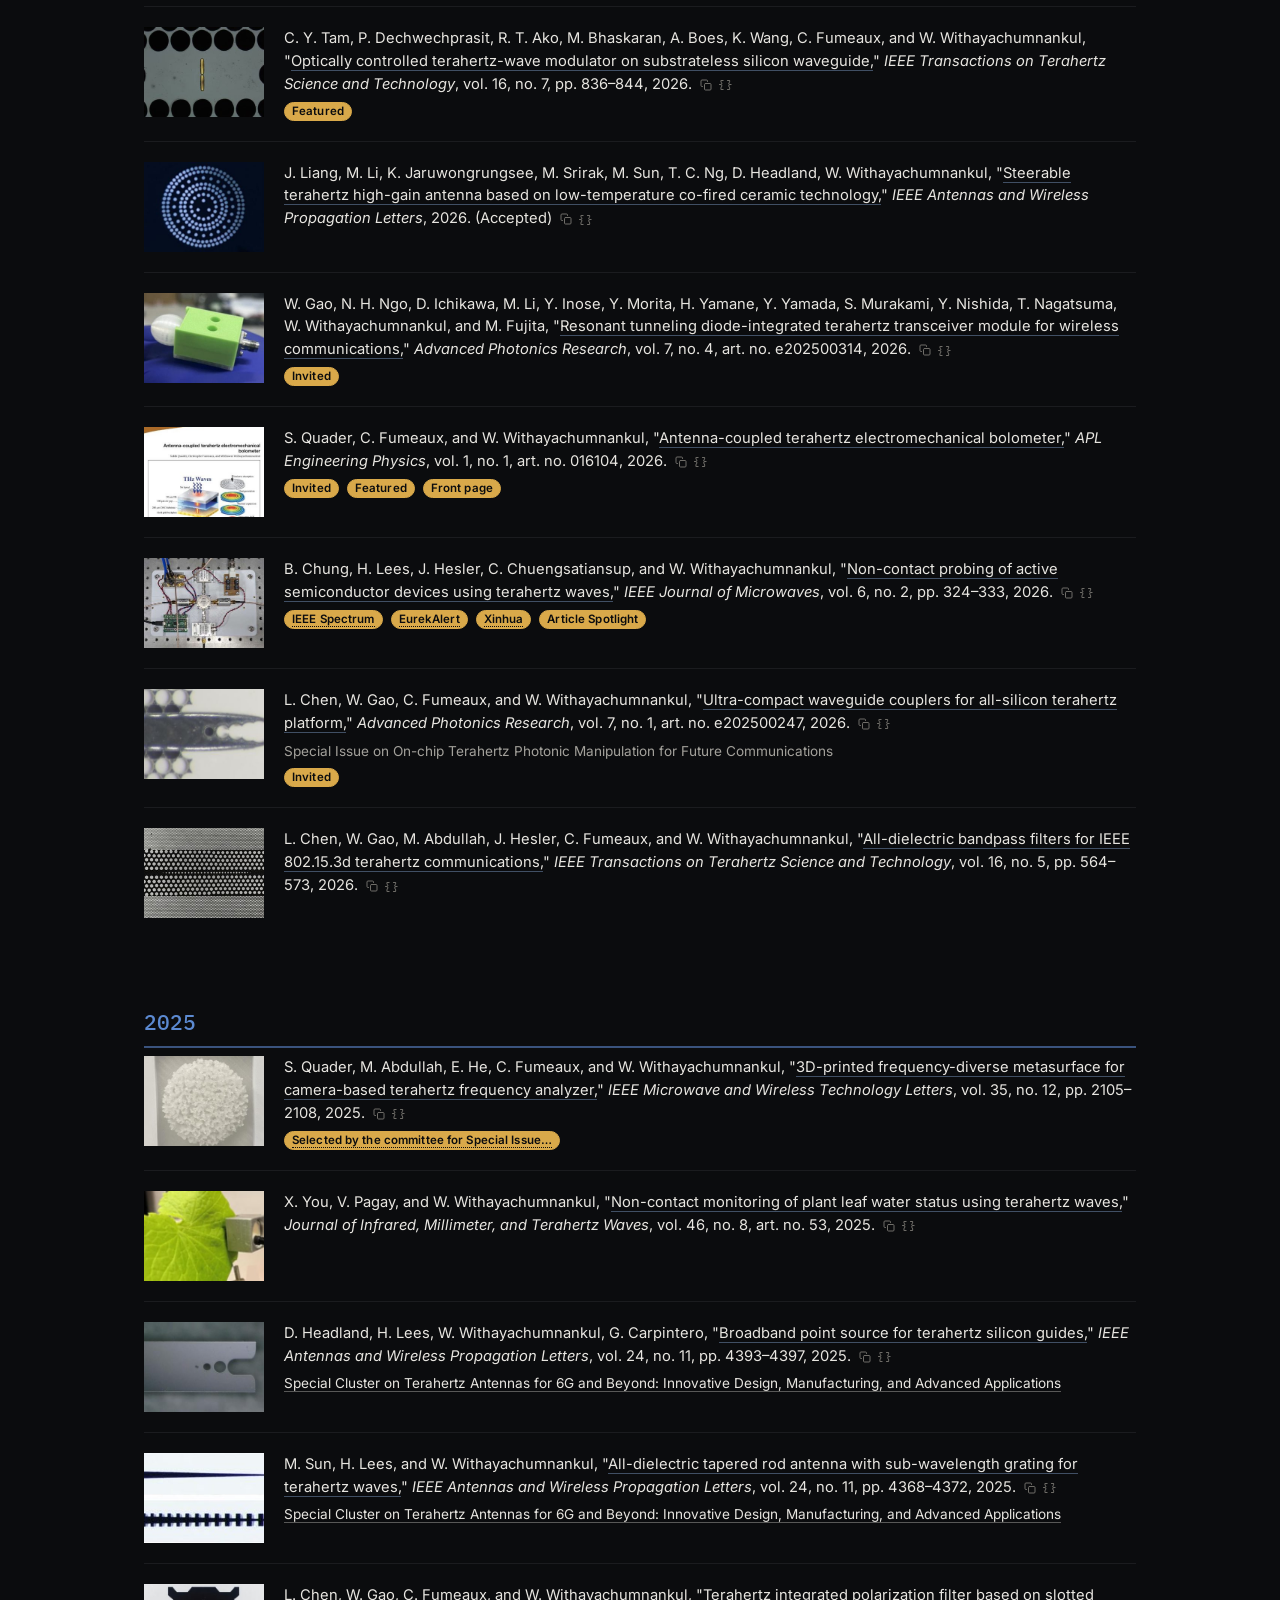
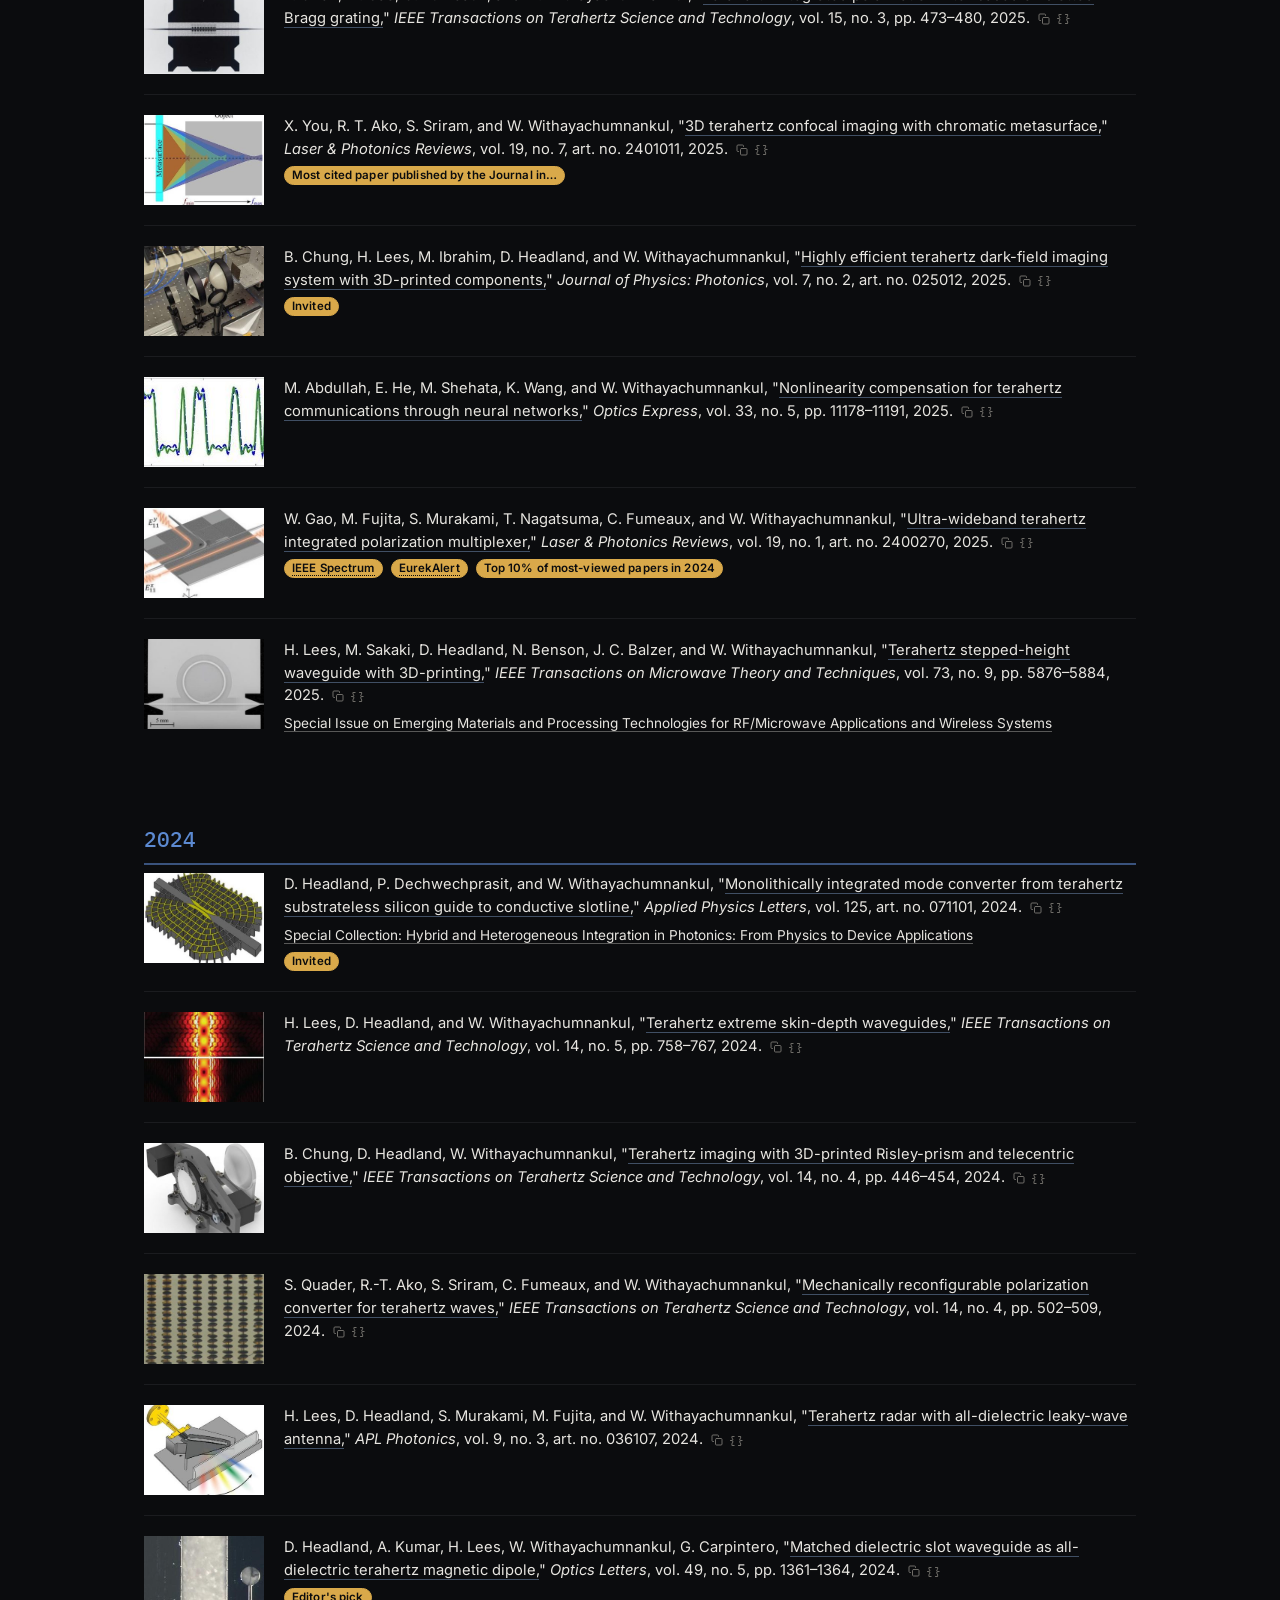
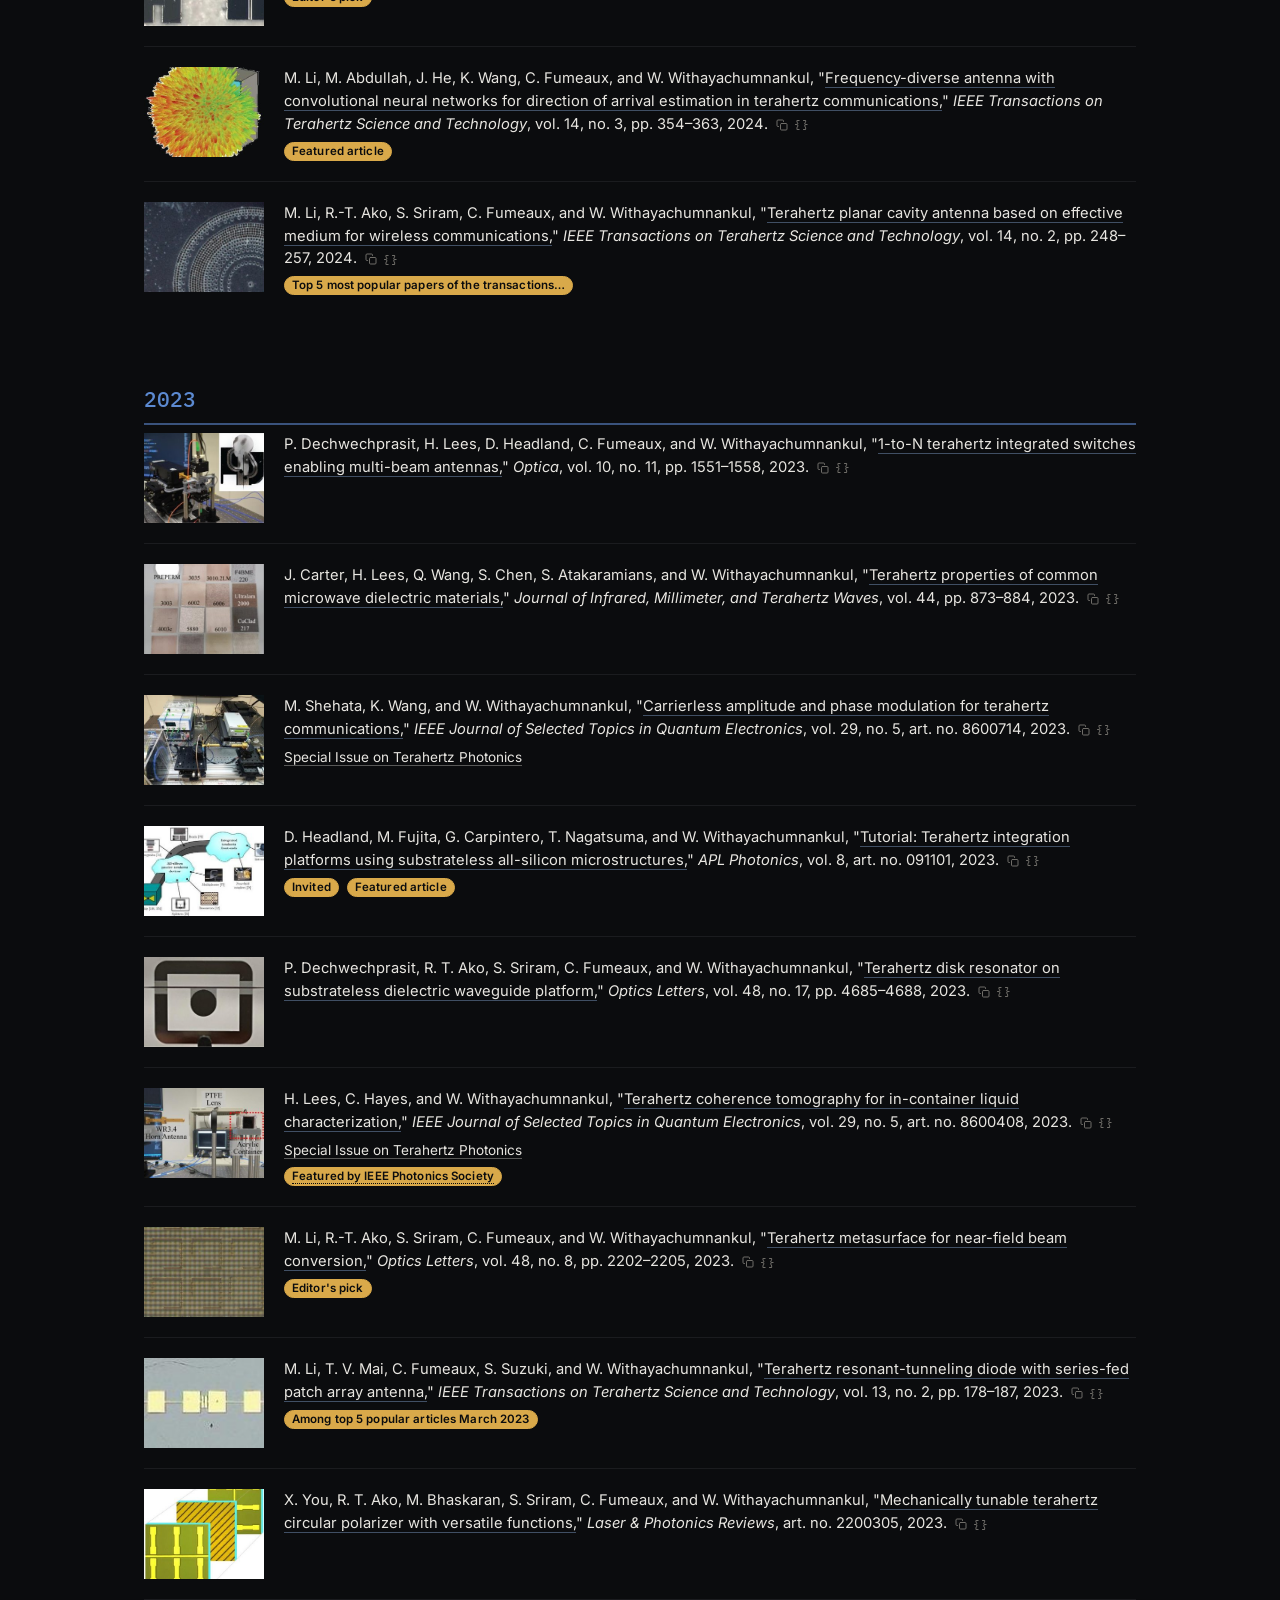
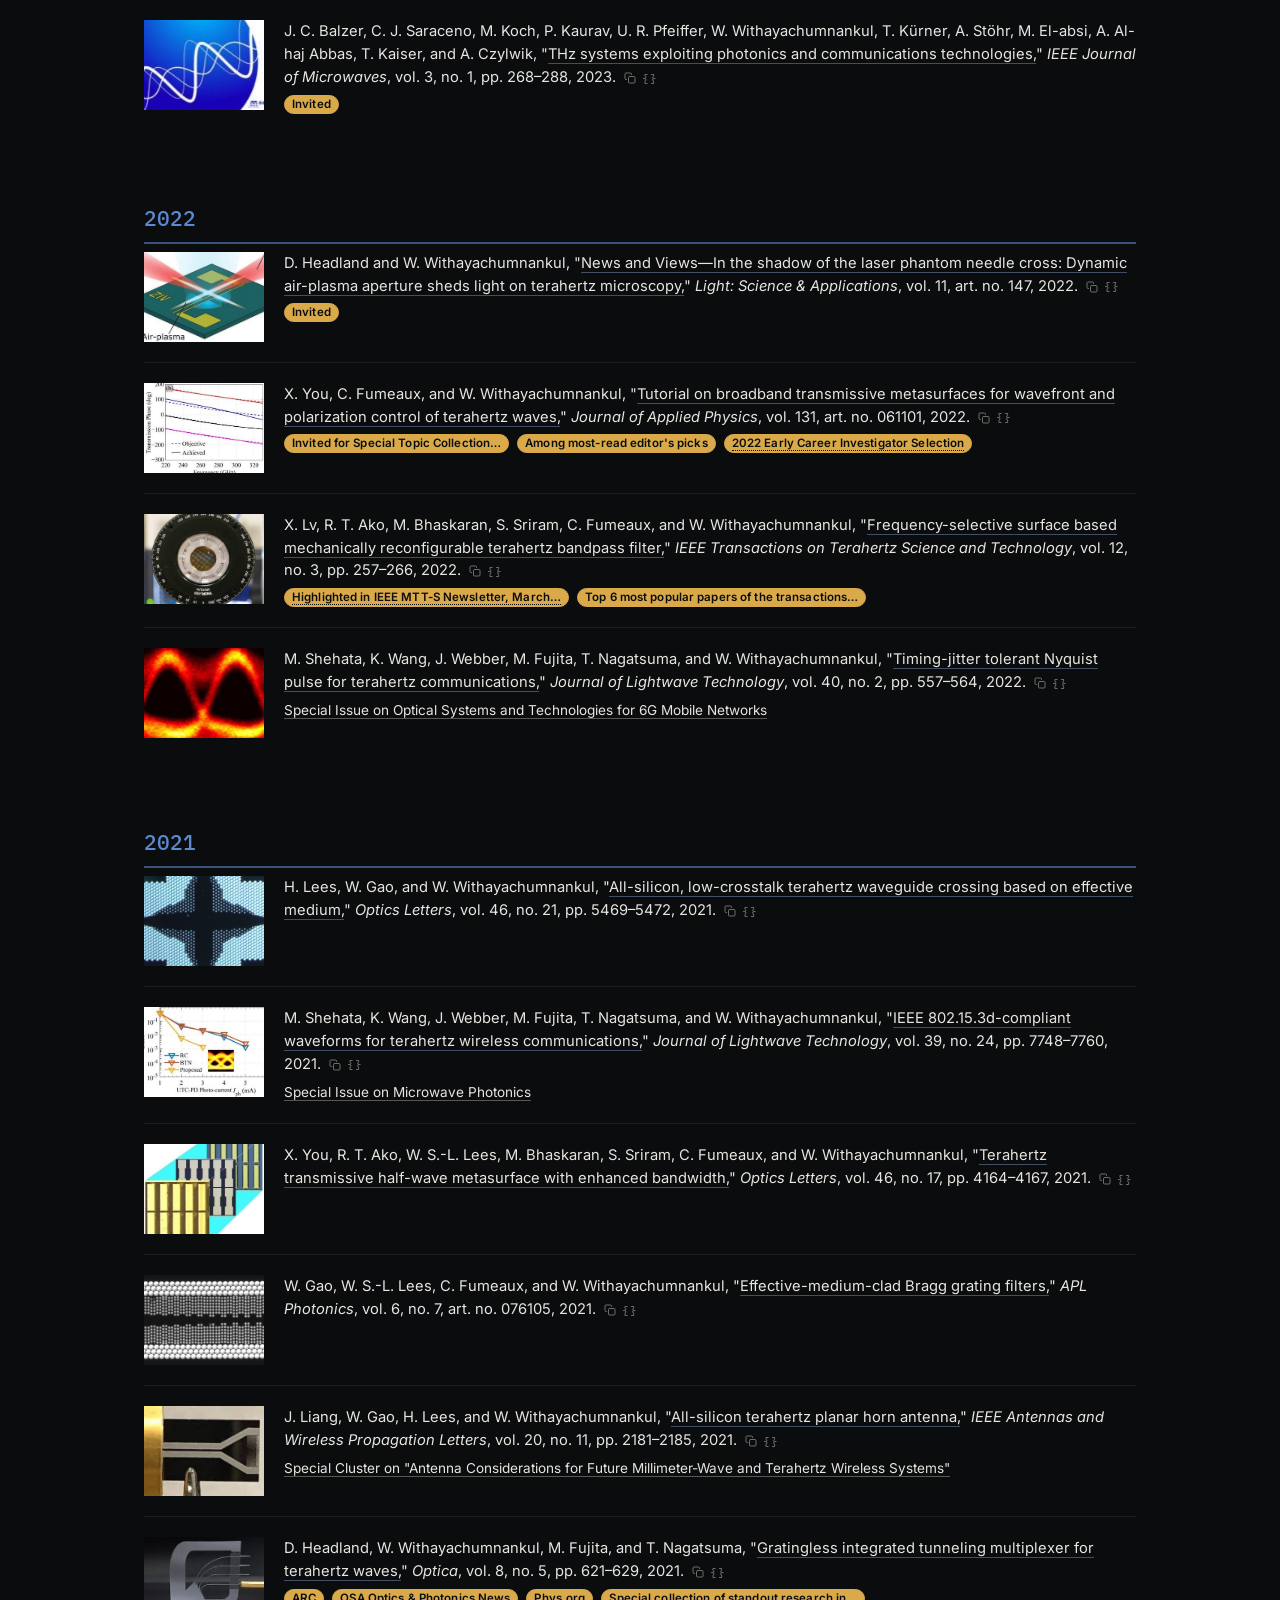
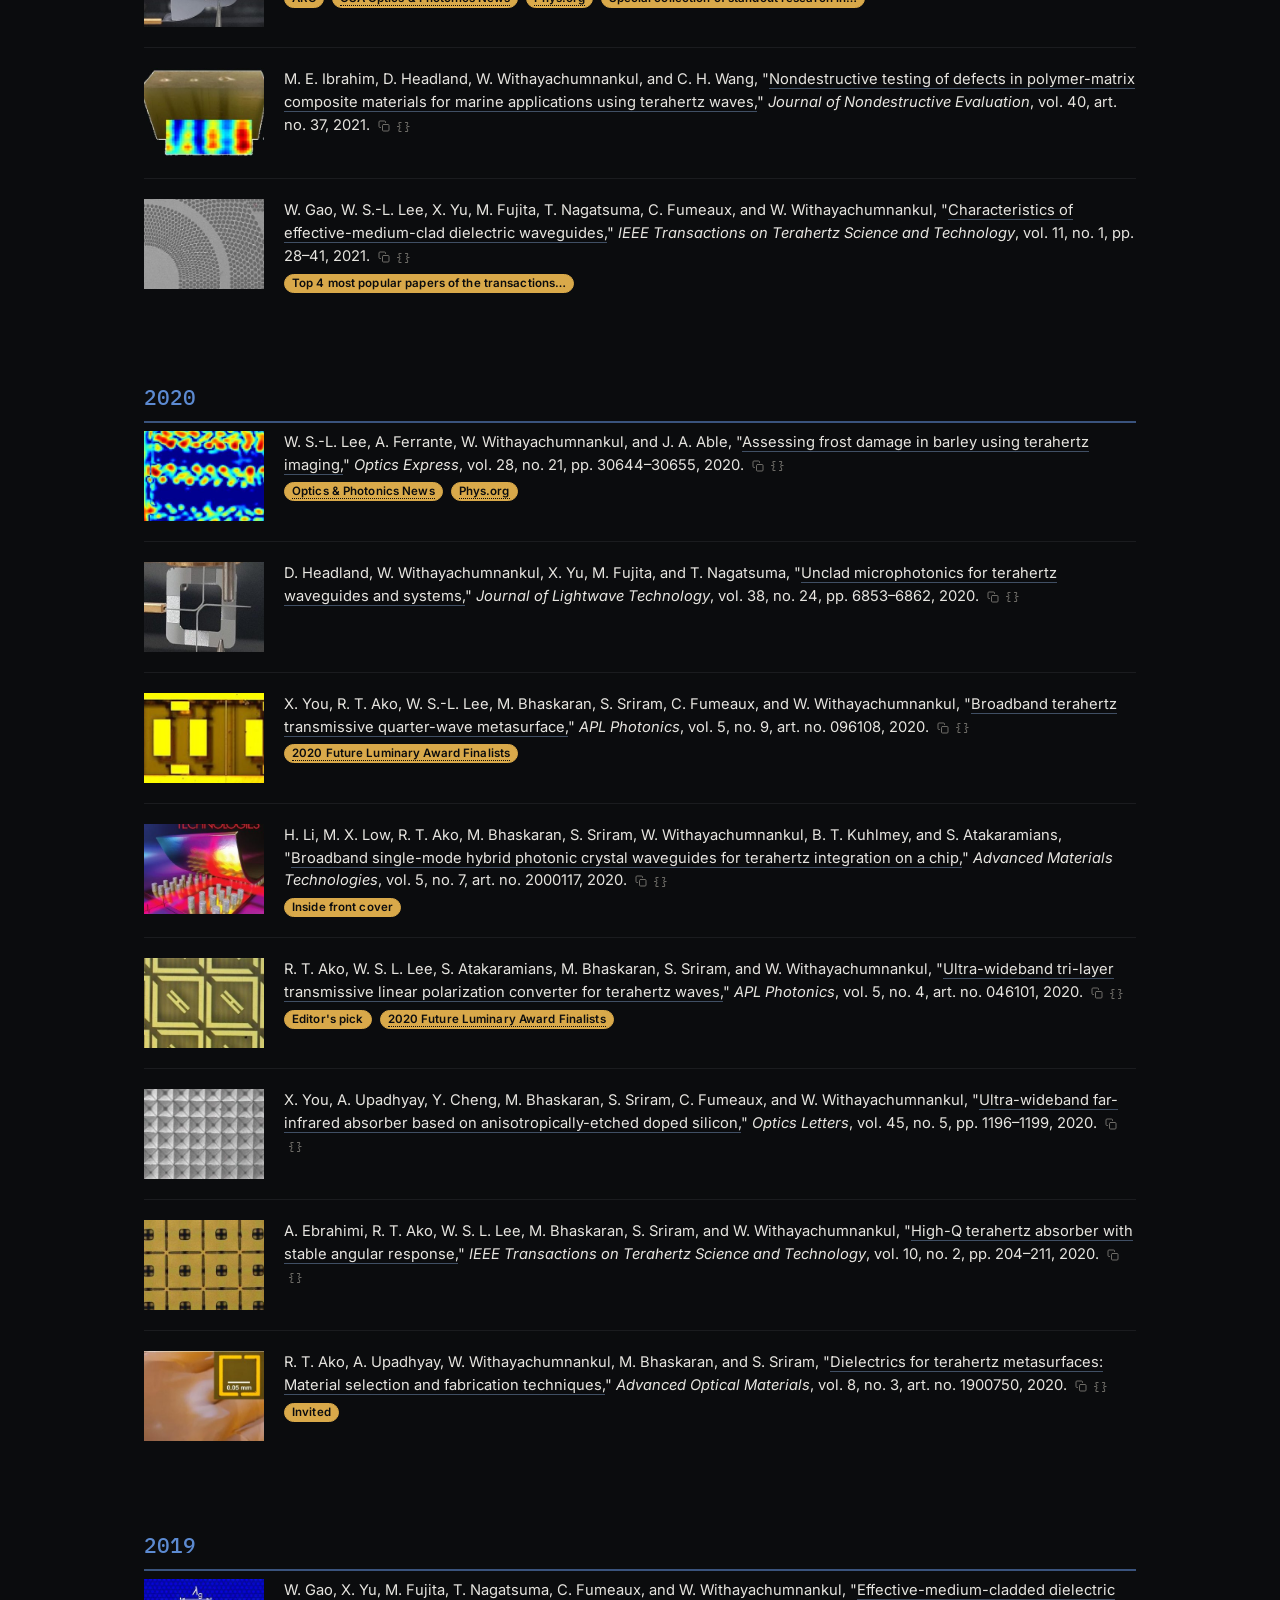
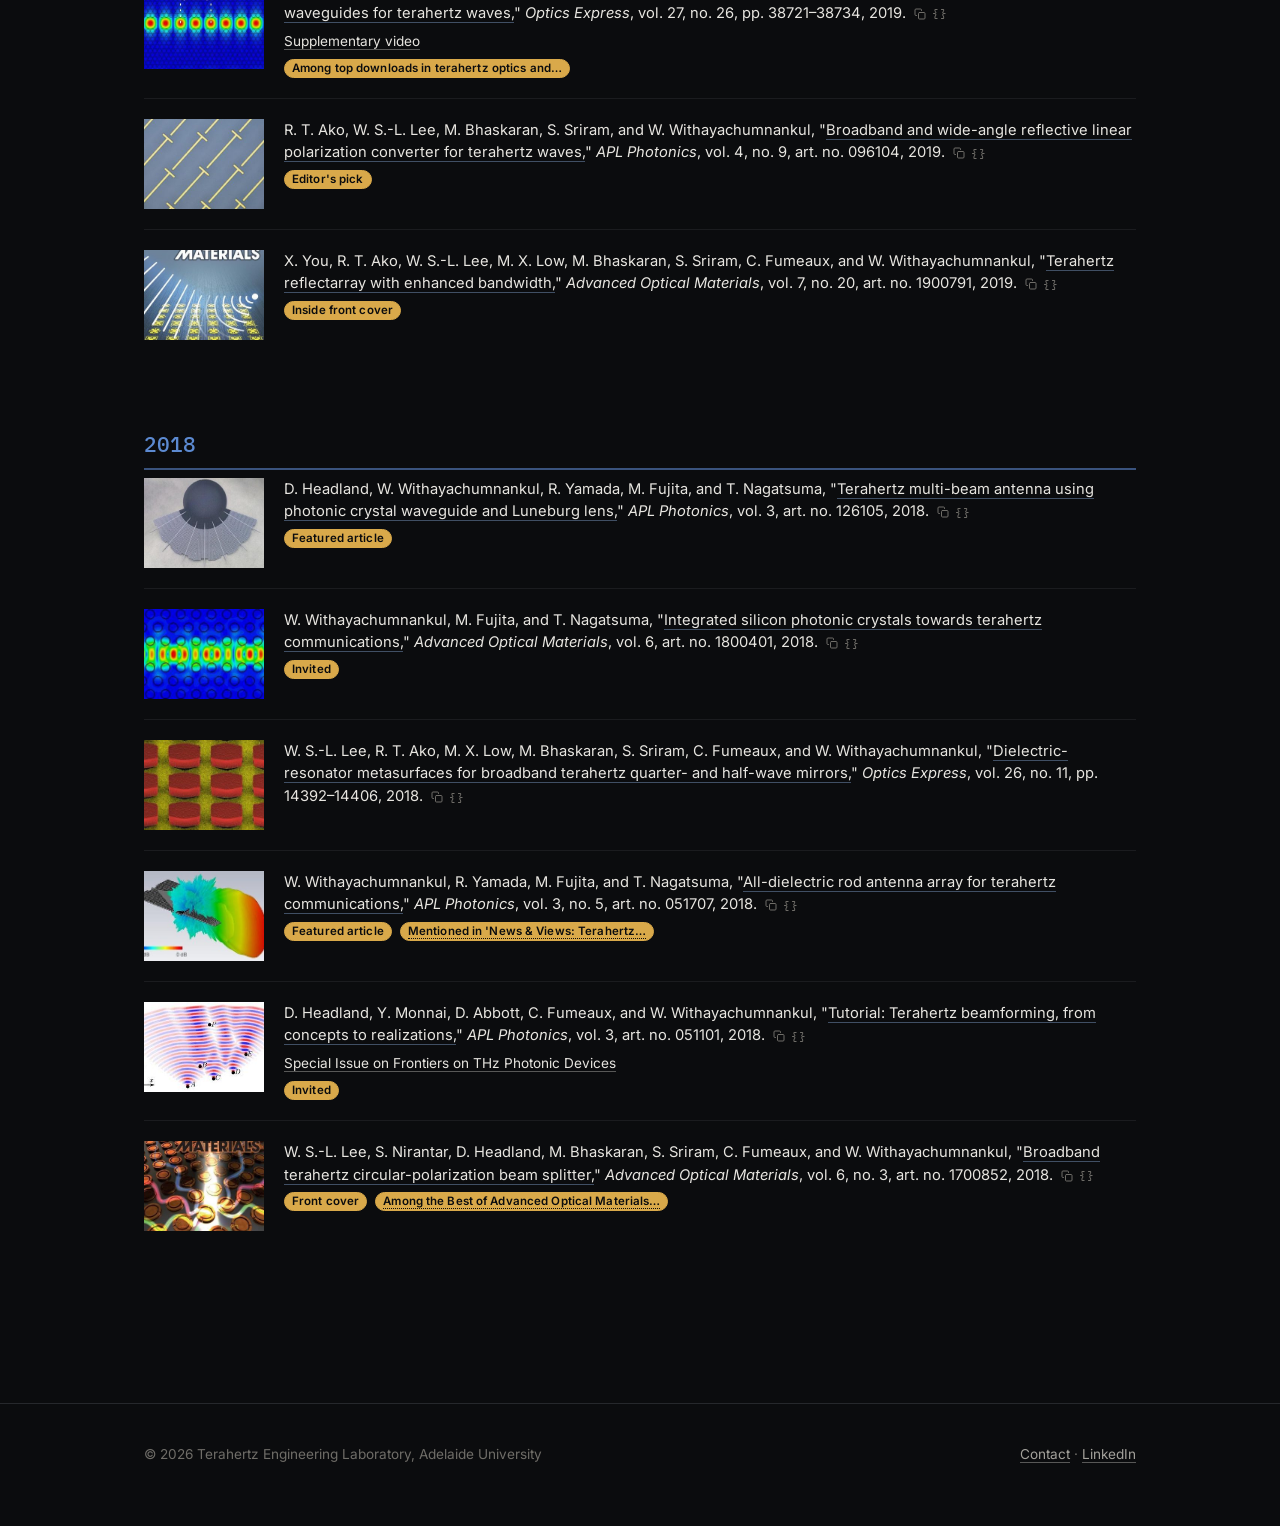
<file: publications/journal-articles.html>
<!DOCTYPE html>
<html lang="en">
<head>
<meta charset="UTF-8">
<meta name="viewport" content="width=device-width, initial-scale=1">
<meta http-equiv="Cache-Control" content="no-cache, no-store, must-revalidate">
<title>Journal Articles — Terahertz Engineering Laboratory</title>
<meta name="description" content="Journal articles from the Terahertz Engineering Laboratory, Adelaide University.">
<link rel="canonical" href="https://thz-el.org/publications/journal-articles.html">
<meta property="og:type" content="website">
<meta property="og:site_name" content="Terahertz Engineering Laboratory">
<meta property="og:title" content="Journal Articles — Terahertz Engineering Laboratory">
<meta property="og:description" content="Journal articles from the Terahertz Engineering Laboratory, Adelaide University.">
<meta property="og:url" content="https://thz-el.org/publications/journal-articles.html">
<meta property="og:image" content="https://thz-el.org/assets/img/group-photo-1.jpg">
<meta name="twitter:card" content="summary_large_image">
<link rel="icon" href="/assets/img/brand/favicon.png" type="image/png">
<link rel="preconnect" href="https://fonts.googleapis.com">
<link rel="preconnect" href="https://fonts.gstatic.com" crossorigin>
<link href="https://fonts.googleapis.com/css2?family=Inter:wght@400;500;600&family=IBM+Plex+Mono:wght@400;500&display=swap" rel="stylesheet">
<link rel="stylesheet" href="/assets/css/style.css?v=20260927d">
</head>
<body>

<header class="site-header">
  <div class="site-header-inner">
    <a class="brand plain" href="/index.html">
      <img class="brand-mark" src="/assets/img/brand/mark-white.png" alt="THz">
      <span class="brand-name">Terahertz Engineering Laboratory</span>
    </a>
    <nav class="primary-nav" aria-label="Primary">
      <ul>
        <li><a href="/index.html">Home</a></li>
        <li><a href="/research.html">Research</a></li>
        <li class="has-children open">
          <button class="nav-parent" aria-expanded="false">Publications</button>
          <div class="submenu">
            <a href="/publications/journal-articles.html" aria-current="page">Journal Articles</a>
            <a href="/publications/conference-presentations.html">Conference Presentations</a>
            <a href="/publications/phd-theses.html">PhD Theses</a>
            <a href="/publications/codes.html">Codes</a>
          </div>
        </li>
        <li class="has-children">
          <button class="nav-parent" aria-expanded="false">People</button>
          <div class="submenu">
            <a href="/people/researchers.html">Researchers</a>
            <a href="/people/alumni.html">Alumni</a>
            <a href="/people/coursework.html">Coursework Students</a>
            <a href="/people/visitors.html">Visitors</a>
          </div>
        </li>
        <li><a href="/opportunities.html">Opportunities</a></li>
        <li><a href="/contact.html">Contact</a></li>
      </ul>
    </nav>
    <button class="nav-toggle" aria-label="Toggle navigation" aria-expanded="false"><span></span></button>
  </div>
</header>

<main>

  <section class="page-hero">
    <div class="wrap-wide">
      <p class="hero-eyebrow">Publications</p>
      <h1>Journal articles</h1>
      <p class="lead">Peer-reviewed journal articles from the Terahertz Engineering Laboratory.</p>
      <div class="stats-row">
        <div class="stat">
          <span class="stat-num">71</span>
          <span class="stat-label">Journal Articles</span>
          <span class="stat-sub">39 Recognitions</span>
        </div>
        <div class="stat">
          <span class="stat-num">13</span>
          <span class="stat-label">Invited Papers</span>
        </div>
      </div>
    </div>
  </section>

  <section class="block">
    <div class="wrap-wide">
      <div style="display:flex; justify-content:space-between; align-items:flex-end; flex-wrap:wrap; gap:16px;">
        <p class="prose small" style="margin-bottom:0;">Most recent first. Excludes journal publications prior to the lab's establishment and those in the microwave and optics domains outside terahertz.</p>
        <label class="year-filter-label">Year
          <select id="journal-year-filter" class="year-filter">
            <option value="all">All years</option>
          <option value="2026">2026</option>
          <option value="2025">2025</option>
          <option value="2024">2024</option>
          <option value="2023">2023</option>
          <option value="2022">2022</option>
          <option value="2021">2021</option>
          <option value="2020">2020</option>
          <option value="2019">2019</option>
          <option value="2018">2018</option>
          </select>
        </label>
      </div>
      <div class="topic-filter" role="group" aria-label="Filter by topic" style="margin-top:16px;">
          <button type="button" class="topic-filter-btn" data-topic="antennas" aria-pressed="false">Antennas & Beamforming</button>
          <button type="button" class="topic-filter-btn" data-topic="metasurfaces" aria-pressed="false">Metasurfaces & Polarization Control</button>
          <button type="button" class="topic-filter-btn" data-topic="integration" aria-pressed="false">Integrated Platforms & Waveguides</button>
          <button type="button" class="topic-filter-btn" data-topic="comms" aria-pressed="false">Communications & 6G</button>
          <button type="button" class="topic-filter-btn" data-topic="detectors" aria-pressed="false">Detectors</button>
          <button type="button" class="topic-filter-btn" data-topic="nde" aria-pressed="false">Non-Destructive Evaluation & Materials</button>
          <button type="button" class="topic-filter-btn" data-topic="reviews" aria-pressed="false">Reviews & Tutorials</button>
      </div>
      <div style="margin-top:24px;">
    <div class="year-block" data-year="2026">
      <h3 class="year-heading">2026</h3>
      <ul class="pub-list">
      <li class="pub-entry" data-topics="nde">
        <img class="pub-thumb" src="/assets/img/publications/j0.jpg?v=20260927d" alt="" loading="lazy">
        <div class="entry-body">
          <p class="entry-title">H. Lees, B. Chung, and W. Withayachumnankul, "Terahertz Doppler vibrometer based on homodyne quadrature interferometry," <em>IEEE Transactions on Terahertz Science and Technology</em>, 2026. (Accepted) <button type="button" class="copy-btn copy-btn-sm" aria-label="Copy citation" title="Copy citation" data-copy="H. Lees, B. Chung, and W. Withayachumnankul, &quot;Terahertz Doppler vibrometer based on homodyne quadrature interferometry,&quot; IEEE Transactions on Terahertz Science and Technology, 2026. (Accepted)"><svg viewBox="0 0 24 24" width="12" height="12" fill="none" stroke="currentColor" stroke-width="2" stroke-linecap="round" stroke-linejoin="round"><rect x="9" y="9" width="13" height="13" rx="2"></rect><path d="M5 15H4a2 2 0 0 1-2-2V4a2 2 0 0 1 2-2h9a2 2 0 0 1 2 2v1"></path></svg></button><button type="button" class="copy-btn copy-btn-sm bibtex-btn" aria-label="Copy BibTeX" title="Copy BibTeX" data-copy="@article{Lees2026,
  author = {Lees, H. and Chung, B. and Withayachumnankul, W.},
  title = {{Terahertz} {Doppler} vibrometer based on homodyne quadrature interferometry},
  journal = {IEEE Transactions on Terahertz Science and Technology},
  year = {2026}
}">{}</button></p>
          
          
        </div>
      </li>
      <li class="pub-entry" data-topics="integration">
        <img class="pub-thumb" src="/assets/img/publications/j1.jpg?v=20260927d" alt="" loading="lazy">
        <div class="entry-body">
          <p class="entry-title">Y. Zhao, K.-D. Jenkel, M. Sakaki, H. Lees, W. Withayachumnankul, N. Benson, and J. C. Balzer, "<a href="https://doi.org/10.1007/s10762-026-01173-w">3-D printed high-Q ceramic photonic crystal resonators for WR3-band applications,</a>" <em>Journal of Infrared, Millimeter, and Terahertz Waves</em>, vol. 47, art. no. 65, 2026. <button type="button" class="copy-btn copy-btn-sm" aria-label="Copy citation" title="Copy citation" data-copy="Y. Zhao, K.-D. Jenkel, M. Sakaki, H. Lees, W. Withayachumnankul, N. Benson, and J. C. Balzer, &quot;3-D printed high-Q ceramic photonic crystal resonators for WR3-band applications,&quot; Journal of Infrared, Millimeter, and Terahertz Waves, vol. 47, art. no. 65, 2026."><svg viewBox="0 0 24 24" width="12" height="12" fill="none" stroke="currentColor" stroke-width="2" stroke-linecap="round" stroke-linejoin="round"><rect x="9" y="9" width="13" height="13" rx="2"></rect><path d="M5 15H4a2 2 0 0 1-2-2V4a2 2 0 0 1 2-2h9a2 2 0 0 1 2 2v1"></path></svg></button><button type="button" class="copy-btn copy-btn-sm bibtex-btn" aria-label="Copy BibTeX" title="Copy BibTeX" data-copy="@article{Zhao2026,
  author = {Zhao, Y. and Jenkel, K.-D. and Sakaki, M. and Lees, H. and Withayachumnankul, W. and Benson, N. and Balzer, J. C.},
  title = {3-{D} printed high-{Q} ceramic photonic crystal resonators for {WR3}-band applications},
  journal = {Journal of Infrared, Millimeter, and Terahertz Waves},
  year = {2026},
  volume = {47},
  eid = {65}
}">{}</button></p>
          
          
        </div>
      </li>
      <li class="pub-entry" data-topics="antennas,detectors">
        <img class="pub-thumb" src="/assets/img/publications/j2.jpg?v=20260927d" alt="" loading="lazy">
        <div class="entry-body">
          <p class="entry-title">F. Bertot, A. Tomasino, C. Y. Tam, W. Withayachumnankul, and I.-C. Benea-Chelmus, "<a href="https://doi.org/10.1063/5.0335962">Patch-array antennas for narrowband and large-aperture field-resolved detection of terahertz signals in hybrid silicon–organic photonic chips,</a>" <em>APL Photonics</em>, vol. 11, art. no. 096102, 2026. <button type="button" class="copy-btn copy-btn-sm" aria-label="Copy citation" title="Copy citation" data-copy="F. Bertot, A. Tomasino, C. Y. Tam, W. Withayachumnankul, and I.-C. Benea-Chelmus, &quot;Patch-array antennas for narrowband and large-aperture field-resolved detection of terahertz signals in hybrid silicon–organic photonic chips,&quot; APL Photonics, vol. 11, art. no. 096102, 2026."><svg viewBox="0 0 24 24" width="12" height="12" fill="none" stroke="currentColor" stroke-width="2" stroke-linecap="round" stroke-linejoin="round"><rect x="9" y="9" width="13" height="13" rx="2"></rect><path d="M5 15H4a2 2 0 0 1-2-2V4a2 2 0 0 1 2-2h9a2 2 0 0 1 2 2v1"></path></svg></button><button type="button" class="copy-btn copy-btn-sm bibtex-btn" aria-label="Copy BibTeX" title="Copy BibTeX" data-copy="@article{Bertot2026,
  author = {Bertot, F. and Tomasino, A. and Tam, C. Y. and Withayachumnankul, W. and Benea-Chelmus, I.-C.},
  title = {{Patch}-array antennas for narrowband and large-aperture field-resolved detection of terahertz signals in hybrid silicon--organic photonic chips},
  journal = {APL Photonics},
  year = {2026},
  volume = {11},
  eid = {096102}
}">{}</button></p>
          
          <span class="tag-row" style="margin-top:6px;"><span class="tag tag-award">Editor&#x27;s Picks</span></span>
        </div>
      </li>
      <li class="pub-entry" data-topics="antennas,comms,reviews">
        <img class="pub-thumb" src="/assets/img/publications/j3.jpg?v=20260927d" alt="" loading="lazy">
        <div class="entry-body">
          <p class="entry-title">D. Headland, M. Alonso-delPino, Y. Monnai, and W. Withayachumnankul, "<a href="https://doi.org/10.1109/TTHZ.2026.3725841">Terahertz antennas: Engineering free-space interfaces for emerging wireless systems,</a>" <em>IEEE Transactions on Terahertz Science and Technology</em>, 2026. (Accepted) <button type="button" class="copy-btn copy-btn-sm" aria-label="Copy citation" title="Copy citation" data-copy="D. Headland, M. Alonso-delPino, Y. Monnai, and W. Withayachumnankul, &quot;Terahertz antennas: Engineering free-space interfaces for emerging wireless systems,&quot; IEEE Transactions on Terahertz Science and Technology, 2026. (Accepted)"><svg viewBox="0 0 24 24" width="12" height="12" fill="none" stroke="currentColor" stroke-width="2" stroke-linecap="round" stroke-linejoin="round"><rect x="9" y="9" width="13" height="13" rx="2"></rect><path d="M5 15H4a2 2 0 0 1-2-2V4a2 2 0 0 1 2-2h9a2 2 0 0 1 2 2v1"></path></svg></button><button type="button" class="copy-btn copy-btn-sm bibtex-btn" aria-label="Copy BibTeX" title="Copy BibTeX" data-copy="@article{Headland2026,
  author = {Headland, D. and Alonso-delPino, M. and Monnai, Y. and Withayachumnankul, W.},
  title = {{Terahertz} antennas: {Engineering} free-space interfaces for emerging wireless systems},
  journal = {IEEE Transactions on Terahertz Science and Technology},
  year = {2026}
}">{}</button></p>
          <p class="entry-meta"><a href="https://mtt.org/publications/terahertz-science-technology/special-issues/">Special Issue on Past and Future of THz Science and Technology</a></p>
          <span class="tag-row" style="margin-top:6px;"><span class="tag tag-award">Invited</span></span>
        </div>
      </li>
      <li class="pub-entry" data-topics="antennas">
        <img class="pub-thumb" src="/assets/img/publications/j4.jpg?v=20260927d" alt="" loading="lazy">
        <div class="entry-body">
          <p class="entry-title">H. Shiiba, W. Withayachumnankul, and T. Fukusako, "<a href="https://doi.org/10.1109/TTHZ.2026.3718777">Direction-of-arrival estimation with 3D-printed rotating lens in sub-terahertz band,</a>" <em>IEEE Transactions on Terahertz Science and Technology</em>, 2026. (Accepted) <button type="button" class="copy-btn copy-btn-sm" aria-label="Copy citation" title="Copy citation" data-copy="H. Shiiba, W. Withayachumnankul, and T. Fukusako, &quot;Direction-of-arrival estimation with 3D-printed rotating lens in sub-terahertz band,&quot; IEEE Transactions on Terahertz Science and Technology, 2026. (Accepted)"><svg viewBox="0 0 24 24" width="12" height="12" fill="none" stroke="currentColor" stroke-width="2" stroke-linecap="round" stroke-linejoin="round"><rect x="9" y="9" width="13" height="13" rx="2"></rect><path d="M5 15H4a2 2 0 0 1-2-2V4a2 2 0 0 1 2-2h9a2 2 0 0 1 2 2v1"></path></svg></button><button type="button" class="copy-btn copy-btn-sm bibtex-btn" aria-label="Copy BibTeX" title="Copy BibTeX" data-copy="@article{Shiiba2026,
  author = {Shiiba, H. and Withayachumnankul, W. and Fukusako, T.},
  title = {{Direction}-of-arrival estimation with {3D}-printed rotating lens in sub-terahertz band},
  journal = {IEEE Transactions on Terahertz Science and Technology},
  year = {2026}
}">{}</button></p>
          
          
        </div>
      </li>
      <li class="pub-entry" data-topics="antennas">
        <img class="pub-thumb" src="/assets/img/publications/j5.jpg?v=20260927d" alt="" loading="lazy">
        <div class="entry-body">
          <p class="entry-title">M. Abdullah, M. Larsson, M. Li, E. He, and W. Withayachumnankul, "<a href="https://doi.org/10.1109/TTHZ.2026.3708770">All‑dielectric frequency‑diverse terahertz antenna for multi‑source direction‑of‑arrival estimation,</a>" <em>IEEE Transactions on Terahertz Science and Technology</em>, 2026. (Accepted) <button type="button" class="copy-btn copy-btn-sm" aria-label="Copy citation" title="Copy citation" data-copy="M. Abdullah, M. Larsson, M. Li, E. He, and W. Withayachumnankul, &quot;All‑dielectric frequency‑diverse terahertz antenna for multi‑source direction‑of‑arrival estimation,&quot; IEEE Transactions on Terahertz Science and Technology, 2026. (Accepted)"><svg viewBox="0 0 24 24" width="12" height="12" fill="none" stroke="currentColor" stroke-width="2" stroke-linecap="round" stroke-linejoin="round"><rect x="9" y="9" width="13" height="13" rx="2"></rect><path d="M5 15H4a2 2 0 0 1-2-2V4a2 2 0 0 1 2-2h9a2 2 0 0 1 2 2v1"></path></svg></button><button type="button" class="copy-btn copy-btn-sm bibtex-btn" aria-label="Copy BibTeX" title="Copy BibTeX" data-copy="@article{Abdullah2026,
  author = {Abdullah, M. and Larsson, M. and Li, M. and He, E. and Withayachumnankul, W.},
  title = {{All}-dielectric frequency-diverse terahertz antenna for multi-source direction-of-arrival estimation},
  journal = {IEEE Transactions on Terahertz Science and Technology},
  year = {2026}
}">{}</button></p>
          
          
        </div>
      </li>
      <li class="pub-entry" data-topics="comms,integration">
        <img class="pub-thumb" src="/assets/img/publications/j6.jpg?v=20260927d" alt="" loading="lazy">
        <div class="entry-body">
          <p class="entry-title">N. H. Ngo, W. Gao, G. Ducournau, H. Khelil, R. Younes, P. Szriftgiser, H. Yamane, Y. Yamada, S. Murakami, W. Withayachumnankul, and M. Fujita, "<a href="https://doi.org/10.1063/5.0322259">Terahertz communications using effective‑medium‑slot waveguides,</a>" <em>APL Engineering Physics</em>, vol. 1, art. no. 026103, 2026. <button type="button" class="copy-btn copy-btn-sm" aria-label="Copy citation" title="Copy citation" data-copy="N. H. Ngo, W. Gao, G. Ducournau, H. Khelil, R. Younes, P. Szriftgiser, H. Yamane, Y. Yamada, S. Murakami, W. Withayachumnankul, and M. Fujita, &quot;Terahertz communications using effective‑medium‑slot waveguides,&quot; APL Engineering Physics, vol. 1, art. no. 026103, 2026."><svg viewBox="0 0 24 24" width="12" height="12" fill="none" stroke="currentColor" stroke-width="2" stroke-linecap="round" stroke-linejoin="round"><rect x="9" y="9" width="13" height="13" rx="2"></rect><path d="M5 15H4a2 2 0 0 1-2-2V4a2 2 0 0 1 2-2h9a2 2 0 0 1 2 2v1"></path></svg></button><button type="button" class="copy-btn copy-btn-sm bibtex-btn" aria-label="Copy BibTeX" title="Copy BibTeX" data-copy="@article{Ngo2026,
  author = {Ngo, N. H. and Gao, W. and Ducournau, G. and Khelil, H. and Younes, R. and Szriftgiser, P. and Yamane, H. and Yamada, Y. and Murakami, S. and Withayachumnankul, W. and Fujita, M.},
  title = {{Terahertz} communications using effective-medium-slot waveguides},
  journal = {APL Engineering Physics},
  year = {2026},
  volume = {1},
  eid = {026103}
}">{}</button></p>
          
          <span class="tag-row" style="margin-top:6px;"><span class="tag tag-award">Invited</span><span class="tag tag-award"><a href="https://doi.org/10.1063/10.0043917">Scilight</a></span></span>
        </div>
      </li>
      <li class="pub-entry" data-topics="integration">
        <img class="pub-thumb" src="/assets/img/publications/j7.jpg?v=20260927d" alt="" loading="lazy">
        <div class="entry-body">
          <p class="entry-title">C. Y. Tam, P. Dechwechprasit, R. T. Ako, M. Bhaskaran, A. Boes, K. Wang, C. Fumeaux, and W. Withayachumnankul, "<a href="https://doi.org/10.1109/TTHZ.2026.3685981">Optically controlled terahertz-wave modulator on substrateless silicon waveguide,</a>" <em>IEEE Transactions on Terahertz Science and Technology</em>, vol. 16, no. 7, pp. 836–844, 2026. <button type="button" class="copy-btn copy-btn-sm" aria-label="Copy citation" title="Copy citation" data-copy="C. Y. Tam, P. Dechwechprasit, R. T. Ako, M. Bhaskaran, A. Boes, K. Wang, C. Fumeaux, and W. Withayachumnankul, &quot;Optically controlled terahertz-wave modulator on substrateless silicon waveguide,&quot; IEEE Transactions on Terahertz Science and Technology, vol. 16, no. 7, pp. 836–844, 2026."><svg viewBox="0 0 24 24" width="12" height="12" fill="none" stroke="currentColor" stroke-width="2" stroke-linecap="round" stroke-linejoin="round"><rect x="9" y="9" width="13" height="13" rx="2"></rect><path d="M5 15H4a2 2 0 0 1-2-2V4a2 2 0 0 1 2-2h9a2 2 0 0 1 2 2v1"></path></svg></button><button type="button" class="copy-btn copy-btn-sm bibtex-btn" aria-label="Copy BibTeX" title="Copy BibTeX" data-copy="@article{Tam2026,
  author = {Tam, C. Y. and Dechwechprasit, P. and Ako, R. T. and Bhaskaran, M. and Boes, A. and Wang, K. and Fumeaux, C. and Withayachumnankul, W.},
  title = {{Optically} controlled terahertz-wave modulator on substrateless silicon waveguide},
  journal = {IEEE Transactions on Terahertz Science and Technology},
  year = {2026},
  volume = {16},
  number = {7},
  pages = {836--844}
}">{}</button></p>
          
          <span class="tag-row" style="margin-top:6px;"><span class="tag tag-award">Featured</span></span>
        </div>
      </li>
      <li class="pub-entry" data-topics="antennas">
        <img class="pub-thumb" src="/assets/img/publications/j8.jpg?v=20260927d" alt="" loading="lazy">
        <div class="entry-body">
          <p class="entry-title">J. Liang, M. Li, K. Jaruwongrungsee, M. Srirak, M. Sun, T. C. Ng, D. Headland, W. Withayachumnankul, "<a href="https://doi.org/10.1109/LAWP.2026.3681952">Steerable terahertz high-gain antenna based on low-temperature co-fired ceramic technology,</a>" <em>IEEE Antennas and Wireless Propagation Letters</em>, 2026. (Accepted) <button type="button" class="copy-btn copy-btn-sm" aria-label="Copy citation" title="Copy citation" data-copy="J. Liang, M. Li, K. Jaruwongrungsee, M. Srirak, M. Sun, T. C. Ng, D. Headland, W. Withayachumnankul, &quot;Steerable terahertz high-gain antenna based on low-temperature co-fired ceramic technology,&quot; IEEE Antennas and Wireless Propagation Letters, 2026. (Accepted)"><svg viewBox="0 0 24 24" width="12" height="12" fill="none" stroke="currentColor" stroke-width="2" stroke-linecap="round" stroke-linejoin="round"><rect x="9" y="9" width="13" height="13" rx="2"></rect><path d="M5 15H4a2 2 0 0 1-2-2V4a2 2 0 0 1 2-2h9a2 2 0 0 1 2 2v1"></path></svg></button><button type="button" class="copy-btn copy-btn-sm bibtex-btn" aria-label="Copy BibTeX" title="Copy BibTeX" data-copy="@article{Liang2026,
  author = {Liang, J. and Li, M. and Jaruwongrungsee, K. and Srirak, M. and Sun, M. and Ng, T. C. and Headland, D. and Withayachumnankul, W.},
  title = {{Steerable} terahertz high-gain antenna based on low-temperature co-fired ceramic technology},
  journal = {IEEE Antennas and Wireless Propagation Letters},
  year = {2026}
}">{}</button></p>
          
          
        </div>
      </li>
      <li class="pub-entry" data-topics="comms">
        <img class="pub-thumb" src="/assets/img/publications/j9.jpg?v=20260927d" alt="" loading="lazy">
        <div class="entry-body">
          <p class="entry-title">W. Gao, N. H. Ngo, D. Ichikawa, M. Li, Y. Inose, Y. Morita, H. Yamane, Y. Yamada, S. Murakami, Y. Nishida, T. Nagatsuma, W. Withayachumnankul, and M. Fujita, "<a href="https://doi.org/10.1002/adpr.202500314">Resonant tunneling diode-integrated terahertz transceiver module for wireless communications,</a>" <em>Advanced Photonics Research</em>, vol. 7, no. 4, art. no. e202500314, 2026. <button type="button" class="copy-btn copy-btn-sm" aria-label="Copy citation" title="Copy citation" data-copy="W. Gao, N. H. Ngo, D. Ichikawa, M. Li, Y. Inose, Y. Morita, H. Yamane, Y. Yamada, S. Murakami, Y. Nishida, T. Nagatsuma, W. Withayachumnankul, and M. Fujita, &quot;Resonant tunneling diode-integrated terahertz transceiver module for wireless communications,&quot; Advanced Photonics Research, vol. 7, no. 4, art. no. e202500314, 2026."><svg viewBox="0 0 24 24" width="12" height="12" fill="none" stroke="currentColor" stroke-width="2" stroke-linecap="round" stroke-linejoin="round"><rect x="9" y="9" width="13" height="13" rx="2"></rect><path d="M5 15H4a2 2 0 0 1-2-2V4a2 2 0 0 1 2-2h9a2 2 0 0 1 2 2v1"></path></svg></button><button type="button" class="copy-btn copy-btn-sm bibtex-btn" aria-label="Copy BibTeX" title="Copy BibTeX" data-copy="@article{Gao2026,
  author = {Gao, W. and Ngo, N. H. and Ichikawa, D. and Li, M. and Inose, Y. and Morita, Y. and Yamane, H. and Yamada, Y. and Murakami, S. and Nishida, Y. and Nagatsuma, T. and Withayachumnankul, W. and Fujita, M.},
  title = {{Resonant} tunneling diode-integrated terahertz transceiver module for wireless communications},
  journal = {Advanced Photonics Research},
  year = {2026},
  volume = {7},
  number = {4},
  eid = {e202500314}
}">{}</button></p>
          
          <span class="tag-row" style="margin-top:6px;"><span class="tag tag-award">Invited</span></span>
        </div>
      </li>
      <li class="pub-entry" data-topics="antennas,detectors">
        <img class="pub-thumb" src="/assets/img/publications/j10.jpg?v=20260927d" alt="" loading="lazy">
        <div class="entry-body">
          <p class="entry-title">S. Quader, C. Fumeaux, and W. Withayachumnankul, "<a href="https://doi.org/10.1063/5.0310117">Antenna-coupled terahertz electromechanical bolometer,</a>" <em>APL Engineering Physics</em>, vol. 1, no. 1, art. no. 016104, 2026. <button type="button" class="copy-btn copy-btn-sm" aria-label="Copy citation" title="Copy citation" data-copy="S. Quader, C. Fumeaux, and W. Withayachumnankul, &quot;Antenna-coupled terahertz electromechanical bolometer,&quot; APL Engineering Physics, vol. 1, no. 1, art. no. 016104, 2026."><svg viewBox="0 0 24 24" width="12" height="12" fill="none" stroke="currentColor" stroke-width="2" stroke-linecap="round" stroke-linejoin="round"><rect x="9" y="9" width="13" height="13" rx="2"></rect><path d="M5 15H4a2 2 0 0 1-2-2V4a2 2 0 0 1 2-2h9a2 2 0 0 1 2 2v1"></path></svg></button><button type="button" class="copy-btn copy-btn-sm bibtex-btn" aria-label="Copy BibTeX" title="Copy BibTeX" data-copy="@article{Quader2026,
  author = {Quader, S. and Fumeaux, C. and Withayachumnankul, W.},
  title = {{Antenna}-coupled terahertz electromechanical bolometer},
  journal = {APL Engineering Physics},
  year = {2026},
  volume = {1},
  number = {1},
  eid = {016104}
}">{}</button></p>
          
          <span class="tag-row" style="margin-top:6px;"><span class="tag tag-award">Invited</span><span class="tag tag-award">Featured</span><span class="tag tag-award">Front page</span></span>
        </div>
      </li>
      <li class="pub-entry" data-topics="nde">
        <img class="pub-thumb" src="/assets/img/publications/j11.jpg?v=20260927d" alt="" loading="lazy">
        <div class="entry-body">
          <p class="entry-title">B. Chung, H. Lees, J. Hesler, C. Chuengsatiansup, and W. Withayachumnankul, "<a href="https://doi.org/10.1109/JMW.2026.3653411">Non-contact probing of active semiconductor devices using terahertz waves,</a>" <em>IEEE Journal of Microwaves</em>, vol. 6, no. 2, pp. 324–333, 2026. <button type="button" class="copy-btn copy-btn-sm" aria-label="Copy citation" title="Copy citation" data-copy="B. Chung, H. Lees, J. Hesler, C. Chuengsatiansup, and W. Withayachumnankul, &quot;Non-contact probing of active semiconductor devices using terahertz waves,&quot; IEEE Journal of Microwaves, vol. 6, no. 2, pp. 324–333, 2026."><svg viewBox="0 0 24 24" width="12" height="12" fill="none" stroke="currentColor" stroke-width="2" stroke-linecap="round" stroke-linejoin="round"><rect x="9" y="9" width="13" height="13" rx="2"></rect><path d="M5 15H4a2 2 0 0 1-2-2V4a2 2 0 0 1 2-2h9a2 2 0 0 1 2 2v1"></path></svg></button><button type="button" class="copy-btn copy-btn-sm bibtex-btn" aria-label="Copy BibTeX" title="Copy BibTeX" data-copy="@article{Chung2026,
  author = {Chung, B. and Lees, H. and Hesler, J. and Chuengsatiansup, C. and Withayachumnankul, W.},
  title = {{Non}-contact probing of active semiconductor devices using terahertz waves},
  journal = {IEEE Journal of Microwaves},
  year = {2026},
  volume = {6},
  number = {2},
  pages = {324--333}
}">{}</button></p>
          
          <span class="tag-row" style="margin-top:6px;"><span class="tag tag-award"><a href="https://spectrum.ieee.org/sensing-with-terahertz-radiation">IEEE Spectrum</a></span><span class="tag tag-award"><a href="https://www.eurekalert.org/news-releases/1120535">EurekAlert</a></span><span class="tag tag-award"><a href="https://english.news.cn/20260319/c22c4e50d44444c1bcc7f92d5cb724a7/c.html">Xinhua</a></span><span class="tag tag-award">Article Spotlight</span></span>
        </div>
      </li>
      <li class="pub-entry" data-topics="integration">
        <img class="pub-thumb" src="/assets/img/publications/j12.jpg?v=20260927d" alt="" loading="lazy">
        <div class="entry-body">
          <p class="entry-title">L. Chen, W. Gao, C. Fumeaux, and W. Withayachumnankul, "<a href="https://doi.org/10.1002/adpr.202500247">Ultra-compact waveguide couplers for all-silicon terahertz platform,</a>" <em>Advanced Photonics Research</em>, vol. 7, no. 1, art. no. e202500247, 2026. <button type="button" class="copy-btn copy-btn-sm" aria-label="Copy citation" title="Copy citation" data-copy="L. Chen, W. Gao, C. Fumeaux, and W. Withayachumnankul, &quot;Ultra-compact waveguide couplers for all-silicon terahertz platform,&quot; Advanced Photonics Research, vol. 7, no. 1, art. no. e202500247, 2026."><svg viewBox="0 0 24 24" width="12" height="12" fill="none" stroke="currentColor" stroke-width="2" stroke-linecap="round" stroke-linejoin="round"><rect x="9" y="9" width="13" height="13" rx="2"></rect><path d="M5 15H4a2 2 0 0 1-2-2V4a2 2 0 0 1 2-2h9a2 2 0 0 1 2 2v1"></path></svg></button><button type="button" class="copy-btn copy-btn-sm bibtex-btn" aria-label="Copy BibTeX" title="Copy BibTeX" data-copy="@article{Chen2026,
  author = {Chen, L. and Gao, W. and Fumeaux, C. and Withayachumnankul, W.},
  title = {{Ultra}-compact waveguide couplers for all-silicon terahertz platform},
  journal = {Advanced Photonics Research},
  year = {2026},
  volume = {7},
  number = {1},
  eid = {e202500247}
}">{}</button></p>
          <p class="entry-meta">Special Issue on On-chip Terahertz Photonic Manipulation for Future Communications</p>
          <span class="tag-row" style="margin-top:6px;"><span class="tag tag-award">Invited</span></span>
        </div>
      </li>
      <li class="pub-entry" data-topics="comms,integration">
        <img class="pub-thumb" src="/assets/img/publications/j13.jpg?v=20260927d" alt="" loading="lazy">
        <div class="entry-body">
          <p class="entry-title">L. Chen, W. Gao, M. Abdullah, J. Hesler, C. Fumeaux, and W. Withayachumnankul, "<a href="https://doi.org/10.1109/TTHZ.2025.3647725">All-dielectric bandpass filters for IEEE 802.15.3d terahertz communications,</a>" <em>IEEE Transactions on Terahertz Science and Technology</em>, vol. 16, no. 5, pp. 564–573, 2026. <button type="button" class="copy-btn copy-btn-sm" aria-label="Copy citation" title="Copy citation" data-copy="L. Chen, W. Gao, M. Abdullah, J. Hesler, C. Fumeaux, and W. Withayachumnankul, &quot;All-dielectric bandpass filters for IEEE 802.15.3d terahertz communications,&quot; IEEE Transactions on Terahertz Science and Technology, vol. 16, no. 5, pp. 564–573, 2026."><svg viewBox="0 0 24 24" width="12" height="12" fill="none" stroke="currentColor" stroke-width="2" stroke-linecap="round" stroke-linejoin="round"><rect x="9" y="9" width="13" height="13" rx="2"></rect><path d="M5 15H4a2 2 0 0 1-2-2V4a2 2 0 0 1 2-2h9a2 2 0 0 1 2 2v1"></path></svg></button><button type="button" class="copy-btn copy-btn-sm bibtex-btn" aria-label="Copy BibTeX" title="Copy BibTeX" data-copy="@article{Chen2026a,
  author = {Chen, L. and Gao, W. and Abdullah, M. and Hesler, J. and Fumeaux, C. and Withayachumnankul, W.},
  title = {{All}-dielectric bandpass filters for {IEEE} 802.15.3d terahertz communications},
  journal = {IEEE Transactions on Terahertz Science and Technology},
  year = {2026},
  volume = {16},
  number = {5},
  pages = {564--573}
}">{}</button></p>
          
          
        </div>
      </li>
      </ul>
    </div>

    <div class="year-block" data-year="2025">
      <h3 class="year-heading">2025</h3>
      <ul class="pub-list">
      <li class="pub-entry" data-topics="metasurfaces,detectors">
        <img class="pub-thumb" src="/assets/img/publications/j14.jpg?v=20260927d" alt="" loading="lazy">
        <div class="entry-body">
          <p class="entry-title">S. Quader, M. Abdullah, E. He, C. Fumeaux, and W. Withayachumnankul, "<a href="https://doi.org/10.1109/LMWT.2025.3628705">3D-printed frequency-diverse metasurface for camera-based terahertz frequency analyzer,</a>" <em>IEEE Microwave and Wireless Technology Letters</em>, vol. 35, no. 12, pp. 2105–2108, 2025. <button type="button" class="copy-btn copy-btn-sm" aria-label="Copy citation" title="Copy citation" data-copy="S. Quader, M. Abdullah, E. He, C. Fumeaux, and W. Withayachumnankul, &quot;3D-printed frequency-diverse metasurface for camera-based terahertz frequency analyzer,&quot; IEEE Microwave and Wireless Technology Letters, vol. 35, no. 12, pp. 2105–2108, 2025."><svg viewBox="0 0 24 24" width="12" height="12" fill="none" stroke="currentColor" stroke-width="2" stroke-linecap="round" stroke-linejoin="round"><rect x="9" y="9" width="13" height="13" rx="2"></rect><path d="M5 15H4a2 2 0 0 1-2-2V4a2 2 0 0 1 2-2h9a2 2 0 0 1 2 2v1"></path></svg></button><button type="button" class="copy-btn copy-btn-sm bibtex-btn" aria-label="Copy BibTeX" title="Copy BibTeX" data-copy="@article{Quader2025,
  author = {Quader, S. and Abdullah, M. and He, E. and Fumeaux, C. and Withayachumnankul, W.},
  title = {{3D}-printed frequency-diverse metasurface for camera-based terahertz frequency analyzer},
  journal = {IEEE Microwave and Wireless Technology Letters},
  year = {2025},
  volume = {35},
  number = {12},
  pages = {2105--2108}
}">{}</button></p>
          
          <span class="tag-row" style="margin-top:6px;"><span class="tag tag-award" title="Selected by the committee for Special Issue on Asia-Pacific Microwave Conference 2025"><a href="https://www.apmc2025.org/issues2">Selected by the committee for Special Issue…</a></span></span>
        </div>
      </li>
      <li class="pub-entry" data-topics="nde">
        <img class="pub-thumb" src="/assets/img/publications/j15.jpg?v=20260927d" alt="" loading="lazy">
        <div class="entry-body">
          <p class="entry-title">X. You, V. Pagay, and W. Withayachumnankul, "<a href="https://doi.org/10.1007/s10762-025-01074-4">Non-contact monitoring of plant leaf water status using terahertz waves,</a>" <em>Journal of Infrared, Millimeter, and Terahertz Waves</em>, vol. 46, no. 8, art. no. 53, 2025. <button type="button" class="copy-btn copy-btn-sm" aria-label="Copy citation" title="Copy citation" data-copy="X. You, V. Pagay, and W. Withayachumnankul, &quot;Non-contact monitoring of plant leaf water status using terahertz waves,&quot; Journal of Infrared, Millimeter, and Terahertz Waves, vol. 46, no. 8, art. no. 53, 2025."><svg viewBox="0 0 24 24" width="12" height="12" fill="none" stroke="currentColor" stroke-width="2" stroke-linecap="round" stroke-linejoin="round"><rect x="9" y="9" width="13" height="13" rx="2"></rect><path d="M5 15H4a2 2 0 0 1-2-2V4a2 2 0 0 1 2-2h9a2 2 0 0 1 2 2v1"></path></svg></button><button type="button" class="copy-btn copy-btn-sm bibtex-btn" aria-label="Copy BibTeX" title="Copy BibTeX" data-copy="@article{You2025,
  author = {You, X. and Pagay, V. and Withayachumnankul, W.},
  title = {{Non}-contact monitoring of plant leaf water status using terahertz waves},
  journal = {Journal of Infrared, Millimeter, and Terahertz Waves},
  year = {2025},
  volume = {46},
  number = {8},
  eid = {53}
}">{}</button></p>
          
          
        </div>
      </li>
      <li class="pub-entry" data-topics="integration">
        <img class="pub-thumb" src="/assets/img/publications/j16.jpg?v=20260927d" alt="" loading="lazy">
        <div class="entry-body">
          <p class="entry-title">D. Headland, H. Lees, W. Withayachumnankul, G. Carpintero, "<a href="https://doi.org/10.1109/LAWP.2025.3592920">Broadband point source for terahertz silicon guides,</a>" <em>IEEE Antennas and Wireless Propagation Letters</em>, vol. 24, no. 11, pp. 4393–4397, 2025. <button type="button" class="copy-btn copy-btn-sm" aria-label="Copy citation" title="Copy citation" data-copy="D. Headland, H. Lees, W. Withayachumnankul, G. Carpintero, &quot;Broadband point source for terahertz silicon guides,&quot; IEEE Antennas and Wireless Propagation Letters, vol. 24, no. 11, pp. 4393–4397, 2025."><svg viewBox="0 0 24 24" width="12" height="12" fill="none" stroke="currentColor" stroke-width="2" stroke-linecap="round" stroke-linejoin="round"><rect x="9" y="9" width="13" height="13" rx="2"></rect><path d="M5 15H4a2 2 0 0 1-2-2V4a2 2 0 0 1 2-2h9a2 2 0 0 1 2 2v1"></path></svg></button><button type="button" class="copy-btn copy-btn-sm bibtex-btn" aria-label="Copy BibTeX" title="Copy BibTeX" data-copy="@article{Headland2025,
  author = {Headland, D. and Lees, H. and Withayachumnankul, W. and Carpintero, G.},
  title = {{Broadband} point source for terahertz silicon guides},
  journal = {IEEE Antennas and Wireless Propagation Letters},
  year = {2025},
  volume = {24},
  number = {11},
  pages = {4393--4397}
}">{}</button></p>
          <p class="entry-meta"><a href="https://awpl.ee.cuhk.edu.hk/files/2025/7%20THz_Antennas_for_6G_and%20Beyond_CFP_v1.pdf">Special Cluster on Terahertz Antennas for 6G and Beyond: Innovative Design, Manufacturing, and Advanced Applications</a></p>
          
        </div>
      </li>
      <li class="pub-entry" data-topics="antennas">
        <img class="pub-thumb" src="/assets/img/publications/j17.jpg?v=20260927d" alt="" loading="lazy">
        <div class="entry-body">
          <p class="entry-title">M. Sun, H. Lees, and W. Withayachumnankul, "<a href="https://doi.org/10.1109/LAWP.2025.3580752">All-dielectric tapered rod antenna with sub-wavelength grating for terahertz waves,</a>" <em>IEEE Antennas and Wireless Propagation Letters</em>, vol. 24, no. 11, pp. 4368–4372, 2025. <button type="button" class="copy-btn copy-btn-sm" aria-label="Copy citation" title="Copy citation" data-copy="M. Sun, H. Lees, and W. Withayachumnankul, &quot;All-dielectric tapered rod antenna with sub-wavelength grating for terahertz waves,&quot; IEEE Antennas and Wireless Propagation Letters, vol. 24, no. 11, pp. 4368–4372, 2025."><svg viewBox="0 0 24 24" width="12" height="12" fill="none" stroke="currentColor" stroke-width="2" stroke-linecap="round" stroke-linejoin="round"><rect x="9" y="9" width="13" height="13" rx="2"></rect><path d="M5 15H4a2 2 0 0 1-2-2V4a2 2 0 0 1 2-2h9a2 2 0 0 1 2 2v1"></path></svg></button><button type="button" class="copy-btn copy-btn-sm bibtex-btn" aria-label="Copy BibTeX" title="Copy BibTeX" data-copy="@article{Sun2025,
  author = {Sun, M. and Lees, H. and Withayachumnankul, W.},
  title = {{All}-dielectric tapered rod antenna with sub-wavelength grating for terahertz waves},
  journal = {IEEE Antennas and Wireless Propagation Letters},
  year = {2025},
  volume = {24},
  number = {11},
  pages = {4368--4372}
}">{}</button></p>
          <p class="entry-meta"><a href="https://awpl.ee.cuhk.edu.hk/files/2025/7%20THz_Antennas_for_6G_and%20Beyond_CFP_v1.pdf">Special Cluster on Terahertz Antennas for 6G and Beyond: Innovative Design, Manufacturing, and Advanced Applications</a></p>
          
        </div>
      </li>
      <li class="pub-entry" data-topics="integration">
        <img class="pub-thumb" src="/assets/img/publications/j18.jpg?v=20260927d" alt="" loading="lazy">
        <div class="entry-body">
          <p class="entry-title">L. Chen, W. Gao, C. Fumeaux, and W. Withayachumnankul, "<a href="https://doi.org/10.1109/TTHZ.2024.3518083">Terahertz integrated polarization filter based on slotted Bragg grating,</a>" <em>IEEE Transactions on Terahertz Science and Technology</em>, vol. 15, no. 3, pp. 473–480, 2025. <button type="button" class="copy-btn copy-btn-sm" aria-label="Copy citation" title="Copy citation" data-copy="L. Chen, W. Gao, C. Fumeaux, and W. Withayachumnankul, &quot;Terahertz integrated polarization filter based on slotted Bragg grating,&quot; IEEE Transactions on Terahertz Science and Technology, vol. 15, no. 3, pp. 473–480, 2025."><svg viewBox="0 0 24 24" width="12" height="12" fill="none" stroke="currentColor" stroke-width="2" stroke-linecap="round" stroke-linejoin="round"><rect x="9" y="9" width="13" height="13" rx="2"></rect><path d="M5 15H4a2 2 0 0 1-2-2V4a2 2 0 0 1 2-2h9a2 2 0 0 1 2 2v1"></path></svg></button><button type="button" class="copy-btn copy-btn-sm bibtex-btn" aria-label="Copy BibTeX" title="Copy BibTeX" data-copy="@article{Chen2025,
  author = {Chen, L. and Gao, W. and Fumeaux, C. and Withayachumnankul, W.},
  title = {{Terahertz} integrated polarization filter based on slotted {Bragg} grating},
  journal = {IEEE Transactions on Terahertz Science and Technology},
  year = {2025},
  volume = {15},
  number = {3},
  pages = {473--480}
}">{}</button></p>
          
          
        </div>
      </li>
      <li class="pub-entry" data-topics="metasurfaces,nde">
        <img class="pub-thumb" src="/assets/img/publications/j19.jpg?v=20260927d" alt="" loading="lazy">
        <div class="entry-body">
          <p class="entry-title">X. You, R. T. Ako, S. Sriram, and W. Withayachumnankul, "<a href="https://doi.org/10.1002/lpor.202401011">3D terahertz confocal imaging with chromatic metasurface,</a>" <em>Laser & Photonics Reviews</em>, vol. 19, no. 7, art. no. 2401011, 2025. <button type="button" class="copy-btn copy-btn-sm" aria-label="Copy citation" title="Copy citation" data-copy="X. You, R. T. Ako, S. Sriram, and W. Withayachumnankul, &quot;3D terahertz confocal imaging with chromatic metasurface,&quot; Laser &amp; Photonics Reviews, vol. 19, no. 7, art. no. 2401011, 2025."><svg viewBox="0 0 24 24" width="12" height="12" fill="none" stroke="currentColor" stroke-width="2" stroke-linecap="round" stroke-linejoin="round"><rect x="9" y="9" width="13" height="13" rx="2"></rect><path d="M5 15H4a2 2 0 0 1-2-2V4a2 2 0 0 1 2-2h9a2 2 0 0 1 2 2v1"></path></svg></button><button type="button" class="copy-btn copy-btn-sm bibtex-btn" aria-label="Copy BibTeX" title="Copy BibTeX" data-copy="@article{You2025a,
  author = {You, X. and Ako, R. T. and Sriram, S. and Withayachumnankul, W.},
  title = {{3D} terahertz confocal imaging with chromatic metasurface},
  journal = {Laser \&amp; Photonics Reviews},
  year = {2025},
  volume = {19},
  number = {7},
  eid = {2401011}
}">{}</button></p>
          
          <span class="tag-row" style="margin-top:6px;"><span class="tag tag-award" title="Most cited paper published by the Journal in 2025">Most cited paper published by the Journal in…</span></span>
        </div>
      </li>
      <li class="pub-entry" data-topics="nde">
        <img class="pub-thumb" src="/assets/img/publications/j20.jpg?v=20260927d" alt="" loading="lazy">
        <div class="entry-body">
          <p class="entry-title">B. Chung, H. Lees, M. Ibrahim, D. Headland, and W. Withayachumnankul, "<a href="https://doi.org/10.1088/2515-7647/adb81e">Highly efficient terahertz dark-field imaging system with 3D-printed components,</a>" <em>Journal of Physics: Photonics</em>, vol. 7, no. 2, art. no. 025012, 2025. <button type="button" class="copy-btn copy-btn-sm" aria-label="Copy citation" title="Copy citation" data-copy="B. Chung, H. Lees, M. Ibrahim, D. Headland, and W. Withayachumnankul, &quot;Highly efficient terahertz dark-field imaging system with 3D-printed components,&quot; Journal of Physics: Photonics, vol. 7, no. 2, art. no. 025012, 2025."><svg viewBox="0 0 24 24" width="12" height="12" fill="none" stroke="currentColor" stroke-width="2" stroke-linecap="round" stroke-linejoin="round"><rect x="9" y="9" width="13" height="13" rx="2"></rect><path d="M5 15H4a2 2 0 0 1-2-2V4a2 2 0 0 1 2-2h9a2 2 0 0 1 2 2v1"></path></svg></button><button type="button" class="copy-btn copy-btn-sm bibtex-btn" aria-label="Copy BibTeX" title="Copy BibTeX" data-copy="@article{Chung2025,
  author = {Chung, B. and Lees, H. and Ibrahim, M. and Headland, D. and Withayachumnankul, W.},
  title = {{Highly} efficient terahertz dark-field imaging system with {3D}-printed components},
  journal = {Journal of Physics: Photonics},
  year = {2025},
  volume = {7},
  number = {2},
  eid = {025012}
}">{}</button></p>
          
          <span class="tag-row" style="margin-top:6px;"><span class="tag tag-award">Invited</span></span>
        </div>
      </li>
      <li class="pub-entry" data-topics="comms">
        <img class="pub-thumb" src="/assets/img/publications/j21.jpg?v=20260927d" alt="" loading="lazy">
        <div class="entry-body">
          <p class="entry-title">M. Abdullah, E. He, M. Shehata, K. Wang, and W. Withayachumnankul, "<a href="https://doi.org/10.1364/OE.541925">Nonlinearity compensation for terahertz communications through neural networks,</a>" <em>Optics Express</em>, vol. 33, no. 5, pp. 11178–11191, 2025. <button type="button" class="copy-btn copy-btn-sm" aria-label="Copy citation" title="Copy citation" data-copy="M. Abdullah, E. He, M. Shehata, K. Wang, and W. Withayachumnankul, &quot;Nonlinearity compensation for terahertz communications through neural networks,&quot; Optics Express, vol. 33, no. 5, pp. 11178–11191, 2025."><svg viewBox="0 0 24 24" width="12" height="12" fill="none" stroke="currentColor" stroke-width="2" stroke-linecap="round" stroke-linejoin="round"><rect x="9" y="9" width="13" height="13" rx="2"></rect><path d="M5 15H4a2 2 0 0 1-2-2V4a2 2 0 0 1 2-2h9a2 2 0 0 1 2 2v1"></path></svg></button><button type="button" class="copy-btn copy-btn-sm bibtex-btn" aria-label="Copy BibTeX" title="Copy BibTeX" data-copy="@article{Abdullah2025,
  author = {Abdullah, M. and He, E. and Shehata, M. and Wang, K. and Withayachumnankul, W.},
  title = {{Nonlinearity} compensation for terahertz communications through neural networks},
  journal = {Optics Express},
  year = {2025},
  volume = {33},
  number = {5},
  pages = {11178--11191}
}">{}</button></p>
          
          
        </div>
      </li>
      <li class="pub-entry" data-topics="integration">
        <img class="pub-thumb" src="/assets/img/publications/j22.jpg?v=20260927d" alt="" loading="lazy">
        <div class="entry-body">
          <p class="entry-title">W. Gao, M. Fujita, S. Murakami, T. Nagatsuma, C. Fumeaux, and W. Withayachumnankul, "<a href="https://onlinelibrary.wiley.com/doi/10.1002/lpor.202400270">Ultra-wideband terahertz integrated polarization multiplexer,</a>" <em>Laser & Photonics Reviews</em>, vol. 19, no. 1, art. no. 2400270, 2025. <button type="button" class="copy-btn copy-btn-sm" aria-label="Copy citation" title="Copy citation" data-copy="W. Gao, M. Fujita, S. Murakami, T. Nagatsuma, C. Fumeaux, and W. Withayachumnankul, &quot;Ultra-wideband terahertz integrated polarization multiplexer,&quot; Laser &amp; Photonics Reviews, vol. 19, no. 1, art. no. 2400270, 2025."><svg viewBox="0 0 24 24" width="12" height="12" fill="none" stroke="currentColor" stroke-width="2" stroke-linecap="round" stroke-linejoin="round"><rect x="9" y="9" width="13" height="13" rx="2"></rect><path d="M5 15H4a2 2 0 0 1-2-2V4a2 2 0 0 1 2-2h9a2 2 0 0 1 2 2v1"></path></svg></button><button type="button" class="copy-btn copy-btn-sm bibtex-btn" aria-label="Copy BibTeX" title="Copy BibTeX" data-copy="@article{Gao2025,
  author = {Gao, W. and Fujita, M. and Murakami, S. and Nagatsuma, T. and Fumeaux, C. and Withayachumnankul, W.},
  title = {{Ultra}-wideband terahertz integrated polarization multiplexer},
  journal = {Laser \&amp; Photonics Reviews},
  year = {2025},
  volume = {19},
  number = {1},
  eid = {2400270}
}">{}</button></p>
          
          <span class="tag-row" style="margin-top:6px;"><span class="tag tag-award"><a href="https://spectrum.ieee.org/terahertz-6g-multiplexer">IEEE Spectrum</a></span><span class="tag tag-award"><a href="https://www.eurekalert.org/news-releases/1056076">EurekAlert</a></span><span class="tag tag-award">Top 10% of most-viewed papers in 2024</span></span>
        </div>
      </li>
      <li class="pub-entry" data-topics="integration">
        <img class="pub-thumb" src="/assets/img/publications/j23.jpg?v=20260927d" alt="" loading="lazy">
        <div class="entry-body">
          <p class="entry-title">H. Lees, M. Sakaki, D. Headland, N. Benson, J. C. Balzer, and W. Withayachumnankul, "<a href="https://doi.org/10.1109/TMTT.2024.3503517">Terahertz stepped-height waveguide with 3D-printing,</a>" <em>IEEE Transactions on Microwave Theory and Techniques</em>, vol. 73, no. 9, pp. 5876–5884, 2025. <button type="button" class="copy-btn copy-btn-sm" aria-label="Copy citation" title="Copy citation" data-copy="H. Lees, M. Sakaki, D. Headland, N. Benson, J. C. Balzer, and W. Withayachumnankul, &quot;Terahertz stepped-height waveguide with 3D-printing,&quot; IEEE Transactions on Microwave Theory and Techniques, vol. 73, no. 9, pp. 5876–5884, 2025."><svg viewBox="0 0 24 24" width="12" height="12" fill="none" stroke="currentColor" stroke-width="2" stroke-linecap="round" stroke-linejoin="round"><rect x="9" y="9" width="13" height="13" rx="2"></rect><path d="M5 15H4a2 2 0 0 1-2-2V4a2 2 0 0 1 2-2h9a2 2 0 0 1 2 2v1"></path></svg></button><button type="button" class="copy-btn copy-btn-sm bibtex-btn" aria-label="Copy BibTeX" title="Copy BibTeX" data-copy="@article{Lees2025,
  author = {Lees, H. and Sakaki, M. and Headland, D. and Benson, N. and Balzer, J. C. and Withayachumnankul, W.},
  title = {{Terahertz} stepped-height waveguide with {3D}-printing},
  journal = {IEEE Transactions on Microwave Theory and Techniques},
  year = {2025},
  volume = {73},
  number = {9},
  pages = {5876--5884}
}">{}</button></p>
          <p class="entry-meta"><a href="https://ieeexplore.ieee.org/xpl/tocresult.jsp?isnumber=11169297&punumber=22">Special Issue on Emerging Materials and Processing Technologies for RF/Microwave Applications and Wireless Systems</a></p>
          
        </div>
      </li>
      </ul>
    </div>

    <div class="year-block" data-year="2024">
      <h3 class="year-heading">2024</h3>
      <ul class="pub-list">
      <li class="pub-entry" data-topics="integration">
        <img class="pub-thumb" src="/assets/img/publications/j24.jpg?v=20260927d" alt="" loading="lazy">
        <div class="entry-body">
          <p class="entry-title">D. Headland, P. Dechwechprasit, and W. Withayachumnankul, "<a href="https://doi.org/10.1063/5.0218694">Monolithically integrated mode converter from terahertz substrateless silicon guide to conductive slotline,</a>" <em>Applied Physics Letters</em>, vol. 125, art. no. 071101, 2024. <button type="button" class="copy-btn copy-btn-sm" aria-label="Copy citation" title="Copy citation" data-copy="D. Headland, P. Dechwechprasit, and W. Withayachumnankul, &quot;Monolithically integrated mode converter from terahertz substrateless silicon guide to conductive slotline,&quot; Applied Physics Letters, vol. 125, art. no. 071101, 2024."><svg viewBox="0 0 24 24" width="12" height="12" fill="none" stroke="currentColor" stroke-width="2" stroke-linecap="round" stroke-linejoin="round"><rect x="9" y="9" width="13" height="13" rx="2"></rect><path d="M5 15H4a2 2 0 0 1-2-2V4a2 2 0 0 1 2-2h9a2 2 0 0 1 2 2v1"></path></svg></button><button type="button" class="copy-btn copy-btn-sm bibtex-btn" aria-label="Copy BibTeX" title="Copy BibTeX" data-copy="@article{Headland2024,
  author = {Headland, D. and Dechwechprasit, P. and Withayachumnankul, W.},
  title = {{Monolithically} integrated mode converter from terahertz substrateless silicon guide to conductive slotline},
  journal = {Applied Physics Letters},
  year = {2024},
  volume = {125},
  eid = {071101}
}">{}</button></p>
          <p class="entry-meta"><a href="https://pubs.aip.org/apl/collection/279976/Hybrid-and-Heterogeneous-Integration-in-Photonics">Special Collection: Hybrid and Heterogeneous Integration in Photonics: From Physics to Device Applications</a></p>
          <span class="tag-row" style="margin-top:6px;"><span class="tag tag-award">Invited</span></span>
        </div>
      </li>
      <li class="pub-entry" data-topics="integration">
        <img class="pub-thumb" src="/assets/img/publications/j25.jpg?v=20260927d" alt="" loading="lazy">
        <div class="entry-body">
          <p class="entry-title">H. Lees, D. Headland, and W. Withayachumnankul, "<a href="https://doi.org/10.1109/TTHZ.2024.3417234">Terahertz extreme skin-depth waveguides,</a>" <em>IEEE Transactions on Terahertz Science and Technology</em>, vol. 14, no. 5, pp. 758–767, 2024. <button type="button" class="copy-btn copy-btn-sm" aria-label="Copy citation" title="Copy citation" data-copy="H. Lees, D. Headland, and W. Withayachumnankul, &quot;Terahertz extreme skin-depth waveguides,&quot; IEEE Transactions on Terahertz Science and Technology, vol. 14, no. 5, pp. 758–767, 2024."><svg viewBox="0 0 24 24" width="12" height="12" fill="none" stroke="currentColor" stroke-width="2" stroke-linecap="round" stroke-linejoin="round"><rect x="9" y="9" width="13" height="13" rx="2"></rect><path d="M5 15H4a2 2 0 0 1-2-2V4a2 2 0 0 1 2-2h9a2 2 0 0 1 2 2v1"></path></svg></button><button type="button" class="copy-btn copy-btn-sm bibtex-btn" aria-label="Copy BibTeX" title="Copy BibTeX" data-copy="@article{Lees2024,
  author = {Lees, H. and Headland, D. and Withayachumnankul, W.},
  title = {{Terahertz} extreme skin-depth waveguides},
  journal = {IEEE Transactions on Terahertz Science and Technology},
  year = {2024},
  volume = {14},
  number = {5},
  pages = {758--767}
}">{}</button></p>
          
          
        </div>
      </li>
      <li class="pub-entry" data-topics="nde">
        <img class="pub-thumb" src="/assets/img/publications/j26.jpg?v=20260927d" alt="" loading="lazy">
        <div class="entry-body">
          <p class="entry-title">B. Chung, D. Headland, W. Withayachumnankul, "<a href="https://doi.org/10.1109/TTHZ.2024.3404642">Terahertz imaging with 3D-printed Risley-prism and telecentric objective,</a>" <em>IEEE Transactions on Terahertz Science and Technology</em>, vol. 14, no. 4, pp. 446–454, 2024. <button type="button" class="copy-btn copy-btn-sm" aria-label="Copy citation" title="Copy citation" data-copy="B. Chung, D. Headland, W. Withayachumnankul, &quot;Terahertz imaging with 3D-printed Risley-prism and telecentric objective,&quot; IEEE Transactions on Terahertz Science and Technology, vol. 14, no. 4, pp. 446–454, 2024."><svg viewBox="0 0 24 24" width="12" height="12" fill="none" stroke="currentColor" stroke-width="2" stroke-linecap="round" stroke-linejoin="round"><rect x="9" y="9" width="13" height="13" rx="2"></rect><path d="M5 15H4a2 2 0 0 1-2-2V4a2 2 0 0 1 2-2h9a2 2 0 0 1 2 2v1"></path></svg></button><button type="button" class="copy-btn copy-btn-sm bibtex-btn" aria-label="Copy BibTeX" title="Copy BibTeX" data-copy="@article{Chung2024,
  author = {Chung, B. and Headland, D. and Withayachumnankul, W.},
  title = {{Terahertz} imaging with {3D}-printed {Risley}-prism and telecentric objective},
  journal = {IEEE Transactions on Terahertz Science and Technology},
  year = {2024},
  volume = {14},
  number = {4},
  pages = {446--454}
}">{}</button></p>
          
          
        </div>
      </li>
      <li class="pub-entry" data-topics="metasurfaces">
        <img class="pub-thumb" src="/assets/img/publications/j27.jpg?v=20260927d" alt="" loading="lazy">
        <div class="entry-body">
          <p class="entry-title">S. Quader, R.-T. Ako, S. Sriram, C. Fumeaux, and W. Withayachumnankul, "<a href="https://doi.org/10.1109/TTHZ.2024.3387654">Mechanically reconfigurable polarization converter for terahertz waves,</a>" <em>IEEE Transactions on Terahertz Science and Technology</em>, vol. 14, no. 4, pp. 502–509, 2024. <button type="button" class="copy-btn copy-btn-sm" aria-label="Copy citation" title="Copy citation" data-copy="S. Quader, R.-T. Ako, S. Sriram, C. Fumeaux, and W. Withayachumnankul, &quot;Mechanically reconfigurable polarization converter for terahertz waves,&quot; IEEE Transactions on Terahertz Science and Technology, vol. 14, no. 4, pp. 502–509, 2024."><svg viewBox="0 0 24 24" width="12" height="12" fill="none" stroke="currentColor" stroke-width="2" stroke-linecap="round" stroke-linejoin="round"><rect x="9" y="9" width="13" height="13" rx="2"></rect><path d="M5 15H4a2 2 0 0 1-2-2V4a2 2 0 0 1 2-2h9a2 2 0 0 1 2 2v1"></path></svg></button><button type="button" class="copy-btn copy-btn-sm bibtex-btn" aria-label="Copy BibTeX" title="Copy BibTeX" data-copy="@article{Quader2024,
  author = {Quader, S. and Ako, R.-T. and Sriram, S. and Fumeaux, C. and Withayachumnankul, W.},
  title = {{Mechanically} reconfigurable polarization converter for terahertz waves},
  journal = {IEEE Transactions on Terahertz Science and Technology},
  year = {2024},
  volume = {14},
  number = {4},
  pages = {502--509}
}">{}</button></p>
          
          
        </div>
      </li>
      <li class="pub-entry" data-topics="antennas">
        <img class="pub-thumb" src="/assets/img/publications/j28.jpg?v=20260927d" alt="" loading="lazy">
        <div class="entry-body">
          <p class="entry-title">H. Lees, D. Headland, S. Murakami, M. Fujita, and W. Withayachumnankul, "<a href="https://doi.org/10.1063/5.0180941">Terahertz radar with all-dielectric leaky-wave antenna,</a>" <em>APL Photonics</em>, vol. 9, no. 3, art. no. 036107, 2024. <button type="button" class="copy-btn copy-btn-sm" aria-label="Copy citation" title="Copy citation" data-copy="H. Lees, D. Headland, S. Murakami, M. Fujita, and W. Withayachumnankul, &quot;Terahertz radar with all-dielectric leaky-wave antenna,&quot; APL Photonics, vol. 9, no. 3, art. no. 036107, 2024."><svg viewBox="0 0 24 24" width="12" height="12" fill="none" stroke="currentColor" stroke-width="2" stroke-linecap="round" stroke-linejoin="round"><rect x="9" y="9" width="13" height="13" rx="2"></rect><path d="M5 15H4a2 2 0 0 1-2-2V4a2 2 0 0 1 2-2h9a2 2 0 0 1 2 2v1"></path></svg></button><button type="button" class="copy-btn copy-btn-sm bibtex-btn" aria-label="Copy BibTeX" title="Copy BibTeX" data-copy="@article{Lees2024a,
  author = {Lees, H. and Headland, D. and Murakami, S. and Fujita, M. and Withayachumnankul, W.},
  title = {{Terahertz} radar with all-dielectric leaky-wave antenna},
  journal = {APL Photonics},
  year = {2024},
  volume = {9},
  number = {3},
  eid = {036107}
}">{}</button></p>
          
          
        </div>
      </li>
      <li class="pub-entry" data-topics="antennas,integration">
        <img class="pub-thumb" src="/assets/img/publications/j29.jpg?v=20260927d" alt="" loading="lazy">
        <div class="entry-body">
          <p class="entry-title">D. Headland, A. Kumar, H. Lees, W. Withayachumnankul, G. Carpintero, "<a href="https://doi.org/10.1364/OL.516561">Matched dielectric slot waveguide as all-dielectric terahertz magnetic dipole,</a>" <em>Optics Letters</em>, vol. 49, no. 5, pp. 1361–1364, 2024. <button type="button" class="copy-btn copy-btn-sm" aria-label="Copy citation" title="Copy citation" data-copy="D. Headland, A. Kumar, H. Lees, W. Withayachumnankul, G. Carpintero, &quot;Matched dielectric slot waveguide as all-dielectric terahertz magnetic dipole,&quot; Optics Letters, vol. 49, no. 5, pp. 1361–1364, 2024."><svg viewBox="0 0 24 24" width="12" height="12" fill="none" stroke="currentColor" stroke-width="2" stroke-linecap="round" stroke-linejoin="round"><rect x="9" y="9" width="13" height="13" rx="2"></rect><path d="M5 15H4a2 2 0 0 1-2-2V4a2 2 0 0 1 2-2h9a2 2 0 0 1 2 2v1"></path></svg></button><button type="button" class="copy-btn copy-btn-sm bibtex-btn" aria-label="Copy BibTeX" title="Copy BibTeX" data-copy="@article{Headland2024a,
  author = {Headland, D. and Kumar, A. and Lees, H. and Withayachumnankul, W. and Carpintero, G.},
  title = {{Matched} dielectric slot waveguide as all-dielectric terahertz magnetic dipole},
  journal = {Optics Letters},
  year = {2024},
  volume = {49},
  number = {5},
  pages = {1361--1364}
}">{}</button></p>
          
          <span class="tag-row" style="margin-top:6px;"><span class="tag tag-award">Editor&#x27;s pick</span></span>
        </div>
      </li>
      <li class="pub-entry" data-topics="antennas,comms">
        <img class="pub-thumb" src="/assets/img/publications/j30.jpg?v=20260927d" alt="" loading="lazy">
        <div class="entry-body">
          <p class="entry-title">M. Li, M. Abdullah, J. He, K. Wang, C. Fumeaux, and W. Withayachumnankul, "<a href="https://doi.org/10.1109/TTHZ.2024.3358735">Frequency-diverse antenna with convolutional neural networks for direction of arrival estimation in terahertz communications,</a>" <em>IEEE Transactions on Terahertz Science and Technology</em>, vol. 14, no. 3, pp. 354–363, 2024. <button type="button" class="copy-btn copy-btn-sm" aria-label="Copy citation" title="Copy citation" data-copy="M. Li, M. Abdullah, J. He, K. Wang, C. Fumeaux, and W. Withayachumnankul, &quot;Frequency-diverse antenna with convolutional neural networks for direction of arrival estimation in terahertz communications,&quot; IEEE Transactions on Terahertz Science and Technology, vol. 14, no. 3, pp. 354–363, 2024."><svg viewBox="0 0 24 24" width="12" height="12" fill="none" stroke="currentColor" stroke-width="2" stroke-linecap="round" stroke-linejoin="round"><rect x="9" y="9" width="13" height="13" rx="2"></rect><path d="M5 15H4a2 2 0 0 1-2-2V4a2 2 0 0 1 2-2h9a2 2 0 0 1 2 2v1"></path></svg></button><button type="button" class="copy-btn copy-btn-sm bibtex-btn" aria-label="Copy BibTeX" title="Copy BibTeX" data-copy="@article{Li2024,
  author = {Li, M. and Abdullah, M. and He, J. and Wang, K. and Fumeaux, C. and Withayachumnankul, W.},
  title = {{Frequency}-diverse antenna with convolutional neural networks for direction of arrival estimation in terahertz communications},
  journal = {IEEE Transactions on Terahertz Science and Technology},
  year = {2024},
  volume = {14},
  number = {3},
  pages = {354--363}
}">{}</button></p>
          
          <span class="tag-row" style="margin-top:6px;"><span class="tag tag-award">Featured article</span></span>
        </div>
      </li>
      <li class="pub-entry" data-topics="antennas,comms">
        <img class="pub-thumb" src="/assets/img/publications/j31.jpg?v=20260927d" alt="" loading="lazy">
        <div class="entry-body">
          <p class="entry-title">M. Li, R.-T. Ako, S. Sriram, C. Fumeaux, and W. Withayachumnankul, "<a href="https://doi.org/10.1109/TTHZ.2023.3338463">Terahertz planar cavity antenna based on effective medium for wireless communications,</a>" <em>IEEE Transactions on Terahertz Science and Technology</em>, vol. 14, no. 2, pp. 248–257, 2024. <button type="button" class="copy-btn copy-btn-sm" aria-label="Copy citation" title="Copy citation" data-copy="M. Li, R.-T. Ako, S. Sriram, C. Fumeaux, and W. Withayachumnankul, &quot;Terahertz planar cavity antenna based on effective medium for wireless communications,&quot; IEEE Transactions on Terahertz Science and Technology, vol. 14, no. 2, pp. 248–257, 2024."><svg viewBox="0 0 24 24" width="12" height="12" fill="none" stroke="currentColor" stroke-width="2" stroke-linecap="round" stroke-linejoin="round"><rect x="9" y="9" width="13" height="13" rx="2"></rect><path d="M5 15H4a2 2 0 0 1-2-2V4a2 2 0 0 1 2-2h9a2 2 0 0 1 2 2v1"></path></svg></button><button type="button" class="copy-btn copy-btn-sm bibtex-btn" aria-label="Copy BibTeX" title="Copy BibTeX" data-copy="@article{Li2024a,
  author = {Li, M. and Ako, R.-T. and Sriram, S. and Fumeaux, C. and Withayachumnankul, W.},
  title = {{Terahertz} planar cavity antenna based on effective medium for wireless communications},
  journal = {IEEE Transactions on Terahertz Science and Technology},
  year = {2024},
  volume = {14},
  number = {2},
  pages = {248--257}
}">{}</button></p>
          
          <span class="tag-row" style="margin-top:6px;"><span class="tag tag-award" title="One of the top 5 most popular papers of the transactions in 2024">Top 5 most popular papers of the transactions…</span></span>
        </div>
      </li>
      </ul>
    </div>

    <div class="year-block" data-year="2023">
      <h3 class="year-heading">2023</h3>
      <ul class="pub-list">
      <li class="pub-entry" data-topics="integration,antennas">
        <img class="pub-thumb" src="/assets/img/publications/j32.jpg?v=20260927d" alt="" loading="lazy">
        <div class="entry-body">
          <p class="entry-title">P. Dechwechprasit, H. Lees, D. Headland, C. Fumeaux, and W. Withayachumnankul, "<a href="https://doi.org/10.1364/OPTICA.502034">1-to-N terahertz integrated switches enabling multi-beam antennas,</a>" <em>Optica</em>, vol. 10, no. 11, pp. 1551–1558, 2023. <button type="button" class="copy-btn copy-btn-sm" aria-label="Copy citation" title="Copy citation" data-copy="P. Dechwechprasit, H. Lees, D. Headland, C. Fumeaux, and W. Withayachumnankul, &quot;1-to-N terahertz integrated switches enabling multi-beam antennas,&quot; Optica, vol. 10, no. 11, pp. 1551–1558, 2023."><svg viewBox="0 0 24 24" width="12" height="12" fill="none" stroke="currentColor" stroke-width="2" stroke-linecap="round" stroke-linejoin="round"><rect x="9" y="9" width="13" height="13" rx="2"></rect><path d="M5 15H4a2 2 0 0 1-2-2V4a2 2 0 0 1 2-2h9a2 2 0 0 1 2 2v1"></path></svg></button><button type="button" class="copy-btn copy-btn-sm bibtex-btn" aria-label="Copy BibTeX" title="Copy BibTeX" data-copy="@article{Dechwechprasit2023,
  author = {Dechwechprasit, P. and Lees, H. and Headland, D. and Fumeaux, C. and Withayachumnankul, W.},
  title = {1-to-{N} terahertz integrated switches enabling multi-beam antennas},
  journal = {Optica},
  year = {2023},
  volume = {10},
  number = {11},
  pages = {1551--1558}
}">{}</button></p>
          
          
        </div>
      </li>
      <li class="pub-entry" data-topics="nde">
        <img class="pub-thumb" src="/assets/img/publications/j33.jpg?v=20260927d" alt="" loading="lazy">
        <div class="entry-body">
          <p class="entry-title">J. Carter, H. Lees, Q. Wang, S. Chen, S. Atakaramians, and W. Withayachumnankul, "<a href="https://doi.org/10.1007/s10762-023-00940-3">Terahertz properties of common microwave dielectric materials,</a>" <em>Journal of Infrared, Millimeter, and Terahertz Waves</em>, vol. 44, pp. 873–884, 2023. <button type="button" class="copy-btn copy-btn-sm" aria-label="Copy citation" title="Copy citation" data-copy="J. Carter, H. Lees, Q. Wang, S. Chen, S. Atakaramians, and W. Withayachumnankul, &quot;Terahertz properties of common microwave dielectric materials,&quot; Journal of Infrared, Millimeter, and Terahertz Waves, vol. 44, pp. 873–884, 2023."><svg viewBox="0 0 24 24" width="12" height="12" fill="none" stroke="currentColor" stroke-width="2" stroke-linecap="round" stroke-linejoin="round"><rect x="9" y="9" width="13" height="13" rx="2"></rect><path d="M5 15H4a2 2 0 0 1-2-2V4a2 2 0 0 1 2-2h9a2 2 0 0 1 2 2v1"></path></svg></button><button type="button" class="copy-btn copy-btn-sm bibtex-btn" aria-label="Copy BibTeX" title="Copy BibTeX" data-copy="@article{Carter2023,
  author = {Carter, J. and Lees, H. and Wang, Q. and Chen, S. and Atakaramians, S. and Withayachumnankul, W.},
  title = {{Terahertz} properties of common microwave dielectric materials},
  journal = {Journal of Infrared, Millimeter, and Terahertz Waves},
  year = {2023},
  volume = {44},
  pages = {873--884}
}">{}</button></p>
          
          
        </div>
      </li>
      <li class="pub-entry" data-topics="comms">
        <img class="pub-thumb" src="/assets/img/publications/j34.jpg?v=20260927d" alt="" loading="lazy">
        <div class="entry-body">
          <p class="entry-title">M. Shehata, K. Wang, and W. Withayachumnankul, "<a href="https://doi.org/10.1109/JSTQE.2023.3316886">Carrierless amplitude and phase modulation for terahertz communications,</a>" <em>IEEE Journal of Selected Topics in Quantum Electronics</em>, vol. 29, no. 5, art. no. 8600714, 2023. <button type="button" class="copy-btn copy-btn-sm" aria-label="Copy citation" title="Copy citation" data-copy="M. Shehata, K. Wang, and W. Withayachumnankul, &quot;Carrierless amplitude and phase modulation for terahertz communications,&quot; IEEE Journal of Selected Topics in Quantum Electronics, vol. 29, no. 5, art. no. 8600714, 2023."><svg viewBox="0 0 24 24" width="12" height="12" fill="none" stroke="currentColor" stroke-width="2" stroke-linecap="round" stroke-linejoin="round"><rect x="9" y="9" width="13" height="13" rx="2"></rect><path d="M5 15H4a2 2 0 0 1-2-2V4a2 2 0 0 1 2-2h9a2 2 0 0 1 2 2v1"></path></svg></button><button type="button" class="copy-btn copy-btn-sm bibtex-btn" aria-label="Copy BibTeX" title="Copy BibTeX" data-copy="@article{Shehata2023,
  author = {Shehata, M. and Wang, K. and Withayachumnankul, W.},
  title = {{Carrierless} amplitude and phase modulation for terahertz communications},
  journal = {IEEE Journal of Selected Topics in Quantum Electronics},
  year = {2023},
  volume = {29},
  number = {5},
  eid = {8600714}
}">{}</button></p>
          <p class="entry-meta"><a href="https://ieeexplore.ieee.org/xpl/tocresult.jsp?isnumber=9946638&punumber=2944">Special Issue on Terahertz Photonics</a></p>
          
        </div>
      </li>
      <li class="pub-entry" data-topics="integration,reviews">
        <img class="pub-thumb" src="/assets/img/publications/j35.jpg?v=20260927d" alt="" loading="lazy">
        <div class="entry-body">
          <p class="entry-title">D. Headland, M. Fujita, G. Carpintero, T. Nagatsuma, and W. Withayachumnankul, "<a href="https://doi.org/10.1063/5.0158350">Tutorial: Terahertz integration platforms using substrateless all-silicon microstructures,</a>" <em>APL Photonics</em>, vol. 8, art. no. 091101, 2023. <button type="button" class="copy-btn copy-btn-sm" aria-label="Copy citation" title="Copy citation" data-copy="D. Headland, M. Fujita, G. Carpintero, T. Nagatsuma, and W. Withayachumnankul, &quot;Tutorial: Terahertz integration platforms using substrateless all-silicon microstructures,&quot; APL Photonics, vol. 8, art. no. 091101, 2023."><svg viewBox="0 0 24 24" width="12" height="12" fill="none" stroke="currentColor" stroke-width="2" stroke-linecap="round" stroke-linejoin="round"><rect x="9" y="9" width="13" height="13" rx="2"></rect><path d="M5 15H4a2 2 0 0 1-2-2V4a2 2 0 0 1 2-2h9a2 2 0 0 1 2 2v1"></path></svg></button><button type="button" class="copy-btn copy-btn-sm bibtex-btn" aria-label="Copy BibTeX" title="Copy BibTeX" data-copy="@article{Headland2023,
  author = {Headland, D. and Fujita, M. and Carpintero, G. and Nagatsuma, T. and Withayachumnankul, W.},
  title = {{Tutorial}: {Terahertz} integration platforms using substrateless all-silicon microstructures},
  journal = {APL Photonics},
  year = {2023},
  volume = {8},
  eid = {091101}
}">{}</button></p>
          
          <span class="tag-row" style="margin-top:6px;"><span class="tag tag-award">Invited</span><span class="tag tag-award">Featured article</span></span>
        </div>
      </li>
      <li class="pub-entry" data-topics="integration">
        <img class="pub-thumb" src="/assets/img/publications/j36.jpg?v=20260927d" alt="" loading="lazy">
        <div class="entry-body">
          <p class="entry-title">P. Dechwechprasit, R. T. Ako, S. Sriram, C. Fumeaux, and W. Withayachumnankul, "<a href="https://doi.org/10.1364/OL.499957">Terahertz disk resonator on substrateless dielectric waveguide platform,</a>" <em>Optics Letters</em>, vol. 48, no. 17, pp. 4685–4688, 2023. <button type="button" class="copy-btn copy-btn-sm" aria-label="Copy citation" title="Copy citation" data-copy="P. Dechwechprasit, R. T. Ako, S. Sriram, C. Fumeaux, and W. Withayachumnankul, &quot;Terahertz disk resonator on substrateless dielectric waveguide platform,&quot; Optics Letters, vol. 48, no. 17, pp. 4685–4688, 2023."><svg viewBox="0 0 24 24" width="12" height="12" fill="none" stroke="currentColor" stroke-width="2" stroke-linecap="round" stroke-linejoin="round"><rect x="9" y="9" width="13" height="13" rx="2"></rect><path d="M5 15H4a2 2 0 0 1-2-2V4a2 2 0 0 1 2-2h9a2 2 0 0 1 2 2v1"></path></svg></button><button type="button" class="copy-btn copy-btn-sm bibtex-btn" aria-label="Copy BibTeX" title="Copy BibTeX" data-copy="@article{Dechwechprasit2023a,
  author = {Dechwechprasit, P. and Ako, R. T. and Sriram, S. and Fumeaux, C. and Withayachumnankul, W.},
  title = {{Terahertz} disk resonator on substrateless dielectric waveguide platform},
  journal = {Optics Letters},
  year = {2023},
  volume = {48},
  number = {17},
  pages = {4685--4688}
}">{}</button></p>
          
          
        </div>
      </li>
      <li class="pub-entry" data-topics="nde">
        <img class="pub-thumb" src="/assets/img/publications/j37.jpg?v=20260927d" alt="" loading="lazy">
        <div class="entry-body">
          <p class="entry-title">H. Lees, C. Hayes, and W. Withayachumnankul, "<a href="https://doi.org/10.1109/JSTQE.2023.3294875">Terahertz coherence tomography for in-container liquid characterization,</a>" <em>IEEE Journal of Selected Topics in Quantum Electronics</em>, vol. 29, no. 5, art. no. 8600408, 2023. <button type="button" class="copy-btn copy-btn-sm" aria-label="Copy citation" title="Copy citation" data-copy="H. Lees, C. Hayes, and W. Withayachumnankul, &quot;Terahertz coherence tomography for in-container liquid characterization,&quot; IEEE Journal of Selected Topics in Quantum Electronics, vol. 29, no. 5, art. no. 8600408, 2023."><svg viewBox="0 0 24 24" width="12" height="12" fill="none" stroke="currentColor" stroke-width="2" stroke-linecap="round" stroke-linejoin="round"><rect x="9" y="9" width="13" height="13" rx="2"></rect><path d="M5 15H4a2 2 0 0 1-2-2V4a2 2 0 0 1 2-2h9a2 2 0 0 1 2 2v1"></path></svg></button><button type="button" class="copy-btn copy-btn-sm bibtex-btn" aria-label="Copy BibTeX" title="Copy BibTeX" data-copy="@article{Lees2023,
  author = {Lees, H. and Hayes, C. and Withayachumnankul, W.},
  title = {{Terahertz} coherence tomography for in-container liquid characterization},
  journal = {IEEE Journal of Selected Topics in Quantum Electronics},
  year = {2023},
  volume = {29},
  number = {5},
  eid = {8600408}
}">{}</button></p>
          <p class="entry-meta"><a href="https://ieeexplore.ieee.org/xpl/tocresult.jsp?isnumber=9946638&punumber=2944">Special Issue on Terahertz Photonics</a></p>
          <span class="tag-row" style="margin-top:6px;"><span class="tag tag-award"><a href="https://ieeephotonics.org/announcements/from-the-terahertz-hub-down-under-terahertz-scanning/">Featured by IEEE Photonics Society</a></span></span>
        </div>
      </li>
      <li class="pub-entry" data-topics="metasurfaces">
        <img class="pub-thumb" src="/assets/img/publications/j38.jpg?v=20260927d" alt="" loading="lazy">
        <div class="entry-body">
          <p class="entry-title">M. Li, R.-T. Ako, S. Sriram, C. Fumeaux, and W. Withayachumnankul, "<a href="https://doi.org/10.1364/OL.487468">Terahertz metasurface for near-field beam conversion,</a>" <em>Optics Letters</em>, vol. 48, no. 8, pp. 2202–2205, 2023. <button type="button" class="copy-btn copy-btn-sm" aria-label="Copy citation" title="Copy citation" data-copy="M. Li, R.-T. Ako, S. Sriram, C. Fumeaux, and W. Withayachumnankul, &quot;Terahertz metasurface for near-field beam conversion,&quot; Optics Letters, vol. 48, no. 8, pp. 2202–2205, 2023."><svg viewBox="0 0 24 24" width="12" height="12" fill="none" stroke="currentColor" stroke-width="2" stroke-linecap="round" stroke-linejoin="round"><rect x="9" y="9" width="13" height="13" rx="2"></rect><path d="M5 15H4a2 2 0 0 1-2-2V4a2 2 0 0 1 2-2h9a2 2 0 0 1 2 2v1"></path></svg></button><button type="button" class="copy-btn copy-btn-sm bibtex-btn" aria-label="Copy BibTeX" title="Copy BibTeX" data-copy="@article{Li2023,
  author = {Li, M. and Ako, R.-T. and Sriram, S. and Fumeaux, C. and Withayachumnankul, W.},
  title = {{Terahertz} metasurface for near-field beam conversion},
  journal = {Optics Letters},
  year = {2023},
  volume = {48},
  number = {8},
  pages = {2202--2205}
}">{}</button></p>
          
          <span class="tag-row" style="margin-top:6px;"><span class="tag tag-award">Editor&#x27;s pick</span></span>
        </div>
      </li>
      <li class="pub-entry" data-topics="antennas,comms">
        <img class="pub-thumb" src="/assets/img/publications/j39.jpg?v=20260927d" alt="" loading="lazy">
        <div class="entry-body">
          <p class="entry-title">M. Li, T. V. Mai, C. Fumeaux, S. Suzuki, and W. Withayachumnankul, "<a href="https://doi.org/10.1109/TTHZ.2023.3239809">Terahertz resonant-tunneling diode with series-fed patch array antenna,</a>" <em>IEEE Transactions on Terahertz Science and Technology</em>, vol. 13, no. 2, pp. 178–187, 2023. <button type="button" class="copy-btn copy-btn-sm" aria-label="Copy citation" title="Copy citation" data-copy="M. Li, T. V. Mai, C. Fumeaux, S. Suzuki, and W. Withayachumnankul, &quot;Terahertz resonant-tunneling diode with series-fed patch array antenna,&quot; IEEE Transactions on Terahertz Science and Technology, vol. 13, no. 2, pp. 178–187, 2023."><svg viewBox="0 0 24 24" width="12" height="12" fill="none" stroke="currentColor" stroke-width="2" stroke-linecap="round" stroke-linejoin="round"><rect x="9" y="9" width="13" height="13" rx="2"></rect><path d="M5 15H4a2 2 0 0 1-2-2V4a2 2 0 0 1 2-2h9a2 2 0 0 1 2 2v1"></path></svg></button><button type="button" class="copy-btn copy-btn-sm bibtex-btn" aria-label="Copy BibTeX" title="Copy BibTeX" data-copy="@article{Li2023a,
  author = {Li, M. and Mai, T. V. and Fumeaux, C. and Suzuki, S. and Withayachumnankul, W.},
  title = {{Terahertz} resonant-tunneling diode with series-fed patch array antenna},
  journal = {IEEE Transactions on Terahertz Science and Technology},
  year = {2023},
  volume = {13},
  number = {2},
  pages = {178--187}
}">{}</button></p>
          
          <span class="tag-row" style="margin-top:6px;"><span class="tag tag-award">Among top 5 popular articles March 2023</span></span>
        </div>
      </li>
      <li class="pub-entry" data-topics="metasurfaces">
        <img class="pub-thumb" src="/assets/img/publications/j40.jpg?v=20260927d" alt="" loading="lazy">
        <div class="entry-body">
          <p class="entry-title">X. You, R. T. Ako, M. Bhaskaran, S. Sriram, C. Fumeaux, and W. Withayachumnankul, "<a href="https://doi.org/10.1002/lpor.202200305">Mechanically tunable terahertz circular polarizer with versatile functions,</a>" <em>Laser & Photonics Reviews</em>, art. no. 2200305, 2023. <button type="button" class="copy-btn copy-btn-sm" aria-label="Copy citation" title="Copy citation" data-copy="X. You, R. T. Ako, M. Bhaskaran, S. Sriram, C. Fumeaux, and W. Withayachumnankul, &quot;Mechanically tunable terahertz circular polarizer with versatile functions,&quot; Laser &amp; Photonics Reviews, art. no. 2200305, 2023."><svg viewBox="0 0 24 24" width="12" height="12" fill="none" stroke="currentColor" stroke-width="2" stroke-linecap="round" stroke-linejoin="round"><rect x="9" y="9" width="13" height="13" rx="2"></rect><path d="M5 15H4a2 2 0 0 1-2-2V4a2 2 0 0 1 2-2h9a2 2 0 0 1 2 2v1"></path></svg></button><button type="button" class="copy-btn copy-btn-sm bibtex-btn" aria-label="Copy BibTeX" title="Copy BibTeX" data-copy="@article{You2023,
  author = {You, X. and Ako, R. T. and Bhaskaran, M. and Sriram, S. and Fumeaux, C. and Withayachumnankul, W.},
  title = {{Mechanically} tunable terahertz circular polarizer with versatile functions},
  journal = {Laser \&amp; Photonics Reviews},
  year = {2023},
  eid = {2200305}
}">{}</button></p>
          
          
        </div>
      </li>
      <li class="pub-entry" data-topics="comms,reviews">
        <img class="pub-thumb" src="/assets/img/publications/j41.jpg?v=20260927d" alt="" loading="lazy">
        <div class="entry-body">
          <p class="entry-title">J. C. Balzer, C. J. Saraceno, M. Koch, P. Kaurav, U. R. Pfeiffer, W. Withayachumnankul, T. Kürner, A. Stöhr, M. El-absi, A. Al-haj Abbas, T. Kaiser, and A. Czylwik, "<a href="https://doi.org/10.1109/JMW.2022.3228118">THz systems exploiting photonics and communications technologies,</a>" <em>IEEE Journal of Microwaves</em>, vol. 3, no. 1, pp. 268–288, 2023. <button type="button" class="copy-btn copy-btn-sm" aria-label="Copy citation" title="Copy citation" data-copy="J. C. Balzer, C. J. Saraceno, M. Koch, P. Kaurav, U. R. Pfeiffer, W. Withayachumnankul, T. Kürner, A. Stöhr, M. El-absi, A. Al-haj Abbas, T. Kaiser, and A. Czylwik, &quot;THz systems exploiting photonics and communications technologies,&quot; IEEE Journal of Microwaves, vol. 3, no. 1, pp. 268–288, 2023."><svg viewBox="0 0 24 24" width="12" height="12" fill="none" stroke="currentColor" stroke-width="2" stroke-linecap="round" stroke-linejoin="round"><rect x="9" y="9" width="13" height="13" rx="2"></rect><path d="M5 15H4a2 2 0 0 1-2-2V4a2 2 0 0 1 2-2h9a2 2 0 0 1 2 2v1"></path></svg></button><button type="button" class="copy-btn copy-btn-sm bibtex-btn" aria-label="Copy BibTeX" title="Copy BibTeX" data-copy="@article{Balzer2023,
  author = {Balzer, J. C. and Saraceno, C. J. and Koch, M. and Kaurav, P. and Pfeiffer, U. R. and Withayachumnankul, W. and K{\&quot;u}rner, T. and St{\&quot;o}hr, A. and El-absi, M. and Abbas, A. Al-haj and Kaiser, T. and Czylwik, A.},
  title = {{THz} systems exploiting photonics and communications technologies},
  journal = {IEEE Journal of Microwaves},
  year = {2023},
  volume = {3},
  number = {1},
  pages = {268--288}
}">{}</button></p>
          
          <span class="tag-row" style="margin-top:6px;"><span class="tag tag-award">Invited</span></span>
        </div>
      </li>
      </ul>
    </div>

    <div class="year-block" data-year="2022">
      <h3 class="year-heading">2022</h3>
      <ul class="pub-list">
      <li class="pub-entry" data-topics="nde,reviews">
        <img class="pub-thumb" src="/assets/img/publications/j42.jpg?v=20260927d" alt="" loading="lazy">
        <div class="entry-body">
          <p class="entry-title">D. Headland and W. Withayachumnankul, "<a href="https://doi.org/10.1038/s41377-022-00845-1">News and Views—In the shadow of the laser phantom needle cross: Dynamic air-plasma aperture sheds light on terahertz microscopy,</a>" <em>Light: Science & Applications</em>, vol. 11, art. no. 147, 2022. <button type="button" class="copy-btn copy-btn-sm" aria-label="Copy citation" title="Copy citation" data-copy="D. Headland and W. Withayachumnankul, &quot;News and Views—In the shadow of the laser phantom needle cross: Dynamic air-plasma aperture sheds light on terahertz microscopy,&quot; Light: Science &amp; Applications, vol. 11, art. no. 147, 2022."><svg viewBox="0 0 24 24" width="12" height="12" fill="none" stroke="currentColor" stroke-width="2" stroke-linecap="round" stroke-linejoin="round"><rect x="9" y="9" width="13" height="13" rx="2"></rect><path d="M5 15H4a2 2 0 0 1-2-2V4a2 2 0 0 1 2-2h9a2 2 0 0 1 2 2v1"></path></svg></button><button type="button" class="copy-btn copy-btn-sm bibtex-btn" aria-label="Copy BibTeX" title="Copy BibTeX" data-copy="@article{Headland2022,
  author = {Headland, D. and Withayachumnankul, W.},
  title = {{News} and {Views}---{In} the shadow of the laser phantom needle cross: {Dynamic} air-plasma aperture sheds light on terahertz microscopy},
  journal = {Light: Science \&amp; Applications},
  year = {2022},
  volume = {11},
  eid = {147}
}">{}</button></p>
          
          <span class="tag-row" style="margin-top:6px;"><span class="tag tag-award">Invited</span></span>
        </div>
      </li>
      <li class="pub-entry" data-topics="metasurfaces,reviews">
        <img class="pub-thumb" src="/assets/img/publications/j43.jpg?v=20260927d" alt="" loading="lazy">
        <div class="entry-body">
          <p class="entry-title">X. You, C. Fumeaux, and W. Withayachumnankul, "<a href="https://doi.org/10.1063/5.0077652">Tutorial on broadband transmissive metasurfaces for wavefront and polarization control of terahertz waves,</a>" <em>Journal of Applied Physics</em>, vol. 131, art. no. 061101, 2022. <button type="button" class="copy-btn copy-btn-sm" aria-label="Copy citation" title="Copy citation" data-copy="X. You, C. Fumeaux, and W. Withayachumnankul, &quot;Tutorial on broadband transmissive metasurfaces for wavefront and polarization control of terahertz waves,&quot; Journal of Applied Physics, vol. 131, art. no. 061101, 2022."><svg viewBox="0 0 24 24" width="12" height="12" fill="none" stroke="currentColor" stroke-width="2" stroke-linecap="round" stroke-linejoin="round"><rect x="9" y="9" width="13" height="13" rx="2"></rect><path d="M5 15H4a2 2 0 0 1-2-2V4a2 2 0 0 1 2-2h9a2 2 0 0 1 2 2v1"></path></svg></button><button type="button" class="copy-btn copy-btn-sm bibtex-btn" aria-label="Copy BibTeX" title="Copy BibTeX" data-copy="@article{You2022,
  author = {You, X. and Fumeaux, C. and Withayachumnankul, W.},
  title = {{Tutorial} on broadband transmissive metasurfaces for wavefront and polarization control of terahertz waves},
  journal = {Journal of Applied Physics},
  year = {2022},
  volume = {131},
  eid = {061101}
}">{}</button></p>
          
          <span class="tag-row" style="margin-top:6px;"><span class="tag tag-award" title="Invited for Special Topic Collection &quot;Metasurfaces for Photonic Devices&quot;, guest edited by I. Staude, H.-T. Chen, A. Miroshnichenko, J. Takahara, and W. J. Padilla. Editor&#x27;s pick">Invited for Special Topic Collection…</span><span class="tag tag-award">Among most-read editor&#x27;s picks</span><span class="tag tag-award"><a href="https://pubs.aip.org/jap/collection/428696/2022-Early-Career-Investigator-Selection">2022 Early Career Investigator Selection</a></span></span>
        </div>
      </li>
      <li class="pub-entry" data-topics="metasurfaces,integration">
        <img class="pub-thumb" src="/assets/img/publications/j44.jpg?v=20260927d" alt="" loading="lazy">
        <div class="entry-body">
          <p class="entry-title">X. Lv, R. T. Ako, M. Bhaskaran, S. Sriram, C. Fumeaux, and W. Withayachumnankul, "<a href="https://doi.org/10.1109/TTHZ.2022.3148816">Frequency-selective surface based mechanically reconfigurable terahertz bandpass filter,</a>" <em>IEEE Transactions on Terahertz Science and Technology</em>, vol. 12, no. 3, pp. 257–266, 2022. <button type="button" class="copy-btn copy-btn-sm" aria-label="Copy citation" title="Copy citation" data-copy="X. Lv, R. T. Ako, M. Bhaskaran, S. Sriram, C. Fumeaux, and W. Withayachumnankul, &quot;Frequency-selective surface based mechanically reconfigurable terahertz bandpass filter,&quot; IEEE Transactions on Terahertz Science and Technology, vol. 12, no. 3, pp. 257–266, 2022."><svg viewBox="0 0 24 24" width="12" height="12" fill="none" stroke="currentColor" stroke-width="2" stroke-linecap="round" stroke-linejoin="round"><rect x="9" y="9" width="13" height="13" rx="2"></rect><path d="M5 15H4a2 2 0 0 1-2-2V4a2 2 0 0 1 2-2h9a2 2 0 0 1 2 2v1"></path></svg></button><button type="button" class="copy-btn copy-btn-sm bibtex-btn" aria-label="Copy BibTeX" title="Copy BibTeX" data-copy="@article{Lv2022,
  author = {Lv, X. and Ako, R. T. and Bhaskaran, M. and Sriram, S. and Fumeaux, C. and Withayachumnankul, W.},
  title = {{Frequency}-selective surface based mechanically reconfigurable terahertz bandpass filter},
  journal = {IEEE Transactions on Terahertz Science and Technology},
  year = {2022},
  volume = {12},
  number = {3},
  pages = {257--266}
}">{}</button></p>
          
          <span class="tag-row" style="margin-top:6px;"><span class="tag tag-award" title="Highlighted in IEEE MTT-S Newsletter, March 2022"><a href="https://myemail.constantcontact.com/IEEE-MTT-S-Monthly-Newsletter---March-2022-Issue.html?soid=1138323635164&amp;aid=FhKakJCeCKc">Highlighted in IEEE MTT-S Newsletter, March…</a></span><span class="tag tag-award" title="One of the top 6 most popular papers of the transactions in 2022">Top 6 most popular papers of the transactions…</span></span>
        </div>
      </li>
      <li class="pub-entry" data-topics="comms">
        <img class="pub-thumb" src="/assets/img/publications/j45.jpg?v=20260927d" alt="" loading="lazy">
        <div class="entry-body">
          <p class="entry-title">M. Shehata, K. Wang, J. Webber, M. Fujita, T. Nagatsuma, and W. Withayachumnankul, "<a href="https://doi.org/10.1109/JLT.2021.3121814">Timing-jitter tolerant Nyquist pulse for terahertz communications,</a>" <em>Journal of Lightwave Technology</em>, vol. 40, no. 2, pp. 557–564, 2022. <button type="button" class="copy-btn copy-btn-sm" aria-label="Copy citation" title="Copy citation" data-copy="M. Shehata, K. Wang, J. Webber, M. Fujita, T. Nagatsuma, and W. Withayachumnankul, &quot;Timing-jitter tolerant Nyquist pulse for terahertz communications,&quot; Journal of Lightwave Technology, vol. 40, no. 2, pp. 557–564, 2022."><svg viewBox="0 0 24 24" width="12" height="12" fill="none" stroke="currentColor" stroke-width="2" stroke-linecap="round" stroke-linejoin="round"><rect x="9" y="9" width="13" height="13" rx="2"></rect><path d="M5 15H4a2 2 0 0 1-2-2V4a2 2 0 0 1 2-2h9a2 2 0 0 1 2 2v1"></path></svg></button><button type="button" class="copy-btn copy-btn-sm bibtex-btn" aria-label="Copy BibTeX" title="Copy BibTeX" data-copy="@article{Shehata2022,
  author = {Shehata, M. and Wang, K. and Webber, J. and Fujita, M. and Nagatsuma, T. and Withayachumnankul, W.},
  title = {{Timing}-jitter tolerant {Nyquist} pulse for terahertz communications},
  journal = {Journal of Lightwave Technology},
  year = {2022},
  volume = {40},
  number = {2},
  pages = {557--564}
}">{}</button></p>
          <p class="entry-meta"><a href="https://ieeexplore.ieee.org/xpl/tocresult.jsp?isnumber=9681483">Special Issue on Optical Systems and Technologies for 6G Mobile Networks</a></p>
          
        </div>
      </li>
      </ul>
    </div>

    <div class="year-block" data-year="2021">
      <h3 class="year-heading">2021</h3>
      <ul class="pub-list">
      <li class="pub-entry" data-topics="integration">
        <img class="pub-thumb" src="/assets/img/publications/j46.jpg?v=20260927d" alt="" loading="lazy">
        <div class="entry-body">
          <p class="entry-title">H. Lees, W. Gao, and W. Withayachumnankul, "<a href="https://doi.org/10.1364/OL.436039">All-silicon, low-crosstalk terahertz waveguide crossing based on effective medium,</a>" <em>Optics Letters</em>, vol. 46, no. 21, pp. 5469–5472, 2021. <button type="button" class="copy-btn copy-btn-sm" aria-label="Copy citation" title="Copy citation" data-copy="H. Lees, W. Gao, and W. Withayachumnankul, &quot;All-silicon, low-crosstalk terahertz waveguide crossing based on effective medium,&quot; Optics Letters, vol. 46, no. 21, pp. 5469–5472, 2021."><svg viewBox="0 0 24 24" width="12" height="12" fill="none" stroke="currentColor" stroke-width="2" stroke-linecap="round" stroke-linejoin="round"><rect x="9" y="9" width="13" height="13" rx="2"></rect><path d="M5 15H4a2 2 0 0 1-2-2V4a2 2 0 0 1 2-2h9a2 2 0 0 1 2 2v1"></path></svg></button><button type="button" class="copy-btn copy-btn-sm bibtex-btn" aria-label="Copy BibTeX" title="Copy BibTeX" data-copy="@article{Lees2021,
  author = {Lees, H. and Gao, W. and Withayachumnankul, W.},
  title = {{All}-silicon, low-crosstalk terahertz waveguide crossing based on effective medium},
  journal = {Optics Letters},
  year = {2021},
  volume = {46},
  number = {21},
  pages = {5469--5472}
}">{}</button></p>
          
          
        </div>
      </li>
      <li class="pub-entry" data-topics="comms">
        <img class="pub-thumb" src="/assets/img/publications/j47.jpg?v=20260927d" alt="" loading="lazy">
        <div class="entry-body">
          <p class="entry-title">M. Shehata, K. Wang, J. Webber, M. Fujita, T. Nagatsuma, and W. Withayachumnankul, "<a href="https://doi.org/10.1109/JLT.2021.3113310">IEEE 802.15.3d-compliant waveforms for terahertz wireless communications,</a>" <em>Journal of Lightwave Technology</em>, vol. 39, no. 24, pp. 7748–7760, 2021. <button type="button" class="copy-btn copy-btn-sm" aria-label="Copy citation" title="Copy citation" data-copy="M. Shehata, K. Wang, J. Webber, M. Fujita, T. Nagatsuma, and W. Withayachumnankul, &quot;IEEE 802.15.3d-compliant waveforms for terahertz wireless communications,&quot; Journal of Lightwave Technology, vol. 39, no. 24, pp. 7748–7760, 2021."><svg viewBox="0 0 24 24" width="12" height="12" fill="none" stroke="currentColor" stroke-width="2" stroke-linecap="round" stroke-linejoin="round"><rect x="9" y="9" width="13" height="13" rx="2"></rect><path d="M5 15H4a2 2 0 0 1-2-2V4a2 2 0 0 1 2-2h9a2 2 0 0 1 2 2v1"></path></svg></button><button type="button" class="copy-btn copy-btn-sm bibtex-btn" aria-label="Copy BibTeX" title="Copy BibTeX" data-copy="@article{Shehata2021,
  author = {Shehata, M. and Wang, K. and Webber, J. and Fujita, M. and Nagatsuma, T. and Withayachumnankul, W.},
  title = {{IEEE} 802.15.3d-compliant waveforms for terahertz wireless communications},
  journal = {Journal of Lightwave Technology},
  year = {2021},
  volume = {39},
  number = {24},
  pages = {7748--7760}
}">{}</button></p>
          <p class="entry-meta"><a href="https://ieeexplore.ieee.org/xpl/tocresult.jsp?isnumber=9646432">Special Issue on Microwave Photonics</a></p>
          
        </div>
      </li>
      <li class="pub-entry" data-topics="metasurfaces">
        <img class="pub-thumb" src="/assets/img/publications/j48.jpg?v=20260927d" alt="" loading="lazy">
        <div class="entry-body">
          <p class="entry-title">X. You, R. T. Ako, W. S.-L. Lees, M. Bhaskaran, S. Sriram, C. Fumeaux, and W. Withayachumnankul, "<a href="https://doi.org/10.1364/OL.431285">Terahertz transmissive half-wave metasurface with enhanced bandwidth,</a>" <em>Optics Letters</em>, vol. 46, no. 17, pp. 4164–4167, 2021. <button type="button" class="copy-btn copy-btn-sm" aria-label="Copy citation" title="Copy citation" data-copy="X. You, R. T. Ako, W. S.-L. Lees, M. Bhaskaran, S. Sriram, C. Fumeaux, and W. Withayachumnankul, &quot;Terahertz transmissive half-wave metasurface with enhanced bandwidth,&quot; Optics Letters, vol. 46, no. 17, pp. 4164–4167, 2021."><svg viewBox="0 0 24 24" width="12" height="12" fill="none" stroke="currentColor" stroke-width="2" stroke-linecap="round" stroke-linejoin="round"><rect x="9" y="9" width="13" height="13" rx="2"></rect><path d="M5 15H4a2 2 0 0 1-2-2V4a2 2 0 0 1 2-2h9a2 2 0 0 1 2 2v1"></path></svg></button><button type="button" class="copy-btn copy-btn-sm bibtex-btn" aria-label="Copy BibTeX" title="Copy BibTeX" data-copy="@article{You2021,
  author = {You, X. and Ako, R. T. and Lees, W. S.-L. and Bhaskaran, M. and Sriram, S. and Fumeaux, C. and Withayachumnankul, W.},
  title = {{Terahertz} transmissive half-wave metasurface with enhanced bandwidth},
  journal = {Optics Letters},
  year = {2021},
  volume = {46},
  number = {17},
  pages = {4164--4167}
}">{}</button></p>
          
          
        </div>
      </li>
      <li class="pub-entry" data-topics="integration">
        <img class="pub-thumb" src="/assets/img/publications/j49.jpg?v=20260927d" alt="" loading="lazy">
        <div class="entry-body">
          <p class="entry-title">W. Gao, W. S.-L. Lees, C. Fumeaux, and W. Withayachumnankul, "<a href="https://doi.org/10.1063/5.0051310">Effective-medium-clad Bragg grating filters,</a>" <em>APL Photonics</em>, vol. 6, no. 7, art. no. 076105, 2021. <button type="button" class="copy-btn copy-btn-sm" aria-label="Copy citation" title="Copy citation" data-copy="W. Gao, W. S.-L. Lees, C. Fumeaux, and W. Withayachumnankul, &quot;Effective-medium-clad Bragg grating filters,&quot; APL Photonics, vol. 6, no. 7, art. no. 076105, 2021."><svg viewBox="0 0 24 24" width="12" height="12" fill="none" stroke="currentColor" stroke-width="2" stroke-linecap="round" stroke-linejoin="round"><rect x="9" y="9" width="13" height="13" rx="2"></rect><path d="M5 15H4a2 2 0 0 1-2-2V4a2 2 0 0 1 2-2h9a2 2 0 0 1 2 2v1"></path></svg></button><button type="button" class="copy-btn copy-btn-sm bibtex-btn" aria-label="Copy BibTeX" title="Copy BibTeX" data-copy="@article{Gao2021,
  author = {Gao, W. and Lees, W. S.-L. and Fumeaux, C. and Withayachumnankul, W.},
  title = {{Effective}-medium-clad {Bragg} grating filters},
  journal = {APL Photonics},
  year = {2021},
  volume = {6},
  number = {7},
  eid = {076105}
}">{}</button></p>
          
          
        </div>
      </li>
      <li class="pub-entry" data-topics="antennas">
        <img class="pub-thumb" src="/assets/img/publications/j50.jpg?v=20260927d" alt="" loading="lazy">
        <div class="entry-body">
          <p class="entry-title">J. Liang, W. Gao, H. Lees, and W. Withayachumnankul, "<a href="https://doi.org/10.1109/LAWP.2021.3094310">All-silicon terahertz planar horn antenna,</a>" <em>IEEE Antennas and Wireless Propagation Letters</em>, vol. 20, no. 11, pp. 2181–2185, 2021. <button type="button" class="copy-btn copy-btn-sm" aria-label="Copy citation" title="Copy citation" data-copy="J. Liang, W. Gao, H. Lees, and W. Withayachumnankul, &quot;All-silicon terahertz planar horn antenna,&quot; IEEE Antennas and Wireless Propagation Letters, vol. 20, no. 11, pp. 2181–2185, 2021."><svg viewBox="0 0 24 24" width="12" height="12" fill="none" stroke="currentColor" stroke-width="2" stroke-linecap="round" stroke-linejoin="round"><rect x="9" y="9" width="13" height="13" rx="2"></rect><path d="M5 15H4a2 2 0 0 1-2-2V4a2 2 0 0 1 2-2h9a2 2 0 0 1 2 2v1"></path></svg></button><button type="button" class="copy-btn copy-btn-sm bibtex-btn" aria-label="Copy BibTeX" title="Copy BibTeX" data-copy="@article{Liang2021,
  author = {Liang, J. and Gao, W. and Lees, H. and Withayachumnankul, W.},
  title = {{All}-silicon terahertz planar horn antenna},
  journal = {IEEE Antennas and Wireless Propagation Letters},
  year = {2021},
  volume = {20},
  number = {11},
  pages = {2181--2185}
}">{}</button></p>
          <p class="entry-meta"><a href="https://doi.org/10.1109/LAWP.2021.3118612">Special Cluster on "Antenna Considerations for Future Millimeter-Wave and Terahertz Wireless Systems"</a></p>
          
        </div>
      </li>
      <li class="pub-entry" data-topics="integration,comms">
        <img class="pub-thumb" src="/assets/img/publications/j51.jpg?v=20260927d" alt="" loading="lazy">
        <div class="entry-body">
          <p class="entry-title">D. Headland, W. Withayachumnankul, M. Fujita, and T. Nagatsuma, "<a href="https://doi.org/10.1364/OPTICA.420715">Gratingless integrated tunneling multiplexer for terahertz waves,</a>" <em>Optica</em>, vol. 8, no. 5, pp. 621–629, 2021. <button type="button" class="copy-btn copy-btn-sm" aria-label="Copy citation" title="Copy citation" data-copy="D. Headland, W. Withayachumnankul, M. Fujita, and T. Nagatsuma, &quot;Gratingless integrated tunneling multiplexer for terahertz waves,&quot; Optica, vol. 8, no. 5, pp. 621–629, 2021."><svg viewBox="0 0 24 24" width="12" height="12" fill="none" stroke="currentColor" stroke-width="2" stroke-linecap="round" stroke-linejoin="round"><rect x="9" y="9" width="13" height="13" rx="2"></rect><path d="M5 15H4a2 2 0 0 1-2-2V4a2 2 0 0 1 2-2h9a2 2 0 0 1 2 2v1"></path></svg></button><button type="button" class="copy-btn copy-btn-sm bibtex-btn" aria-label="Copy BibTeX" title="Copy BibTeX" data-copy="@article{Headland2021,
  author = {Headland, D. and Withayachumnankul, W. and Fujita, M. and Nagatsuma, T.},
  title = {{Gratingless} integrated tunneling multiplexer for terahertz waves},
  journal = {Optica},
  year = {2021},
  volume = {8},
  number = {5},
  pages = {621--629}
}">{}</button></p>
          
          <span class="tag-row" style="margin-top:6px;"><span class="tag tag-award">ARC</span><span class="tag tag-award"><a href="https://www.osa-opn.org/home/newsroom/2021/may/small_silicon_device_splits_terahertz_data_stream/">OSA Optics &amp; Photonics News</a></span><span class="tag tag-award"><a href="https://phys.org/news/2021-04-silicon-multiplexer-chip.html">Phys.org</a></span><span class="tag tag-award" title="Special collection of standout research in integrated photonics">Special collection of standout research in…</span></span>
        </div>
      </li>
      <li class="pub-entry" data-topics="nde">
        <img class="pub-thumb" src="/assets/img/publications/j52.jpg?v=20260927d" alt="" loading="lazy">
        <div class="entry-body">
          <p class="entry-title">M. E. Ibrahim, D. Headland, W. Withayachumnankul, and C. H. Wang, "<a href="https://doi.org/10.1007/s10921-021-00767-9">Nondestructive testing of defects in polymer-matrix composite materials for marine applications using terahertz waves,</a>" <em>Journal of Nondestructive Evaluation</em>, vol. 40, art. no. 37, 2021. <button type="button" class="copy-btn copy-btn-sm" aria-label="Copy citation" title="Copy citation" data-copy="M. E. Ibrahim, D. Headland, W. Withayachumnankul, and C. H. Wang, &quot;Nondestructive testing of defects in polymer-matrix composite materials for marine applications using terahertz waves,&quot; Journal of Nondestructive Evaluation, vol. 40, art. no. 37, 2021."><svg viewBox="0 0 24 24" width="12" height="12" fill="none" stroke="currentColor" stroke-width="2" stroke-linecap="round" stroke-linejoin="round"><rect x="9" y="9" width="13" height="13" rx="2"></rect><path d="M5 15H4a2 2 0 0 1-2-2V4a2 2 0 0 1 2-2h9a2 2 0 0 1 2 2v1"></path></svg></button><button type="button" class="copy-btn copy-btn-sm bibtex-btn" aria-label="Copy BibTeX" title="Copy BibTeX" data-copy="@article{Ibrahim2021,
  author = {Ibrahim, M. E. and Headland, D. and Withayachumnankul, W. and Wang, C. H.},
  title = {{Nondestructive} testing of defects in polymer-matrix composite materials for marine applications using terahertz waves},
  journal = {Journal of Nondestructive Evaluation},
  year = {2021},
  volume = {40},
  eid = {37}
}">{}</button></p>
          
          
        </div>
      </li>
      <li class="pub-entry" data-topics="integration">
        <img class="pub-thumb" src="/assets/img/publications/j53.jpg?v=20260927d" alt="" loading="lazy">
        <div class="entry-body">
          <p class="entry-title">W. Gao, W. S.-L. Lee, X. Yu, M. Fujita, T. Nagatsuma, C. Fumeaux, and W. Withayachumnankul, "<a href="https://ieeexplore.ieee.org/document/9195766">Characteristics of effective-medium-clad dielectric waveguides,</a>" <em>IEEE Transactions on Terahertz Science and Technology</em>, vol. 11, no. 1, pp. 28–41, 2021. <button type="button" class="copy-btn copy-btn-sm" aria-label="Copy citation" title="Copy citation" data-copy="W. Gao, W. S.-L. Lee, X. Yu, M. Fujita, T. Nagatsuma, C. Fumeaux, and W. Withayachumnankul, &quot;Characteristics of effective-medium-clad dielectric waveguides,&quot; IEEE Transactions on Terahertz Science and Technology, vol. 11, no. 1, pp. 28–41, 2021."><svg viewBox="0 0 24 24" width="12" height="12" fill="none" stroke="currentColor" stroke-width="2" stroke-linecap="round" stroke-linejoin="round"><rect x="9" y="9" width="13" height="13" rx="2"></rect><path d="M5 15H4a2 2 0 0 1-2-2V4a2 2 0 0 1 2-2h9a2 2 0 0 1 2 2v1"></path></svg></button><button type="button" class="copy-btn copy-btn-sm bibtex-btn" aria-label="Copy BibTeX" title="Copy BibTeX" data-copy="@article{Gao2021a,
  author = {Gao, W. and Lee, W. S.-L. and Yu, X. and Fujita, M. and Nagatsuma, T. and Fumeaux, C. and Withayachumnankul, W.},
  title = {{Characteristics} of effective-medium-clad dielectric waveguides},
  journal = {IEEE Transactions on Terahertz Science and Technology},
  year = {2021},
  volume = {11},
  number = {1},
  pages = {28--41}
}">{}</button></p>
          
          <span class="tag-row" style="margin-top:6px;"><span class="tag tag-award" title="One of the top 4 most popular papers of the transactions in 2021">Top 4 most popular papers of the transactions…</span></span>
        </div>
      </li>
      </ul>
    </div>

    <div class="year-block" data-year="2020">
      <h3 class="year-heading">2020</h3>
      <ul class="pub-list">
      <li class="pub-entry" data-topics="nde">
        <img class="pub-thumb" src="/assets/img/publications/j54.jpg?v=20260927d" alt="" loading="lazy">
        <div class="entry-body">
          <p class="entry-title">W. S.-L. Lee, A. Ferrante, W. Withayachumnankul, and J. A. Able, "<a href="https://doi.org/10.1364/OE.404618">Assessing frost damage in barley using terahertz imaging,</a>" <em>Optics Express</em>, vol. 28, no. 21, pp. 30644–30655, 2020. <button type="button" class="copy-btn copy-btn-sm" aria-label="Copy citation" title="Copy citation" data-copy="W. S.-L. Lee, A. Ferrante, W. Withayachumnankul, and J. A. Able, &quot;Assessing frost damage in barley using terahertz imaging,&quot; Optics Express, vol. 28, no. 21, pp. 30644–30655, 2020."><svg viewBox="0 0 24 24" width="12" height="12" fill="none" stroke="currentColor" stroke-width="2" stroke-linecap="round" stroke-linejoin="round"><rect x="9" y="9" width="13" height="13" rx="2"></rect><path d="M5 15H4a2 2 0 0 1-2-2V4a2 2 0 0 1 2-2h9a2 2 0 0 1 2 2v1"></path></svg></button><button type="button" class="copy-btn copy-btn-sm bibtex-btn" aria-label="Copy BibTeX" title="Copy BibTeX" data-copy="@article{Lee2020,
  author = {Lee, W. S.-L. and Ferrante, A. and Withayachumnankul, W. and Able, J. A.},
  title = {{Assessing} frost damage in barley using terahertz imaging},
  journal = {Optics Express},
  year = {2020},
  volume = {28},
  number = {21},
  pages = {30644--30655}
}">{}</button></p>
          
          <span class="tag-row" style="margin-top:6px;"><span class="tag tag-award"><a href="https://www.osa-opn.org/home/newsroom/2020/october/keeping_a_closer_eye_on_crops/">Optics &amp; Photonics News</a></span><span class="tag tag-award"><a href="https://phys.org/news/2020-10-potential-tool-frost-screening-crops.html">Phys.org</a></span></span>
        </div>
      </li>
      <li class="pub-entry" data-topics="integration">
        <img class="pub-thumb" src="/assets/img/publications/j55.jpg?v=20260927d" alt="" loading="lazy">
        <div class="entry-body">
          <p class="entry-title">D. Headland, W. Withayachumnankul, X. Yu, M. Fujita, and T. Nagatsuma, "<a href="https://doi.org/10.1109/JLT.2020.3021681">Unclad microphotonics for terahertz waveguides and systems,</a>" <em>Journal of Lightwave Technology</em>, vol. 38, no. 24, pp. 6853–6862, 2020. <button type="button" class="copy-btn copy-btn-sm" aria-label="Copy citation" title="Copy citation" data-copy="D. Headland, W. Withayachumnankul, X. Yu, M. Fujita, and T. Nagatsuma, &quot;Unclad microphotonics for terahertz waveguides and systems,&quot; Journal of Lightwave Technology, vol. 38, no. 24, pp. 6853–6862, 2020."><svg viewBox="0 0 24 24" width="12" height="12" fill="none" stroke="currentColor" stroke-width="2" stroke-linecap="round" stroke-linejoin="round"><rect x="9" y="9" width="13" height="13" rx="2"></rect><path d="M5 15H4a2 2 0 0 1-2-2V4a2 2 0 0 1 2-2h9a2 2 0 0 1 2 2v1"></path></svg></button><button type="button" class="copy-btn copy-btn-sm bibtex-btn" aria-label="Copy BibTeX" title="Copy BibTeX" data-copy="@article{Headland2020,
  author = {Headland, D. and Withayachumnankul, W. and Yu, X. and Fujita, M. and Nagatsuma, T.},
  title = {{Unclad} microphotonics for terahertz waveguides and systems},
  journal = {Journal of Lightwave Technology},
  year = {2020},
  volume = {38},
  number = {24},
  pages = {6853--6862}
}">{}</button></p>
          
          
        </div>
      </li>
      <li class="pub-entry" data-topics="metasurfaces">
        <img class="pub-thumb" src="/assets/img/publications/j56.jpg?v=20260927d" alt="" loading="lazy">
        <div class="entry-body">
          <p class="entry-title">X. You, R. T. Ako, W. S.-L. Lee, M. Bhaskaran, S. Sriram, C. Fumeaux, and W. Withayachumnankul, "<a href="https://doi.org/10.1063/5.0017830">Broadband terahertz transmissive quarter-wave metasurface,</a>" <em>APL Photonics</em>, vol. 5, no. 9, art. no. 096108, 2020. <button type="button" class="copy-btn copy-btn-sm" aria-label="Copy citation" title="Copy citation" data-copy="X. You, R. T. Ako, W. S.-L. Lee, M. Bhaskaran, S. Sriram, C. Fumeaux, and W. Withayachumnankul, &quot;Broadband terahertz transmissive quarter-wave metasurface,&quot; APL Photonics, vol. 5, no. 9, art. no. 096108, 2020."><svg viewBox="0 0 24 24" width="12" height="12" fill="none" stroke="currentColor" stroke-width="2" stroke-linecap="round" stroke-linejoin="round"><rect x="9" y="9" width="13" height="13" rx="2"></rect><path d="M5 15H4a2 2 0 0 1-2-2V4a2 2 0 0 1 2-2h9a2 2 0 0 1 2 2v1"></path></svg></button><button type="button" class="copy-btn copy-btn-sm bibtex-btn" aria-label="Copy BibTeX" title="Copy BibTeX" data-copy="@article{You2020,
  author = {You, X. and Ako, R. T. and Lee, W. S.-L. and Bhaskaran, M. and Sriram, S. and Fumeaux, C. and Withayachumnankul, W.},
  title = {{Broadband} terahertz transmissive quarter-wave metasurface},
  journal = {APL Photonics},
  year = {2020},
  volume = {5},
  number = {9},
  eid = {096108}
}">{}</button></p>
          
          <span class="tag-row" style="margin-top:6px;"><span class="tag tag-award"><a href="https://sci.scientific-direct.net/view_online.asp?1691118&amp;34746b07a777d667&amp;18">2020 Future Luminary Award Finalists</a></span></span>
        </div>
      </li>
      <li class="pub-entry" data-topics="integration">
        <img class="pub-thumb" src="/assets/img/publications/j57.jpg?v=20260927d" alt="" loading="lazy">
        <div class="entry-body">
          <p class="entry-title">H. Li, M. X. Low, R. T. Ako, M. Bhaskaran, S. Sriram, W. Withayachumnankul, B. T. Kuhlmey, and S. Atakaramians, "<a href="https://doi.org/10.1002/admt.202000117">Broadband single-mode hybrid photonic crystal waveguides for terahertz integration on a chip,</a>" <em>Advanced Materials Technologies</em>, vol. 5, no. 7, art. no. 2000117, 2020. <button type="button" class="copy-btn copy-btn-sm" aria-label="Copy citation" title="Copy citation" data-copy="H. Li, M. X. Low, R. T. Ako, M. Bhaskaran, S. Sriram, W. Withayachumnankul, B. T. Kuhlmey, and S. Atakaramians, &quot;Broadband single-mode hybrid photonic crystal waveguides for terahertz integration on a chip,&quot; Advanced Materials Technologies, vol. 5, no. 7, art. no. 2000117, 2020."><svg viewBox="0 0 24 24" width="12" height="12" fill="none" stroke="currentColor" stroke-width="2" stroke-linecap="round" stroke-linejoin="round"><rect x="9" y="9" width="13" height="13" rx="2"></rect><path d="M5 15H4a2 2 0 0 1-2-2V4a2 2 0 0 1 2-2h9a2 2 0 0 1 2 2v1"></path></svg></button><button type="button" class="copy-btn copy-btn-sm bibtex-btn" aria-label="Copy BibTeX" title="Copy BibTeX" data-copy="@article{Li2020,
  author = {Li, H. and Low, M. X. and Ako, R. T. and Bhaskaran, M. and Sriram, S. and Withayachumnankul, W. and Kuhlmey, B. T. and Atakaramians, S.},
  title = {{Broadband} single-mode hybrid photonic crystal waveguides for terahertz integration on a chip},
  journal = {Advanced Materials Technologies},
  year = {2020},
  volume = {5},
  number = {7},
  eid = {2000117}
}">{}</button></p>
          
          <span class="tag-row" style="margin-top:6px;"><span class="tag tag-award">Inside front cover</span></span>
        </div>
      </li>
      <li class="pub-entry" data-topics="metasurfaces">
        <img class="pub-thumb" src="/assets/img/publications/j58.jpg?v=20260927d" alt="" loading="lazy">
        <div class="entry-body">
          <p class="entry-title">R. T. Ako, W. S. L. Lee, S. Atakaramians, M. Bhaskaran, S. Sriram, and W. Withayachumnankul, "<a href="https://doi.org/10.1063/1.5144115">Ultra-wideband tri-layer transmissive linear polarization converter for terahertz waves,</a>" <em>APL Photonics</em>, vol. 5, no. 4, art. no. 046101, 2020. <button type="button" class="copy-btn copy-btn-sm" aria-label="Copy citation" title="Copy citation" data-copy="R. T. Ako, W. S. L. Lee, S. Atakaramians, M. Bhaskaran, S. Sriram, and W. Withayachumnankul, &quot;Ultra-wideband tri-layer transmissive linear polarization converter for terahertz waves,&quot; APL Photonics, vol. 5, no. 4, art. no. 046101, 2020."><svg viewBox="0 0 24 24" width="12" height="12" fill="none" stroke="currentColor" stroke-width="2" stroke-linecap="round" stroke-linejoin="round"><rect x="9" y="9" width="13" height="13" rx="2"></rect><path d="M5 15H4a2 2 0 0 1-2-2V4a2 2 0 0 1 2-2h9a2 2 0 0 1 2 2v1"></path></svg></button><button type="button" class="copy-btn copy-btn-sm bibtex-btn" aria-label="Copy BibTeX" title="Copy BibTeX" data-copy="@article{Ako2020,
  author = {Ako, R. T. and Lee, W. S. L. and Atakaramians, S. and Bhaskaran, M. and Sriram, S. and Withayachumnankul, W.},
  title = {{Ultra}-wideband tri-layer transmissive linear polarization converter for terahertz waves},
  journal = {APL Photonics},
  year = {2020},
  volume = {5},
  number = {4},
  eid = {046101}
}">{}</button></p>
          
          <span class="tag-row" style="margin-top:6px;"><span class="tag tag-award">Editor&#x27;s pick</span><span class="tag tag-award"><a href="https://sci.scientific-direct.net/view_online.asp?1691118&amp;34746b07a777d667&amp;18">2020 Future Luminary Award Finalists</a></span></span>
        </div>
      </li>
      <li class="pub-entry" data-topics="metasurfaces">
        <img class="pub-thumb" src="/assets/img/publications/j59.jpg?v=20260927d" alt="" loading="lazy">
        <div class="entry-body">
          <p class="entry-title">X. You, A. Upadhyay, Y. Cheng, M. Bhaskaran, S. Sriram, C. Fumeaux, and W. Withayachumnankul, "<a href="https://doi.org/10.1364/OL.382458">Ultra-wideband far-infrared absorber based on anisotropically-etched doped silicon,</a>" <em>Optics Letters</em>, vol. 45, no. 5, pp. 1196–1199, 2020. <button type="button" class="copy-btn copy-btn-sm" aria-label="Copy citation" title="Copy citation" data-copy="X. You, A. Upadhyay, Y. Cheng, M. Bhaskaran, S. Sriram, C. Fumeaux, and W. Withayachumnankul, &quot;Ultra-wideband far-infrared absorber based on anisotropically-etched doped silicon,&quot; Optics Letters, vol. 45, no. 5, pp. 1196–1199, 2020."><svg viewBox="0 0 24 24" width="12" height="12" fill="none" stroke="currentColor" stroke-width="2" stroke-linecap="round" stroke-linejoin="round"><rect x="9" y="9" width="13" height="13" rx="2"></rect><path d="M5 15H4a2 2 0 0 1-2-2V4a2 2 0 0 1 2-2h9a2 2 0 0 1 2 2v1"></path></svg></button><button type="button" class="copy-btn copy-btn-sm bibtex-btn" aria-label="Copy BibTeX" title="Copy BibTeX" data-copy="@article{You2020a,
  author = {You, X. and Upadhyay, A. and Cheng, Y. and Bhaskaran, M. and Sriram, S. and Fumeaux, C. and Withayachumnankul, W.},
  title = {{Ultra}-wideband far-infrared absorber based on anisotropically-etched doped silicon},
  journal = {Optics Letters},
  year = {2020},
  volume = {45},
  number = {5},
  pages = {1196--1199}
}">{}</button></p>
          
          
        </div>
      </li>
      <li class="pub-entry" data-topics="metasurfaces">
        <img class="pub-thumb" src="/assets/img/publications/j60.jpg?v=20260927d" alt="" loading="lazy">
        <div class="entry-body">
          <p class="entry-title">A. Ebrahimi, R. T. Ako, W. S. L. Lee, M. Bhaskaran, S. Sriram, and W. Withayachumnankul, "<a href="https://doi.org/10.1109/TTHZ.2020.2964812">High-Q terahertz absorber with stable angular response,</a>" <em>IEEE Transactions on Terahertz Science and Technology</em>, vol. 10, no. 2, pp. 204–211, 2020. <button type="button" class="copy-btn copy-btn-sm" aria-label="Copy citation" title="Copy citation" data-copy="A. Ebrahimi, R. T. Ako, W. S. L. Lee, M. Bhaskaran, S. Sriram, and W. Withayachumnankul, &quot;High-Q terahertz absorber with stable angular response,&quot; IEEE Transactions on Terahertz Science and Technology, vol. 10, no. 2, pp. 204–211, 2020."><svg viewBox="0 0 24 24" width="12" height="12" fill="none" stroke="currentColor" stroke-width="2" stroke-linecap="round" stroke-linejoin="round"><rect x="9" y="9" width="13" height="13" rx="2"></rect><path d="M5 15H4a2 2 0 0 1-2-2V4a2 2 0 0 1 2-2h9a2 2 0 0 1 2 2v1"></path></svg></button><button type="button" class="copy-btn copy-btn-sm bibtex-btn" aria-label="Copy BibTeX" title="Copy BibTeX" data-copy="@article{Ebrahimi2020,
  author = {Ebrahimi, A. and Ako, R. T. and Lee, W. S. L. and Bhaskaran, M. and Sriram, S. and Withayachumnankul, W.},
  title = {{High}-{Q} terahertz absorber with stable angular response},
  journal = {IEEE Transactions on Terahertz Science and Technology},
  year = {2020},
  volume = {10},
  number = {2},
  pages = {204--211}
}">{}</button></p>
          
          
        </div>
      </li>
      <li class="pub-entry" data-topics="metasurfaces,nde">
        <img class="pub-thumb" src="/assets/img/publications/j61.jpg?v=20260927d" alt="" loading="lazy">
        <div class="entry-body">
          <p class="entry-title">R. T. Ako, A. Upadhyay, W. Withayachumnankul, M. Bhaskaran, and S. Sriram, "<a href="https://doi.org/10.1002/adom.201900750">Dielectrics for terahertz metasurfaces: Material selection and fabrication techniques,</a>" <em>Advanced Optical Materials</em>, vol. 8, no. 3, art. no. 1900750, 2020. <button type="button" class="copy-btn copy-btn-sm" aria-label="Copy citation" title="Copy citation" data-copy="R. T. Ako, A. Upadhyay, W. Withayachumnankul, M. Bhaskaran, and S. Sriram, &quot;Dielectrics for terahertz metasurfaces: Material selection and fabrication techniques,&quot; Advanced Optical Materials, vol. 8, no. 3, art. no. 1900750, 2020."><svg viewBox="0 0 24 24" width="12" height="12" fill="none" stroke="currentColor" stroke-width="2" stroke-linecap="round" stroke-linejoin="round"><rect x="9" y="9" width="13" height="13" rx="2"></rect><path d="M5 15H4a2 2 0 0 1-2-2V4a2 2 0 0 1 2-2h9a2 2 0 0 1 2 2v1"></path></svg></button><button type="button" class="copy-btn copy-btn-sm bibtex-btn" aria-label="Copy BibTeX" title="Copy BibTeX" data-copy="@article{Ako2020a,
  author = {Ako, R. T. and Upadhyay, A. and Withayachumnankul, W. and Bhaskaran, M. and Sriram, S.},
  title = {{Dielectrics} for terahertz metasurfaces: {Material} selection and fabrication techniques},
  journal = {Advanced Optical Materials},
  year = {2020},
  volume = {8},
  number = {3},
  eid = {1900750}
}">{}</button></p>
          
          <span class="tag-row" style="margin-top:6px;"><span class="tag tag-award">Invited</span></span>
        </div>
      </li>
      </ul>
    </div>

    <div class="year-block" data-year="2019">
      <h3 class="year-heading">2019</h3>
      <ul class="pub-list">
      <li class="pub-entry" data-topics="integration">
        <img class="pub-thumb" src="/assets/img/publications/j62.jpg?v=20260927d" alt="" loading="lazy">
        <div class="entry-body">
          <p class="entry-title">W. Gao, X. Yu, M. Fujita, T. Nagatsuma, C. Fumeaux, and W. Withayachumnankul, "<a href="https://doi.org/10.1364/OE.382181">Effective-medium-cladded dielectric waveguides for terahertz waves,</a>" <em>Optics Express</em>, vol. 27, no. 26, pp. 38721–38734, 2019. <button type="button" class="copy-btn copy-btn-sm" aria-label="Copy citation" title="Copy citation" data-copy="W. Gao, X. Yu, M. Fujita, T. Nagatsuma, C. Fumeaux, and W. Withayachumnankul, &quot;Effective-medium-cladded dielectric waveguides for terahertz waves,&quot; Optics Express, vol. 27, no. 26, pp. 38721–38734, 2019."><svg viewBox="0 0 24 24" width="12" height="12" fill="none" stroke="currentColor" stroke-width="2" stroke-linecap="round" stroke-linejoin="round"><rect x="9" y="9" width="13" height="13" rx="2"></rect><path d="M5 15H4a2 2 0 0 1-2-2V4a2 2 0 0 1 2-2h9a2 2 0 0 1 2 2v1"></path></svg></button><button type="button" class="copy-btn copy-btn-sm bibtex-btn" aria-label="Copy BibTeX" title="Copy BibTeX" data-copy="@article{Gao2019,
  author = {Gao, W. and Yu, X. and Fujita, M. and Nagatsuma, T. and Fumeaux, C. and Withayachumnankul, W.},
  title = {{Effective}-medium-cladded dielectric waveguides for terahertz waves},
  journal = {Optics Express},
  year = {2019},
  volume = {27},
  number = {26},
  pages = {38721--38734}
}">{}</button></p>
          <p class="entry-meta"><a href="https://doi.org/10.6084/m9.figshare.10260950.v1">Supplementary video</a></p>
          <span class="tag-row" style="margin-top:6px;"><span class="tag tag-award" title="Among top downloads in terahertz optics and imaging">Among top downloads in terahertz optics and…</span></span>
        </div>
      </li>
      <li class="pub-entry" data-topics="metasurfaces">
        <img class="pub-thumb" src="/assets/img/publications/j63.jpg?v=20260927d" alt="" loading="lazy">
        <div class="entry-body">
          <p class="entry-title">R. T. Ako, W. S.-L. Lee, M. Bhaskaran, S. Sriram, and W. Withayachumnankul, "<a href="https://doi.org/10.1063/1.5116149">Broadband and wide-angle reflective linear polarization converter for terahertz waves,</a>" <em>APL Photonics</em>, vol. 4, no. 9, art. no. 096104, 2019. <button type="button" class="copy-btn copy-btn-sm" aria-label="Copy citation" title="Copy citation" data-copy="R. T. Ako, W. S.-L. Lee, M. Bhaskaran, S. Sriram, and W. Withayachumnankul, &quot;Broadband and wide-angle reflective linear polarization converter for terahertz waves,&quot; APL Photonics, vol. 4, no. 9, art. no. 096104, 2019."><svg viewBox="0 0 24 24" width="12" height="12" fill="none" stroke="currentColor" stroke-width="2" stroke-linecap="round" stroke-linejoin="round"><rect x="9" y="9" width="13" height="13" rx="2"></rect><path d="M5 15H4a2 2 0 0 1-2-2V4a2 2 0 0 1 2-2h9a2 2 0 0 1 2 2v1"></path></svg></button><button type="button" class="copy-btn copy-btn-sm bibtex-btn" aria-label="Copy BibTeX" title="Copy BibTeX" data-copy="@article{Ako2019,
  author = {Ako, R. T. and Lee, W. S.-L. and Bhaskaran, M. and Sriram, S. and Withayachumnankul, W.},
  title = {{Broadband} and wide-angle reflective linear polarization converter for terahertz waves},
  journal = {APL Photonics},
  year = {2019},
  volume = {4},
  number = {9},
  eid = {096104}
}">{}</button></p>
          
          <span class="tag-row" style="margin-top:6px;"><span class="tag tag-award">Editor&#x27;s pick</span></span>
        </div>
      </li>
      <li class="pub-entry" data-topics="antennas,metasurfaces">
        <img class="pub-thumb" src="/assets/img/publications/j64.jpg?v=20260927d" alt="" loading="lazy">
        <div class="entry-body">
          <p class="entry-title">X. You, R. T. Ako, W. S.-L. Lee, M. X. Low, M. Bhaskaran, S. Sriram, C. Fumeaux, and W. Withayachumnankul, "<a href="https://doi.org/10.1002/adom.201900791">Terahertz reflectarray with enhanced bandwidth,</a>" <em>Advanced Optical Materials</em>, vol. 7, no. 20, art. no. 1900791, 2019. <button type="button" class="copy-btn copy-btn-sm" aria-label="Copy citation" title="Copy citation" data-copy="X. You, R. T. Ako, W. S.-L. Lee, M. X. Low, M. Bhaskaran, S. Sriram, C. Fumeaux, and W. Withayachumnankul, &quot;Terahertz reflectarray with enhanced bandwidth,&quot; Advanced Optical Materials, vol. 7, no. 20, art. no. 1900791, 2019."><svg viewBox="0 0 24 24" width="12" height="12" fill="none" stroke="currentColor" stroke-width="2" stroke-linecap="round" stroke-linejoin="round"><rect x="9" y="9" width="13" height="13" rx="2"></rect><path d="M5 15H4a2 2 0 0 1-2-2V4a2 2 0 0 1 2-2h9a2 2 0 0 1 2 2v1"></path></svg></button><button type="button" class="copy-btn copy-btn-sm bibtex-btn" aria-label="Copy BibTeX" title="Copy BibTeX" data-copy="@article{You2019,
  author = {You, X. and Ako, R. T. and Lee, W. S.-L. and Low, M. X. and Bhaskaran, M. and Sriram, S. and Fumeaux, C. and Withayachumnankul, W.},
  title = {{Terahertz} reflectarray with enhanced bandwidth},
  journal = {Advanced Optical Materials},
  year = {2019},
  volume = {7},
  number = {20},
  eid = {1900791}
}">{}</button></p>
          
          <span class="tag-row" style="margin-top:6px;"><span class="tag tag-award">Inside front cover</span></span>
        </div>
      </li>
      </ul>
    </div>

    <div class="year-block" data-year="2018">
      <h3 class="year-heading">2018</h3>
      <ul class="pub-list">
      <li class="pub-entry" data-topics="antennas">
        <img class="pub-thumb" src="/assets/img/publications/j65.jpg?v=20260927d" alt="" loading="lazy">
        <div class="entry-body">
          <p class="entry-title">D. Headland, W. Withayachumnankul, R. Yamada, M. Fujita, and T. Nagatsuma, "<a href="https://doi.org/10.1063/1.5060631">Terahertz multi-beam antenna using photonic crystal waveguide and Luneburg lens,</a>" <em>APL Photonics</em>, vol. 3, art. no. 126105, 2018. <button type="button" class="copy-btn copy-btn-sm" aria-label="Copy citation" title="Copy citation" data-copy="D. Headland, W. Withayachumnankul, R. Yamada, M. Fujita, and T. Nagatsuma, &quot;Terahertz multi-beam antenna using photonic crystal waveguide and Luneburg lens,&quot; APL Photonics, vol. 3, art. no. 126105, 2018."><svg viewBox="0 0 24 24" width="12" height="12" fill="none" stroke="currentColor" stroke-width="2" stroke-linecap="round" stroke-linejoin="round"><rect x="9" y="9" width="13" height="13" rx="2"></rect><path d="M5 15H4a2 2 0 0 1-2-2V4a2 2 0 0 1 2-2h9a2 2 0 0 1 2 2v1"></path></svg></button><button type="button" class="copy-btn copy-btn-sm bibtex-btn" aria-label="Copy BibTeX" title="Copy BibTeX" data-copy="@article{Headland2018,
  author = {Headland, D. and Withayachumnankul, W. and Yamada, R. and Fujita, M. and Nagatsuma, T.},
  title = {{Terahertz} multi-beam antenna using photonic crystal waveguide and {Luneburg} lens},
  journal = {APL Photonics},
  year = {2018},
  volume = {3},
  eid = {126105}
}">{}</button></p>
          
          <span class="tag-row" style="margin-top:6px;"><span class="tag tag-award">Featured article</span></span>
        </div>
      </li>
      <li class="pub-entry" data-topics="integration,comms,reviews">
        <img class="pub-thumb" src="/assets/img/publications/j66.jpg?v=20260927d" alt="" loading="lazy">
        <div class="entry-body">
          <p class="entry-title">W. Withayachumnankul, M. Fujita, and T. Nagatsuma, "<a href="https://doi.org/10.1002/adom.201800401">Integrated silicon photonic crystals towards terahertz communications,</a>" <em>Advanced Optical Materials</em>, vol. 6, art. no. 1800401, 2018. <button type="button" class="copy-btn copy-btn-sm" aria-label="Copy citation" title="Copy citation" data-copy="W. Withayachumnankul, M. Fujita, and T. Nagatsuma, &quot;Integrated silicon photonic crystals towards terahertz communications,&quot; Advanced Optical Materials, vol. 6, art. no. 1800401, 2018."><svg viewBox="0 0 24 24" width="12" height="12" fill="none" stroke="currentColor" stroke-width="2" stroke-linecap="round" stroke-linejoin="round"><rect x="9" y="9" width="13" height="13" rx="2"></rect><path d="M5 15H4a2 2 0 0 1-2-2V4a2 2 0 0 1 2-2h9a2 2 0 0 1 2 2v1"></path></svg></button><button type="button" class="copy-btn copy-btn-sm bibtex-btn" aria-label="Copy BibTeX" title="Copy BibTeX" data-copy="@article{Withayachumnankul2018,
  author = {Withayachumnankul, W. and Fujita, M. and Nagatsuma, T.},
  title = {{Integrated} silicon photonic crystals towards terahertz communications},
  journal = {Advanced Optical Materials},
  year = {2018},
  volume = {6},
  eid = {1800401}
}">{}</button></p>
          
          <span class="tag-row" style="margin-top:6px;"><span class="tag tag-award">Invited</span></span>
        </div>
      </li>
      <li class="pub-entry" data-topics="metasurfaces">
        <img class="pub-thumb" src="/assets/img/publications/j67.jpg?v=20260927d" alt="" loading="lazy">
        <div class="entry-body">
          <p class="entry-title">W. S.-L. Lee, R. T. Ako, M. X. Low, M. Bhaskaran, S. Sriram, C. Fumeaux, and W. Withayachumnankul, "<a href="https://doi.org/10.1364/OE.26.014392">Dielectric-resonator metasurfaces for broadband terahertz quarter- and half-wave mirrors,</a>" <em>Optics Express</em>, vol. 26, no. 11, pp. 14392–14406, 2018. <button type="button" class="copy-btn copy-btn-sm" aria-label="Copy citation" title="Copy citation" data-copy="W. S.-L. Lee, R. T. Ako, M. X. Low, M. Bhaskaran, S. Sriram, C. Fumeaux, and W. Withayachumnankul, &quot;Dielectric-resonator metasurfaces for broadband terahertz quarter- and half-wave mirrors,&quot; Optics Express, vol. 26, no. 11, pp. 14392–14406, 2018."><svg viewBox="0 0 24 24" width="12" height="12" fill="none" stroke="currentColor" stroke-width="2" stroke-linecap="round" stroke-linejoin="round"><rect x="9" y="9" width="13" height="13" rx="2"></rect><path d="M5 15H4a2 2 0 0 1-2-2V4a2 2 0 0 1 2-2h9a2 2 0 0 1 2 2v1"></path></svg></button><button type="button" class="copy-btn copy-btn-sm bibtex-btn" aria-label="Copy BibTeX" title="Copy BibTeX" data-copy="@article{Lee2018,
  author = {Lee, W. S.-L. and Ako, R. T. and Low, M. X. and Bhaskaran, M. and Sriram, S. and Fumeaux, C. and Withayachumnankul, W.},
  title = {{Dielectric}-resonator metasurfaces for broadband terahertz quarter- and half-wave mirrors},
  journal = {Optics Express},
  year = {2018},
  volume = {26},
  number = {11},
  pages = {14392--14406}
}">{}</button></p>
          
          
        </div>
      </li>
      <li class="pub-entry" data-topics="antennas,comms">
        <img class="pub-thumb" src="/assets/img/publications/j68.jpg?v=20260927d" alt="" loading="lazy">
        <div class="entry-body">
          <p class="entry-title">W. Withayachumnankul, R. Yamada, M. Fujita, and T. Nagatsuma, "<a href="https://doi.org/10.1063/1.5023787">All-dielectric rod antenna array for terahertz communications,</a>" <em>APL Photonics</em>, vol. 3, no. 5, art. no. 051707, 2018. <button type="button" class="copy-btn copy-btn-sm" aria-label="Copy citation" title="Copy citation" data-copy="W. Withayachumnankul, R. Yamada, M. Fujita, and T. Nagatsuma, &quot;All-dielectric rod antenna array for terahertz communications,&quot; APL Photonics, vol. 3, no. 5, art. no. 051707, 2018."><svg viewBox="0 0 24 24" width="12" height="12" fill="none" stroke="currentColor" stroke-width="2" stroke-linecap="round" stroke-linejoin="round"><rect x="9" y="9" width="13" height="13" rx="2"></rect><path d="M5 15H4a2 2 0 0 1-2-2V4a2 2 0 0 1 2-2h9a2 2 0 0 1 2 2v1"></path></svg></button><button type="button" class="copy-btn copy-btn-sm bibtex-btn" aria-label="Copy BibTeX" title="Copy BibTeX" data-copy="@article{Withayachumnankul2018a,
  author = {Withayachumnankul, W. and Yamada, R. and Fujita, M. and Nagatsuma, T.},
  title = {{All}-dielectric rod antenna array for terahertz communications},
  journal = {APL Photonics},
  year = {2018},
  volume = {3},
  number = {5},
  eid = {051707}
}">{}</button></p>
          
          <span class="tag-row" style="margin-top:6px;"><span class="tag tag-award">Featured article</span><span class="tag tag-award" title="Mentioned in &#x27;News &amp; Views: Terahertz surprises&#x27;, Nature Photonics, 12, 128–130, 2018"><a href="http://rdcu.be/HQrO">Mentioned in &#x27;News &amp; Views: Terahertz…</a></span></span>
        </div>
      </li>
      <li class="pub-entry" data-topics="antennas,reviews">
        <img class="pub-thumb" src="/assets/img/publications/j69.jpg?v=20260927d" alt="" loading="lazy">
        <div class="entry-body">
          <p class="entry-title">D. Headland, Y. Monnai, D. Abbott, C. Fumeaux, and W. Withayachumnankul, "<a href="https://doi.org/10.1063/1.5011063">Tutorial: Terahertz beamforming, from concepts to realizations,</a>" <em>APL Photonics</em>, vol. 3, art. no. 051101, 2018. <button type="button" class="copy-btn copy-btn-sm" aria-label="Copy citation" title="Copy citation" data-copy="D. Headland, Y. Monnai, D. Abbott, C. Fumeaux, and W. Withayachumnankul, &quot;Tutorial: Terahertz beamforming, from concepts to realizations,&quot; APL Photonics, vol. 3, art. no. 051101, 2018."><svg viewBox="0 0 24 24" width="12" height="12" fill="none" stroke="currentColor" stroke-width="2" stroke-linecap="round" stroke-linejoin="round"><rect x="9" y="9" width="13" height="13" rx="2"></rect><path d="M5 15H4a2 2 0 0 1-2-2V4a2 2 0 0 1 2-2h9a2 2 0 0 1 2 2v1"></path></svg></button><button type="button" class="copy-btn copy-btn-sm bibtex-btn" aria-label="Copy BibTeX" title="Copy BibTeX" data-copy="@article{Headland2018a,
  author = {Headland, D. and Monnai, Y. and Abbott, D. and Fumeaux, C. and Withayachumnankul, W.},
  title = {{Tutorial}: {Terahertz} beamforming, from concepts to realizations},
  journal = {APL Photonics},
  year = {2018},
  volume = {3},
  eid = {051101}
}">{}</button></p>
          <p class="entry-meta"><a href="https://pubs.aip.org/collection/1072/Frontiers-in-THz-Photonic-Devices">Special Issue on Frontiers on THz Photonic Devices</a></p>
          <span class="tag-row" style="margin-top:6px;"><span class="tag tag-award">Invited</span></span>
        </div>
      </li>
      <li class="pub-entry" data-topics="metasurfaces">
        <img class="pub-thumb" src="/assets/img/publications/j70.jpg?v=20260927d" alt="" loading="lazy">
        <div class="entry-body">
          <p class="entry-title">W. S.-L. Lee, S. Nirantar, D. Headland, M. Bhaskaran, S. Sriram, C. Fumeaux, and W. Withayachumnankul, "<a href="https://doi.org/10.1002/adom.201700852">Broadband terahertz circular-polarization beam splitter,</a>" <em>Advanced Optical Materials</em>, vol. 6, no. 3, art. no. 1700852, 2018. <button type="button" class="copy-btn copy-btn-sm" aria-label="Copy citation" title="Copy citation" data-copy="W. S.-L. Lee, S. Nirantar, D. Headland, M. Bhaskaran, S. Sriram, C. Fumeaux, and W. Withayachumnankul, &quot;Broadband terahertz circular-polarization beam splitter,&quot; Advanced Optical Materials, vol. 6, no. 3, art. no. 1700852, 2018."><svg viewBox="0 0 24 24" width="12" height="12" fill="none" stroke="currentColor" stroke-width="2" stroke-linecap="round" stroke-linejoin="round"><rect x="9" y="9" width="13" height="13" rx="2"></rect><path d="M5 15H4a2 2 0 0 1-2-2V4a2 2 0 0 1 2-2h9a2 2 0 0 1 2 2v1"></path></svg></button><button type="button" class="copy-btn copy-btn-sm bibtex-btn" aria-label="Copy BibTeX" title="Copy BibTeX" data-copy="@article{Lee2018a,
  author = {Lee, W. S.-L. and Nirantar, S. and Headland, D. and Bhaskaran, M. and Sriram, S. and Fumeaux, C. and Withayachumnankul, W.},
  title = {{Broadband} terahertz circular-polarization beam splitter},
  journal = {Advanced Optical Materials},
  year = {2018},
  volume = {6},
  number = {3},
  eid = {1700852}
}">{}</button></p>
          
          <span class="tag-row" style="margin-top:6px;"><span class="tag tag-award">Front cover</span><span class="tag tag-award" title="Among the Best of Advanced Optical Materials 2018"><a href="https://onlinelibrary.wiley.com/page/journal/21951071/homepage/best-of-advanced-optical-materials-2018.html">Among the Best of Advanced Optical Materials…</a></span></span>
        </div>
      </li>
      </ul>
    </div>
      </div>
    </div>
  </section>

</main>

<footer class="site-footer">
  <div class="wrap-wide" style="display:block;">
    <div style="display:flex; justify-content:space-between; flex-wrap:wrap; gap:16px;">
      <span>&copy; <span data-copyright-year>2026</span> Terahertz Engineering Laboratory, Adelaide University</span>
      <span><a href="/contact.html">Contact</a> &middot; <a href="https://www.linkedin.com/company/thz-el">LinkedIn</a></span>
    </div>
  </div>
</footer>

<script src="/assets/js/main.js?v=20260927d"></script>
<script src="/assets/js/publications-filter.js?v=20260927d"></script>
</body>
</html>
</file>
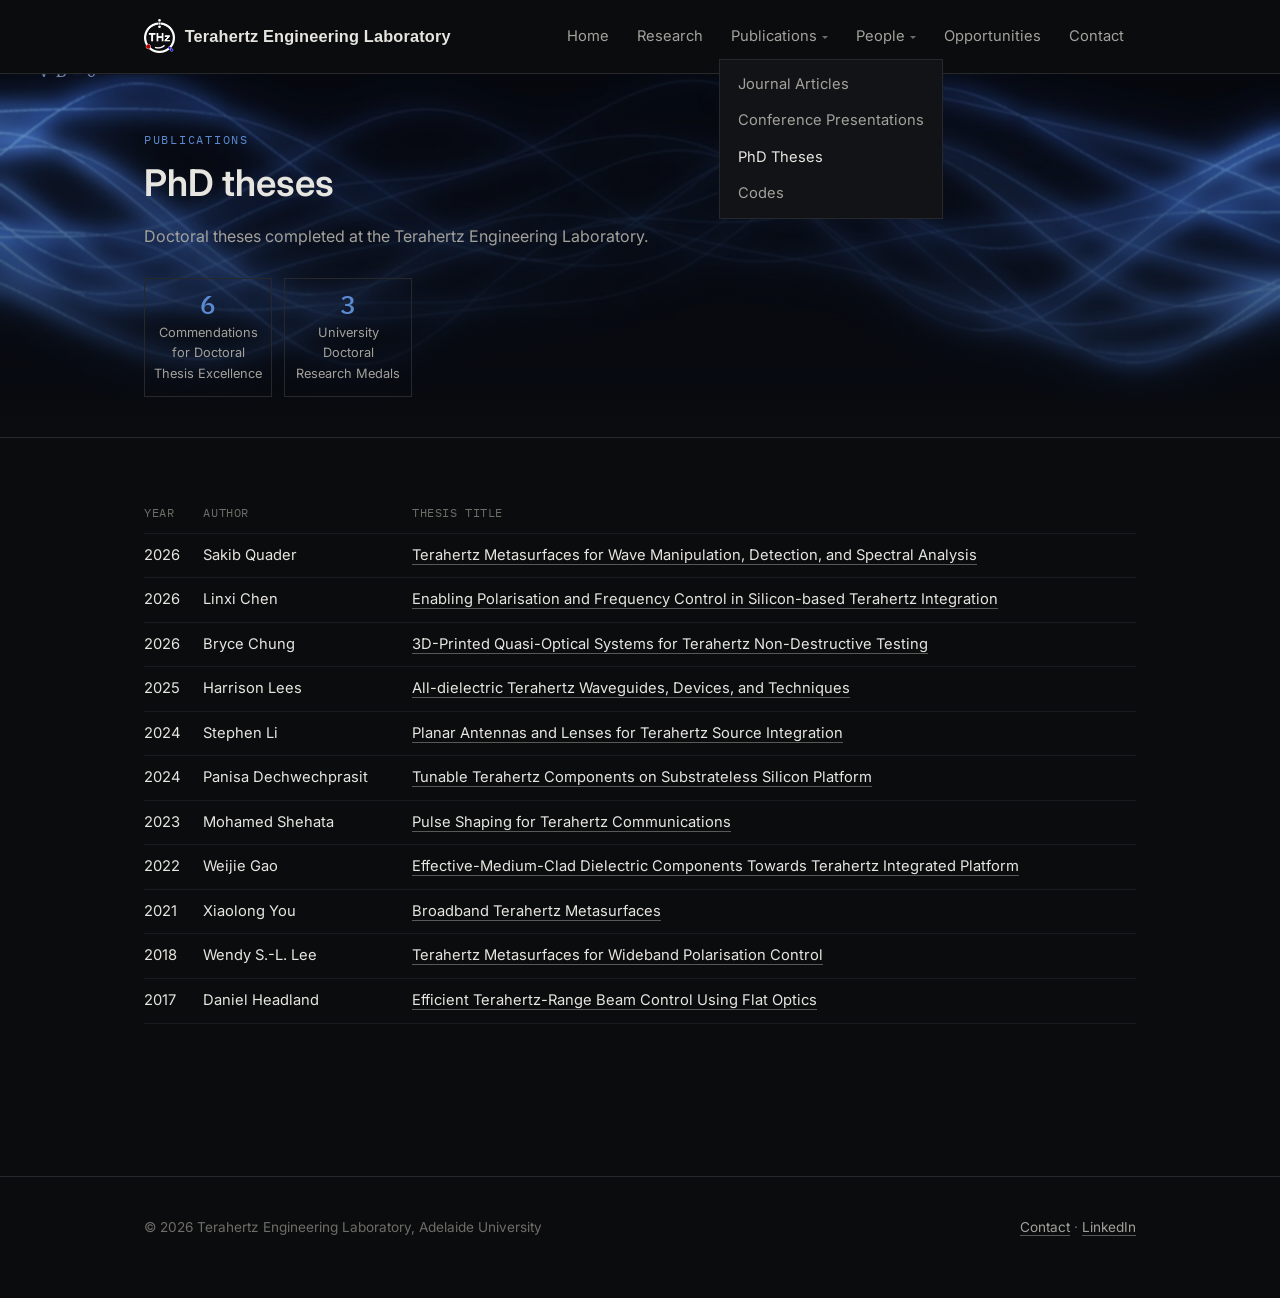
<file: publications/phd-theses.html>
<!DOCTYPE html>
<html lang="en">
<head>
<meta charset="UTF-8">
<meta name="viewport" content="width=device-width, initial-scale=1">
<meta http-equiv="Cache-Control" content="no-cache, no-store, must-revalidate">
<title>PhD Theses — Terahertz Engineering Laboratory</title>
<meta name="description" content="PhD theses produced at the Terahertz Engineering Laboratory, Adelaide University.">
<link rel="canonical" href="https://thz-el.org/publications/phd-theses.html">
<meta property="og:type" content="website">
<meta property="og:site_name" content="Terahertz Engineering Laboratory">
<meta property="og:title" content="PhD Theses — Terahertz Engineering Laboratory">
<meta property="og:description" content="PhD theses produced at the Terahertz Engineering Laboratory, Adelaide University.">
<meta property="og:url" content="https://thz-el.org/publications/phd-theses.html">
<meta property="og:image" content="https://thz-el.org/assets/img/group-photo-1.jpg">
<meta name="twitter:card" content="summary_large_image">
<link rel="icon" href="/assets/img/brand/favicon.png" type="image/png">
<link rel="preconnect" href="https://fonts.googleapis.com">
<link rel="preconnect" href="https://fonts.gstatic.com" crossorigin>
<link href="https://fonts.googleapis.com/css2?family=Inter:wght@400;500;600&family=IBM+Plex+Mono:wght@400;500&display=swap" rel="stylesheet">
<link rel="stylesheet" href="/assets/css/style.css?v=20260927d">
</head>
<body>

<header class="site-header">
  <div class="site-header-inner">
    <a class="brand plain" href="/index.html">
      <img class="brand-mark" src="/assets/img/brand/mark-white.png" alt="THz">
      <span class="brand-name">Terahertz Engineering Laboratory</span>
    </a>
    <nav class="primary-nav" aria-label="Primary">
      <ul>
        <li><a href="/index.html">Home</a></li>
        <li><a href="/research.html">Research</a></li>
        <li class="has-children open">
          <button class="nav-parent" aria-expanded="false">Publications</button>
          <div class="submenu">
            <a href="/publications/journal-articles.html">Journal Articles</a>
            <a href="/publications/conference-presentations.html">Conference Presentations</a>
            <a href="/publications/phd-theses.html" aria-current="page">PhD Theses</a>
            <a href="/publications/codes.html">Codes</a>
          </div>
        </li>
        <li class="has-children">
          <button class="nav-parent" aria-expanded="false">People</button>
          <div class="submenu">
            <a href="/people/researchers.html">Researchers</a>
            <a href="/people/alumni.html">Alumni</a>
            <a href="/people/coursework.html">Coursework Students</a>
            <a href="/people/visitors.html">Visitors</a>
          </div>
        </li>
        <li><a href="/opportunities.html">Opportunities</a></li>
        <li><a href="/contact.html">Contact</a></li>
      </ul>
    </nav>
    <button class="nav-toggle" aria-label="Toggle navigation" aria-expanded="false"><span></span></button>
  </div>
</header>

<main>

  <section class="page-hero">
    <div class="wrap-wide">
      <p class="hero-eyebrow">Publications</p>
      <h1>PhD theses</h1>
      <p class="lead">Doctoral theses completed at the Terahertz Engineering Laboratory.</p>
      <!-- STATS:START -->
      <div class="stats-row">
        <a class="stat" href="/people/alumni.html">
          <span class="stat-num">6</span>
          <span class="stat-label">Commendations for Doctoral<br>Thesis Excellence</span>
        </a>
        <a class="stat" href="/people/alumni.html">
          <span class="stat-num">3</span>
          <span class="stat-label">University Doctoral<br>Research Medals</span>
        </a>
      </div>
      <!-- STATS:END -->
    </div>
  </section>

  <section class="block">
    <div class="wrap-wide">
      <table class="data">
        <thead>
          <tr><th>Year</th><th>Author</th><th>Thesis title</th></tr>
        </thead>
        <tbody>
          <tr><td>2026</td><td>Sakib Quader</td><td><a href="/assets/theses/quader-2026.pdf">Terahertz Metasurfaces for Wave Manipulation, Detection, and Spectral Analysis</a></td></tr>
          <tr><td>2026</td><td>Linxi Chen</td><td><a href="/assets/theses/linxi-chen-2026.pdf">Enabling Polarisation and Frequency Control in Silicon-based Terahertz Integration</a></td></tr>
          <tr><td>2026</td><td>Bryce Chung</td><td><a href="/assets/theses/bryce-chung-2026.pdf">3D-Printed Quasi-Optical Systems for Terahertz Non-Destructive Testing</a></td></tr>
          <tr><td>2025</td><td>Harrison Lees</td><td><a href="/assets/theses/harrison-lees-2025.pdf">All-dielectric Terahertz Waveguides, Devices, and Techniques</a></td></tr>
          <tr><td>2024</td><td>Stephen Li</td><td><a href="/assets/theses/stephen-li-2024.pdf">Planar Antennas and Lenses for Terahertz Source Integration</a></td></tr>
          <tr><td>2024</td><td>Panisa Dechwechprasit</td><td><a href="/assets/theses/panisa-dechwechprasit-2024.pdf">Tunable Terahertz Components on Substrateless Silicon Platform</a></td></tr>
          <tr><td>2023</td><td>Mohamed Shehata</td><td><a href="/assets/theses/mohamed-shehata-2023.pdf">Pulse Shaping for Terahertz Communications</a></td></tr>
          <tr><td>2022</td><td>Weijie Gao</td><td><a href="/assets/theses/weijie-gao-2022.pdf">Effective-Medium-Clad Dielectric Components Towards Terahertz Integrated Platform</a></td></tr>
          <tr><td>2021</td><td>Xiaolong You</td><td><a href="/assets/theses/xiaolong-you-2021.pdf">Broadband Terahertz Metasurfaces</a></td></tr>
          <tr><td>2018</td><td>Wendy S.-L. Lee</td><td><a href="/assets/theses/wendy-lee-2018.pdf">Terahertz Metasurfaces for Wideband Polarisation Control</a></td></tr>
          <tr><td>2017</td><td>Daniel Headland</td><td><a href="/assets/theses/daniel-headland-2017.pdf">Efficient Terahertz-Range Beam Control Using Flat Optics</a></td></tr>
        </tbody>
      </table>
    </div>
  </section>

</main>

<footer class="site-footer">
  <div class="wrap-wide" style="display:block;">
    <div style="display:flex; justify-content:space-between; flex-wrap:wrap; gap:16px;">
      <span>&copy; <span data-copyright-year>2026</span> Terahertz Engineering Laboratory, Adelaide University</span>
      <span><a href="/contact.html">Contact</a> &middot; <a href="https://www.linkedin.com/company/thz-el">LinkedIn</a></span>
    </div>
  </div>
</footer>

<script src="/assets/js/main.js?v=20260927d"></script>
</body>
</html>
</file>
<file: assets/css/style.css>
/* ==========================================================================
   Terahertz Engineering Laboratory — design system
   Dark, minimal, academic. No gradients, no shadow-cards, no rounded chrome.
   ========================================================================== */

:root {
  --bg: #0b0c0e;
  --bg-raised: #121316;
  --line: #26282c;
  --line-soft: #1b1c1f;
  --text: #e7e5e0;
  --text-dim: #a3a19b;
  --text-faint: #6f6d68;
  --accent: #5c8ad1;
  --accent-dim: #3a537d;
  --link: #8fb3e6;
  --link-underline: rgba(143, 179, 230, 0.4);
  --gold: #d9a94a;
  --serif: "Source Serif 4", Georgia, "Times New Roman", serif;
  --sans: "Inter", -apple-system, BlinkMacSystemFont, "Segoe UI", sans-serif;
  --mono: "IBM Plex Mono", ui-monospace, SFMono-Regular, Menlo, monospace;
  --measure: 780px;
  --measure-wide: 1040px;
}

* { box-sizing: border-box; }
html { color-scheme: dark; }

body {
  margin: 0;
  background: var(--bg);
  color: var(--text);
  font-family: var(--sans);
  font-size: 16px;
  line-height: 1.6;
  -webkit-font-smoothing: antialiased;
  text-rendering: optimizeLegibility;
}

img { max-width: 100%; display: block; }

a {
  color: var(--text);
  text-decoration: none;
  border-bottom: 1px solid rgba(231, 229, 224, 0.35);
}
a:hover { color: var(--link); border-bottom-color: var(--link); }
a.plain { border-bottom: none; }

h1, h2, h3, h4 {
  font-weight: 600;
  line-height: 1.25;
  margin: 0 0 0.5em;
  color: var(--text);
}
h1 { font-family: var(--sans); font-size: 2.1rem; font-weight: 600; }
h2 { font-family: var(--sans); font-size: 1.4rem; font-weight: 600; }
h3 { font-family: var(--sans); font-size: 1.1rem; font-weight: 600; }
h4 { font-family: var(--sans); font-size: 1rem; text-transform: uppercase; letter-spacing: 0.06em; color: var(--text-dim); }

p { margin: 0 0 1em; }
p:last-child { margin-bottom: 0; }

.small { font-size: 0.875rem; color: var(--text-dim); }

/* ---------- layout ---------- */

.wrap {
  max-width: var(--measure);
  margin: 0 auto;
  padding: 0 24px;
}
.wrap-wide {
  max-width: var(--measure-wide);
  margin: 0 auto;
  padding: 0 24px;
}

main { display: block; padding-bottom: 96px; }

/* ---------- header / nav ---------- */

.site-header {
  border-bottom: 1px solid var(--line);
  background: var(--bg);
  position: sticky;
  top: 0;
  z-index: 20;
}
.site-header-inner {
  max-width: var(--measure-wide);
  margin: 0 auto;
  padding: 18px 24px;
  display: flex;
  align-items: center;
  justify-content: space-between;
  gap: 24px;
}
.brand {
  display: flex;
  align-items: center;
  gap: 10px;
  border-bottom: none;
}
.brand-mark {
  display: block;
  height: 34px;
  width: auto;
  transition: filter 0.2s ease;
}
.brand-name {
  font-family: Arial, Helvetica, sans-serif;
  font-weight: 700;
  font-size: 1.02rem;
  color: var(--text);
  letter-spacing: 0.01em;
  white-space: nowrap;
  transition: color 0.2s ease, text-shadow 0.2s ease;
}
.brand:hover .brand-mark {
  filter: drop-shadow(0 0 6px var(--accent)) drop-shadow(0 0 16px var(--accent)) drop-shadow(0 0 28px var(--accent));
}
.brand:hover .brand-name {
  text-shadow: 0 0 10px var(--accent), 0 0 22px var(--accent), 0 0 36px var(--accent);
}

nav.primary-nav {
  display: flex;
  align-items: center;
  gap: 2px;
}
nav.primary-nav ul {
  list-style: none;
  display: flex;
  margin: 0;
  padding: 0;
  gap: 4px;
}
nav.primary-nav > ul > li { position: relative; }
nav.primary-nav a,
nav.primary-nav button.nav-parent {
  display: block;
  padding: 8px 12px;
  font-size: 0.92rem;
  line-height: 1.4;
  color: var(--text-dim);
  border-bottom: none;
  white-space: nowrap;
  background: none;
  border: none;
  font-family: var(--sans);
  cursor: pointer;
  margin: 0;
  vertical-align: top;
}
nav.primary-nav a:hover,
nav.primary-nav button.nav-parent:hover,
nav.primary-nav a[aria-current="page"] { color: var(--text); }
nav.primary-nav button.nav-parent::after {
  content: "";
  display: inline-block;
  margin-left: 5px;
  border: 3px solid transparent;
  border-top-color: var(--text-faint);
  border-bottom: none;
  transform: translateY(-2px);
}

.submenu {
  display: none;
  position: absolute;
  top: 100%;
  left: 0;
  min-width: 210px;
  background: var(--bg-raised);
  border: 1px solid var(--line);
  padding: 6px;
  margin-top: 4px;
}
li.has-children.open .submenu { display: block; }
.submenu a {
  padding: 7px 10px;
  font-size: 0.88rem;
  color: var(--text-dim);
}
.submenu a:hover { color: var(--text); background: var(--line-soft); }

.nav-toggle {
  display: none;
  background: none;
  border: 1px solid var(--line);
  color: var(--text);
  width: 38px;
  height: 34px;
  padding: 0;
  cursor: pointer;
}
.nav-toggle span,
.nav-toggle span::before,
.nav-toggle span::after {
  content: "";
  display: block;
  width: 16px;
  height: 1px;
  background: var(--text);
  margin: 0 auto;
  position: relative;
}
.nav-toggle span::before { top: -5px; }
.nav-toggle span::after { top: 4px; }

/* ---------- hero ---------- */

.hero {
  padding: 88px 0 64px;
  border-bottom: 1px solid var(--line);
  background-image: linear-gradient(180deg, rgba(8,14,26,0.08) 0%, rgba(8,12,18,0.55) 80%, var(--bg) 100%), url("/assets/img/brand/header-bg.jpg?v=20260921g");
  background-size: cover;
  background-position: center;
}
.hero-inner {
  max-width: var(--measure-wide);
  margin: 0 auto;
  padding: 0 24px;
}
.hero-eyebrow {
  font-family: var(--mono);
  font-size: 0.78rem;
  letter-spacing: 0.14em;
  text-transform: uppercase;
  color: var(--accent);
  margin: 0 0 14px;
}
.hero h1 {
  font-size: clamp(1.7rem, 3.4vw, 2.7rem);
  white-space: nowrap;
  margin-bottom: 0.35em;
}
@media (max-width: 640px) {
  .hero h1 { white-space: normal; }
}
.hero p.lead {
  color: var(--text-dim);
  font-size: 1.05rem;
  max-width: 62ch;
}

.page-hero {
  padding: 56px 0 40px;
  border-bottom: 1px solid var(--line);
  background-image: linear-gradient(180deg, rgba(8,14,26,0.1) 0%, rgba(8,12,18,0.6) 84%, var(--bg) 100%), url("/assets/img/brand/header-bg.jpg?v=20260921g");
  background-size: cover;
  background-position: center;
}
.page-hero .hero-eyebrow { margin-bottom: 10px; }
.page-hero h1 { font-size: clamp(1.7rem, 3vw, 2.3rem); }
.page-hero p.lead { color: var(--text-dim); max-width: 68ch; }

/* ---------- sections ---------- */

section.block {
  padding: 56px 0;
  border-bottom: 1px solid var(--line-soft);
}
section.block:last-of-type { border-bottom: none; }
section.block > .wrap,
section.block > .wrap-wide { }
section.block h2 {
  margin-bottom: 0.6em;
}
section.block .section-num {
  font-family: var(--mono);
  color: var(--text-faint);
  font-size: 0.8rem;
  margin-bottom: 0.4em;
  display: block;
}
.prose { max-width: 68ch; color: var(--text-dim); }
.prose strong, .prose b { color: var(--text); font-weight: 600; }

.stats-row {
  display: grid;
  grid-template-columns: repeat(auto-fit, minmax(120px, 128px));
  justify-content: start;
  gap: 12px;
  margin-top: 28px;
  max-width: 68ch;
}
.stat { display: block; border: 1px solid var(--line); padding: 12px 8px; text-align: center; transition: border-color 0.15s ease; }
a.stat:hover { border-color: var(--accent); }
a.stat:hover .stat-num { color: var(--link); }
.stat-num {
  display: block;
  font-family: var(--mono);
  font-size: 1.6rem;
  font-weight: 500;
  color: var(--accent);
  line-height: 1.1;
}
.stat-label { display: block; font-size: 0.8rem; color: var(--text-dim); margin-top: 4px; }
.stat-sub { display: block; font-size: 0.72rem; color: var(--gold); margin-top: 3px; }
.stat-flags { display: flex; flex-wrap: wrap; justify-content: center; gap: 3px; margin-top: 6px; }
.stat-flags img { display: block; border-radius: 2px; }

/* ---------- grids / cards (flat, no shadows) ---------- */

.card {
  border: 1px solid var(--line);
  padding: 24px;
}
.card h3 { margin-bottom: 0.4em; }
.card .small { margin-top: 0.6em; }

/* ---------- lists (publications, people) ---------- */

.entry-title { color: var(--text); margin: 0 0 4px; font-weight: 500; }
.entry-meta { color: var(--text-dim); font-size: 0.92rem; }
.entry-links { margin-top: 6px; display: flex; gap: 14px; font-size: 0.85rem; }
.entry-links a { border-bottom: 1px dotted var(--link-underline); }

.copy-btn {
  display: inline-flex;
  align-items: center;
  justify-content: center;
  color: var(--text-dim);
  background: none;
  border: 1px solid var(--line);
  padding: 5px;
  margin: 2px 0 16px;
  cursor: pointer;
}
.copy-btn:hover { border-color: var(--text-faint); color: var(--text); }
.copy-btn:disabled { color: var(--accent); border-color: var(--accent-dim); cursor: default; }
.copy-btn-sm {
  border: none;
  padding: 2px;
  margin: 0 0 0 2px;
  vertical-align: middle;
  color: var(--text-faint);
}
.copy-btn-sm:hover { border-color: transparent; color: var(--text); }
.bibtex-btn { font-family: var(--mono); font-size: 11px; font-weight: 500; line-height: 1; letter-spacing: 1px; }

.year-heading {
  font-family: var(--mono);
  color: var(--accent);
  font-size: 1.3rem;
  font-weight: 500;
  margin: 72px 0 8px;
  padding-bottom: 10px;
  border-bottom: 2px solid var(--accent-dim);
}
.year-heading:first-child { margin-top: 0; }

/* year-heading sits first inside its own .year-block wrapper (for the year
   filter), so :first-child above always zeroes its margin -- space between
   years comes from the block gap instead */
.year-block + .year-block { margin-top: 72px; }

.pub-list { list-style: none; margin: 0; padding: 0; }
.pub-entry {
  padding: 20px 0;
  border-bottom: 1px solid var(--line-soft);
  display: flex;
  gap: 20px;
  align-items: flex-start;
}
.pub-entry:first-child { padding-top: 0; }
.pub-entry:last-child { border-bottom: none; }
.pub-entry[hidden] { display: none; }
.pub-entry .pub-thumb {
  flex: 0 0 120px;
  width: 120px;
  aspect-ratio: 4 / 3;
  object-fit: cover;
  background: var(--bg-raised);
}
.pub-entry .pub-thumb-empty {
  flex: 0 0 120px;
  width: 120px;
  aspect-ratio: 4 / 3;
  background: var(--bg-raised);
  border: 1px dashed var(--line);
}
.pub-entry .entry-body { flex: 1; min-width: 0; }
.pub-entry .entry-title { color: var(--text); margin: 0; font-weight: 400; font-size: 0.92rem; line-height: 1.55; }
.pub-entry .entry-title a { color: var(--text); border-bottom: 1px solid var(--link-underline); }
.pub-entry .entry-title a:hover { border-bottom-color: var(--link); }
.pub-entry .entry-meta { color: var(--text-dim); font-size: 0.85rem; margin: 6px 0 0; }
.pub-entry .entry-meta a { word-break: break-all; }


/* people */
.people-grid {
  display: grid;
  grid-template-columns: repeat(auto-fill, minmax(220px, 1fr));
  gap: 20px;
  margin-top: 8px;
}
.person {
  background: var(--bg);
  border: 1px solid var(--line);
  padding: 20px;
  display: flex;
  flex-direction: column;
  min-height: 440px;
}
.people-grid-compact .person { min-height: 300px; }
.person-photo {
  width: 100%;
  aspect-ratio: 5 / 6;
  object-fit: cover;
  margin-bottom: 14px;
  filter: grayscale(0.3);
}
.person-name { font-weight: 600; color: var(--text); }
.person-role { font-size: 0.85rem; color: var(--accent); margin: 2px 0 8px; }
.person-meta { font-size: 0.85rem; color: var(--text-dim); margin: 0 0 4px; }
.person-meta:last-of-type { margin-bottom: 8px; }
.person-links { display: flex; gap: 10px; flex-wrap: wrap; margin-top: auto; padding-top: 8px; }
.person-links a {
  display: inline-flex;
  align-items: center;
  justify-content: center;
  color: var(--text-faint);
  border-bottom: none;
}
.person-links a:hover { color: var(--text); }

/* simple data table (codes, theses, etc.) */
table.data {
  width: 100%;
  border-collapse: collapse;
  font-size: 0.92rem;
}
table.data th, table.data td {
  text-align: left;
  padding: 10px 14px 10px 0;
  border-bottom: 1px solid var(--line-soft);
  vertical-align: top;
}
table.data th {
  font-family: var(--mono);
  font-weight: 400;
  text-transform: uppercase;
  letter-spacing: 0.05em;
  font-size: 0.72rem;
  color: var(--text-faint);
}

/* fixed, matching column widths across a stack of same-shape tables (coursework students) */
table.data.cols-4 { table-layout: fixed; }
table.data.cols-4 col.c1 { width: 20%; }
table.data.cols-4 col.c2 { width: 12%; }
table.data.cols-4 col.c3 { width: 20%; }
table.data.cols-4 col.c4 { width: 48%; }

/* logos row */
.photo-row, .team-photo-row { display: flex; flex-wrap: wrap; gap: 16px; }
.photo-row { margin: 24px 0 10px; }
.team-photo-row { margin-top: 20px; }
.photo-row img, .team-photo-row figure { flex: 1 1 260px; min-width: 0; }
.team-photo-row figure { margin: 0; }
.photo-row img, .team-photo-row img { aspect-ratio: 3 / 2; object-fit: cover; border: 1px solid var(--line); }
.team-photo-row img { width: 100%; }
a.lightbox-link {
  display: block;
  border-bottom: none;
  cursor: zoom-in;
}
.team-photo-row figcaption {
  font-family: var(--mono);
  font-size: 0.78rem;
  color: var(--text-faint);
  margin-top: 8px;
}

/* ---------- lightbox ---------- */

.lightbox-overlay {
  position: fixed;
  inset: 0;
  background: rgba(5, 6, 8, 0.92);
  display: flex;
  align-items: center;
  justify-content: center;
  padding: 40px;
  z-index: 100;
  cursor: zoom-out;
}
.lightbox-overlay[hidden] { display: none; }
.lightbox-overlay img {
  max-width: 100%;
  max-height: 100%;
  border: 1px solid var(--line);
}
.lightbox-close {
  position: fixed;
  top: 20px;
  right: 24px;
  z-index: 101;
  background: none;
  border: 1px solid var(--line);
  color: var(--text);
  width: 38px;
  height: 38px;
  font-size: 1.2rem;
  line-height: 1;
  cursor: pointer;
}

.logo-row {
  display: flex;
  flex-wrap: wrap;
  align-items: stretch;
  gap: 14px;
  margin-top: 20px;
  max-width: 68ch;
}
.logo-row a, .logo-row span {
  border-bottom: none;
  display: flex;
  align-items: center;
  justify-content: center;
  opacity: 0.88;
  transition: opacity 0.15s ease;
}
.logo-row a:hover, .logo-row span:hover { opacity: 1; }
.logo-row img {
  max-height: 84px;
  max-width: 220px;
  width: auto;
  height: auto;
  transition: filter 0.2s ease;
}
.logo-row a:hover img, .logo-row span:hover img {
  filter: drop-shadow(0 0 6px var(--accent)) drop-shadow(0 0 16px var(--accent));
}

/* tags / pillboxes */
.tag-row { display: flex; flex-wrap: wrap; gap: 8px; margin-top: 14px; }
.tag-row-inline { display: inline-flex; vertical-align: middle; margin: 0 0 0 4px; gap: 6px; }
.tag {
  font-family: var(--mono);
  font-size: 0.68rem;
  font-weight: 500;
  letter-spacing: 0.01em;
  color: var(--text-dim);
  border: 1px solid var(--line);
  padding: 2px 8px;
  border-radius: 999px;
  white-space: nowrap;
  line-height: 1.6;
}
.tag-award {
  font-family: var(--sans);
  font-size: 0.72rem;
  font-weight: 600;
  letter-spacing: 0.01em;
  color: var(--bg);
  background: var(--gold);
  border: 1px solid var(--gold);
  padding: 1px 7px;
  border-radius: 999px;
  white-space: normal;
  line-height: 1.3;
}
.tag-award a { color: inherit; border-bottom: 1px dotted currentColor; }
.tag-note {
  font-family: var(--sans);
  font-size: 0.78rem;
  font-weight: 600;
  letter-spacing: 0.01em;
  color: var(--gold);
  white-space: normal;
  line-height: 1.4;
}
.tag-note a { color: inherit; border-bottom: 1px dotted currentColor; }
.note-sep { color: var(--text-faint); margin: 0 8px; }

.year-filter-label {
  font-family: var(--mono);
  font-size: 0.78rem;
  color: var(--text-faint);
  display: flex;
  align-items: center;
  gap: 8px;
}
.year-filter {
  font-family: var(--sans);
  font-size: 0.88rem;
  color: var(--text);
  background: var(--bg-raised);
  border: 1px solid var(--line);
  padding: 6px 10px;
  cursor: pointer;
}
.topic-filter { display: flex; flex-wrap: wrap; gap: 8px; }
.topic-filter-btn {
  font-family: var(--sans);
  font-size: 0.78rem;
  color: var(--text-dim);
  background: none;
  border: 1px solid var(--line);
  padding: 5px 12px;
  border-radius: 999px;
  cursor: pointer;
  line-height: 1.4;
}
.year-filter:hover, .topic-filter-btn:hover { border-color: var(--text-faint); }
.topic-filter-btn:hover { color: var(--text); }
.topic-filter-btn[aria-pressed="true"] {
  color: var(--bg);
  background: var(--accent);
  border-color: var(--accent);
}

/* research / topic cards */
.cluster-group { margin-bottom: 44px; }
.cluster-group:last-child { margin-bottom: 0; }
.cluster-group > h2 { margin-bottom: 20px; }
.card-grid {
  display: grid;
  grid-template-columns: repeat(2, 1fr);
  gap: 24px;
}
.card-grid-compact {
  grid-template-columns: repeat(auto-fill, minmax(260px, 1fr));
}
.card-grid .card {
  background: var(--bg);
  border: 1px solid var(--line);
  padding: 20px;
  display: flex;
  flex-direction: column;
}
.card-grid .card p { font-size: 0.88rem; }
.card p { color: var(--text-dim); font-size: 0.92rem; }
.card img {
  width: 100%;
  height: 160px;
  object-fit: cover;
  margin-bottom: 14px;
}
/* the plain (non-compact) card-grid is only used by wider, 2-column
   layouts (e.g. Codes) -- a fixed 160px height crops far more aggressively
   there than in the narrower auto-fill compact grid, so scale with width */
.card-grid:not(.card-grid-compact) .card img {
  height: auto;
  aspect-ratio: 16 / 9;
}

/* buttons */
.btn {
  display: inline-block;
  padding: 10px 18px;
  border: 1px solid var(--accent-dim);
  color: var(--text);
  font-size: 0.9rem;
  border-bottom-width: 1px;
}
.btn:hover { border-color: var(--accent); color: var(--link); }

/* ---------- footer ---------- */

.site-footer {
  border-top: 1px solid var(--line);
  padding: 40px 0 60px;
  color: var(--text-faint);
  font-size: 0.85rem;
}
.site-footer .wrap-wide {
  display: flex;
  justify-content: space-between;
  flex-wrap: wrap;
  gap: 16px;
}
.site-footer a { color: var(--text-dim); }
.acknowledgement {
  max-width: 42.9rem;
  margin: 0;
  color: var(--text-faint);
  font-size: 0.85rem;
}

/* ---------- responsive ---------- */

@media (max-width: 980px) {
  nav.primary-nav { display: none; }
  .nav-toggle { display: block; }
  .site-header.open nav.primary-nav {
    display: block;
    position: absolute;
    top: 100%;
    left: 0;
    right: 0;
    background: var(--bg);
    border-top: 1px solid var(--line);
    border-bottom: 1px solid var(--line);
  }
  .site-header.open nav.primary-nav ul {
    flex-direction: column;
    gap: 0;
    padding: 8px 24px 16px;
  }
  .site-header.open li.has-children .submenu {
    position: static;
    border: none;
    padding: 0 0 0 12px;
    margin-top: 0;
    background: none;
  }
}
@media (max-width: 860px) {
  .card-grid { grid-template-columns: 1fr; }
  .pub-entry .pub-thumb, .pub-entry .pub-thumb-empty { width: 96px; flex: 0 0 96px; }
}
@media (max-width: 520px) {
  /* .people-grid drops to a single column below this width, which would
     otherwise stretch .person-photo (width: 100%) to the full card width */
  .person-photo { width: 160px; align-self: center; }
}
</file>
